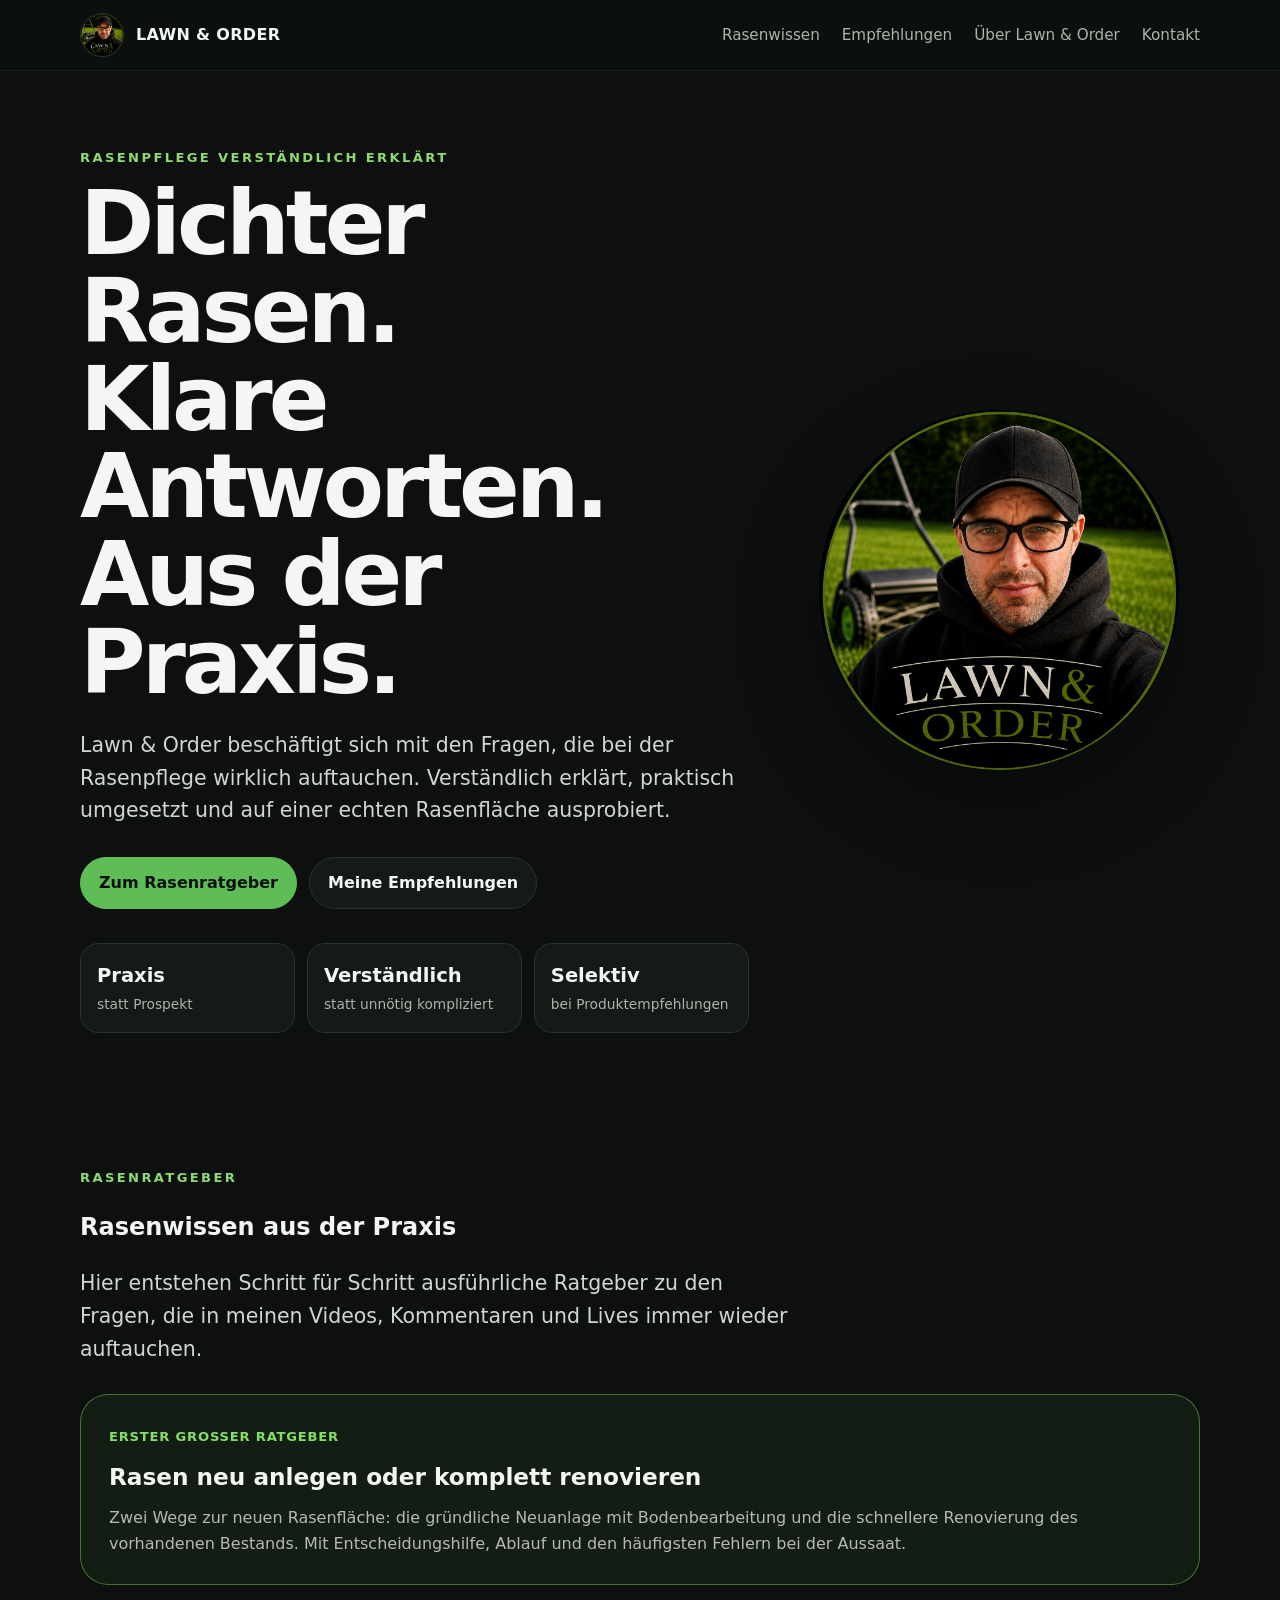
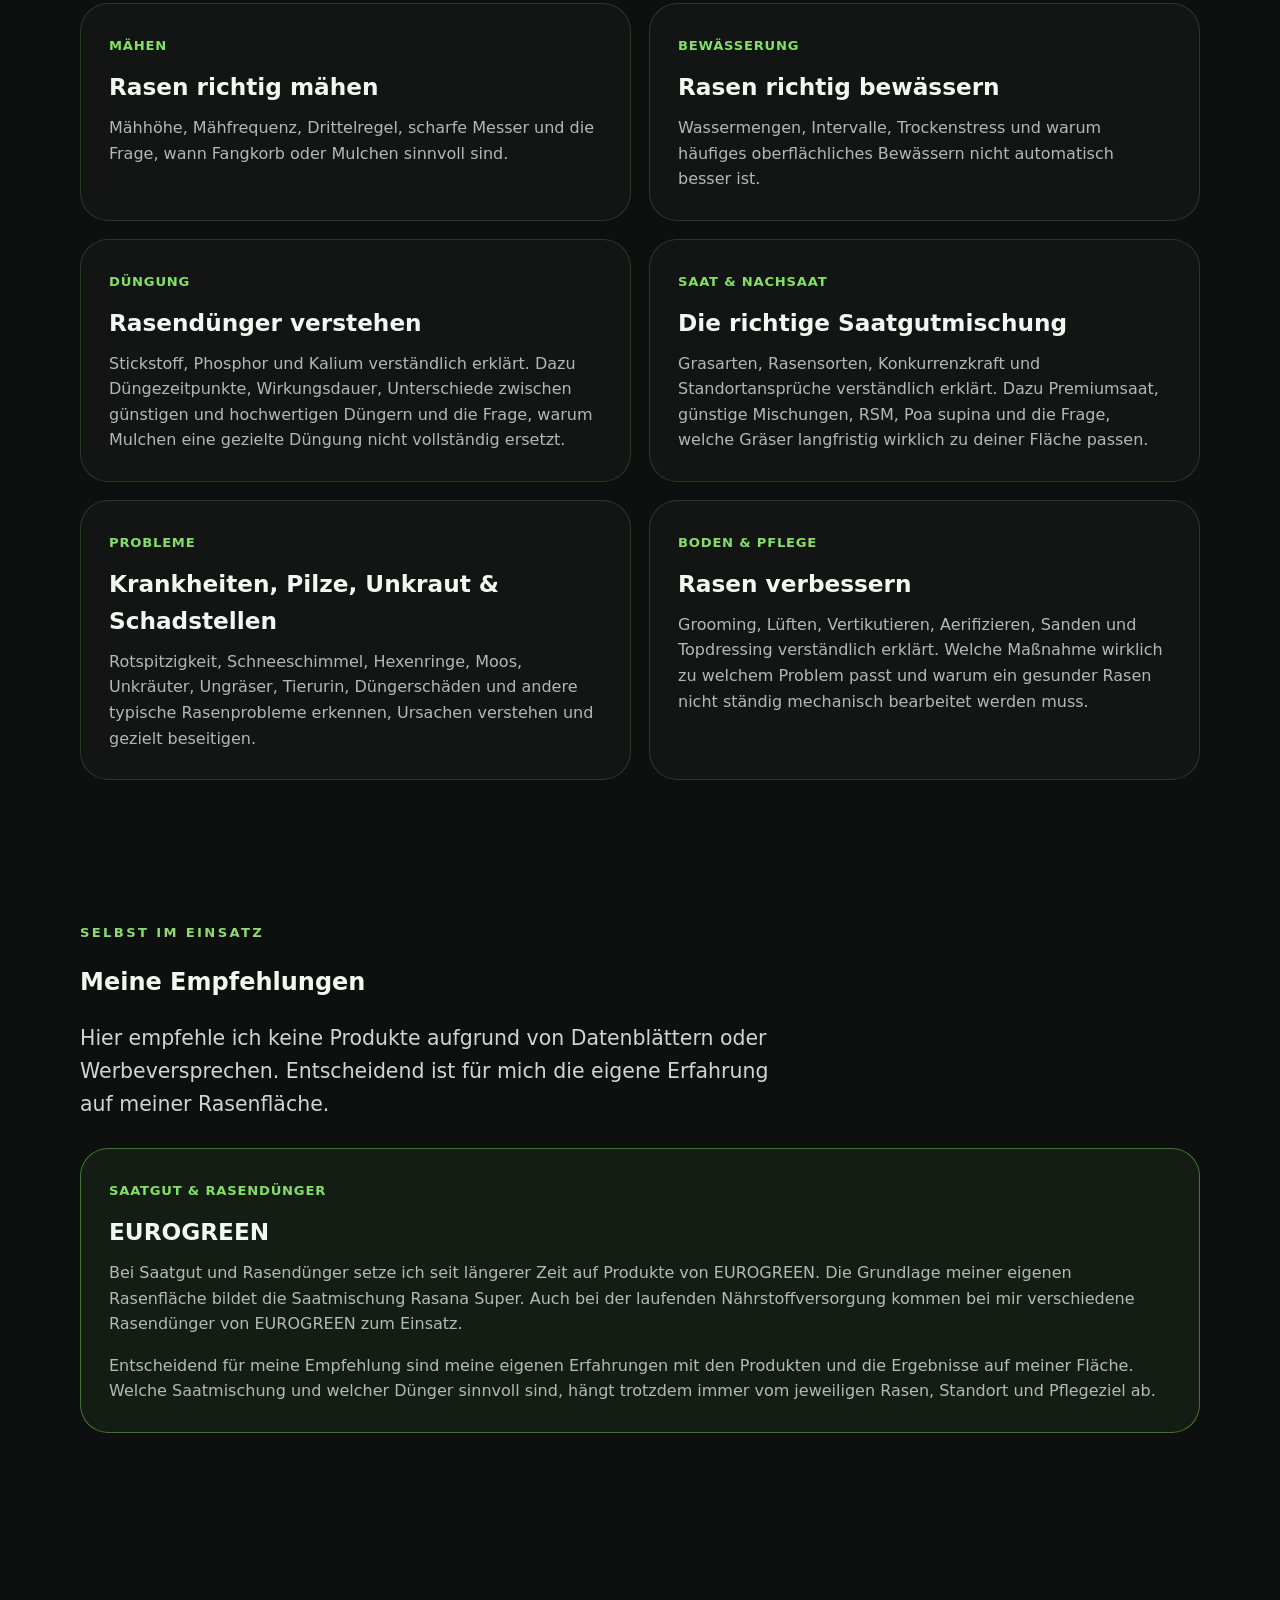
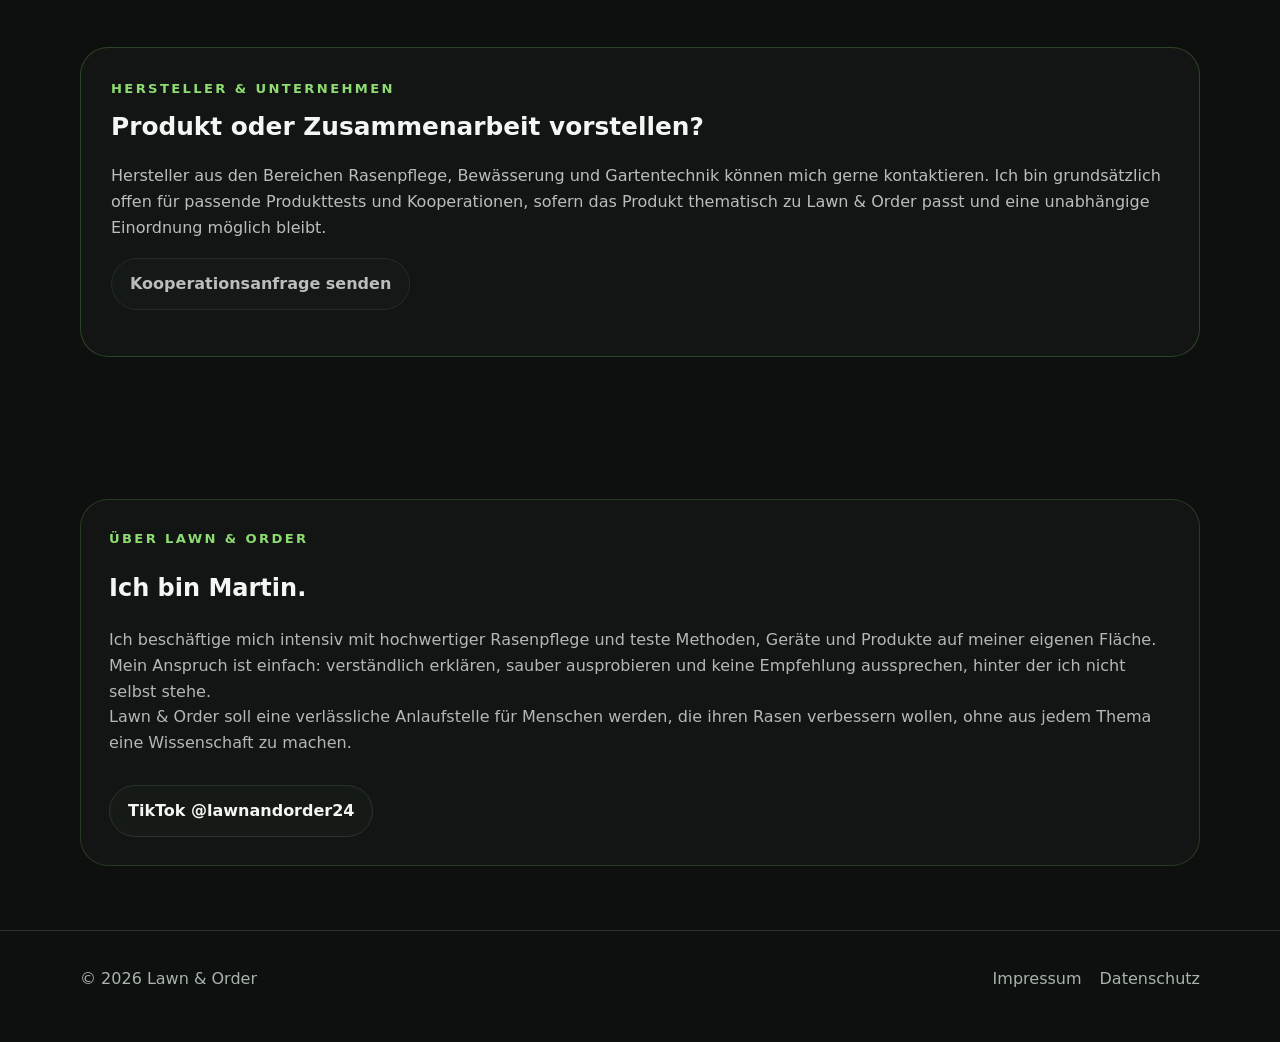
<file: index.html>
<!doctype html>
<html lang="de">
<head>
  <meta charset="utf-8">
  <meta name="viewport" content="width=device-width, initial-scale=1">

  <title>Lawn & Order | Rasenpflege verständlich erklärt</title>

  <meta name="description"
        content="Lawn & Order: verständliche Rasenpflege aus der Praxis. Wissen zu Neuanlage, Mähen, Bewässerung, Düngung, Saatgut und typischen Rasenproblemen.">

  <link rel="stylesheet" href="assets/style.css">

  <style>
    .guide-grid {
      display: grid;
      gap: 18px;
      margin-top: 28px;
    }

    .guide-card {
      display: block;
      padding: 28px;
      border: 1px solid rgba(140, 255, 110, .16);
      border-radius: 28px;
      background: rgba(255,255,255,.025);
      color: inherit;
      text-decoration: none;
    }

    .guide-card.primary-guide {
      border-color: rgba(140,255,110,.38);
      background: rgba(140,255,110,.055);
    }

    .guide-card h3 {
      margin: 10px 0 10px;
      font-size: 1.45rem;
    }

    .guide-card p {
      margin: 0;
      opacity: .72;
      line-height: 1.6;
    }

    .guide-label {
      display: inline-block;
      color: #84df67;
      font-weight: 800;
      letter-spacing: .06em;
      text-transform: uppercase;
      font-size: .82rem;
    }

    .contact-strip {
      margin-top: 72px;
      padding: 30px;
      border: 1px solid rgba(140,255,110,.2);
      border-radius: 28px;
      background: rgba(255,255,255,.025);
    }

    .contact-strip h3 {
      margin: 8px 0 12px;
      font-size: 1.55rem;
    }

    .contact-strip p {
      line-height: 1.65;
      opacity: .75;
    }

    .section-space {
      padding-top: 78px;
    }

    @media (min-width: 760px) {
      .guide-grid {
        grid-template-columns: repeat(2, 1fr);
      }

      .guide-card.primary-guide {
        grid-column: 1 / -1;
      }
    }
  </style>
</head>

<body>

<header>
  <div class="wrap nav">

    <a class="brand" href="#top">
      <img src="assets/lawn-order-profile.png" alt="Lawn & Order">
      <span>LAWN & ORDER</span>
    </a>

    <button class="menu-btn" aria-label="Menü öffnen">
      Menü
    </button>

    <nav>
      <a href="#wissen">Rasenwissen</a>
      <a href="#empfehlungen">Empfehlungen</a>
      <a href="#ueber">Über Lawn & Order</a>
      <a href="#kontakt">Kontakt</a>
    </nav>

  </div>
</header>


<main id="top">

  <!-- HERO -->
  <section class="hero">
    <div class="wrap hero-grid">

      <div>
        <div class="kicker">RASENPFLEGE VERSTÄNDLICH ERKLÄRT</div>

        <h1>
          Dichter Rasen.<br>
          Klare Antworten.<br>
          Aus der Praxis.
        </h1>

        <p class="lead">
          Lawn & Order beschäftigt sich mit den Fragen, die bei der
          Rasenpflege wirklich auftauchen. Verständlich erklärt,
          praktisch umgesetzt und auf einer echten Rasenfläche ausprobiert.
        </p>

        <div class="actions">
          <a class="btn primary" href="#wissen">Zum Rasenratgeber</a>
          <a class="btn" href="#empfehlungen">Meine Empfehlungen</a>
        </div>

        <div class="stats">

          <div class="stat">
            <strong>Praxis</strong>
            <span>statt Prospekt</span>
          </div>

          <div class="stat">
            <strong>Verständlich</strong>
            <span>statt unnötig kompliziert</span>
          </div>

          <div class="stat">
            <strong>Selektiv</strong>
            <span>bei Produktempfehlungen</span>
          </div>

        </div>
      </div>

      <div class="hero-logo">
        <img src="assets/lawn-order-profile.png"
             alt="Martin von Lawn & Order">
      </div>

    </div>
  </section>


  <!-- RATGEBER -->
  <section id="wissen" class="section-space">
    <div class="wrap">

      <div class="kicker">RASENRATGEBER</div>
      <h2>Rasenwissen aus der Praxis</h2>

      <p class="lead">
        Hier entstehen Schritt für Schritt ausführliche Ratgeber zu den
        Fragen, die in meinen Videos, Kommentaren und Lives immer wieder
        auftauchen.
      </p>


      <div class="guide-grid">

        <a class="guide-card primary-guide"
           href="rasen-neu-anlegen.html">

          <span class="guide-label">Erster großer Ratgeber</span>

          <h3>Rasen neu anlegen oder komplett renovieren</h3>

          <p>
            Zwei Wege zur neuen Rasenfläche: die gründliche Neuanlage
            mit Bodenbearbeitung und die schnellere Renovierung des
            vorhandenen Bestands. Mit Entscheidungshilfe, Ablauf und
            den häufigsten Fehlern bei der Aussaat.
          </p>

        </a>


        <a class="guide-card"
           href="rasen-richtig-maehen.html">

          <span class="guide-label">Mähen</span>

          <h3>Rasen richtig mähen</h3>

          <p>
            Mähhöhe, Mähfrequenz, Drittelregel, scharfe Messer und die
            Frage, wann Fangkorb oder Mulchen sinnvoll sind.
          </p>

        </a>


        <a class="guide-card"
           href="rasen-richtig-bewaessern.html">

          <span class="guide-label">Bewässerung</span>

          <h3>Rasen richtig bewässern</h3>

          <p>
            Wassermengen, Intervalle, Trockenstress und warum häufiges
            oberflächliches Bewässern nicht automatisch besser ist.
          </p>

        </a>


        <a class="guide-card"
           href="rasenduenger-verstehen.html">

          <span class="guide-label">Düngung</span>

          <h3>Rasendünger verstehen</h3>

          <p>
            Stickstoff, Phosphor und Kalium verständlich erklärt.
            Dazu Düngezeitpunkte, Wirkungsdauer, Unterschiede zwischen
            günstigen und hochwertigen Düngern und die Frage, warum
            Mulchen eine gezielte Düngung nicht vollständig ersetzt.
          </p>

        </a>


        <a class="guide-card"
           href="rasensaat-verstehen.html">

          <span class="guide-label">Saat & Nachsaat</span>

          <h3>Die richtige Saatgutmischung</h3>

          <p>
            Grasarten, Rasensorten, Konkurrenzkraft und Standortansprüche
            verständlich erklärt. Dazu Premiumsaat, günstige Mischungen,
            RSM, Poa supina und die Frage, welche Gräser langfristig
            wirklich zu deiner Fläche passen.
          </p>

        </a>


        <a class="guide-card"
           href="rasenprobleme.html">

          <span class="guide-label">Probleme</span>

          <h3>Krankheiten, Pilze, Unkraut & Schadstellen</h3>

          <p>
            Rotspitzigkeit, Schneeschimmel, Hexenringe, Moos, Unkräuter,
            Ungräser, Tierurin, Düngerschäden und andere typische
            Rasenprobleme erkennen, Ursachen verstehen und gezielt
            beseitigen.
          </p>

        </a>


        <a class="guide-card"
           href="rasen-verbessern.html">

          <span class="guide-label">Boden & Pflege</span>

          <h3>Rasen verbessern</h3>

          <p>
            Grooming, Lüften, Vertikutieren, Aerifizieren, Sanden und
            Topdressing verständlich erklärt. Welche Maßnahme wirklich
            zu welchem Problem passt und warum ein gesunder Rasen nicht
            ständig mechanisch bearbeitet werden muss.
          </p>

        </a>

      </div>
    </div>
  </section>


  <!-- EMPFEHLUNGEN -->
  <section id="empfehlungen" class="section-space">
    <div class="wrap">

      <div class="kicker">SELBST IM EINSATZ</div>
      <h2>Meine Empfehlungen</h2>

      <p class="lead">
        Hier empfehle ich keine Produkte aufgrund von Datenblättern
        oder Werbeversprechen. Entscheidend ist für mich die eigene
        Erfahrung auf meiner Rasenfläche.
      </p>


      <div class="guide-grid">

        <div class="guide-card primary-guide">

          <span class="guide-label">Saatgut & Rasendünger</span>

          <h3>EUROGREEN</h3>

          <p>
            Bei Saatgut und Rasendünger setze ich seit längerer Zeit
            auf Produkte von EUROGREEN. Die Grundlage meiner eigenen
            Rasenfläche bildet die Saatmischung Rasana Super.
            Auch bei der laufenden Nährstoffversorgung kommen bei mir
            verschiedene Rasendünger von EUROGREEN zum Einsatz.
          </p>

          <p style="margin-top: 16px;">
            Entscheidend für meine Empfehlung sind meine eigenen
            Erfahrungen mit den Produkten und die Ergebnisse auf meiner
            Fläche. Welche Saatmischung und welcher Dünger sinnvoll sind,
            hängt trotzdem immer vom jeweiligen Rasen, Standort und
            Pflegeziel ab.
          </p>

        </div>

      </div>

    </div>
  </section>


  <!-- HERSTELLERKONTAKT -->
  <section id="kontakt" class="section-space">
    <div class="wrap">

      <div class="contact-strip">

        <div class="kicker">HERSTELLER & UNTERNEHMEN</div>

        <h3>Produkt oder Zusammenarbeit vorstellen?</h3>

        <p>
          Hersteller aus den Bereichen Rasenpflege, Bewässerung und
          Gartentechnik können mich gerne kontaktieren. Ich bin
          grundsätzlich offen für passende Produkttests und Kooperationen,
          sofern das Produkt thematisch zu Lawn & Order passt und eine
          unabhängige Einordnung möglich bleibt.
        </p>

        <p>
          <a class="btn"
             href="mailto:passonmartin@gmx.de?subject=Kooperationsanfrage%20Lawn%20%26%20Order">
            Kooperationsanfrage senden
          </a>
        </p>

      </div>

    </div>
  </section>


  <!-- ÜBER MICH -->
  <section id="ueber" class="section-space">
    <div class="wrap">

      <div class="guide-card">

        <div class="kicker">ÜBER LAWN & ORDER</div>

        <h2>Ich bin Martin.</h2>

        <p>
          Ich beschäftige mich intensiv mit hochwertiger Rasenpflege
          und teste Methoden, Geräte und Produkte auf meiner eigenen
          Fläche.
        </p>

        <p>
          Mein Anspruch ist einfach: verständlich erklären,
          sauber ausprobieren und keine Empfehlung aussprechen,
          hinter der ich nicht selbst stehe.
        </p>

        <p>
          Lawn & Order soll eine verlässliche Anlaufstelle für Menschen
          werden, die ihren Rasen verbessern wollen, ohne aus jedem
          Thema eine Wissenschaft zu machen.
        </p>


        <div class="actions">

          <a class="btn"
             href="https://www.tiktok.com/@lawnandorder24"
             target="_blank"
             rel="noopener">
            TikTok @lawnandorder24
          </a>

        </div>

      </div>

    </div>
  </section>

</main>


<footer>
  <div class="wrap footer-grid">

    <div>
      © <span id="year"></span> Lawn & Order
    </div>

    <div class="footer-links">
      <a href="impressum.html">Impressum</a>
      <a href="datenschutz.html">Datenschutz</a>
    </div>

  </div>
</footer>


<script src="assets/site.js"></script>

<!-- Cloudflare Web Analytics -->
<script type="module"
        src="https://static.cloudflareinsights.com/beacon.min.js"
        data-cf-beacon='{"token":"a2f7cc6054b54eefbcc6976ba16e450b"}'>
</script>
<!-- End Cloudflare Web Analytics -->

</body>
</html>
</file>
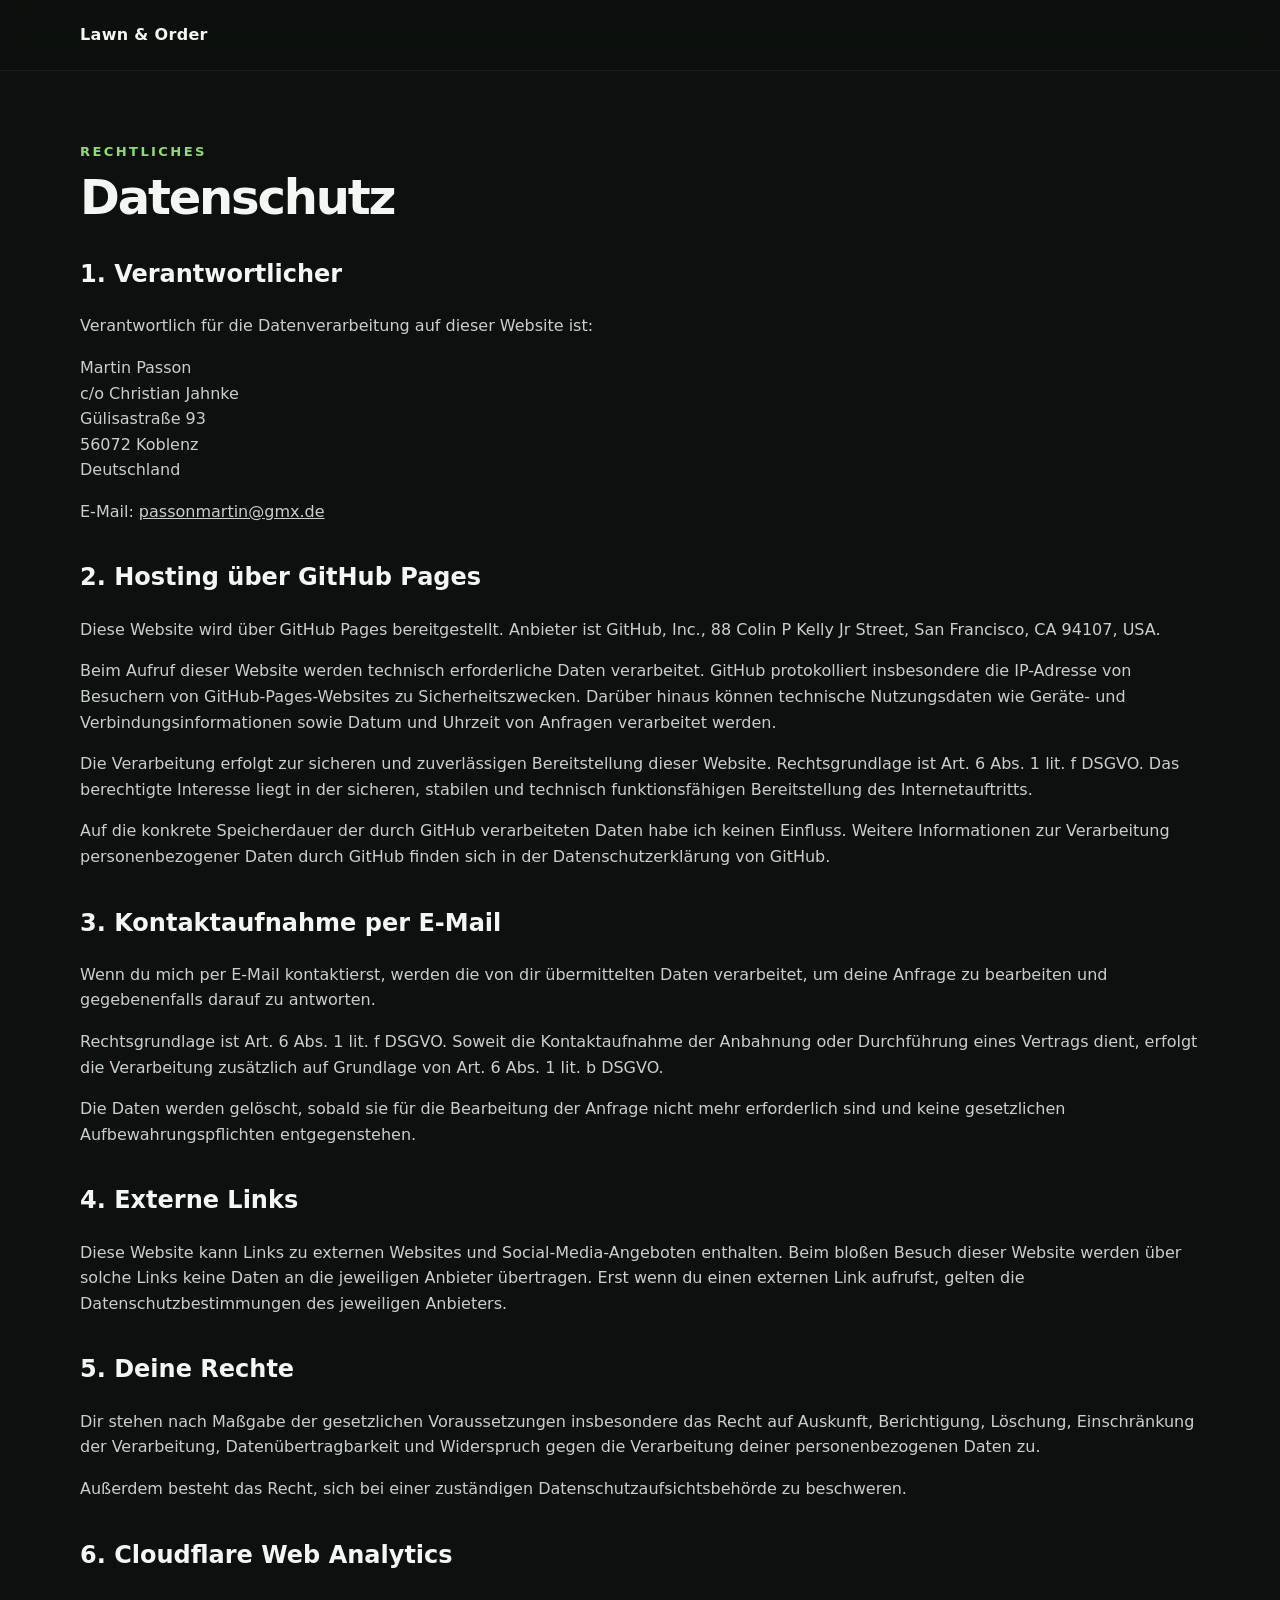
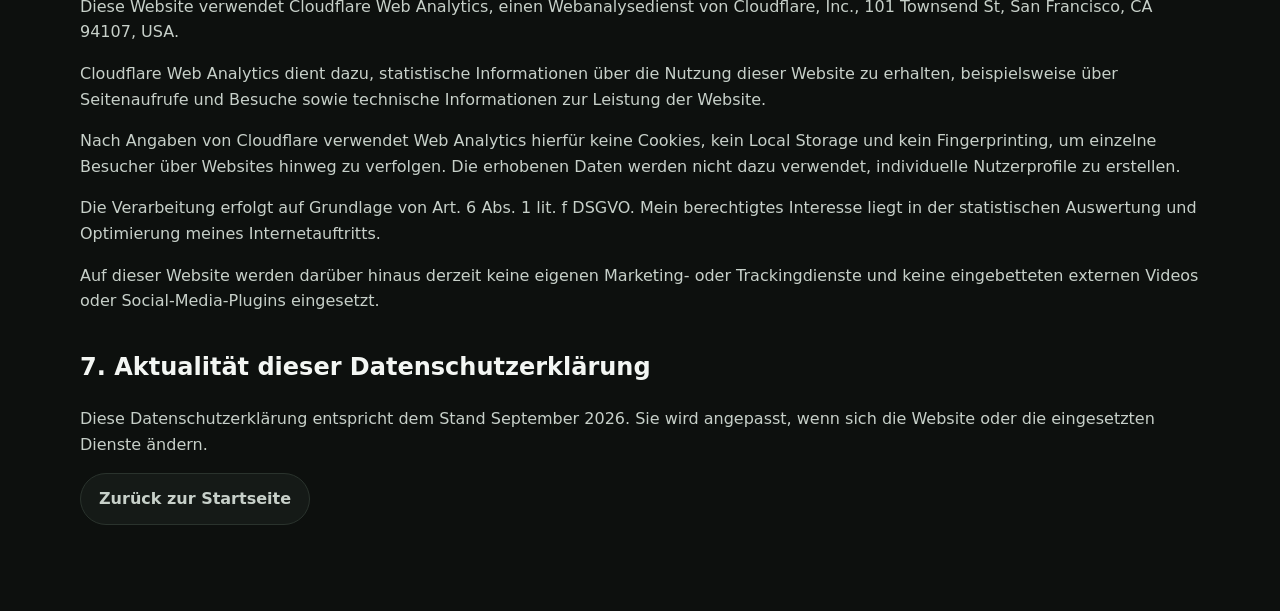
<file: datenschutz.html>
<!doctype html>
<html lang="de">
<head>
  <meta charset="utf-8">
  <meta name="viewport" content="width=device-width, initial-scale=1">
  <title>Datenschutz | Lawn & Order</title>
  <link rel="stylesheet" href="assets/style.css">
</head>

<body>
  <header>
    <div class="wrap nav">
      <a class="brand" href="index.html">Lawn & Order</a>
    </div>
  </header>

  <main class="legal">
    <div class="wrap">
      <div class="kicker">Rechtliches</div>
      <h1>Datenschutz</h1>

      <h2>1. Verantwortlicher</h2>
      <p>
        Verantwortlich für die Datenverarbeitung auf dieser Website ist:
      </p>

      <p>
        Martin Passon<br>
        c/o Christian Jahnke<br>
        Gülisastraße 93<br>
        56072 Koblenz<br>
        Deutschland
      </p>

      <p>
        E-Mail:
        <a href="mailto:passonmartin@gmx.de">passonmartin@gmx.de</a>
      </p>

      <h2>2. Hosting über GitHub Pages</h2>
      <p>
        Diese Website wird über GitHub Pages bereitgestellt.
        Anbieter ist GitHub, Inc., 88 Colin P Kelly Jr Street,
        San Francisco, CA 94107, USA.
      </p>

      <p>
        Beim Aufruf dieser Website werden technisch erforderliche Daten
        verarbeitet. GitHub protokolliert insbesondere die IP-Adresse
        von Besuchern von GitHub-Pages-Websites zu Sicherheitszwecken.
        Darüber hinaus können technische Nutzungsdaten wie Geräte- und
        Verbindungsinformationen sowie Datum und Uhrzeit von Anfragen
        verarbeitet werden.
      </p>

      <p>
        Die Verarbeitung erfolgt zur sicheren und zuverlässigen
        Bereitstellung dieser Website. Rechtsgrundlage ist Art. 6 Abs. 1
        lit. f DSGVO. Das berechtigte Interesse liegt in der sicheren,
        stabilen und technisch funktionsfähigen Bereitstellung des
        Internetauftritts.
      </p>

      <p>
        Auf die konkrete Speicherdauer der durch GitHub verarbeiteten
        Daten habe ich keinen Einfluss. Weitere Informationen zur
        Verarbeitung personenbezogener Daten durch GitHub finden sich
        in der Datenschutzerklärung von GitHub.
      </p>

      <h2>3. Kontaktaufnahme per E-Mail</h2>
      <p>
        Wenn du mich per E-Mail kontaktierst, werden die von dir
        übermittelten Daten verarbeitet, um deine Anfrage zu bearbeiten
        und gegebenenfalls darauf zu antworten.
      </p>

      <p>
        Rechtsgrundlage ist Art. 6 Abs. 1 lit. f DSGVO. Soweit die
        Kontaktaufnahme der Anbahnung oder Durchführung eines Vertrags
        dient, erfolgt die Verarbeitung zusätzlich auf Grundlage von
        Art. 6 Abs. 1 lit. b DSGVO.
      </p>

      <p>
        Die Daten werden gelöscht, sobald sie für die Bearbeitung der
        Anfrage nicht mehr erforderlich sind und keine gesetzlichen
        Aufbewahrungspflichten entgegenstehen.
      </p>

      <h2>4. Externe Links</h2>
      <p>
        Diese Website kann Links zu externen Websites und
        Social-Media-Angeboten enthalten. Beim bloßen Besuch dieser
        Website werden über solche Links keine Daten an die jeweiligen
        Anbieter übertragen. Erst wenn du einen externen Link aufrufst,
        gelten die Datenschutzbestimmungen des jeweiligen Anbieters.
      </p>

      <h2>5. Deine Rechte</h2>
      <p>
        Dir stehen nach Maßgabe der gesetzlichen Voraussetzungen
        insbesondere das Recht auf Auskunft, Berichtigung, Löschung,
        Einschränkung der Verarbeitung, Datenübertragbarkeit und
        Widerspruch gegen die Verarbeitung deiner personenbezogenen
        Daten zu.
      </p>

      <p>
        Außerdem besteht das Recht, sich bei einer zuständigen
        Datenschutzaufsichtsbehörde zu beschweren.
      </p>

      <h2>6. Cloudflare Web Analytics</h2>
<p>
  Diese Website verwendet Cloudflare Web Analytics, einen
  Webanalysedienst von Cloudflare, Inc., 101 Townsend St,
  San Francisco, CA 94107, USA.
</p>

<p>
  Cloudflare Web Analytics dient dazu, statistische Informationen
  über die Nutzung dieser Website zu erhalten, beispielsweise über
  Seitenaufrufe und Besuche sowie technische Informationen zur
  Leistung der Website.
</p>

<p>
  Nach Angaben von Cloudflare verwendet Web Analytics hierfür keine
  Cookies, kein Local Storage und kein Fingerprinting, um einzelne
  Besucher über Websites hinweg zu verfolgen. Die erhobenen Daten
  werden nicht dazu verwendet, individuelle Nutzerprofile zu erstellen.
</p>

<p>
  Die Verarbeitung erfolgt auf Grundlage von Art. 6 Abs. 1 lit. f
  DSGVO. Mein berechtigtes Interesse liegt in der statistischen
  Auswertung und Optimierung meines Internetauftritts.
</p>

<p>
  Auf dieser Website werden darüber hinaus derzeit keine eigenen
  Marketing- oder Trackingdienste und keine eingebetteten externen
  Videos oder Social-Media-Plugins eingesetzt.
</p>

      <h2>7. Aktualität dieser Datenschutzerklärung</h2>
      <p>
        Diese Datenschutzerklärung entspricht dem Stand September 2026.
        Sie wird angepasst, wenn sich die Website oder die eingesetzten
        Dienste ändern.
      </p>

      <p>
        <a class="btn" href="index.html">Zurück zur Startseite</a>
      </p>
    </div>
  </main>
</body>
</html>
</file>
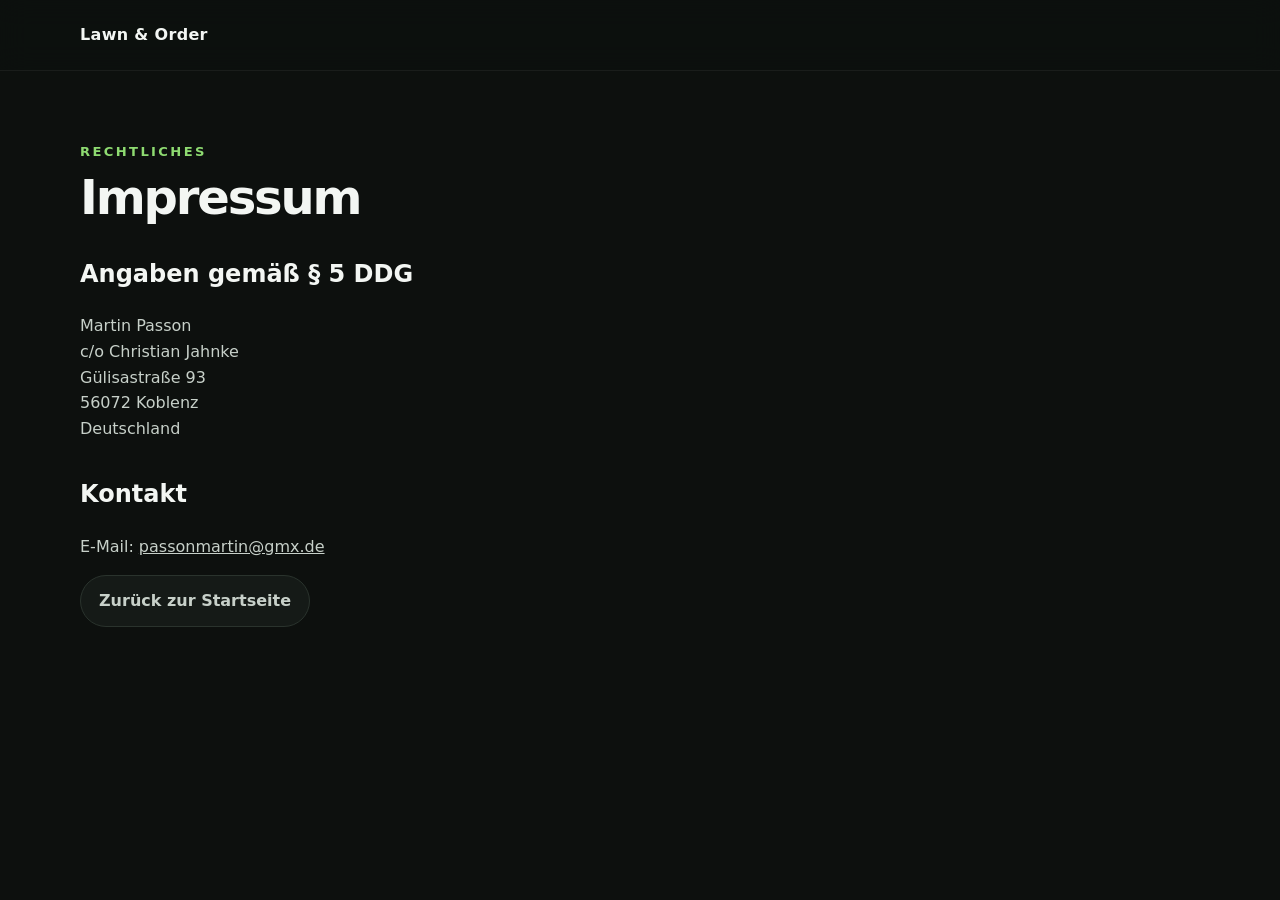
<file: impressum.html>
<!doctype html>
<html lang="de">
<head>
  <meta charset="utf-8">
  <meta name="viewport" content="width=device-width, initial-scale=1">
  <title>Impressum | Lawn & Order</title>
  <link rel="stylesheet" href="assets/style.css">
</head>

<body>
  <header>
    <div class="wrap nav">
      <a class="brand" href="index.html">Lawn & Order</a>
    </div>
  </header>

  <main class="legal">
    <div class="wrap">
      <div class="kicker">Rechtliches</div>
      <h1>Impressum</h1>

      <h2>Angaben gemäß § 5 DDG</h2>
      <p>
        Martin Passon<br>
        c/o Christian Jahnke<br>
        Gülisastraße 93<br>
        56072 Koblenz<br>
        Deutschland
      </p>

      <h2>Kontakt</h2>
      <p>
        E-Mail:
        <a href="mailto:passonmartin@gmx.de">passonmartin@gmx.de</a>
      </p>

      <p>
        <a class="btn" href="index.html">Zurück zur Startseite</a>
      </p>
    </div>
  </main>

<!-- Cloudflare Web Analytics -->
<script type="module" src="https://static.cloudflareinsights.com/beacon.min.js"
        data-cf-beacon='{"token":"DEIN-TOKEN"}'></script>
<!-- End Cloudflare Web Analytics -->

</body>
</html>
</file>
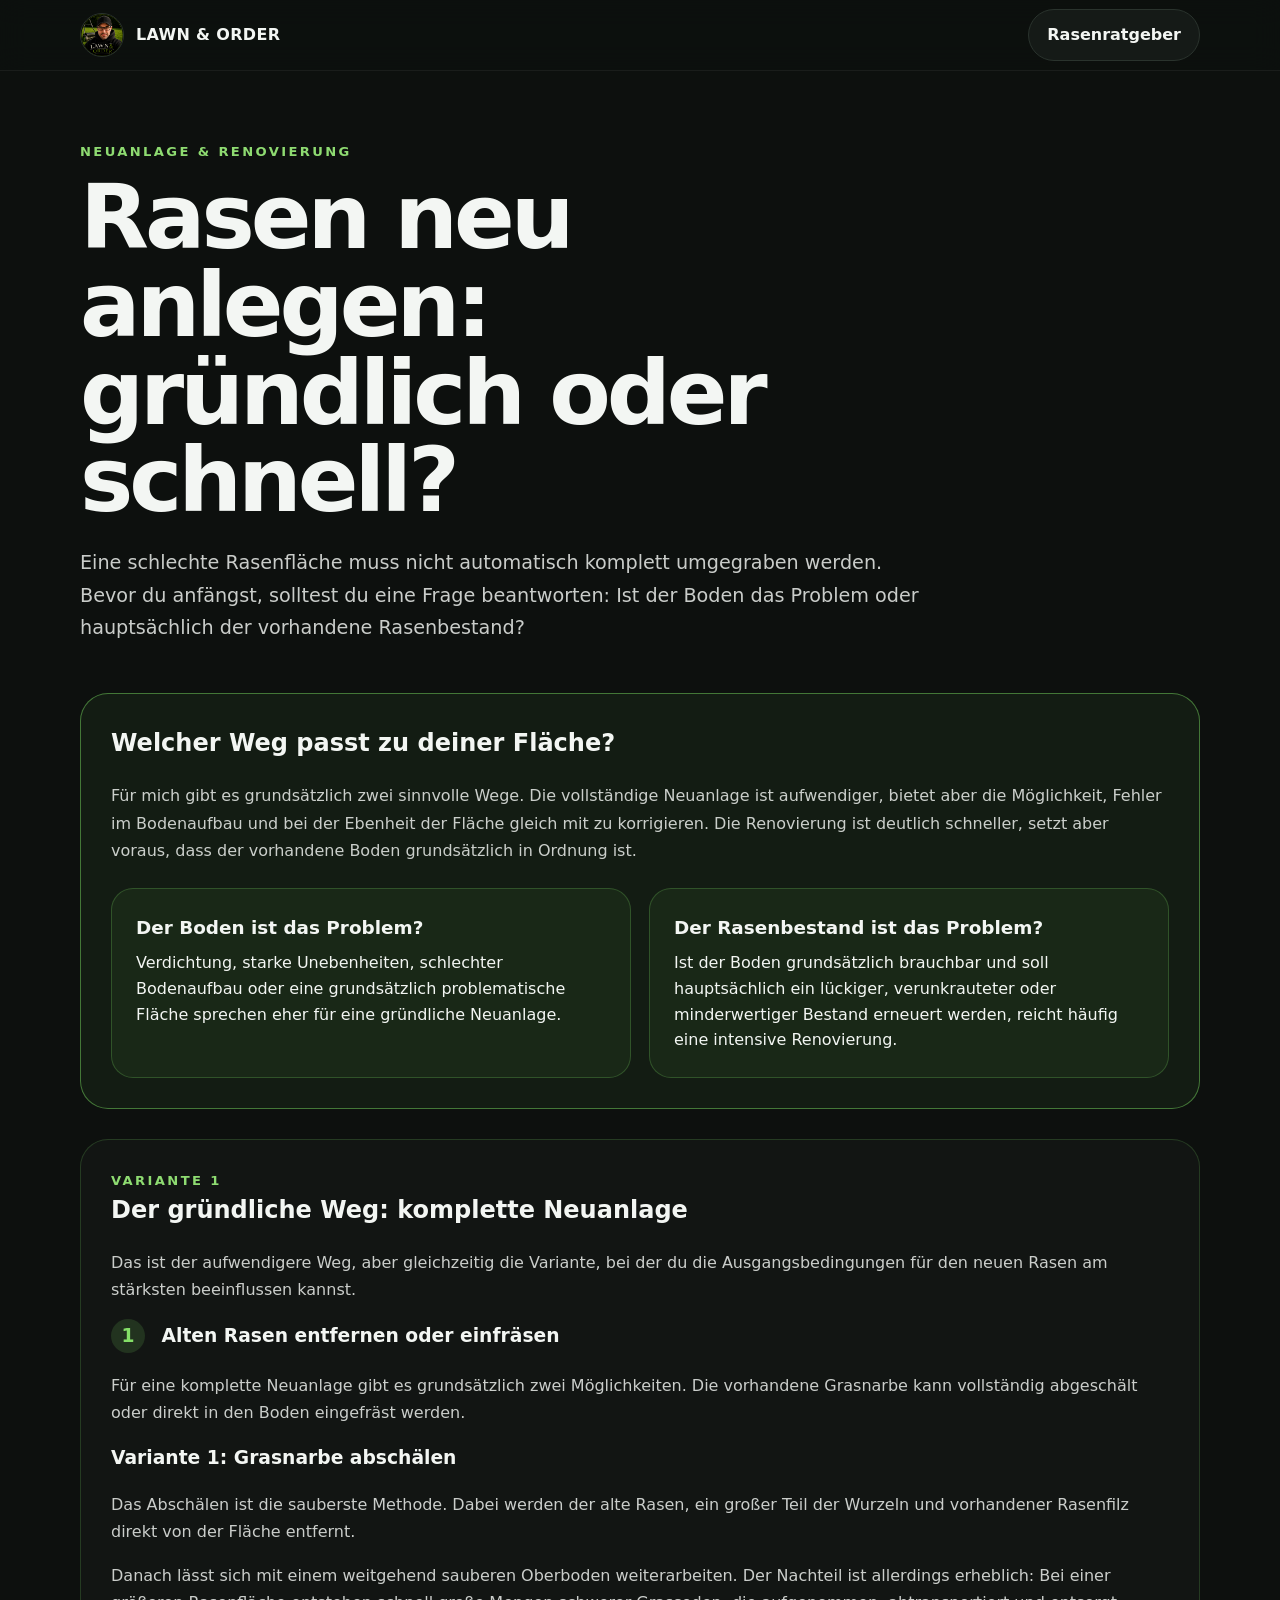
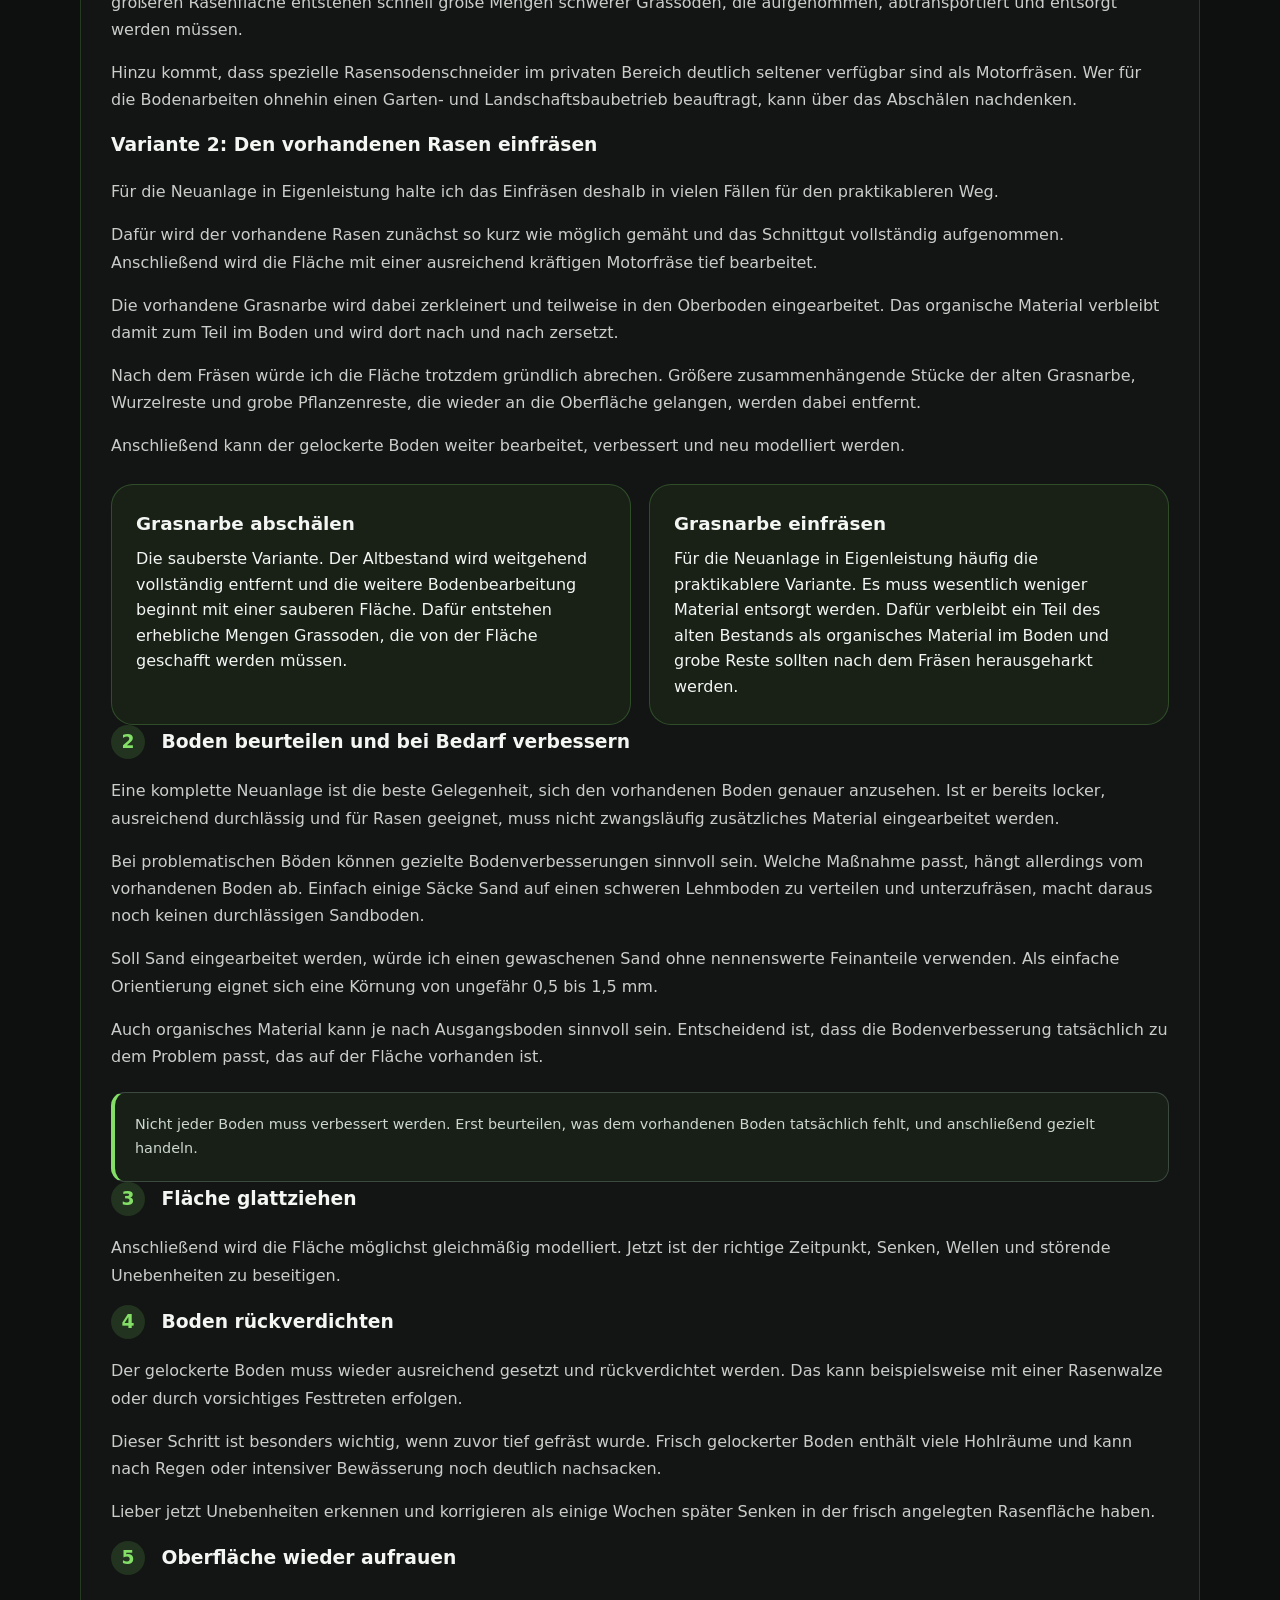
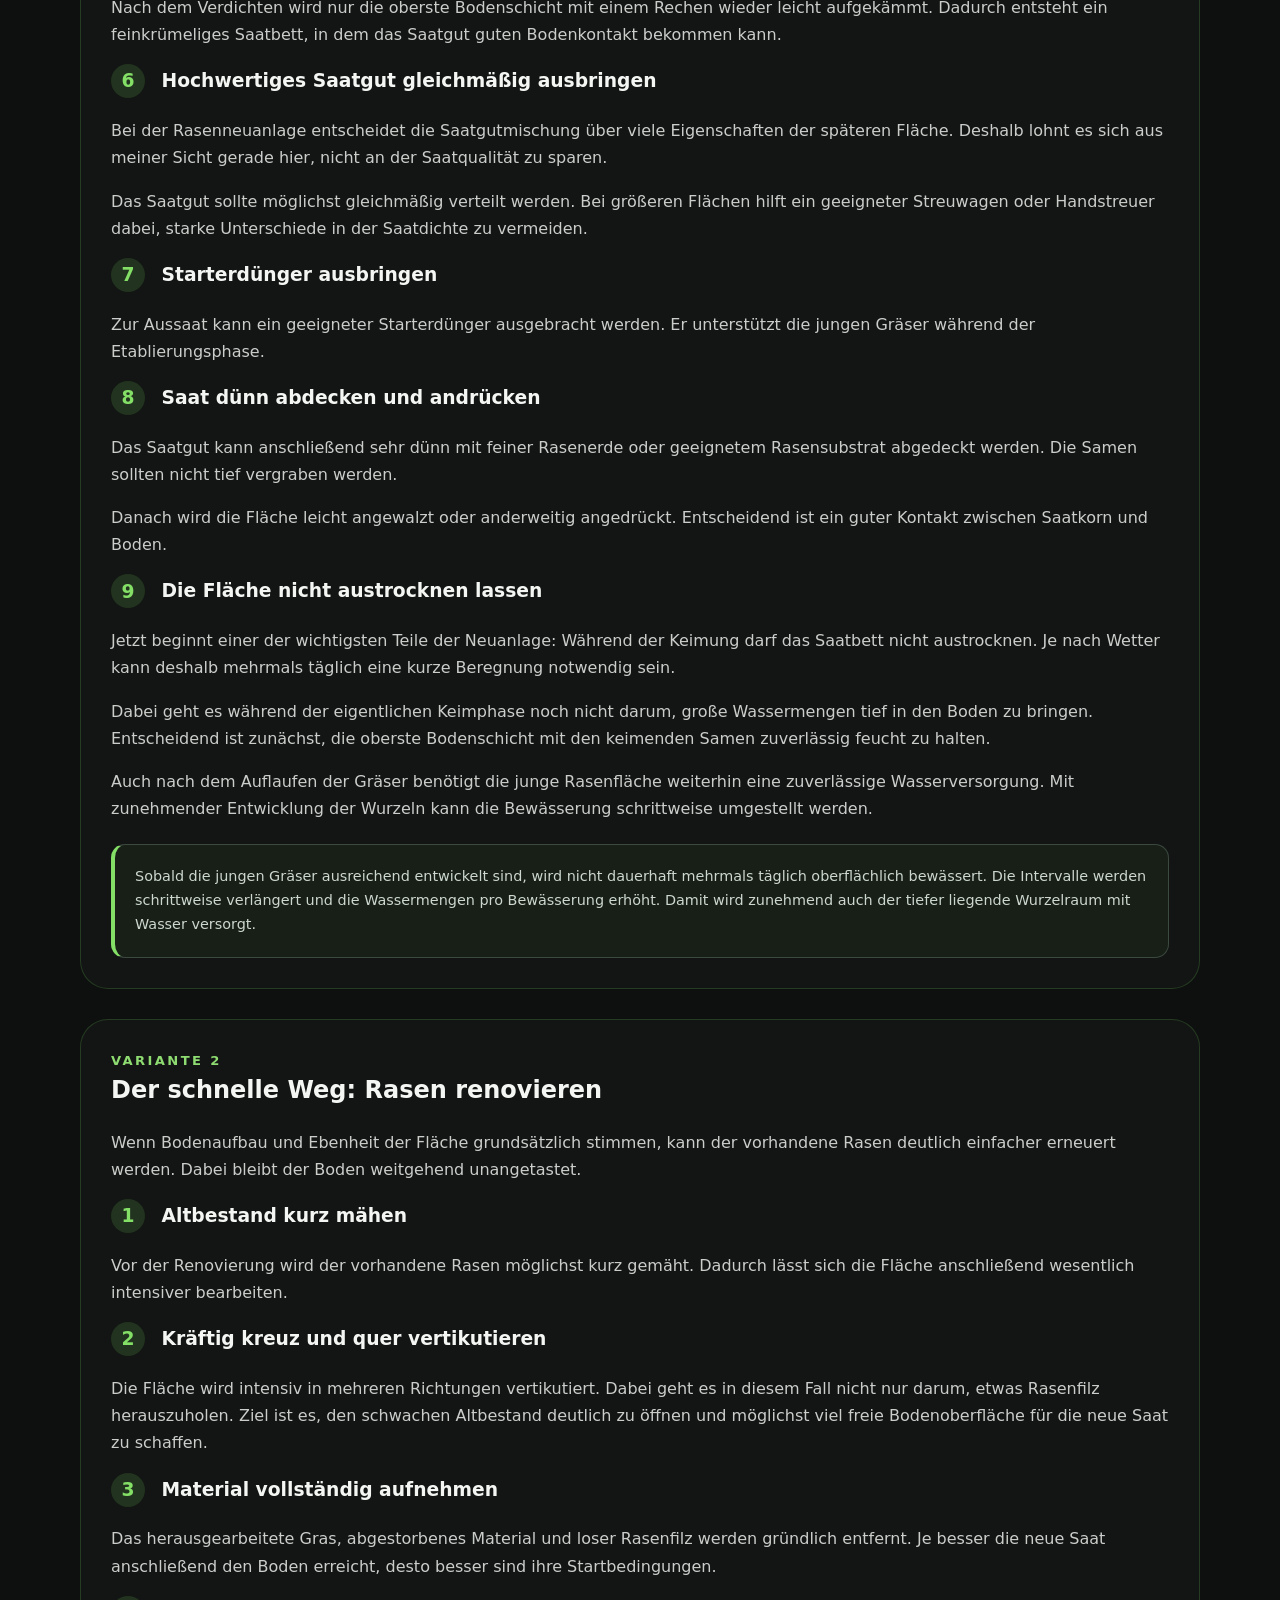
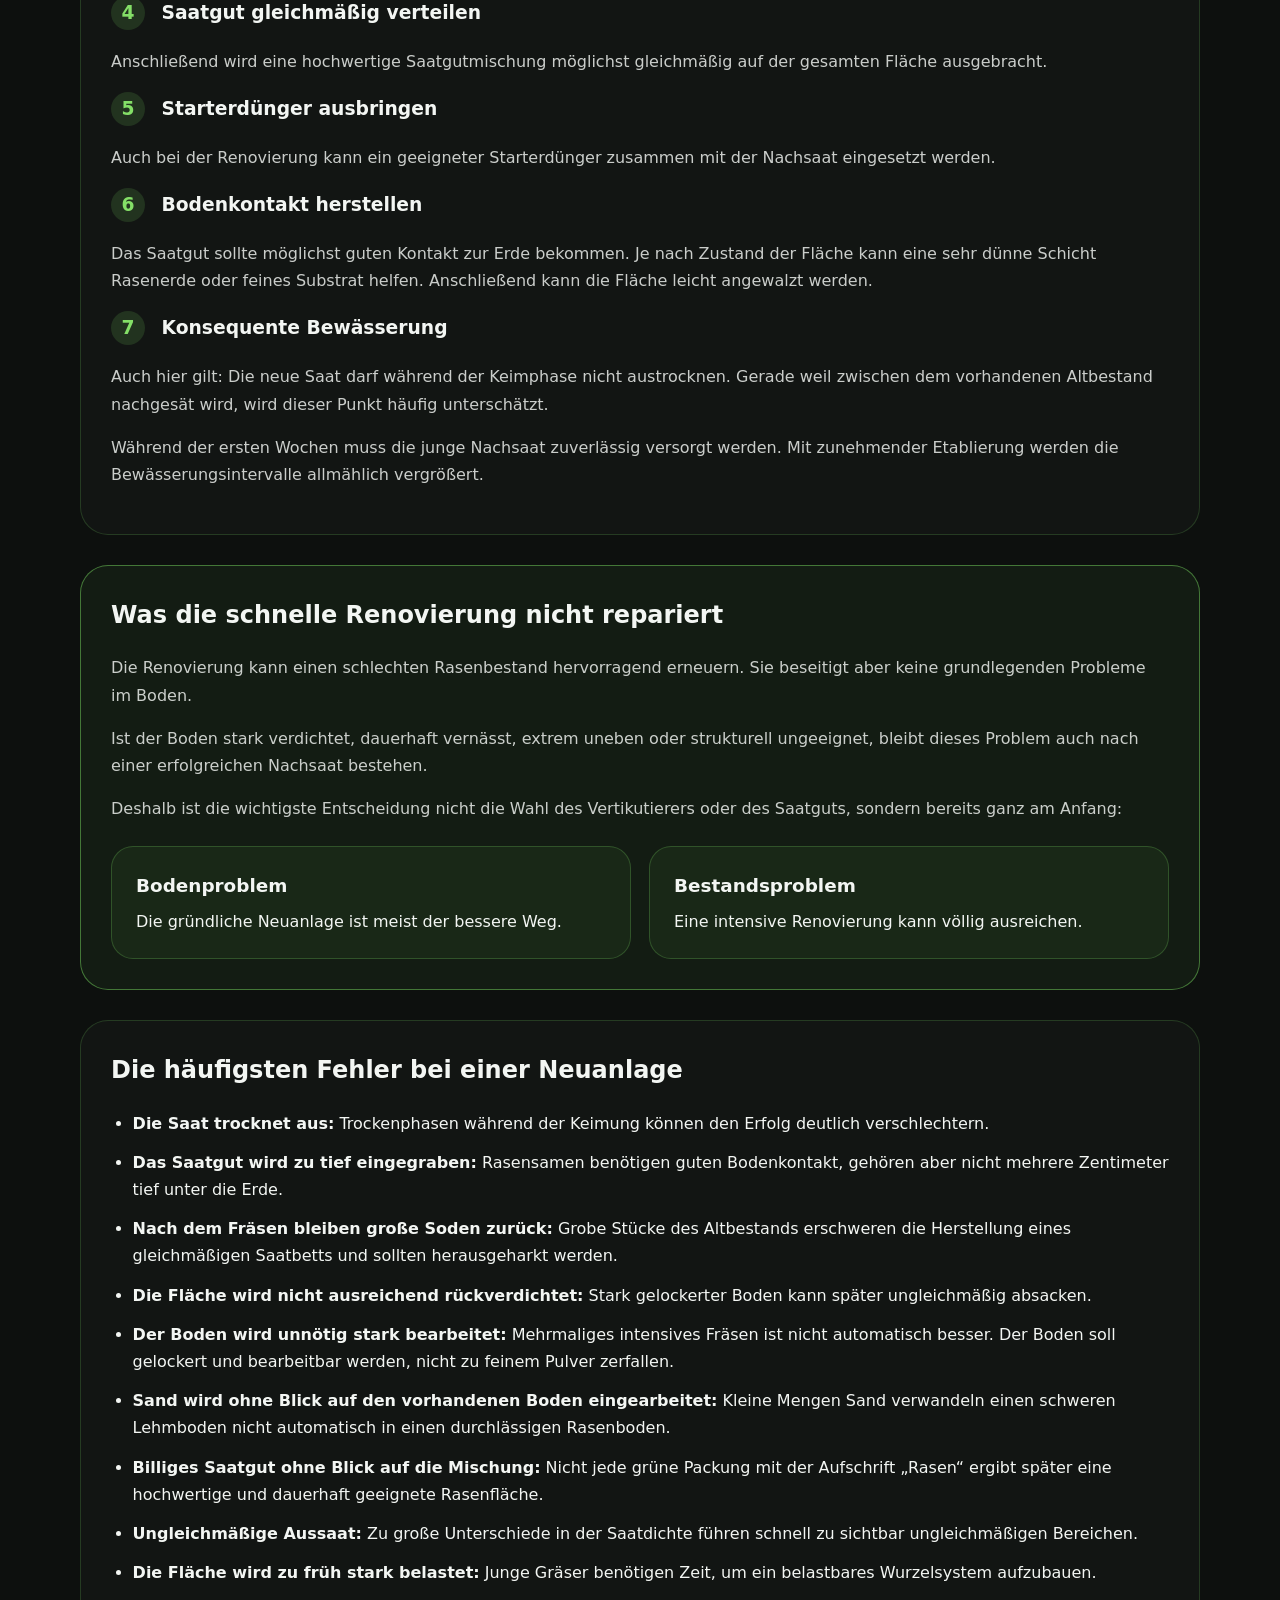
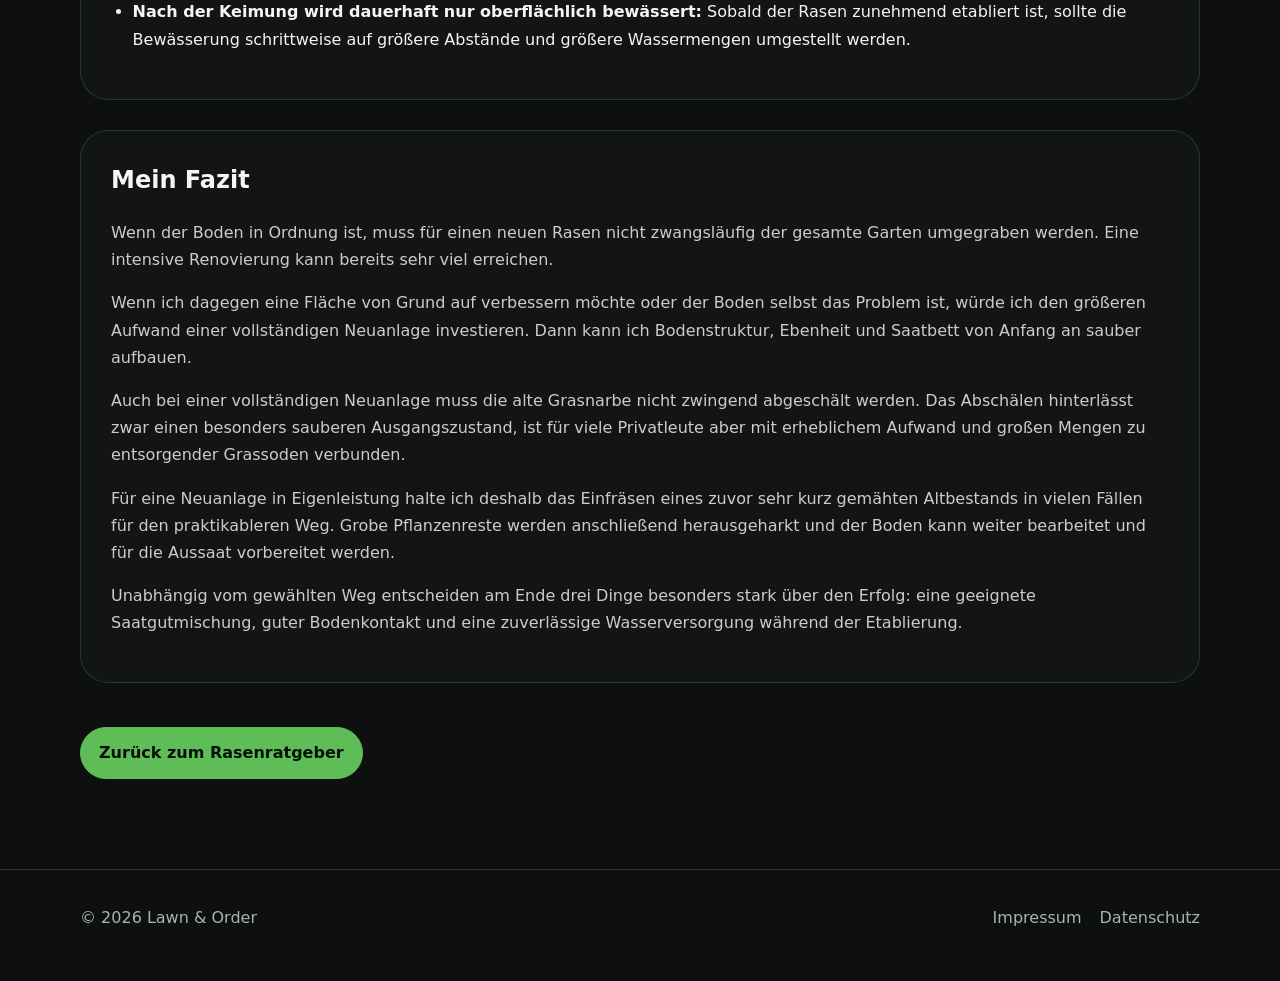
<file: rasen-neu-anlegen.html>
<!doctype html>
<html lang="de">
<head>
  <meta charset="utf-8">
  <meta name="viewport" content="width=device-width, initial-scale=1">

  <title>Rasen neu anlegen oder renovieren | Lawn & Order</title>

  <meta name="description"
        content="Rasen neu anlegen oder vorhandenen Rasen renovieren: zwei Wege zur neuen Rasenfläche mit Bodenbearbeitung, Saat, Starterdünger und richtiger Bewässerung.">

  <link rel="stylesheet" href="assets/style.css">

  <style>
    .article {
      padding: 70px 0 90px;
    }

    .article-head {
      max-width: 850px;
      margin-bottom: 48px;
    }

    .article-head h1 {
      margin-bottom: 22px;
    }

    .article-intro {
      font-size: 1.2rem;
      line-height: 1.7;
      opacity: .82;
    }

    .article-block {
      margin-top: 30px;
      padding: 30px;
      border: 1px solid rgba(140,255,110,.16);
      border-radius: 28px;
      background: rgba(255,255,255,.025);
    }

    .article-block.highlight {
      border-color: rgba(140,255,110,.4);
      background: rgba(140,255,110,.05);
    }

    .article-block h2,
    .article-block h3 {
      margin-top: 0;
    }

    .article-block p,
    .article-block li {
      line-height: 1.7;
    }

    .article-block p {
      opacity: .82;
    }

    .article-block ul,
    .article-block ol {
      padding-left: 1.35rem;
    }

    .article-block li {
      margin-bottom: 12px;
    }

    .decision {
      display: grid;
      gap: 18px;
      margin-top: 24px;
    }

    .decision-card {
      padding: 24px;
      border-radius: 22px;
      background: rgba(140,255,110,.055);
      border: 1px solid rgba(140,255,110,.2);
    }

    .decision-card strong {
      display: block;
      margin-bottom: 8px;
      font-size: 1.15rem;
    }

    .step-number {
      display: inline-flex;
      align-items: center;
      justify-content: center;
      width: 34px;
      height: 34px;
      margin-right: 10px;
      border-radius: 50%;
      background: rgba(140,255,110,.13);
      color: #84df67;
      font-weight: 800;
    }

    .note {
      margin-top: 22px;
      padding: 20px;
      border-left: 4px solid #84df67;
      background: rgba(140,255,110,.045);
      line-height: 1.65;
    }

    .back-area {
      margin-top: 44px;
    }

    @media (min-width: 760px) {
      .decision {
        grid-template-columns: 1fr 1fr;
      }
    }
  </style>
</head>

<body>

<header>
  <div class="wrap nav">

    <a class="brand" href="index.html">
      <img src="assets/lawn-order-profile.png" alt="Lawn & Order">
      <span>LAWN & ORDER</span>
    </a>

    <a class="btn" href="index.html#wissen">
      Rasenratgeber
    </a>

  </div>
</header>


<main class="article">
  <div class="wrap">

    <div class="article-head">

      <div class="kicker">NEUANLAGE & RENOVIERUNG</div>

      <h1>
        Rasen neu anlegen:
        gründlich oder schnell?
      </h1>

      <p class="article-intro">
        Eine schlechte Rasenfläche muss nicht automatisch komplett
        umgegraben werden. Bevor du anfängst, solltest du eine Frage
        beantworten: Ist der Boden das Problem oder hauptsächlich
        der vorhandene Rasenbestand?
      </p>

    </div>


    <section class="article-block highlight">

      <h2>Welcher Weg passt zu deiner Fläche?</h2>

      <p>
        Für mich gibt es grundsätzlich zwei sinnvolle Wege. Die
        vollständige Neuanlage ist aufwendiger, bietet aber die
        Möglichkeit, Fehler im Bodenaufbau und bei der Ebenheit der
        Fläche gleich mit zu korrigieren. Die Renovierung ist deutlich
        schneller, setzt aber voraus, dass der vorhandene Boden
        grundsätzlich in Ordnung ist.
      </p>

      <div class="decision">

        <div class="decision-card">
          <strong>Der Boden ist das Problem?</strong>
          Verdichtung, starke Unebenheiten, schlechter Bodenaufbau oder
          eine grundsätzlich problematische Fläche sprechen eher für
          eine gründliche Neuanlage.
        </div>

        <div class="decision-card">
          <strong>Der Rasenbestand ist das Problem?</strong>
          Ist der Boden grundsätzlich brauchbar und soll hauptsächlich
          ein lückiger, verunkrauteter oder minderwertiger Bestand
          erneuert werden, reicht häufig eine intensive Renovierung.
        </div>

      </div>

    </section>


    <section class="article-block">

      <div class="kicker">VARIANTE 1</div>

      <h2>Der gründliche Weg: komplette Neuanlage</h2>

      <p>
        Das ist der aufwendigere Weg, aber gleichzeitig die Variante,
        bei der du die Ausgangsbedingungen für den neuen Rasen am
        stärksten beeinflussen kannst.
      </p>


      <h3>
        <span class="step-number">1</span>
        Alten Rasen entfernen oder einfräsen
      </h3>

      <p>
        Für eine komplette Neuanlage gibt es grundsätzlich zwei
        Möglichkeiten. Die vorhandene Grasnarbe kann vollständig
        abgeschält oder direkt in den Boden eingefräst werden.
      </p>

      <h3>Variante 1: Grasnarbe abschälen</h3>

      <p>
        Das Abschälen ist die sauberste Methode. Dabei werden der alte
        Rasen, ein großer Teil der Wurzeln und vorhandener Rasenfilz
        direkt von der Fläche entfernt.
      </p>

      <p>
        Danach lässt sich mit einem weitgehend sauberen Oberboden
        weiterarbeiten. Der Nachteil ist allerdings erheblich:
        Bei einer größeren Rasenfläche entstehen schnell große Mengen
        schwerer Grassoden, die aufgenommen, abtransportiert und
        entsorgt werden müssen.
      </p>

      <p>
        Hinzu kommt, dass spezielle Rasensodenschneider im privaten
        Bereich deutlich seltener verfügbar sind als Motorfräsen.
        Wer für die Bodenarbeiten ohnehin einen Garten- und
        Landschaftsbaubetrieb beauftragt, kann über das Abschälen
        nachdenken.
      </p>

      <h3>Variante 2: Den vorhandenen Rasen einfräsen</h3>

      <p>
        Für die Neuanlage in Eigenleistung halte ich das Einfräsen
        deshalb in vielen Fällen für den praktikableren Weg.
      </p>

      <p>
        Dafür wird der vorhandene Rasen zunächst so kurz wie möglich
        gemäht und das Schnittgut vollständig aufgenommen. Anschließend
        wird die Fläche mit einer ausreichend kräftigen Motorfräse
        tief bearbeitet.
      </p>

      <p>
        Die vorhandene Grasnarbe wird dabei zerkleinert und teilweise
        in den Oberboden eingearbeitet. Das organische Material
        verbleibt damit zum Teil im Boden und wird dort nach und nach
        zersetzt.
      </p>

      <p>
        Nach dem Fräsen würde ich die Fläche trotzdem gründlich
        abrechen. Größere zusammenhängende Stücke der alten Grasnarbe,
        Wurzelreste und grobe Pflanzenreste, die wieder an die
        Oberfläche gelangen, werden dabei entfernt.
      </p>

      <p>
        Anschließend kann der gelockerte Boden weiter bearbeitet,
        verbessert und neu modelliert werden.
      </p>

      <div class="decision">

        <div class="decision-card">
          <strong>Grasnarbe abschälen</strong>
          Die sauberste Variante. Der Altbestand wird weitgehend
          vollständig entfernt und die weitere Bodenbearbeitung beginnt
          mit einer sauberen Fläche. Dafür entstehen erhebliche Mengen
          Grassoden, die von der Fläche geschafft werden müssen.
        </div>

        <div class="decision-card">
          <strong>Grasnarbe einfräsen</strong>
          Für die Neuanlage in Eigenleistung häufig die praktikablere
          Variante. Es muss wesentlich weniger Material entsorgt werden.
          Dafür verbleibt ein Teil des alten Bestands als organisches
          Material im Boden und grobe Reste sollten nach dem Fräsen
          herausgeharkt werden.
        </div>

      </div>


      <h3>
        <span class="step-number">2</span>
        Boden beurteilen und bei Bedarf verbessern
      </h3>

      <p>
        Eine komplette Neuanlage ist die beste Gelegenheit, sich den
        vorhandenen Boden genauer anzusehen. Ist er bereits locker,
        ausreichend durchlässig und für Rasen geeignet, muss nicht
        zwangsläufig zusätzliches Material eingearbeitet werden.
      </p>

      <p>
        Bei problematischen Böden können gezielte Bodenverbesserungen
        sinnvoll sein. Welche Maßnahme passt, hängt allerdings vom
        vorhandenen Boden ab. Einfach einige Säcke Sand auf einen
        schweren Lehmboden zu verteilen und unterzufräsen, macht daraus
        noch keinen durchlässigen Sandboden.
      </p>

      <p>
        Soll Sand eingearbeitet werden, würde ich einen gewaschenen
        Sand ohne nennenswerte Feinanteile verwenden. Als einfache
        Orientierung eignet sich eine Körnung von ungefähr
        0,5 bis 1,5 mm.
      </p>

      <p>
        Auch organisches Material kann je nach Ausgangsboden sinnvoll
        sein. Entscheidend ist, dass die Bodenverbesserung tatsächlich
        zu dem Problem passt, das auf der Fläche vorhanden ist.
      </p>

      <div class="note">
        Nicht jeder Boden muss verbessert werden. Erst beurteilen,
        was dem vorhandenen Boden tatsächlich fehlt, und anschließend
        gezielt handeln.
      </div>


      <h3>
        <span class="step-number">3</span>
        Fläche glattziehen
      </h3>

      <p>
        Anschließend wird die Fläche möglichst gleichmäßig modelliert.
        Jetzt ist der richtige Zeitpunkt, Senken, Wellen und störende
        Unebenheiten zu beseitigen.
      </p>


      <h3>
        <span class="step-number">4</span>
        Boden rückverdichten
      </h3>

      <p>
        Der gelockerte Boden muss wieder ausreichend gesetzt und
        rückverdichtet werden. Das kann beispielsweise mit einer
        Rasenwalze oder durch vorsichtiges Festtreten erfolgen.
      </p>

      <p>
        Dieser Schritt ist besonders wichtig, wenn zuvor tief gefräst
        wurde. Frisch gelockerter Boden enthält viele Hohlräume und
        kann nach Regen oder intensiver Bewässerung noch deutlich
        nachsacken.
      </p>

      <p>
        Lieber jetzt Unebenheiten erkennen und korrigieren als einige
        Wochen später Senken in der frisch angelegten Rasenfläche haben.
      </p>


      <h3>
        <span class="step-number">5</span>
        Oberfläche wieder aufrauen
      </h3>

      <p>
        Nach dem Verdichten wird nur die oberste Bodenschicht mit
        einem Rechen wieder leicht aufgekämmt. Dadurch entsteht ein
        feinkrümeliges Saatbett, in dem das Saatgut guten Bodenkontakt
        bekommen kann.
      </p>


      <h3>
        <span class="step-number">6</span>
        Hochwertiges Saatgut gleichmäßig ausbringen
      </h3>

      <p>
        Bei der Rasenneuanlage entscheidet die Saatgutmischung über
        viele Eigenschaften der späteren Fläche. Deshalb lohnt es
        sich aus meiner Sicht gerade hier, nicht an der Saatqualität
        zu sparen.
      </p>

      <p>
        Das Saatgut sollte möglichst gleichmäßig verteilt werden.
        Bei größeren Flächen hilft ein geeigneter Streuwagen oder
        Handstreuer dabei, starke Unterschiede in der Saatdichte zu
        vermeiden.
      </p>


      <h3>
        <span class="step-number">7</span>
        Starterdünger ausbringen
      </h3>

      <p>
        Zur Aussaat kann ein geeigneter Starterdünger ausgebracht
        werden. Er unterstützt die jungen Gräser während der
        Etablierungsphase.
      </p>


      <h3>
        <span class="step-number">8</span>
        Saat dünn abdecken und andrücken
      </h3>

      <p>
        Das Saatgut kann anschließend sehr dünn mit feiner Rasenerde
        oder geeignetem Rasensubstrat abgedeckt werden. Die Samen
        sollten nicht tief vergraben werden.
      </p>

      <p>
        Danach wird die Fläche leicht angewalzt oder anderweitig
        angedrückt. Entscheidend ist ein guter Kontakt zwischen
        Saatkorn und Boden.
      </p>


      <h3>
        <span class="step-number">9</span>
        Die Fläche nicht austrocknen lassen
      </h3>

      <p>
        Jetzt beginnt einer der wichtigsten Teile der Neuanlage:
        Während der Keimung darf das Saatbett nicht austrocknen.
        Je nach Wetter kann deshalb mehrmals täglich eine kurze
        Beregnung notwendig sein.
      </p>

      <p>
        Dabei geht es während der eigentlichen Keimphase noch nicht
        darum, große Wassermengen tief in den Boden zu bringen.
        Entscheidend ist zunächst, die oberste Bodenschicht mit den
        keimenden Samen zuverlässig feucht zu halten.
      </p>

      <p>
        Auch nach dem Auflaufen der Gräser benötigt die junge
        Rasenfläche weiterhin eine zuverlässige Wasserversorgung.
        Mit zunehmender Entwicklung der Wurzeln kann die Bewässerung
        schrittweise umgestellt werden.
      </p>

      <div class="note">
        Sobald die jungen Gräser ausreichend entwickelt sind, wird
        nicht dauerhaft mehrmals täglich oberflächlich bewässert.
        Die Intervalle werden schrittweise verlängert und die
        Wassermengen pro Bewässerung erhöht. Damit wird zunehmend
        auch der tiefer liegende Wurzelraum mit Wasser versorgt.
      </div>

    </section>


    <section class="article-block">

      <div class="kicker">VARIANTE 2</div>

      <h2>Der schnelle Weg: Rasen renovieren</h2>

      <p>
        Wenn Bodenaufbau und Ebenheit der Fläche grundsätzlich stimmen,
        kann der vorhandene Rasen deutlich einfacher erneuert werden.
        Dabei bleibt der Boden weitgehend unangetastet.
      </p>


      <h3>
        <span class="step-number">1</span>
        Altbestand kurz mähen
      </h3>

      <p>
        Vor der Renovierung wird der vorhandene Rasen möglichst kurz
        gemäht. Dadurch lässt sich die Fläche anschließend wesentlich
        intensiver bearbeiten.
      </p>


      <h3>
        <span class="step-number">2</span>
        Kräftig kreuz und quer vertikutieren
      </h3>

      <p>
        Die Fläche wird intensiv in mehreren Richtungen vertikutiert.
        Dabei geht es in diesem Fall nicht nur darum, etwas Rasenfilz
        herauszuholen. Ziel ist es, den schwachen Altbestand deutlich
        zu öffnen und möglichst viel freie Bodenoberfläche für die
        neue Saat zu schaffen.
      </p>


      <h3>
        <span class="step-number">3</span>
        Material vollständig aufnehmen
      </h3>

      <p>
        Das herausgearbeitete Gras, abgestorbenes Material und loser
        Rasenfilz werden gründlich entfernt. Je besser die neue Saat
        anschließend den Boden erreicht, desto besser sind ihre
        Startbedingungen.
      </p>


      <h3>
        <span class="step-number">4</span>
        Saatgut gleichmäßig verteilen
      </h3>

      <p>
        Anschließend wird eine hochwertige Saatgutmischung möglichst
        gleichmäßig auf der gesamten Fläche ausgebracht.
      </p>


      <h3>
        <span class="step-number">5</span>
        Starterdünger ausbringen
      </h3>

      <p>
        Auch bei der Renovierung kann ein geeigneter Starterdünger
        zusammen mit der Nachsaat eingesetzt werden.
      </p>


      <h3>
        <span class="step-number">6</span>
        Bodenkontakt herstellen
      </h3>

      <p>
        Das Saatgut sollte möglichst guten Kontakt zur Erde bekommen.
        Je nach Zustand der Fläche kann eine sehr dünne Schicht
        Rasenerde oder feines Substrat helfen. Anschließend kann die
        Fläche leicht angewalzt werden.
      </p>


      <h3>
        <span class="step-number">7</span>
        Konsequente Bewässerung
      </h3>

      <p>
        Auch hier gilt: Die neue Saat darf während der Keimphase nicht
        austrocknen. Gerade weil zwischen dem vorhandenen Altbestand
        nachgesät wird, wird dieser Punkt häufig unterschätzt.
      </p>

      <p>
        Während der ersten Wochen muss die junge Nachsaat zuverlässig
        versorgt werden. Mit zunehmender Etablierung werden die
        Bewässerungsintervalle allmählich vergrößert.
      </p>

    </section>


    <section class="article-block highlight">

      <h2>Was die schnelle Renovierung nicht repariert</h2>

      <p>
        Die Renovierung kann einen schlechten Rasenbestand hervorragend
        erneuern. Sie beseitigt aber keine grundlegenden Probleme im
        Boden.
      </p>

      <p>
        Ist der Boden stark verdichtet, dauerhaft vernässt, extrem
        uneben oder strukturell ungeeignet, bleibt dieses Problem auch
        nach einer erfolgreichen Nachsaat bestehen.
      </p>

      <p>
        Deshalb ist die wichtigste Entscheidung nicht die Wahl des
        Vertikutierers oder des Saatguts, sondern bereits ganz am Anfang:
      </p>

      <div class="decision">

        <div class="decision-card">
          <strong>Bodenproblem</strong>
          Die gründliche Neuanlage ist meist der bessere Weg.
        </div>

        <div class="decision-card">
          <strong>Bestandsproblem</strong>
          Eine intensive Renovierung kann völlig ausreichen.
        </div>

      </div>

    </section>


    <section class="article-block">

      <h2>Die häufigsten Fehler bei einer Neuanlage</h2>

      <ul>

        <li>
          <strong>Die Saat trocknet aus:</strong>
          Trockenphasen während der Keimung können den Erfolg deutlich
          verschlechtern.
        </li>

        <li>
          <strong>Das Saatgut wird zu tief eingegraben:</strong>
          Rasensamen benötigen guten Bodenkontakt, gehören aber nicht
          mehrere Zentimeter tief unter die Erde.
        </li>

        <li>
          <strong>Nach dem Fräsen bleiben große Soden zurück:</strong>
          Grobe Stücke des Altbestands erschweren die Herstellung eines
          gleichmäßigen Saatbetts und sollten herausgeharkt werden.
        </li>

        <li>
          <strong>Die Fläche wird nicht ausreichend rückverdichtet:</strong>
          Stark gelockerter Boden kann später ungleichmäßig absacken.
        </li>

        <li>
          <strong>Der Boden wird unnötig stark bearbeitet:</strong>
          Mehrmaliges intensives Fräsen ist nicht automatisch besser.
          Der Boden soll gelockert und bearbeitbar werden, nicht zu
          feinem Pulver zerfallen.
        </li>

        <li>
          <strong>Sand wird ohne Blick auf den vorhandenen Boden
          eingearbeitet:</strong>
          Kleine Mengen Sand verwandeln einen schweren Lehmboden nicht
          automatisch in einen durchlässigen Rasenboden.
        </li>

        <li>
          <strong>Billiges Saatgut ohne Blick auf die Mischung:</strong>
          Nicht jede grüne Packung mit der Aufschrift „Rasen“ ergibt
          später eine hochwertige und dauerhaft geeignete Rasenfläche.
        </li>

        <li>
          <strong>Ungleichmäßige Aussaat:</strong>
          Zu große Unterschiede in der Saatdichte führen schnell zu
          sichtbar ungleichmäßigen Bereichen.
        </li>

        <li>
          <strong>Die Fläche wird zu früh stark belastet:</strong>
          Junge Gräser benötigen Zeit, um ein belastbares Wurzelsystem
          aufzubauen.
        </li>

        <li>
          <strong>Nach der Keimung wird dauerhaft nur oberflächlich
          bewässert:</strong>
          Sobald der Rasen zunehmend etabliert ist, sollte die
          Bewässerung schrittweise auf größere Abstände und größere
          Wassermengen umgestellt werden.
        </li>

      </ul>

    </section>


    <section class="article-block">

      <h2>Mein Fazit</h2>

      <p>
        Wenn der Boden in Ordnung ist, muss für einen neuen Rasen nicht
        zwangsläufig der gesamte Garten umgegraben werden. Eine intensive
        Renovierung kann bereits sehr viel erreichen.
      </p>

      <p>
        Wenn ich dagegen eine Fläche von Grund auf verbessern möchte
        oder der Boden selbst das Problem ist, würde ich den größeren
        Aufwand einer vollständigen Neuanlage investieren. Dann kann
        ich Bodenstruktur, Ebenheit und Saatbett von Anfang an sauber
        aufbauen.
      </p>

      <p>
        Auch bei einer vollständigen Neuanlage muss die alte Grasnarbe
        nicht zwingend abgeschält werden. Das Abschälen hinterlässt
        zwar einen besonders sauberen Ausgangszustand, ist für viele
        Privatleute aber mit erheblichem Aufwand und großen Mengen
        zu entsorgender Grassoden verbunden.
      </p>

      <p>
        Für eine Neuanlage in Eigenleistung halte ich deshalb das
        Einfräsen eines zuvor sehr kurz gemähten Altbestands in vielen
        Fällen für den praktikableren Weg. Grobe Pflanzenreste werden
        anschließend herausgeharkt und der Boden kann weiter bearbeitet
        und für die Aussaat vorbereitet werden.
      </p>

      <p>
        Unabhängig vom gewählten Weg entscheiden am Ende drei Dinge
        besonders stark über den Erfolg: eine geeignete Saatgutmischung,
        guter Bodenkontakt und eine zuverlässige Wasserversorgung
        während der Etablierung.
      </p>

    </section>


    <div class="back-area">
      <a class="btn primary" href="index.html#wissen">
        Zurück zum Rasenratgeber
      </a>
    </div>

  </div>
</main>


<footer>
  <div class="wrap footer-grid">

    <div>
      © <span id="year"></span> Lawn & Order
    </div>

    <div class="footer-links">
      <a href="impressum.html">Impressum</a>
      <a href="datenschutz.html">Datenschutz</a>
    </div>

  </div>
</footer>


<script src="assets/site.js"></script>

<!-- Cloudflare Web Analytics -->
<script type="module"
        src="https://static.cloudflareinsights.com/beacon.min.js"
        data-cf-beacon='{"token":"a2f7cc6054b54eefbcc6976ba16e450b"}'>
</script>
<!-- End Cloudflare Web Analytics -->

</body>
</html>
</file>
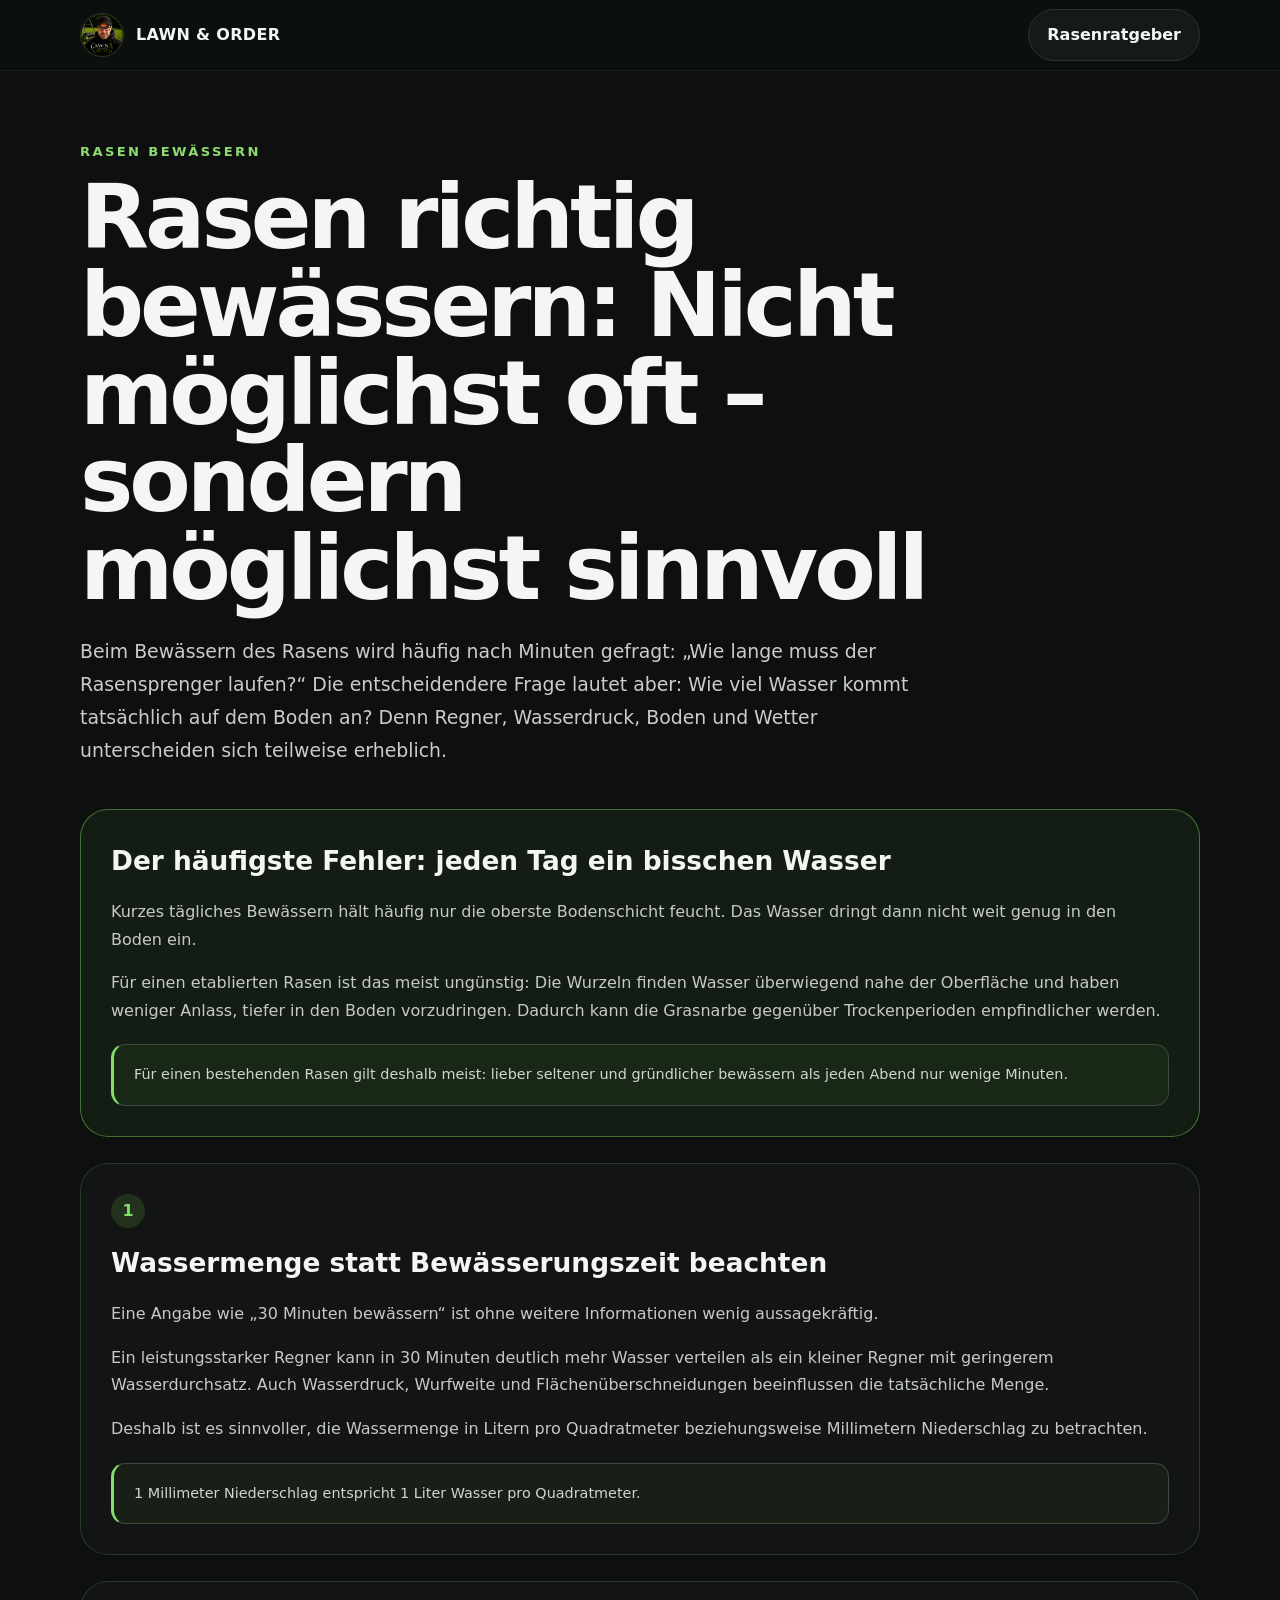
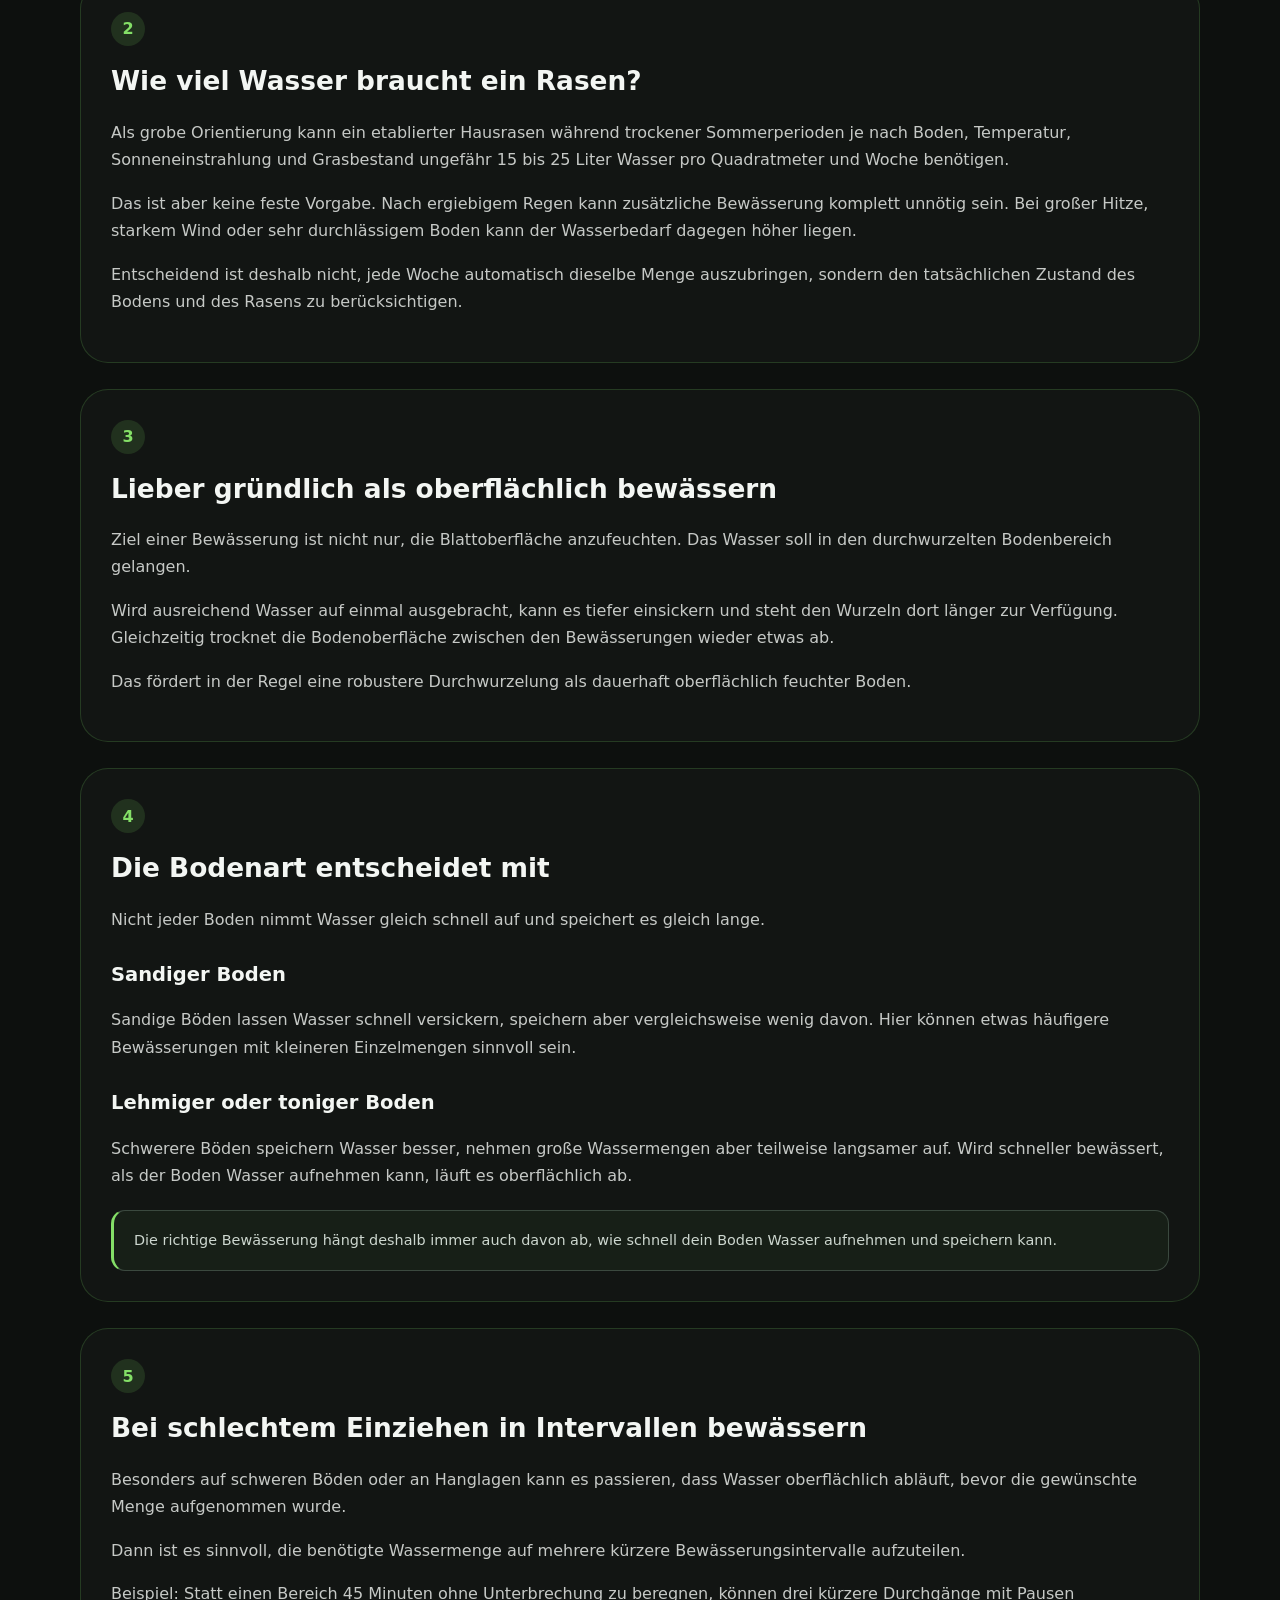
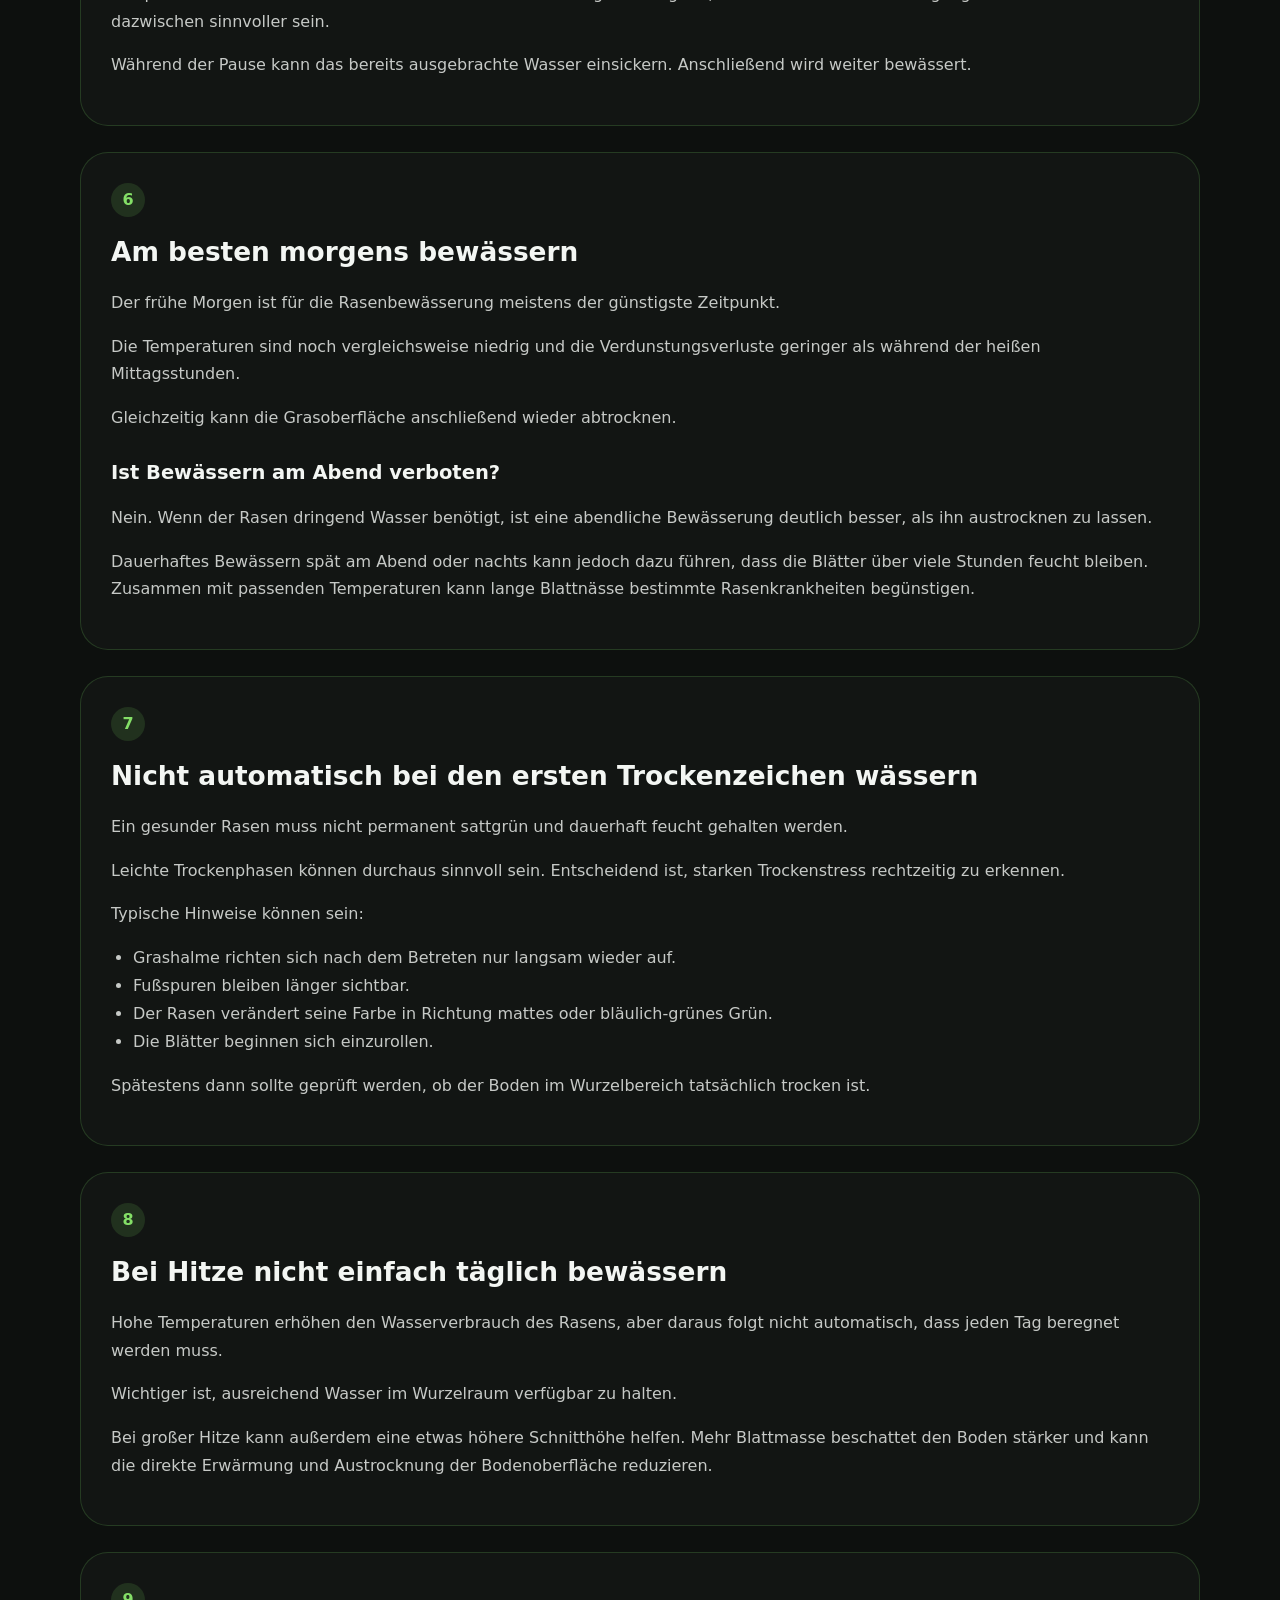
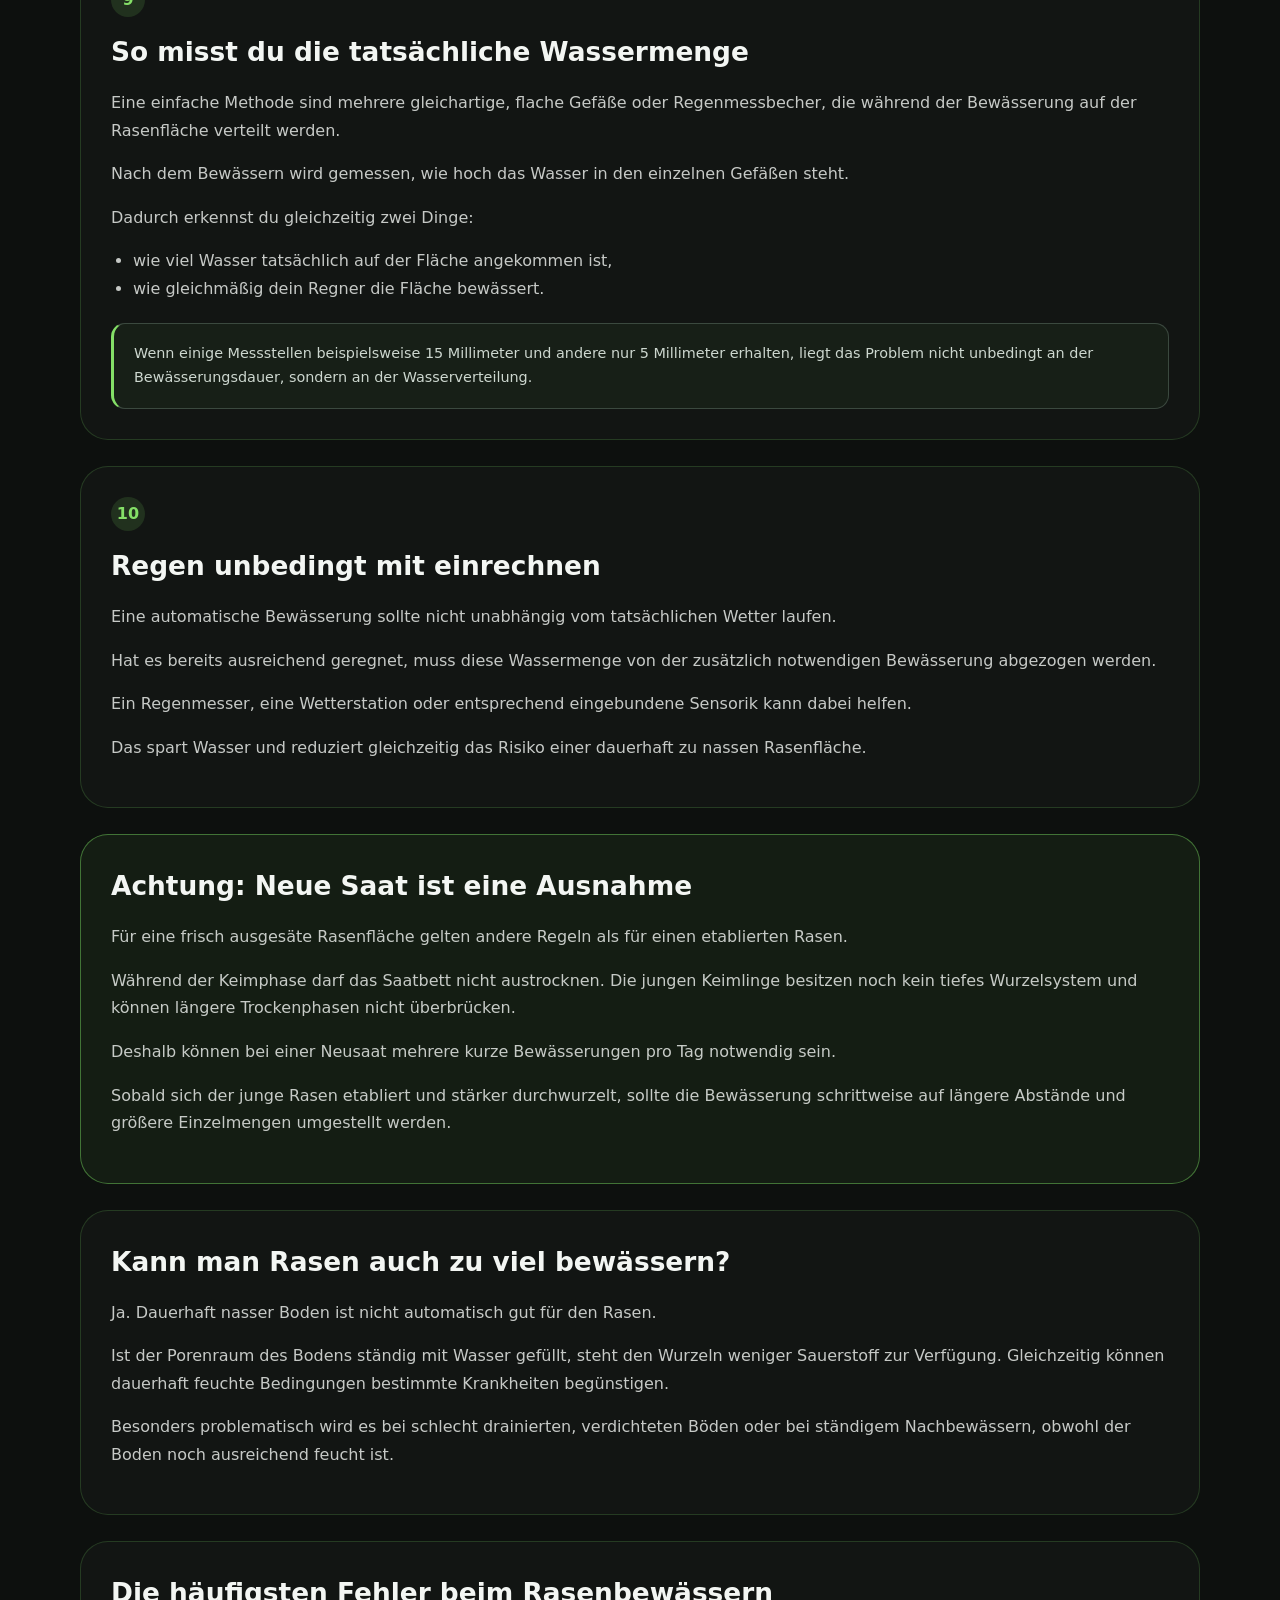
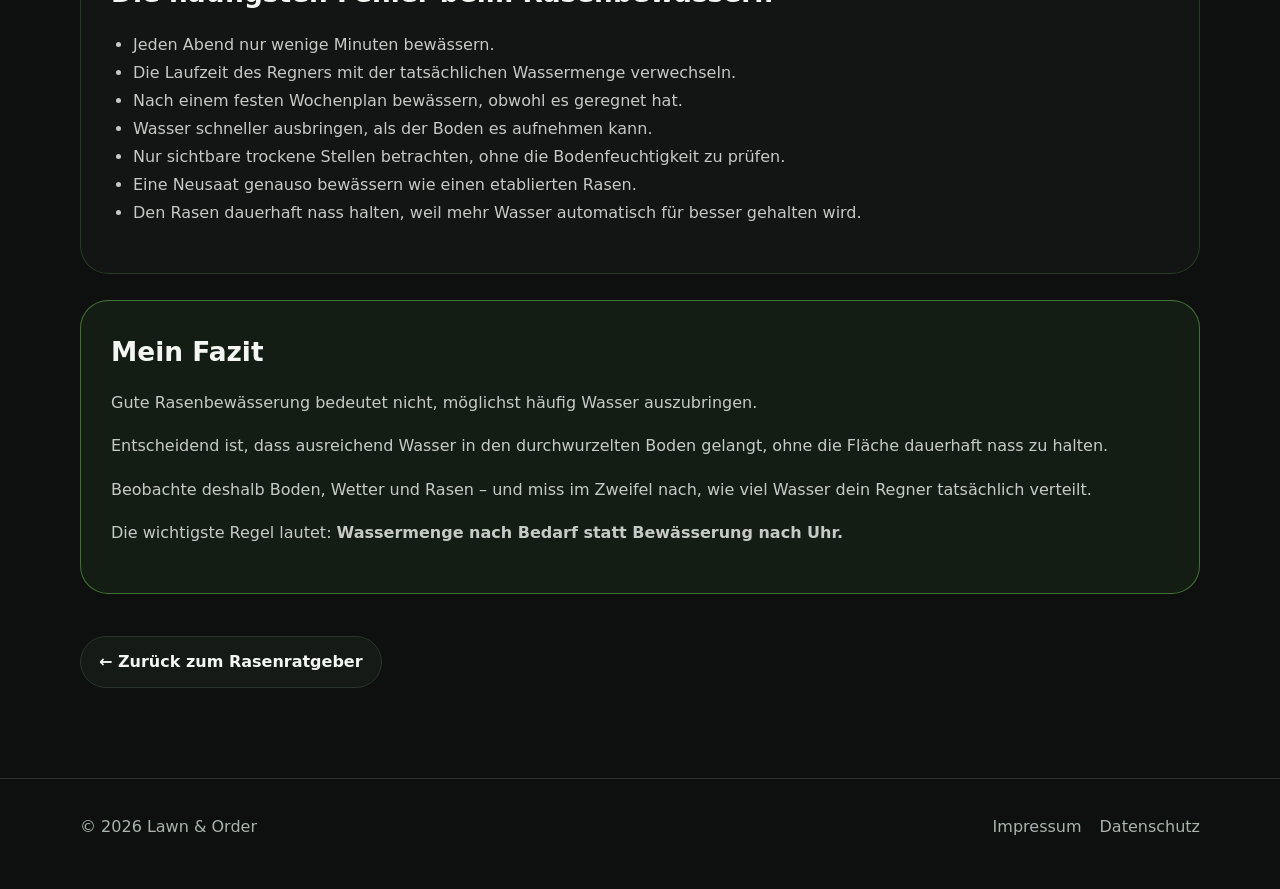
<file: rasen-richtig-bewaessern.html>
<!doctype html>
<html lang="de">
<head>
  <meta charset="utf-8">
  <meta name="viewport" content="width=device-width, initial-scale=1">

  <title>Rasen richtig bewässern: Menge, Zeitpunkt & Häufigkeit | Lawn & Order</title>

  <meta name="description"
        content="Rasen richtig bewässern: Wie viel Wasser braucht Rasen, wie oft sollte man beregnen und warum ist seltenes, gründliches Bewässern meist besser als tägliches Gießen?">

  <link rel="stylesheet" href="assets/style.css">

  <style>
    .article {
      padding: 70px 0 90px;
    }

    .article-head {
      max-width: 850px;
      margin-bottom: 42px;
    }

    .article-head h1 {
      margin-bottom: 22px;
    }

    .article-intro {
      font-size: 1.18rem;
      line-height: 1.75;
      opacity: .82;
    }

    .article-block {
      margin-top: 26px;
      padding: 30px;
      border: 1px solid rgba(140,255,110,.16);
      border-radius: 28px;
      background: rgba(255,255,255,.025);
    }

    .article-block.highlight {
      border-color: rgba(140,255,110,.38);
      background: rgba(140,255,110,.055);
    }

    .article-block h2 {
      margin-top: 0;
      margin-bottom: 14px;
      font-size: 1.65rem;
    }

    .article-block h3 {
      margin-top: 26px;
      margin-bottom: 10px;
      font-size: 1.22rem;
    }

    .article-block p {
      line-height: 1.72;
      opacity: .8;
    }

    .article-block ul {
      line-height: 1.75;
      opacity: .8;
      padding-left: 22px;
    }

    .step-number {
      display: inline-flex;
      align-items: center;
      justify-content: center;
      width: 34px;
      height: 34px;
      margin-bottom: 14px;
      border-radius: 50%;
      background: rgba(140,255,110,.12);
      color: #84df67;
      font-weight: 900;
    }

    .note {
      margin-top: 20px;
      padding: 18px 20px;
      border-left: 3px solid #84df67;
      background: rgba(140,255,110,.045);
      line-height: 1.65;
    }

    .back-area {
      margin-top: 42px;
    }

    @media (max-width: 760px) {
      .article {
        padding-top: 44px;
      }

      .article-block {
        padding: 22px;
      }
    }
  </style>
</head>

<body>

<header>
  <div class="wrap nav">

    <a class="brand" href="index.html">
      <img src="assets/lawn-order-profile.png" alt="Lawn & Order">
      <span>LAWN & ORDER</span>
    </a>

    <a class="btn" href="index.html#wissen">
      Rasenratgeber
    </a>

  </div>
</header>


<main class="article">

  <div class="wrap">

    <div class="article-head">

      <div class="kicker">RASEN BEWÄSSERN</div>

      <h1>
        Rasen richtig bewässern:
        Nicht möglichst oft – sondern möglichst sinnvoll
      </h1>

      <p class="article-intro">
        Beim Bewässern des Rasens wird häufig nach Minuten gefragt:
        „Wie lange muss der Rasensprenger laufen?“
        Die entscheidendere Frage lautet aber:
        Wie viel Wasser kommt tatsächlich auf dem Boden an?
        Denn Regner, Wasserdruck, Boden und Wetter unterscheiden sich
        teilweise erheblich.
      </p>

    </div>


    <section class="article-block highlight">

      <h2>Der häufigste Fehler: jeden Tag ein bisschen Wasser</h2>

      <p>
        Kurzes tägliches Bewässern hält häufig nur die oberste
        Bodenschicht feucht. Das Wasser dringt dann nicht weit genug
        in den Boden ein.
      </p>

      <p>
        Für einen etablierten Rasen ist das meist ungünstig:
        Die Wurzeln finden Wasser überwiegend nahe der Oberfläche
        und haben weniger Anlass, tiefer in den Boden vorzudringen.
        Dadurch kann die Grasnarbe gegenüber Trockenperioden
        empfindlicher werden.
      </p>

      <div class="note">
        Für einen bestehenden Rasen gilt deshalb meist:
        lieber seltener und gründlicher bewässern als jeden Abend
        nur wenige Minuten.
      </div>

    </section>


    <section class="article-block">

      <div class="step-number">1</div>

      <h2>Wassermenge statt Bewässerungszeit beachten</h2>

      <p>
        Eine Angabe wie „30 Minuten bewässern“ ist ohne weitere
        Informationen wenig aussagekräftig.
      </p>

      <p>
        Ein leistungsstarker Regner kann in 30 Minuten deutlich mehr
        Wasser verteilen als ein kleiner Regner mit geringerem
        Wasserdurchsatz. Auch Wasserdruck, Wurfweite und
        Flächenüberschneidungen beeinflussen die tatsächliche Menge.
      </p>

      <p>
        Deshalb ist es sinnvoller, die Wassermenge in Litern pro
        Quadratmeter beziehungsweise Millimetern Niederschlag zu betrachten.
      </p>

      <div class="note">
        1 Millimeter Niederschlag entspricht 1 Liter Wasser
        pro Quadratmeter.
      </div>

    </section>


    <section class="article-block">

      <div class="step-number">2</div>

      <h2>Wie viel Wasser braucht ein Rasen?</h2>

      <p>
        Als grobe Orientierung kann ein etablierter Hausrasen während
        trockener Sommerperioden je nach Boden, Temperatur,
        Sonneneinstrahlung und Grasbestand ungefähr
        15 bis 25 Liter Wasser pro Quadratmeter und Woche benötigen.
      </p>

      <p>
        Das ist aber keine feste Vorgabe. Nach ergiebigem Regen kann
        zusätzliche Bewässerung komplett unnötig sein. Bei großer Hitze,
        starkem Wind oder sehr durchlässigem Boden kann der Wasserbedarf
        dagegen höher liegen.
      </p>

      <p>
        Entscheidend ist deshalb nicht, jede Woche automatisch dieselbe
        Menge auszubringen, sondern den tatsächlichen Zustand des Bodens
        und des Rasens zu berücksichtigen.
      </p>

    </section>


    <section class="article-block">

      <div class="step-number">3</div>

      <h2>Lieber gründlich als oberflächlich bewässern</h2>

      <p>
        Ziel einer Bewässerung ist nicht nur, die Blattoberfläche
        anzufeuchten. Das Wasser soll in den durchwurzelten Bodenbereich
        gelangen.
      </p>

      <p>
        Wird ausreichend Wasser auf einmal ausgebracht, kann es tiefer
        einsickern und steht den Wurzeln dort länger zur Verfügung.
        Gleichzeitig trocknet die Bodenoberfläche zwischen den
        Bewässerungen wieder etwas ab.
      </p>

      <p>
        Das fördert in der Regel eine robustere Durchwurzelung als
        dauerhaft oberflächlich feuchter Boden.
      </p>

    </section>


    <section class="article-block">

      <div class="step-number">4</div>

      <h2>Die Bodenart entscheidet mit</h2>

      <p>
        Nicht jeder Boden nimmt Wasser gleich schnell auf und speichert
        es gleich lange.
      </p>

      <h3>Sandiger Boden</h3>

      <p>
        Sandige Böden lassen Wasser schnell versickern, speichern aber
        vergleichsweise wenig davon. Hier können etwas häufigere
        Bewässerungen mit kleineren Einzelmengen sinnvoll sein.
      </p>

      <h3>Lehmiger oder toniger Boden</h3>

      <p>
        Schwerere Böden speichern Wasser besser, nehmen große
        Wassermengen aber teilweise langsamer auf.
        Wird schneller bewässert, als der Boden Wasser aufnehmen kann,
        läuft es oberflächlich ab.
      </p>

      <div class="note">
        Die richtige Bewässerung hängt deshalb immer auch davon ab,
        wie schnell dein Boden Wasser aufnehmen und speichern kann.
      </div>

    </section>


    <section class="article-block">

      <div class="step-number">5</div>

      <h2>Bei schlechtem Einziehen in Intervallen bewässern</h2>

      <p>
        Besonders auf schweren Böden oder an Hanglagen kann es passieren,
        dass Wasser oberflächlich abläuft, bevor die gewünschte Menge
        aufgenommen wurde.
      </p>

      <p>
        Dann ist es sinnvoll, die benötigte Wassermenge auf mehrere
        kürzere Bewässerungsintervalle aufzuteilen.
      </p>

      <p>
        Beispiel: Statt einen Bereich 45 Minuten ohne Unterbrechung
        zu beregnen, können drei kürzere Durchgänge mit Pausen dazwischen
        sinnvoller sein.
      </p>

      <p>
        Während der Pause kann das bereits ausgebrachte Wasser
        einsickern. Anschließend wird weiter bewässert.
      </p>

    </section>


    <section class="article-block">

      <div class="step-number">6</div>

      <h2>Am besten morgens bewässern</h2>

      <p>
        Der frühe Morgen ist für die Rasenbewässerung meistens
        der günstigste Zeitpunkt.
      </p>

      <p>
        Die Temperaturen sind noch vergleichsweise niedrig und die
        Verdunstungsverluste geringer als während der heißen
        Mittagsstunden.
      </p>

      <p>
        Gleichzeitig kann die Grasoberfläche anschließend wieder
        abtrocknen.
      </p>

      <h3>Ist Bewässern am Abend verboten?</h3>

      <p>
        Nein. Wenn der Rasen dringend Wasser benötigt, ist eine
        abendliche Bewässerung deutlich besser, als ihn austrocknen
        zu lassen.
      </p>

      <p>
        Dauerhaftes Bewässern spät am Abend oder nachts kann jedoch
        dazu führen, dass die Blätter über viele Stunden feucht bleiben.
        Zusammen mit passenden Temperaturen kann lange Blattnässe
        bestimmte Rasenkrankheiten begünstigen.
      </p>

    </section>


    <section class="article-block">

      <div class="step-number">7</div>

      <h2>Nicht automatisch bei den ersten Trockenzeichen wässern</h2>

      <p>
        Ein gesunder Rasen muss nicht permanent sattgrün und dauerhaft
        feucht gehalten werden.
      </p>

      <p>
        Leichte Trockenphasen können durchaus sinnvoll sein.
        Entscheidend ist, starken Trockenstress rechtzeitig zu erkennen.
      </p>

      <p>
        Typische Hinweise können sein:
      </p>

      <ul>
        <li>Grashalme richten sich nach dem Betreten nur langsam wieder auf.</li>
        <li>Fußspuren bleiben länger sichtbar.</li>
        <li>Der Rasen verändert seine Farbe in Richtung mattes oder bläulich-grünes Grün.</li>
        <li>Die Blätter beginnen sich einzurollen.</li>
      </ul>

      <p>
        Spätestens dann sollte geprüft werden, ob der Boden im
        Wurzelbereich tatsächlich trocken ist.
      </p>

    </section>


    <section class="article-block">

      <div class="step-number">8</div>

      <h2>Bei Hitze nicht einfach täglich bewässern</h2>

      <p>
        Hohe Temperaturen erhöhen den Wasserverbrauch des Rasens,
        aber daraus folgt nicht automatisch, dass jeden Tag beregnet
        werden muss.
      </p>

      <p>
        Wichtiger ist, ausreichend Wasser im Wurzelraum verfügbar
        zu halten.
      </p>

      <p>
        Bei großer Hitze kann außerdem eine etwas höhere Schnitthöhe
        helfen. Mehr Blattmasse beschattet den Boden stärker und kann
        die direkte Erwärmung und Austrocknung der Bodenoberfläche
        reduzieren.
      </p>

    </section>


    <section class="article-block">

      <div class="step-number">9</div>

      <h2>So misst du die tatsächliche Wassermenge</h2>

      <p>
        Eine einfache Methode sind mehrere gleichartige, flache Gefäße
        oder Regenmessbecher, die während der Bewässerung auf der
        Rasenfläche verteilt werden.
      </p>

      <p>
        Nach dem Bewässern wird gemessen, wie hoch das Wasser in den
        einzelnen Gefäßen steht.
      </p>

      <p>
        Dadurch erkennst du gleichzeitig zwei Dinge:
      </p>

      <ul>
        <li>wie viel Wasser tatsächlich auf der Fläche angekommen ist,</li>
        <li>wie gleichmäßig dein Regner die Fläche bewässert.</li>
      </ul>

      <div class="note">
        Wenn einige Messstellen beispielsweise 15 Millimeter und andere
        nur 5 Millimeter erhalten, liegt das Problem nicht unbedingt
        an der Bewässerungsdauer, sondern an der Wasserverteilung.
      </div>

    </section>


    <section class="article-block">

      <div class="step-number">10</div>

      <h2>Regen unbedingt mit einrechnen</h2>

      <p>
        Eine automatische Bewässerung sollte nicht unabhängig vom
        tatsächlichen Wetter laufen.
      </p>

      <p>
        Hat es bereits ausreichend geregnet, muss diese Wassermenge
        von der zusätzlich notwendigen Bewässerung abgezogen werden.
      </p>

      <p>
        Ein Regenmesser, eine Wetterstation oder entsprechend
        eingebundene Sensorik kann dabei helfen.
      </p>

      <p>
        Das spart Wasser und reduziert gleichzeitig das Risiko einer
        dauerhaft zu nassen Rasenfläche.
      </p>

    </section>


    <section class="article-block highlight">

      <h2>Achtung: Neue Saat ist eine Ausnahme</h2>

      <p>
        Für eine frisch ausgesäte Rasenfläche gelten andere Regeln
        als für einen etablierten Rasen.
      </p>

      <p>
        Während der Keimphase darf das Saatbett nicht austrocknen.
        Die jungen Keimlinge besitzen noch kein tiefes Wurzelsystem
        und können längere Trockenphasen nicht überbrücken.
      </p>

      <p>
        Deshalb können bei einer Neusaat mehrere kurze
        Bewässerungen pro Tag notwendig sein.
      </p>

      <p>
        Sobald sich der junge Rasen etabliert und stärker durchwurzelt,
        sollte die Bewässerung schrittweise auf längere Abstände und
        größere Einzelmengen umgestellt werden.
      </p>

    </section>


    <section class="article-block">

      <h2>Kann man Rasen auch zu viel bewässern?</h2>

      <p>
        Ja. Dauerhaft nasser Boden ist nicht automatisch gut für den Rasen.
      </p>

      <p>
        Ist der Porenraum des Bodens ständig mit Wasser gefüllt,
        steht den Wurzeln weniger Sauerstoff zur Verfügung.
        Gleichzeitig können dauerhaft feuchte Bedingungen
        bestimmte Krankheiten begünstigen.
      </p>

      <p>
        Besonders problematisch wird es bei schlecht drainierten,
        verdichteten Böden oder bei ständigem Nachbewässern,
        obwohl der Boden noch ausreichend feucht ist.
      </p>

    </section>


    <section class="article-block">

      <h2>Die häufigsten Fehler beim Rasenbewässern</h2>

      <ul>
        <li>
          Jeden Abend nur wenige Minuten bewässern.
        </li>

        <li>
          Die Laufzeit des Regners mit der tatsächlichen Wassermenge
          verwechseln.
        </li>

        <li>
          Nach einem festen Wochenplan bewässern, obwohl es geregnet hat.
        </li>

        <li>
          Wasser schneller ausbringen, als der Boden es aufnehmen kann.
        </li>

        <li>
          Nur sichtbare trockene Stellen betrachten, ohne die
          Bodenfeuchtigkeit zu prüfen.
        </li>

        <li>
          Eine Neusaat genauso bewässern wie einen etablierten Rasen.
        </li>

        <li>
          Den Rasen dauerhaft nass halten, weil mehr Wasser
          automatisch für besser gehalten wird.
        </li>
      </ul>

    </section>


    <section class="article-block highlight">

      <h2>Mein Fazit</h2>

      <p>
        Gute Rasenbewässerung bedeutet nicht, möglichst häufig
        Wasser auszubringen.
      </p>

      <p>
        Entscheidend ist, dass ausreichend Wasser in den
        durchwurzelten Boden gelangt, ohne die Fläche dauerhaft
        nass zu halten.
      </p>

      <p>
        Beobachte deshalb Boden, Wetter und Rasen – und miss im
        Zweifel nach, wie viel Wasser dein Regner tatsächlich verteilt.
      </p>

      <p>
        Die wichtigste Regel lautet:
        <strong>Wassermenge nach Bedarf statt Bewässerung nach Uhr.</strong>
      </p>

    </section>


    <div class="back-area">
      <a class="btn" href="index.html#wissen">
        ← Zurück zum Rasenratgeber
      </a>
    </div>

  </div>

</main>


<footer>
  <div class="wrap footer-grid">

    <div>
      © <span id="year"></span> Lawn & Order
    </div>

    <div class="footer-links">
      <a href="impressum.html">Impressum</a>
      <a href="datenschutz.html">Datenschutz</a>
    </div>

  </div>
</footer>


<script src="assets/site.js"></script>

<!-- Cloudflare Web Analytics -->
<script type="module"
        src="https://static.cloudflareinsights.com/beacon.min.js"
        data-cf-beacon='{"token":"a2f7cc6054b54eefbcc6976ba16e450b"}'>
</script>
<!-- End Cloudflare Web Analytics -->

</body>
</html>
</file>
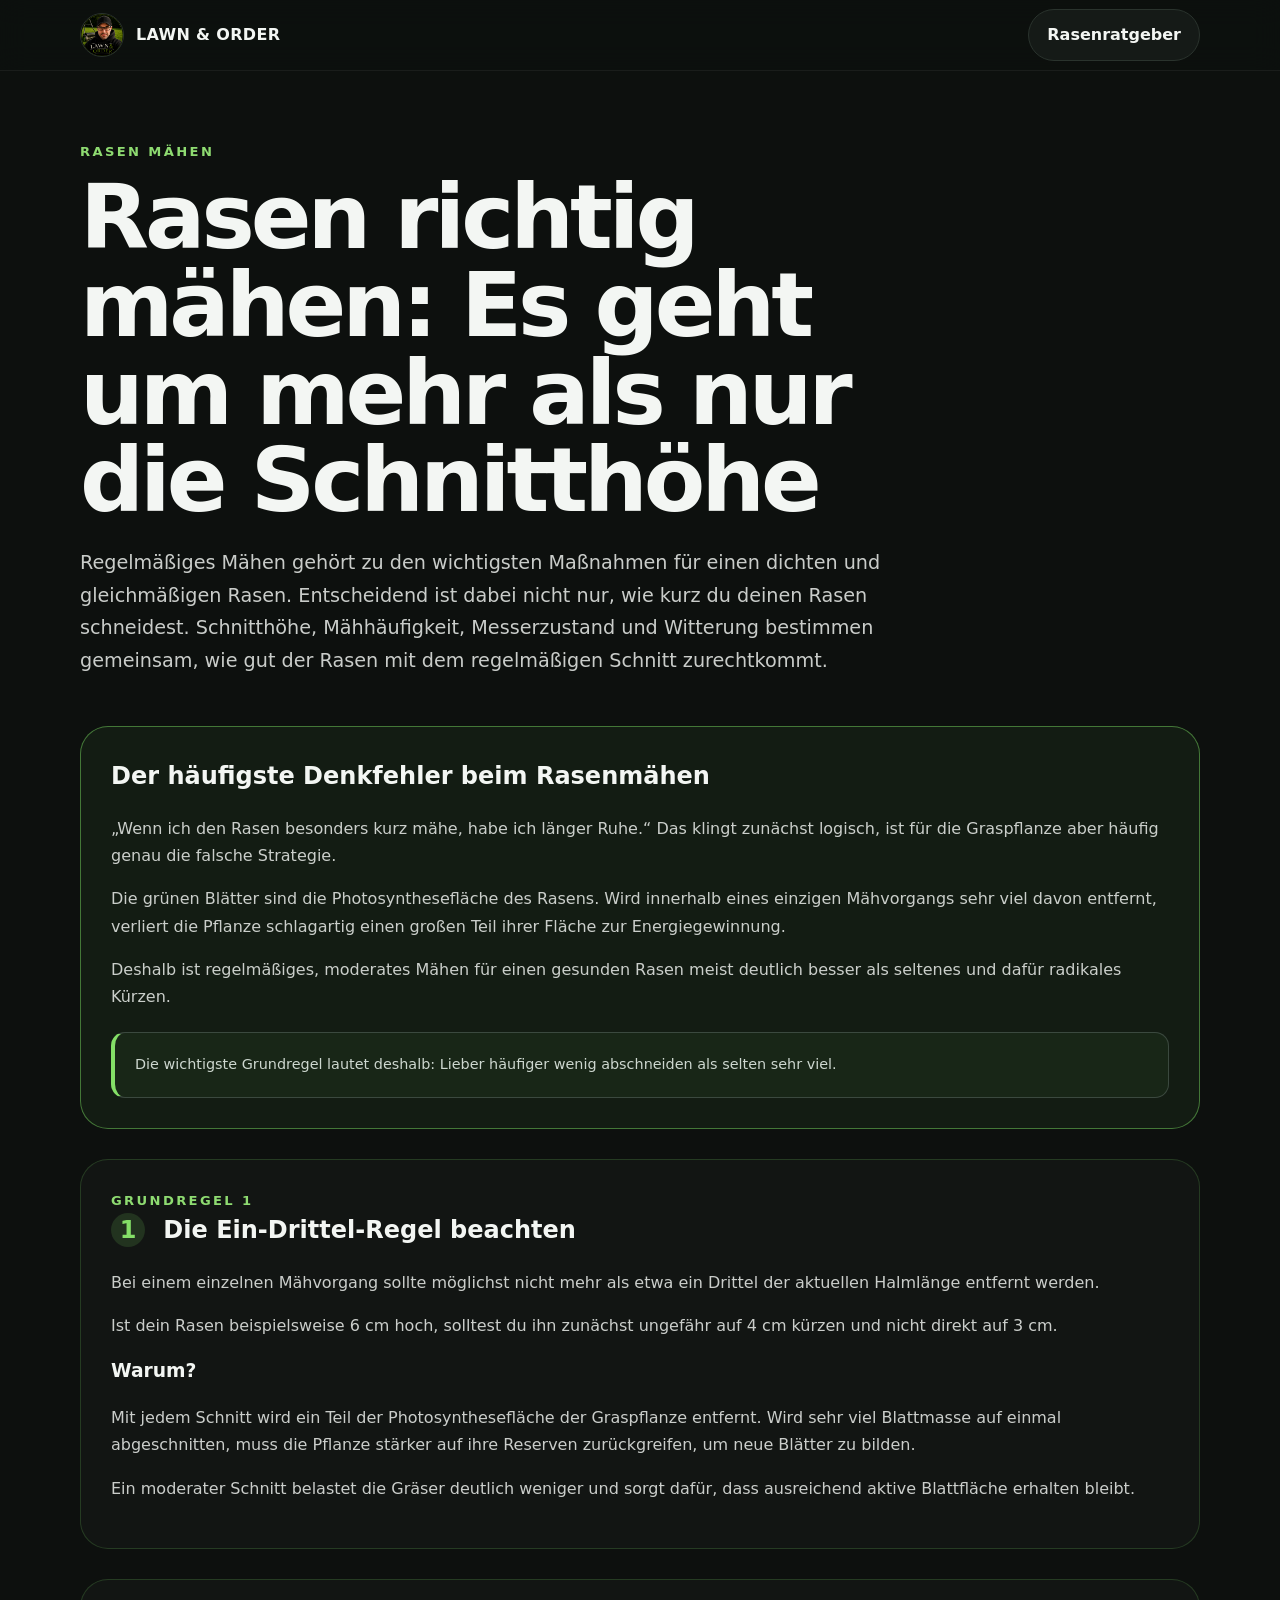
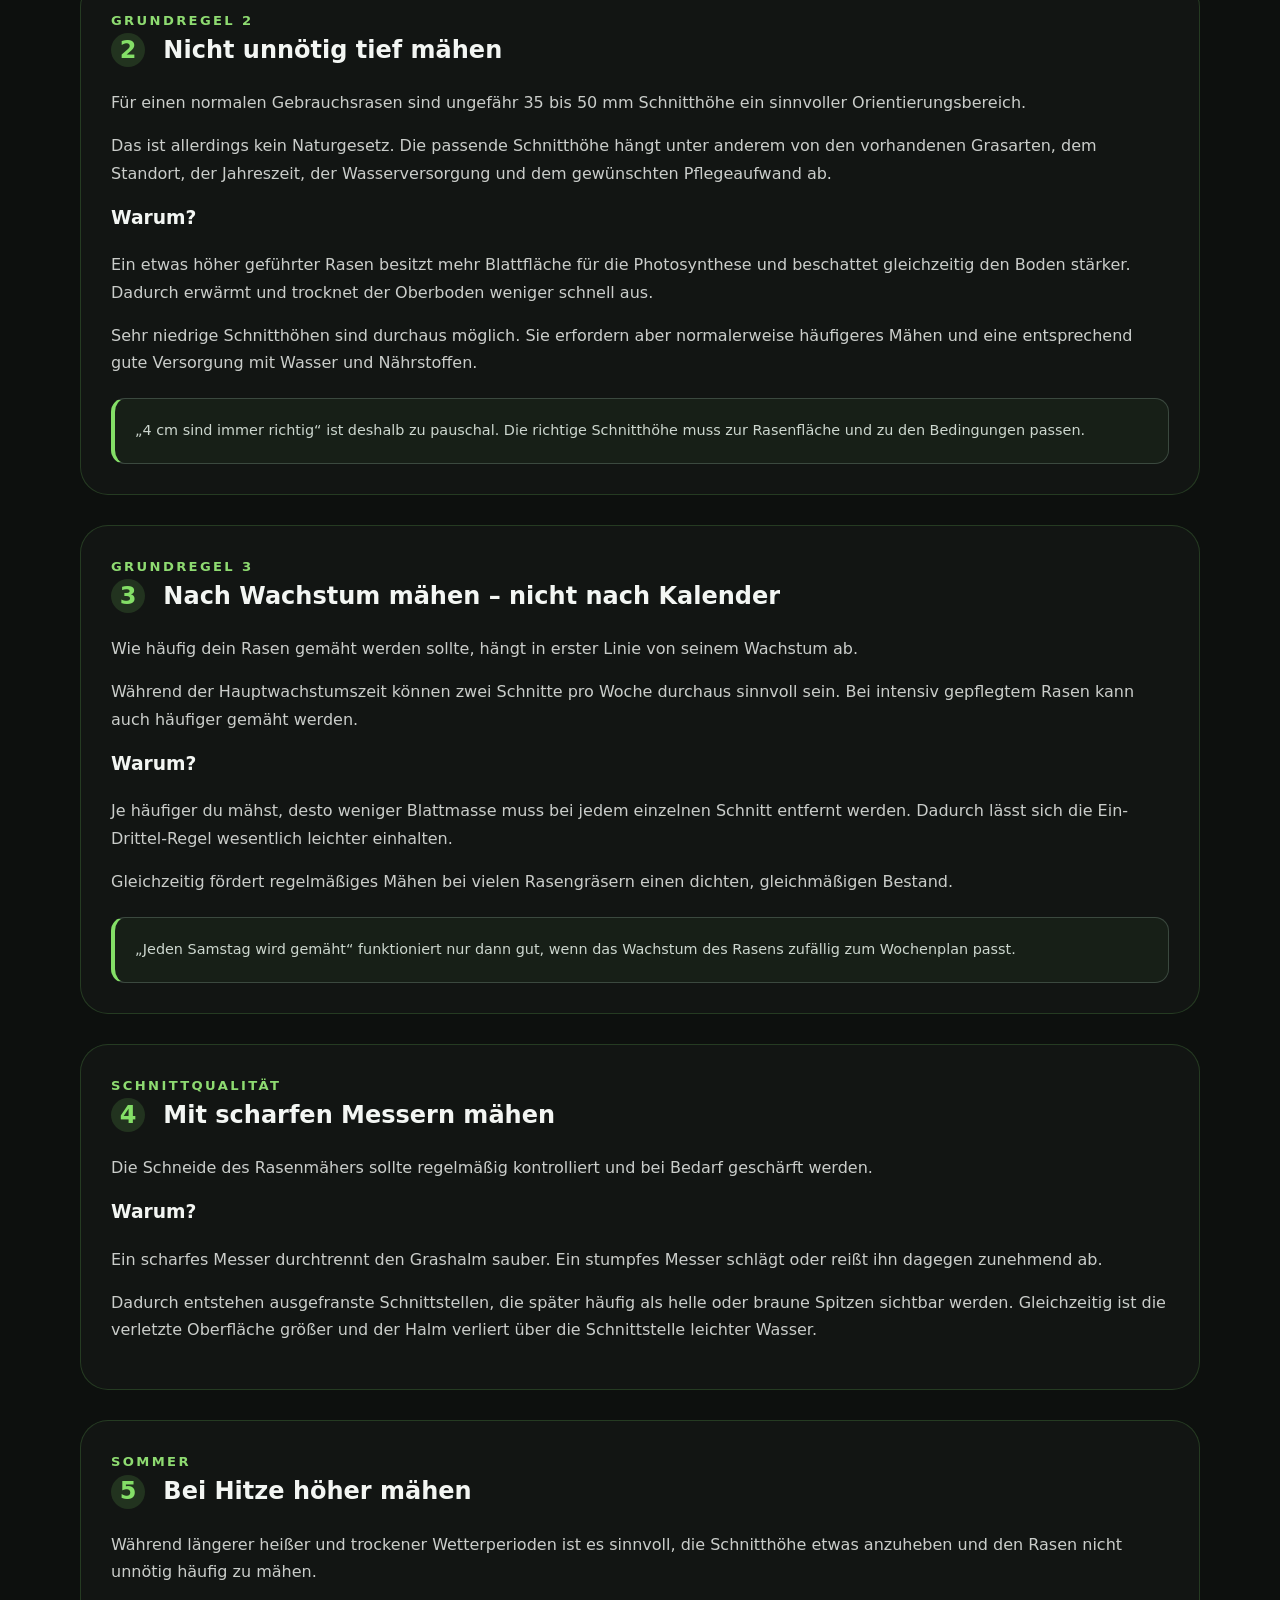
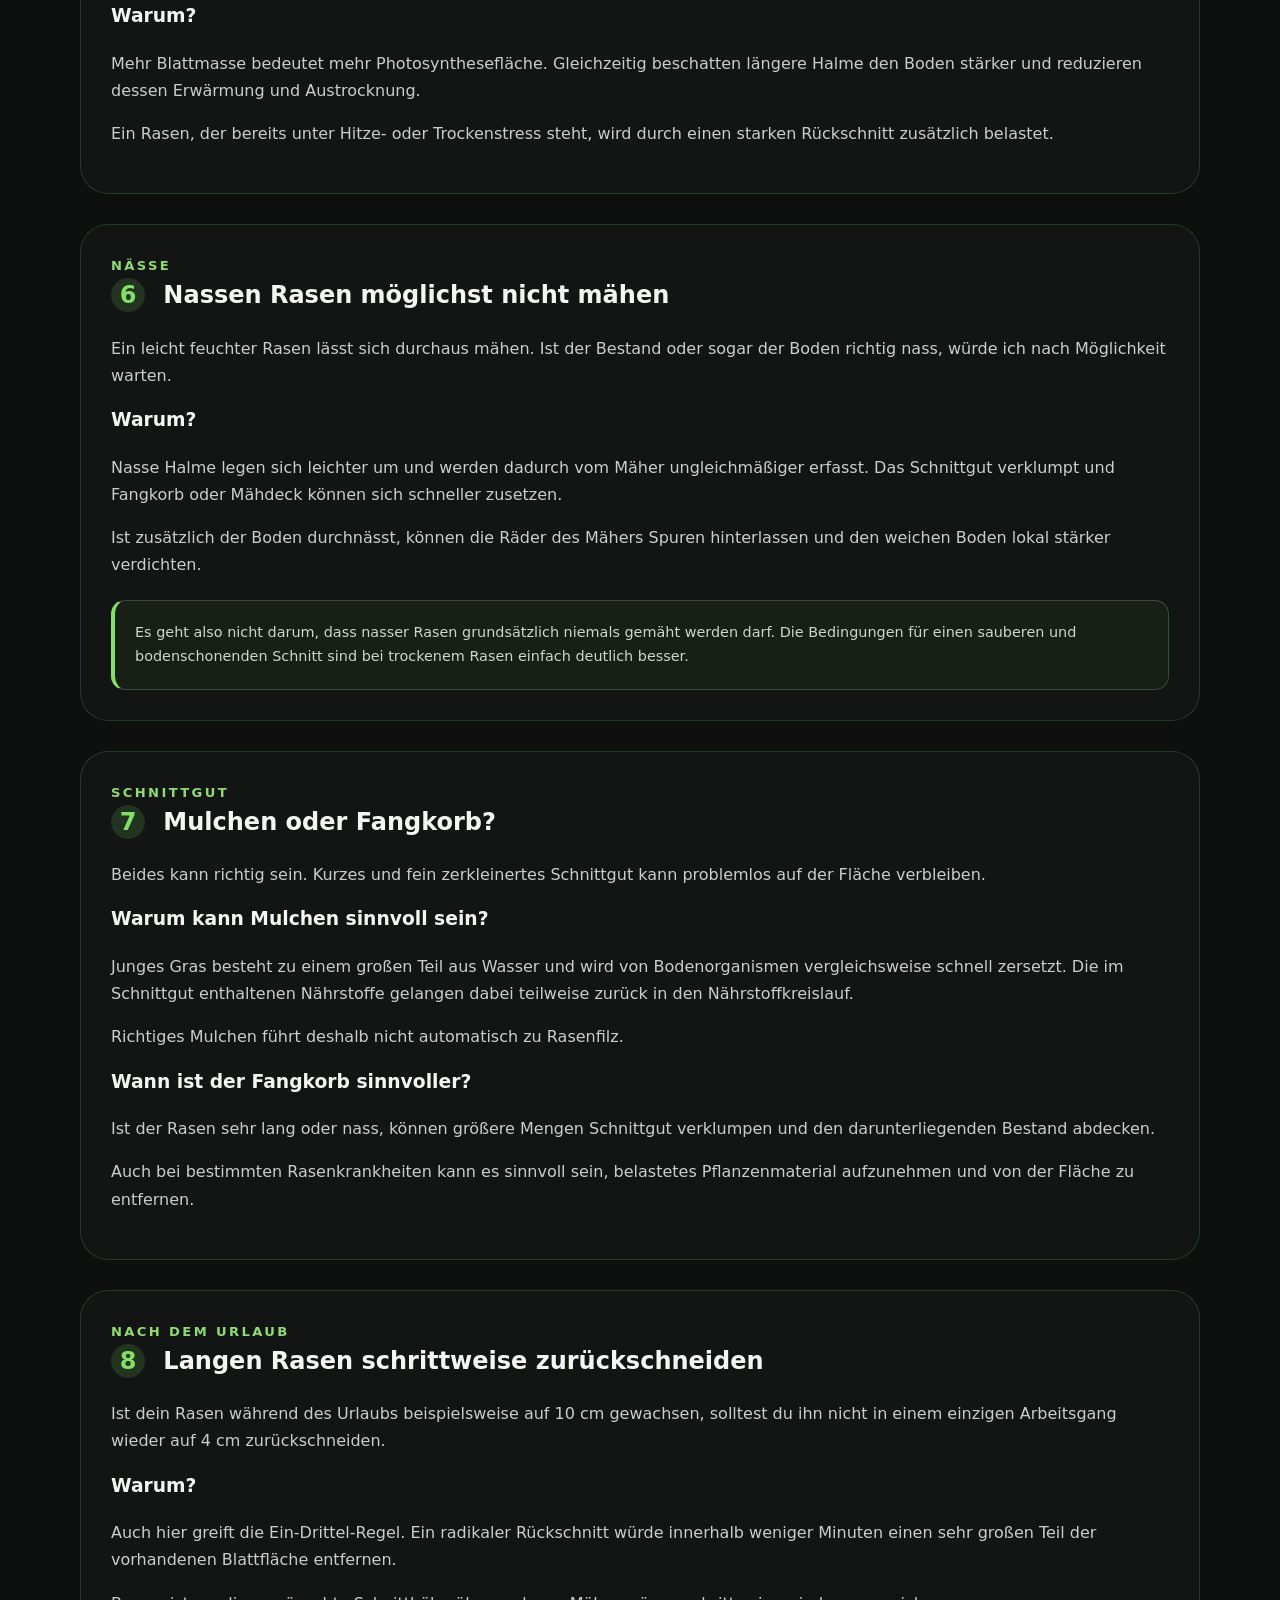
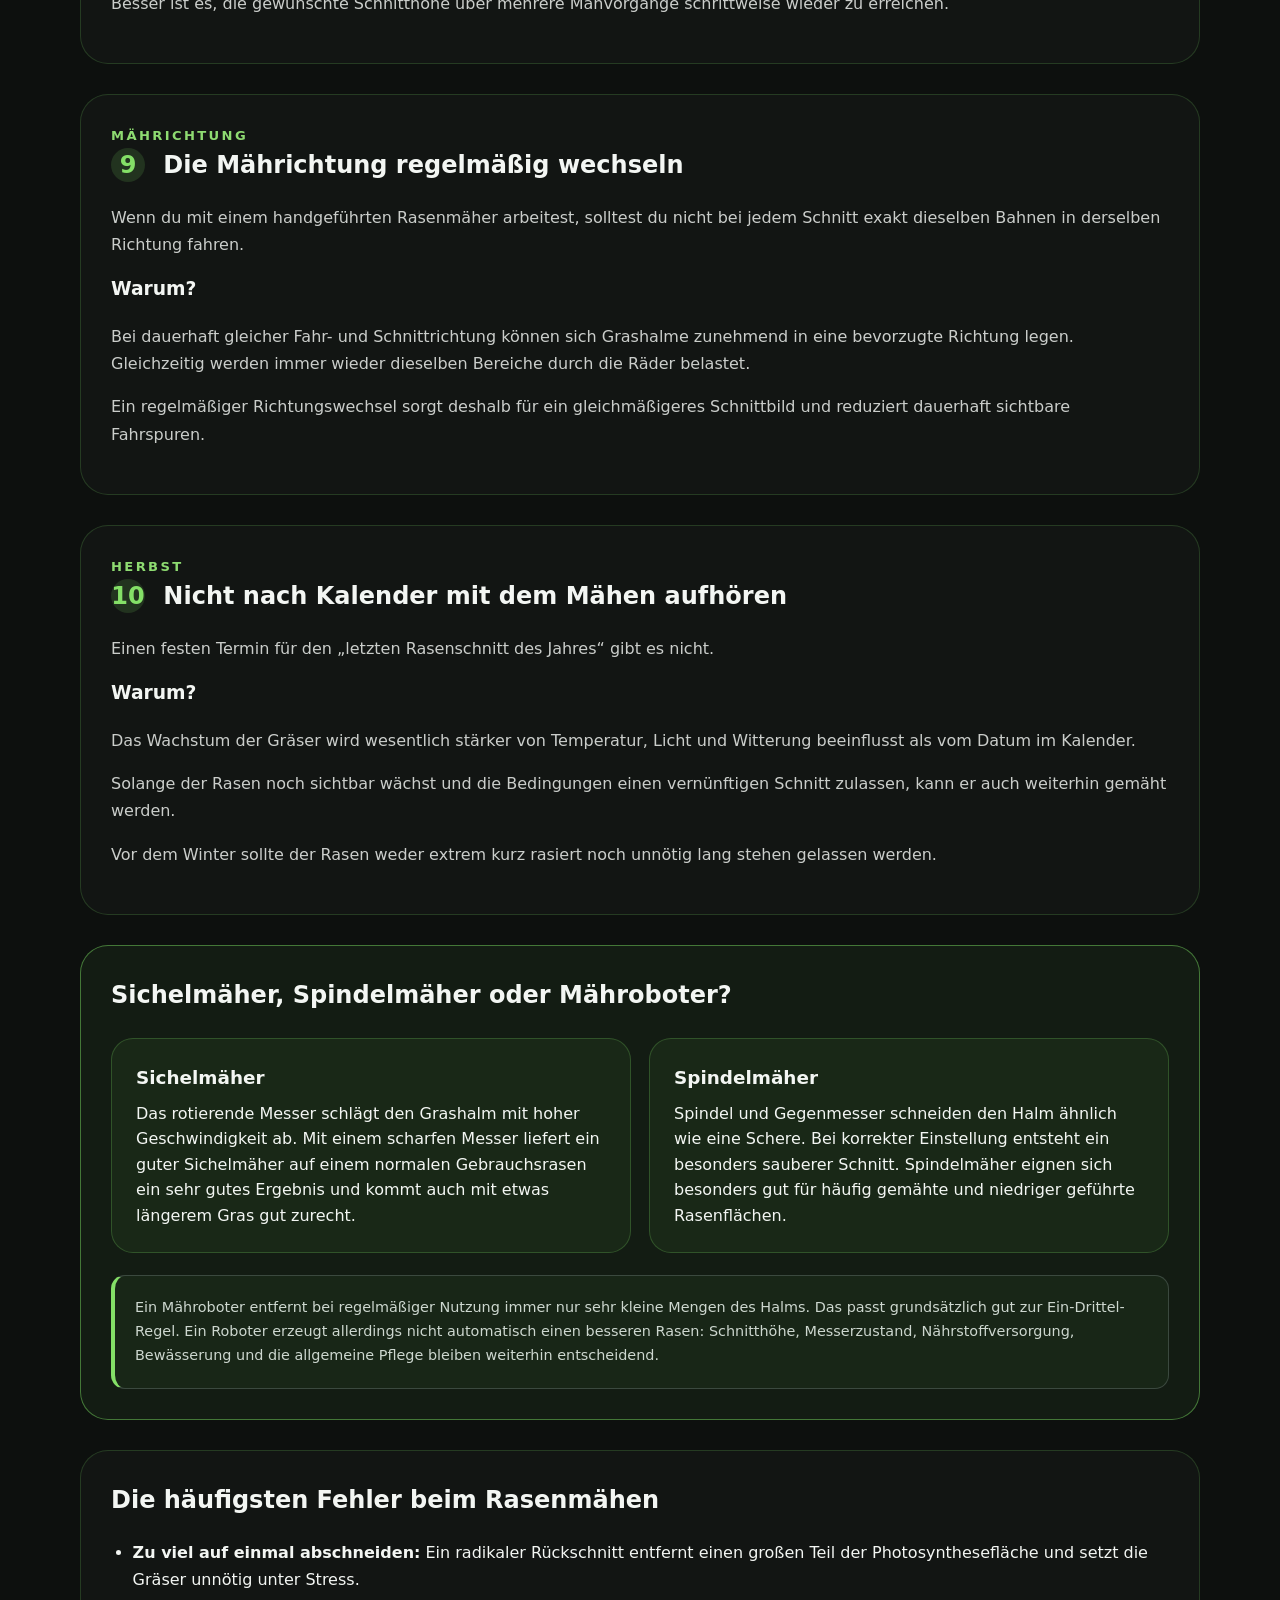
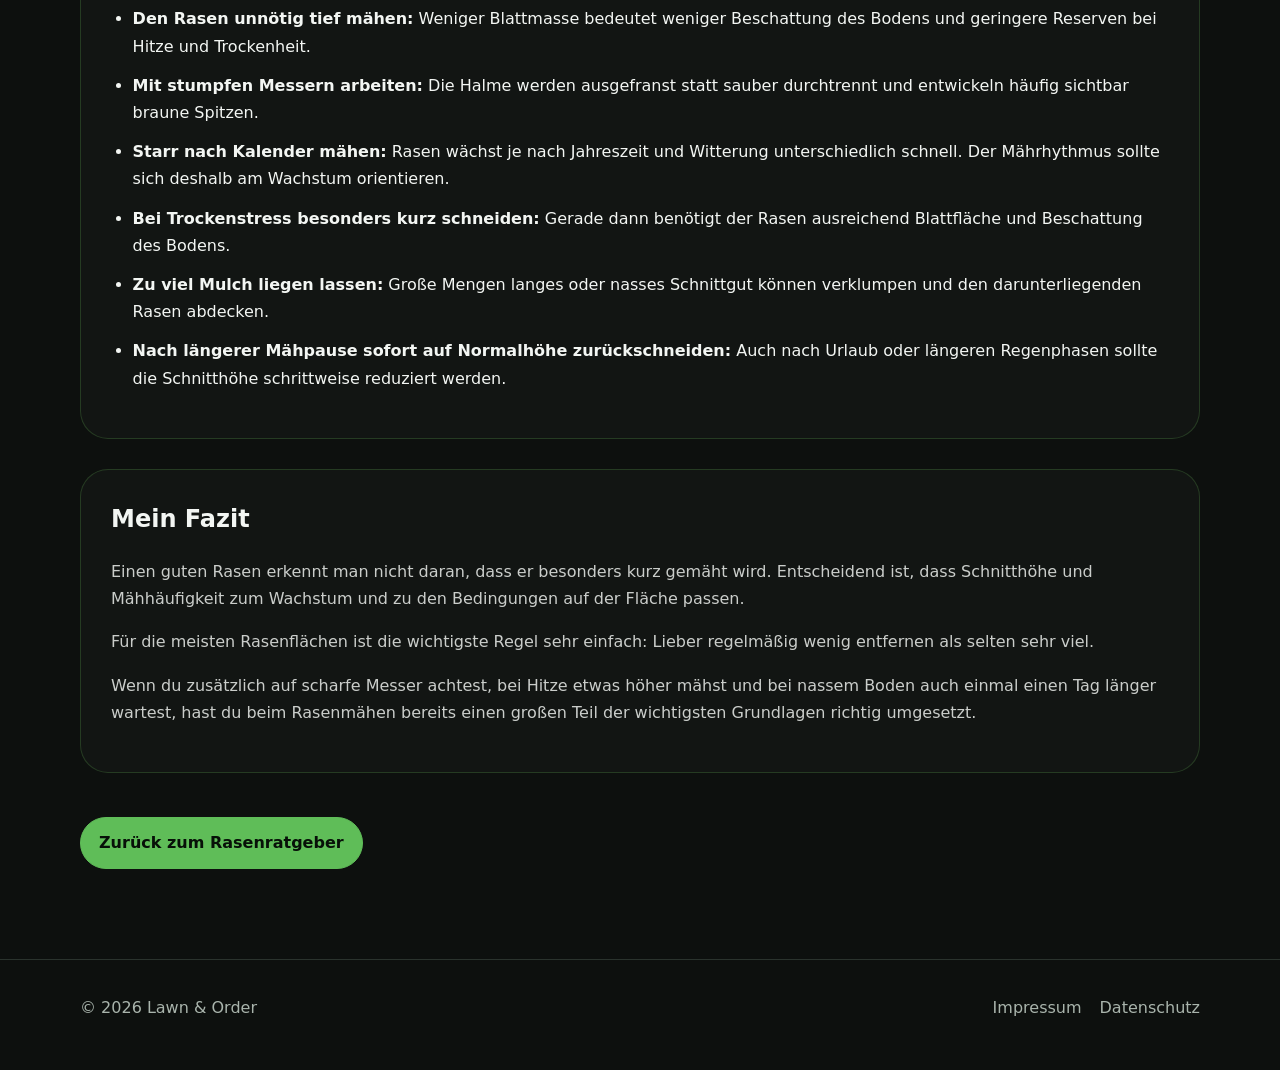
<file: rasen-richtig-maehen.html>
<!doctype html>
<html lang="de">
<head>
  <meta charset="utf-8">
  <meta name="viewport" content="width=device-width, initial-scale=1">

  <title>Rasen richtig mähen: Schnitthöhe, Häufigkeit & 1/3-Regel | Lawn & Order</title>

  <meta name="description"
        content="Rasen richtig mähen: Welche Schnitthöhe ist sinnvoll, warum gilt die 1/3-Regel, wie oft sollte man mähen und wann sind Mulchen, Fangkorb oder Mähroboter sinnvoll?">

  <link rel="stylesheet" href="assets/style.css">

  <style>
    .article {
      padding: 70px 0 90px;
    }

    .article-head {
      max-width: 850px;
      margin-bottom: 48px;
    }

    .article-head h1 {
      margin-bottom: 22px;
    }

    .article-intro {
      font-size: 1.2rem;
      line-height: 1.7;
      opacity: .82;
    }

    .article-block {
      margin-top: 30px;
      padding: 30px;
      border: 1px solid rgba(140,255,110,.16);
      border-radius: 28px;
      background: rgba(255,255,255,.025);
    }

    .article-block.highlight {
      border-color: rgba(140,255,110,.4);
      background: rgba(140,255,110,.05);
    }

    .article-block h2,
    .article-block h3 {
      margin-top: 0;
    }

    .article-block p,
    .article-block li {
      line-height: 1.7;
    }

    .article-block p {
      opacity: .82;
    }

    .article-block ul,
    .article-block ol {
      padding-left: 1.35rem;
    }

    .article-block li {
      margin-bottom: 12px;
    }

    .decision {
      display: grid;
      gap: 18px;
      margin-top: 24px;
    }

    .decision-card {
      padding: 24px;
      border-radius: 22px;
      background: rgba(140,255,110,.055);
      border: 1px solid rgba(140,255,110,.2);
    }

    .decision-card strong {
      display: block;
      margin-bottom: 8px;
      font-size: 1.15rem;
    }

    .step-number {
      display: inline-flex;
      align-items: center;
      justify-content: center;
      width: 34px;
      height: 34px;
      margin-right: 10px;
      border-radius: 50%;
      background: rgba(140,255,110,.13);
      color: #84df67;
      font-weight: 800;
    }

    .note {
      margin-top: 22px;
      padding: 20px;
      border-left: 4px solid #84df67;
      background: rgba(140,255,110,.045);
      line-height: 1.65;
    }

    .back-area {
      margin-top: 44px;
    }

    @media (min-width: 760px) {
      .decision {
        grid-template-columns: 1fr 1fr;
      }
    }
  </style>
</head>

<body>

<header>
  <div class="wrap nav">

    <a class="brand" href="index.html">
      <img src="assets/lawn-order-profile.png" alt="Lawn & Order">
      <span>LAWN & ORDER</span>
    </a>

    <a class="btn" href="index.html#wissen">
      Rasenratgeber
    </a>

  </div>
</header>


<main class="article">
  <div class="wrap">

    <div class="article-head">

      <div class="kicker">RASEN MÄHEN</div>

      <h1>
        Rasen richtig mähen:
        Es geht um mehr als nur die Schnitthöhe
      </h1>

      <p class="article-intro">
        Regelmäßiges Mähen gehört zu den wichtigsten Maßnahmen für
        einen dichten und gleichmäßigen Rasen. Entscheidend ist dabei
        nicht nur, wie kurz du deinen Rasen schneidest. Schnitthöhe,
        Mähhäufigkeit, Messerzustand und Witterung bestimmen gemeinsam,
        wie gut der Rasen mit dem regelmäßigen Schnitt zurechtkommt.
      </p>

    </div>


    <section class="article-block highlight">

      <h2>Der häufigste Denkfehler beim Rasenmähen</h2>

      <p>
        „Wenn ich den Rasen besonders kurz mähe, habe ich länger Ruhe.“
        Das klingt zunächst logisch, ist für die Graspflanze aber häufig
        genau die falsche Strategie.
      </p>

      <p>
        Die grünen Blätter sind die Photosynthesefläche des Rasens.
        Wird innerhalb eines einzigen Mähvorgangs sehr viel davon
        entfernt, verliert die Pflanze schlagartig einen großen Teil
        ihrer Fläche zur Energiegewinnung.
      </p>

      <p>
        Deshalb ist regelmäßiges, moderates Mähen für einen gesunden
        Rasen meist deutlich besser als seltenes und dafür radikales
        Kürzen.
      </p>

      <div class="note">
        Die wichtigste Grundregel lautet deshalb:
        Lieber häufiger wenig abschneiden als selten sehr viel.
      </div>

    </section>


    <section class="article-block">

      <div class="kicker">GRUNDREGEL 1</div>

      <h2>
        <span class="step-number">1</span>
        Die Ein-Drittel-Regel beachten
      </h2>

      <p>
        Bei einem einzelnen Mähvorgang sollte möglichst nicht mehr als
        etwa ein Drittel der aktuellen Halmlänge entfernt werden.
      </p>

      <p>
        Ist dein Rasen beispielsweise 6 cm hoch, solltest du ihn
        zunächst ungefähr auf 4 cm kürzen und nicht direkt auf 3 cm.
      </p>

      <h3>Warum?</h3>

      <p>
        Mit jedem Schnitt wird ein Teil der Photosynthesefläche der
        Graspflanze entfernt. Wird sehr viel Blattmasse auf einmal
        abgeschnitten, muss die Pflanze stärker auf ihre Reserven
        zurückgreifen, um neue Blätter zu bilden.
      </p>

      <p>
        Ein moderater Schnitt belastet die Gräser deutlich weniger und
        sorgt dafür, dass ausreichend aktive Blattfläche erhalten bleibt.
      </p>

    </section>


    <section class="article-block">

      <div class="kicker">GRUNDREGEL 2</div>

      <h2>
        <span class="step-number">2</span>
        Nicht unnötig tief mähen
      </h2>

      <p>
        Für einen normalen Gebrauchsrasen sind ungefähr 35 bis 50 mm
        Schnitthöhe ein sinnvoller Orientierungsbereich.
      </p>

      <p>
        Das ist allerdings kein Naturgesetz. Die passende Schnitthöhe
        hängt unter anderem von den vorhandenen Grasarten, dem Standort,
        der Jahreszeit, der Wasserversorgung und dem gewünschten
        Pflegeaufwand ab.
      </p>

      <h3>Warum?</h3>

      <p>
        Ein etwas höher geführter Rasen besitzt mehr Blattfläche für
        die Photosynthese und beschattet gleichzeitig den Boden stärker.
        Dadurch erwärmt und trocknet der Oberboden weniger schnell aus.
      </p>

      <p>
        Sehr niedrige Schnitthöhen sind durchaus möglich. Sie erfordern
        aber normalerweise häufigeres Mähen und eine entsprechend gute
        Versorgung mit Wasser und Nährstoffen.
      </p>

      <div class="note">
        „4 cm sind immer richtig“ ist deshalb zu pauschal. Die richtige
        Schnitthöhe muss zur Rasenfläche und zu den Bedingungen passen.
      </div>

    </section>


    <section class="article-block">

      <div class="kicker">GRUNDREGEL 3</div>

      <h2>
        <span class="step-number">3</span>
        Nach Wachstum mähen – nicht nach Kalender
      </h2>

      <p>
        Wie häufig dein Rasen gemäht werden sollte, hängt in erster
        Linie von seinem Wachstum ab.
      </p>

      <p>
        Während der Hauptwachstumszeit können zwei Schnitte pro Woche
        durchaus sinnvoll sein. Bei intensiv gepflegtem Rasen kann auch
        häufiger gemäht werden.
      </p>

      <h3>Warum?</h3>

      <p>
        Je häufiger du mähst, desto weniger Blattmasse muss bei jedem
        einzelnen Schnitt entfernt werden. Dadurch lässt sich die
        Ein-Drittel-Regel wesentlich leichter einhalten.
      </p>

      <p>
        Gleichzeitig fördert regelmäßiges Mähen bei vielen Rasengräsern
        einen dichten, gleichmäßigen Bestand.
      </p>

      <div class="note">
        „Jeden Samstag wird gemäht“ funktioniert nur dann gut, wenn das
        Wachstum des Rasens zufällig zum Wochenplan passt.
      </div>

    </section>


    <section class="article-block">

      <div class="kicker">SCHNITTQUALITÄT</div>

      <h2>
        <span class="step-number">4</span>
        Mit scharfen Messern mähen
      </h2>

      <p>
        Die Schneide des Rasenmähers sollte regelmäßig kontrolliert
        und bei Bedarf geschärft werden.
      </p>

      <h3>Warum?</h3>

      <p>
        Ein scharfes Messer durchtrennt den Grashalm sauber. Ein stumpfes
        Messer schlägt oder reißt ihn dagegen zunehmend ab.
      </p>

      <p>
        Dadurch entstehen ausgefranste Schnittstellen, die später häufig
        als helle oder braune Spitzen sichtbar werden. Gleichzeitig ist
        die verletzte Oberfläche größer und der Halm verliert über die
        Schnittstelle leichter Wasser.
      </p>

    </section>


    <section class="article-block">

      <div class="kicker">SOMMER</div>

      <h2>
        <span class="step-number">5</span>
        Bei Hitze höher mähen
      </h2>

      <p>
        Während längerer heißer und trockener Wetterperioden ist es
        sinnvoll, die Schnitthöhe etwas anzuheben und den Rasen nicht
        unnötig häufig zu mähen.
      </p>

      <h3>Warum?</h3>

      <p>
        Mehr Blattmasse bedeutet mehr Photosynthesefläche. Gleichzeitig
        beschatten längere Halme den Boden stärker und reduzieren dessen
        Erwärmung und Austrocknung.
      </p>

      <p>
        Ein Rasen, der bereits unter Hitze- oder Trockenstress steht,
        wird durch einen starken Rückschnitt zusätzlich belastet.
      </p>

    </section>


    <section class="article-block">

      <div class="kicker">NÄSSE</div>

      <h2>
        <span class="step-number">6</span>
        Nassen Rasen möglichst nicht mähen
      </h2>

      <p>
        Ein leicht feuchter Rasen lässt sich durchaus mähen. Ist der
        Bestand oder sogar der Boden richtig nass, würde ich nach
        Möglichkeit warten.
      </p>

      <h3>Warum?</h3>

      <p>
        Nasse Halme legen sich leichter um und werden dadurch vom Mäher
        ungleichmäßiger erfasst. Das Schnittgut verklumpt und Fangkorb
        oder Mähdeck können sich schneller zusetzen.
      </p>

      <p>
        Ist zusätzlich der Boden durchnässt, können die Räder des Mähers
        Spuren hinterlassen und den weichen Boden lokal stärker
        verdichten.
      </p>

      <div class="note">
        Es geht also nicht darum, dass nasser Rasen grundsätzlich
        niemals gemäht werden darf. Die Bedingungen für einen sauberen
        und bodenschonenden Schnitt sind bei trockenem Rasen einfach
        deutlich besser.
      </div>

    </section>


    <section class="article-block">

      <div class="kicker">SCHNITTGUT</div>

      <h2>
        <span class="step-number">7</span>
        Mulchen oder Fangkorb?
      </h2>

      <p>
        Beides kann richtig sein. Kurzes und fein zerkleinertes
        Schnittgut kann problemlos auf der Fläche verbleiben.
      </p>

      <h3>Warum kann Mulchen sinnvoll sein?</h3>

      <p>
        Junges Gras besteht zu einem großen Teil aus Wasser und wird
        von Bodenorganismen vergleichsweise schnell zersetzt. Die im
        Schnittgut enthaltenen Nährstoffe gelangen dabei teilweise
        zurück in den Nährstoffkreislauf.
      </p>

      <p>
        Richtiges Mulchen führt deshalb nicht automatisch zu
        Rasenfilz.
      </p>

      <h3>Wann ist der Fangkorb sinnvoller?</h3>

      <p>
        Ist der Rasen sehr lang oder nass, können größere Mengen
        Schnittgut verklumpen und den darunterliegenden Bestand
        abdecken.
      </p>

      <p>
        Auch bei bestimmten Rasenkrankheiten kann es sinnvoll sein,
        belastetes Pflanzenmaterial aufzunehmen und von der Fläche zu
        entfernen.
      </p>

    </section>


    <section class="article-block">

      <div class="kicker">NACH DEM URLAUB</div>

      <h2>
        <span class="step-number">8</span>
        Langen Rasen schrittweise zurückschneiden
      </h2>

      <p>
        Ist dein Rasen während des Urlaubs beispielsweise auf 10 cm
        gewachsen, solltest du ihn nicht in einem einzigen Arbeitsgang
        wieder auf 4 cm zurückschneiden.
      </p>

      <h3>Warum?</h3>

      <p>
        Auch hier greift die Ein-Drittel-Regel. Ein radikaler Rückschnitt
        würde innerhalb weniger Minuten einen sehr großen Teil der
        vorhandenen Blattfläche entfernen.
      </p>

      <p>
        Besser ist es, die gewünschte Schnitthöhe über mehrere
        Mähvorgänge schrittweise wieder zu erreichen.
      </p>

    </section>


    <section class="article-block">

      <div class="kicker">MÄHRICHTUNG</div>

      <h2>
        <span class="step-number">9</span>
        Die Mährichtung regelmäßig wechseln
      </h2>

      <p>
        Wenn du mit einem handgeführten Rasenmäher arbeitest, solltest
        du nicht bei jedem Schnitt exakt dieselben Bahnen in derselben
        Richtung fahren.
      </p>

      <h3>Warum?</h3>

      <p>
        Bei dauerhaft gleicher Fahr- und Schnittrichtung können sich
        Grashalme zunehmend in eine bevorzugte Richtung legen.
        Gleichzeitig werden immer wieder dieselben Bereiche durch die
        Räder belastet.
      </p>

      <p>
        Ein regelmäßiger Richtungswechsel sorgt deshalb für ein
        gleichmäßigeres Schnittbild und reduziert dauerhaft sichtbare
        Fahrspuren.
      </p>

    </section>


    <section class="article-block">

      <div class="kicker">HERBST</div>

      <h2>
        <span class="step-number">10</span>
        Nicht nach Kalender mit dem Mähen aufhören
      </h2>

      <p>
        Einen festen Termin für den „letzten Rasenschnitt des Jahres“
        gibt es nicht.
      </p>

      <h3>Warum?</h3>

      <p>
        Das Wachstum der Gräser wird wesentlich stärker von Temperatur,
        Licht und Witterung beeinflusst als vom Datum im Kalender.
      </p>

      <p>
        Solange der Rasen noch sichtbar wächst und die Bedingungen
        einen vernünftigen Schnitt zulassen, kann er auch weiterhin
        gemäht werden.
      </p>

      <p>
        Vor dem Winter sollte der Rasen weder extrem kurz rasiert noch
        unnötig lang stehen gelassen werden.
      </p>

    </section>


    <section class="article-block highlight">

      <h2>Sichelmäher, Spindelmäher oder Mähroboter?</h2>

      <div class="decision">

        <div class="decision-card">
          <strong>Sichelmäher</strong>
          Das rotierende Messer schlägt den Grashalm mit hoher
          Geschwindigkeit ab. Mit einem scharfen Messer liefert ein
          guter Sichelmäher auf einem normalen Gebrauchsrasen ein sehr
          gutes Ergebnis und kommt auch mit etwas längerem Gras gut
          zurecht.
        </div>

        <div class="decision-card">
          <strong>Spindelmäher</strong>
          Spindel und Gegenmesser schneiden den Halm ähnlich wie eine
          Schere. Bei korrekter Einstellung entsteht ein besonders
          sauberer Schnitt. Spindelmäher eignen sich besonders gut für
          häufig gemähte und niedriger geführte Rasenflächen.
        </div>

      </div>

      <div class="note">
        Ein Mähroboter entfernt bei regelmäßiger Nutzung immer nur sehr
        kleine Mengen des Halms. Das passt grundsätzlich gut zur
        Ein-Drittel-Regel. Ein Roboter erzeugt allerdings nicht
        automatisch einen besseren Rasen: Schnitthöhe, Messerzustand,
        Nährstoffversorgung, Bewässerung und die allgemeine Pflege
        bleiben weiterhin entscheidend.
      </div>

    </section>


    <section class="article-block">

      <h2>Die häufigsten Fehler beim Rasenmähen</h2>

      <ul>

        <li>
          <strong>Zu viel auf einmal abschneiden:</strong>
          Ein radikaler Rückschnitt entfernt einen großen Teil der
          Photosynthesefläche und setzt die Gräser unnötig unter Stress.
        </li>

        <li>
          <strong>Den Rasen unnötig tief mähen:</strong>
          Weniger Blattmasse bedeutet weniger Beschattung des Bodens
          und geringere Reserven bei Hitze und Trockenheit.
        </li>

        <li>
          <strong>Mit stumpfen Messern arbeiten:</strong>
          Die Halme werden ausgefranst statt sauber durchtrennt und
          entwickeln häufig sichtbar braune Spitzen.
        </li>

        <li>
          <strong>Starr nach Kalender mähen:</strong>
          Rasen wächst je nach Jahreszeit und Witterung unterschiedlich
          schnell. Der Mährhythmus sollte sich deshalb am Wachstum
          orientieren.
        </li>

        <li>
          <strong>Bei Trockenstress besonders kurz schneiden:</strong>
          Gerade dann benötigt der Rasen ausreichend Blattfläche und
          Beschattung des Bodens.
        </li>

        <li>
          <strong>Zu viel Mulch liegen lassen:</strong>
          Große Mengen langes oder nasses Schnittgut können verklumpen
          und den darunterliegenden Rasen abdecken.
        </li>

        <li>
          <strong>Nach längerer Mähpause sofort auf Normalhöhe
          zurückschneiden:</strong>
          Auch nach Urlaub oder längeren Regenphasen sollte die
          Schnitthöhe schrittweise reduziert werden.
        </li>

      </ul>

    </section>


    <section class="article-block">

      <h2>Mein Fazit</h2>

      <p>
        Einen guten Rasen erkennt man nicht daran, dass er besonders
        kurz gemäht wird. Entscheidend ist, dass Schnitthöhe und
        Mähhäufigkeit zum Wachstum und zu den Bedingungen auf der
        Fläche passen.
      </p>

      <p>
        Für die meisten Rasenflächen ist die wichtigste Regel sehr
        einfach: Lieber regelmäßig wenig entfernen als selten sehr viel.
      </p>

      <p>
        Wenn du zusätzlich auf scharfe Messer achtest, bei Hitze etwas
        höher mähst und bei nassem Boden auch einmal einen Tag länger
        wartest, hast du beim Rasenmähen bereits einen großen Teil der
        wichtigsten Grundlagen richtig umgesetzt.
      </p>

    </section>


    <div class="back-area">
      <a class="btn primary" href="index.html#wissen">
        Zurück zum Rasenratgeber
      </a>
    </div>

  </div>
</main>


<footer>
  <div class="wrap footer-grid">

    <div>
      © <span id="year"></span> Lawn & Order
    </div>

    <div class="footer-links">
      <a href="impressum.html">Impressum</a>
      <a href="datenschutz.html">Datenschutz</a>
    </div>

  </div>
</footer>


<script src="assets/site.js"></script>

<!-- Cloudflare Web Analytics -->
<script type="module"
        src="https://static.cloudflareinsights.com/beacon.min.js"
        data-cf-beacon='{"token":"a2f7cc6054b54eefbcc6976ba16e450b"}'>
</script>
<!-- End Cloudflare Web Analytics -->

</body>
</html>
</file>
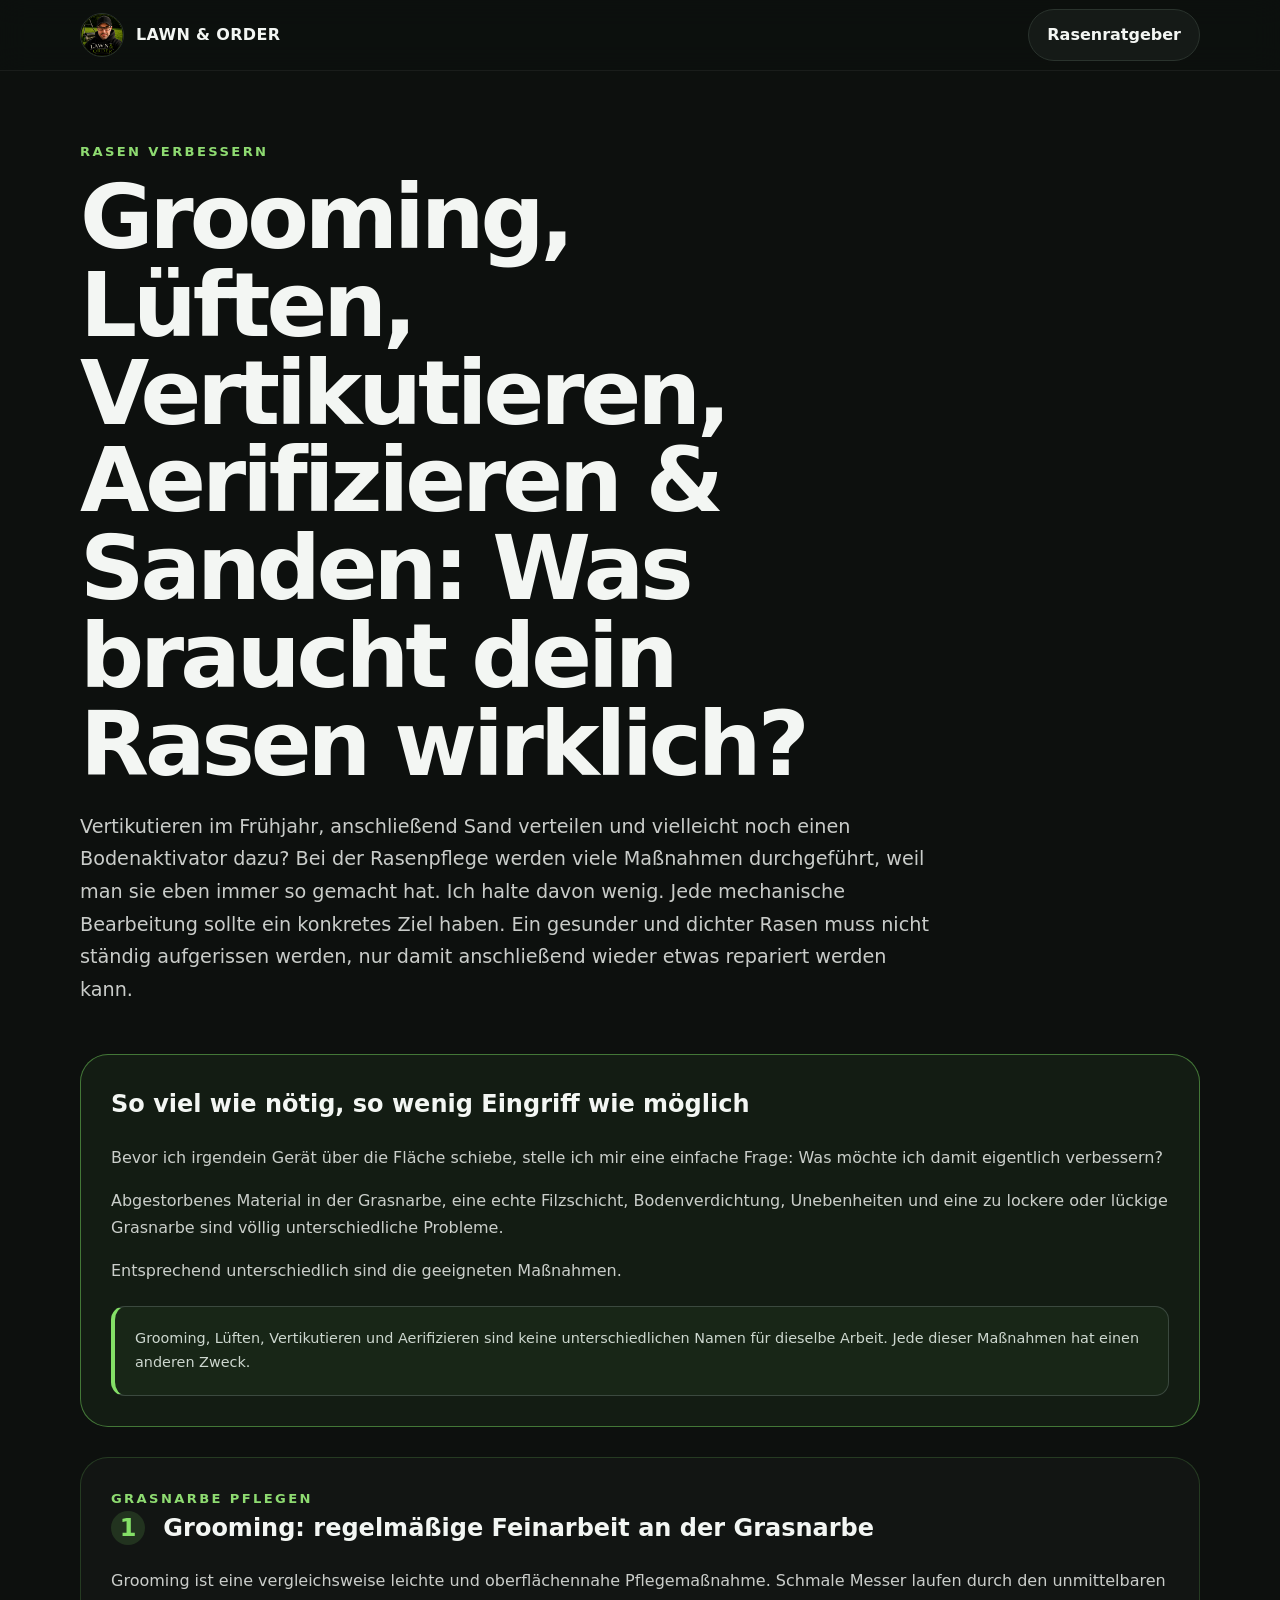
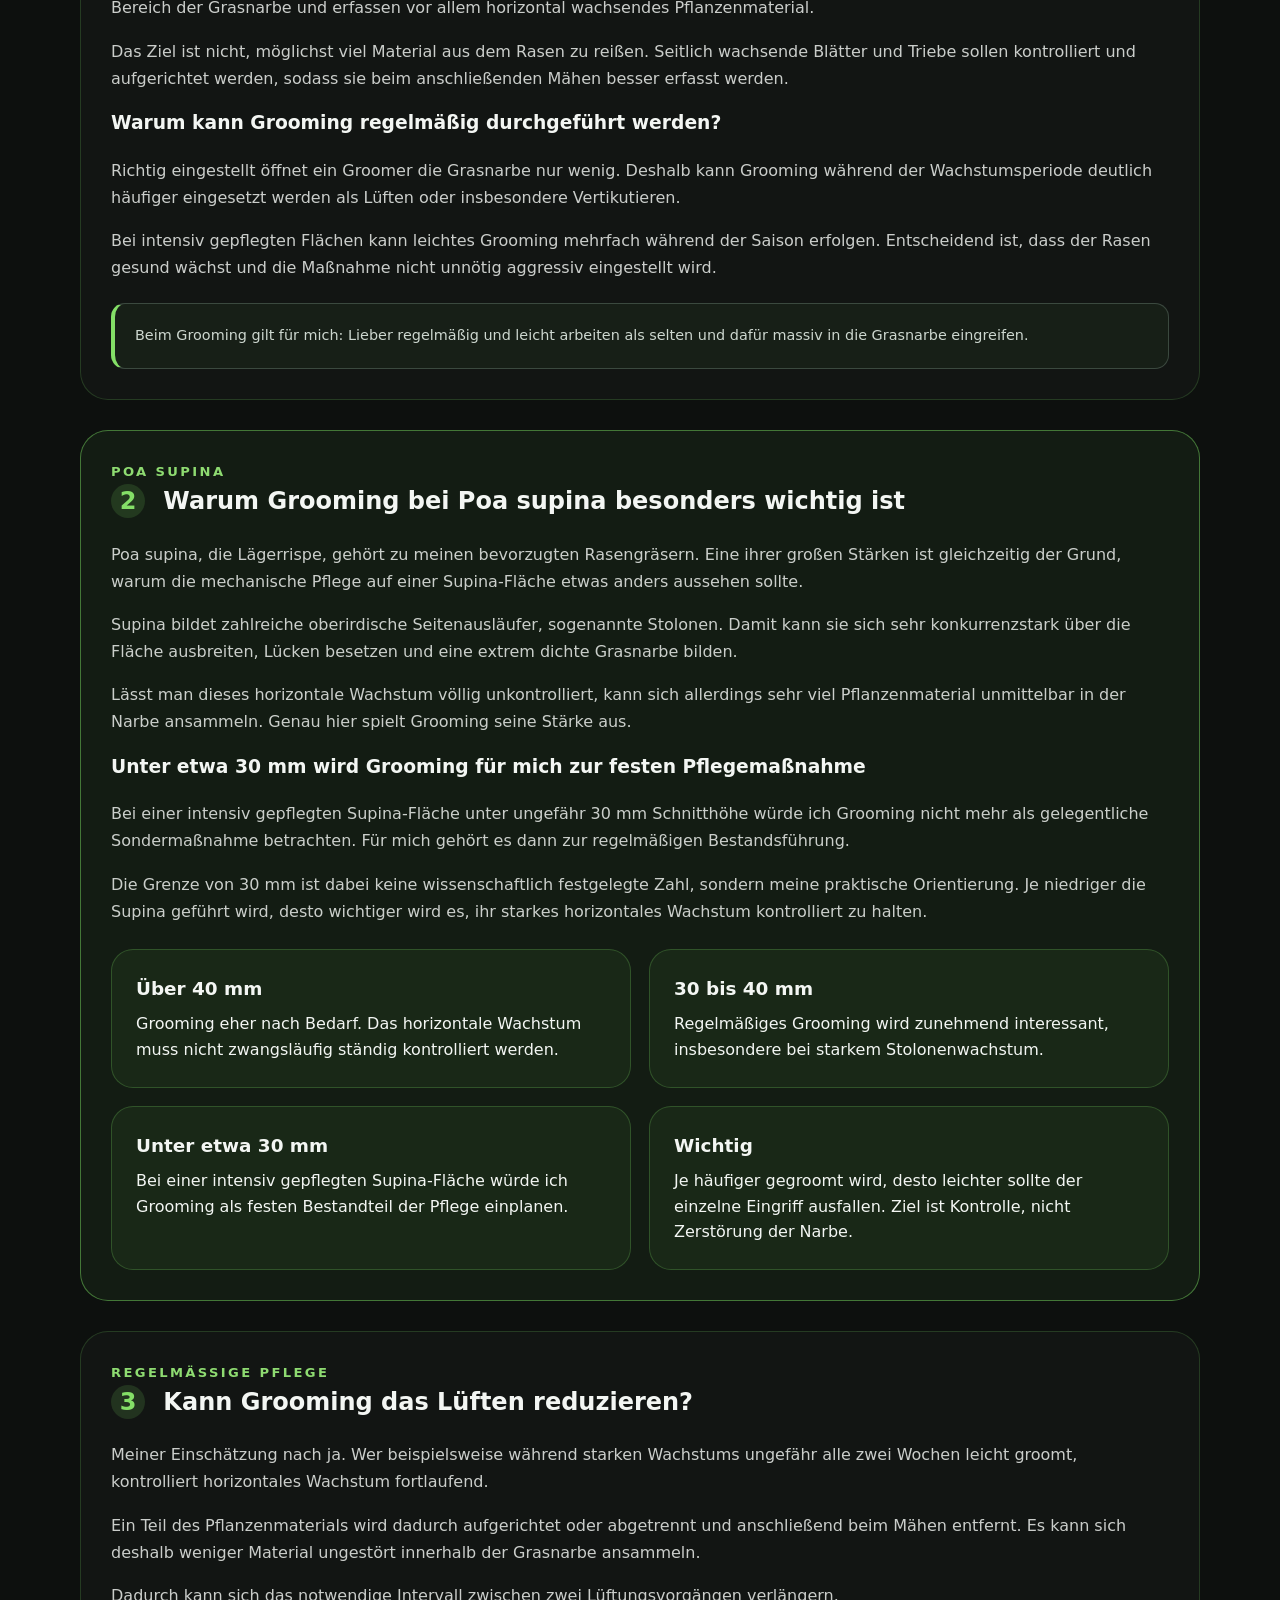
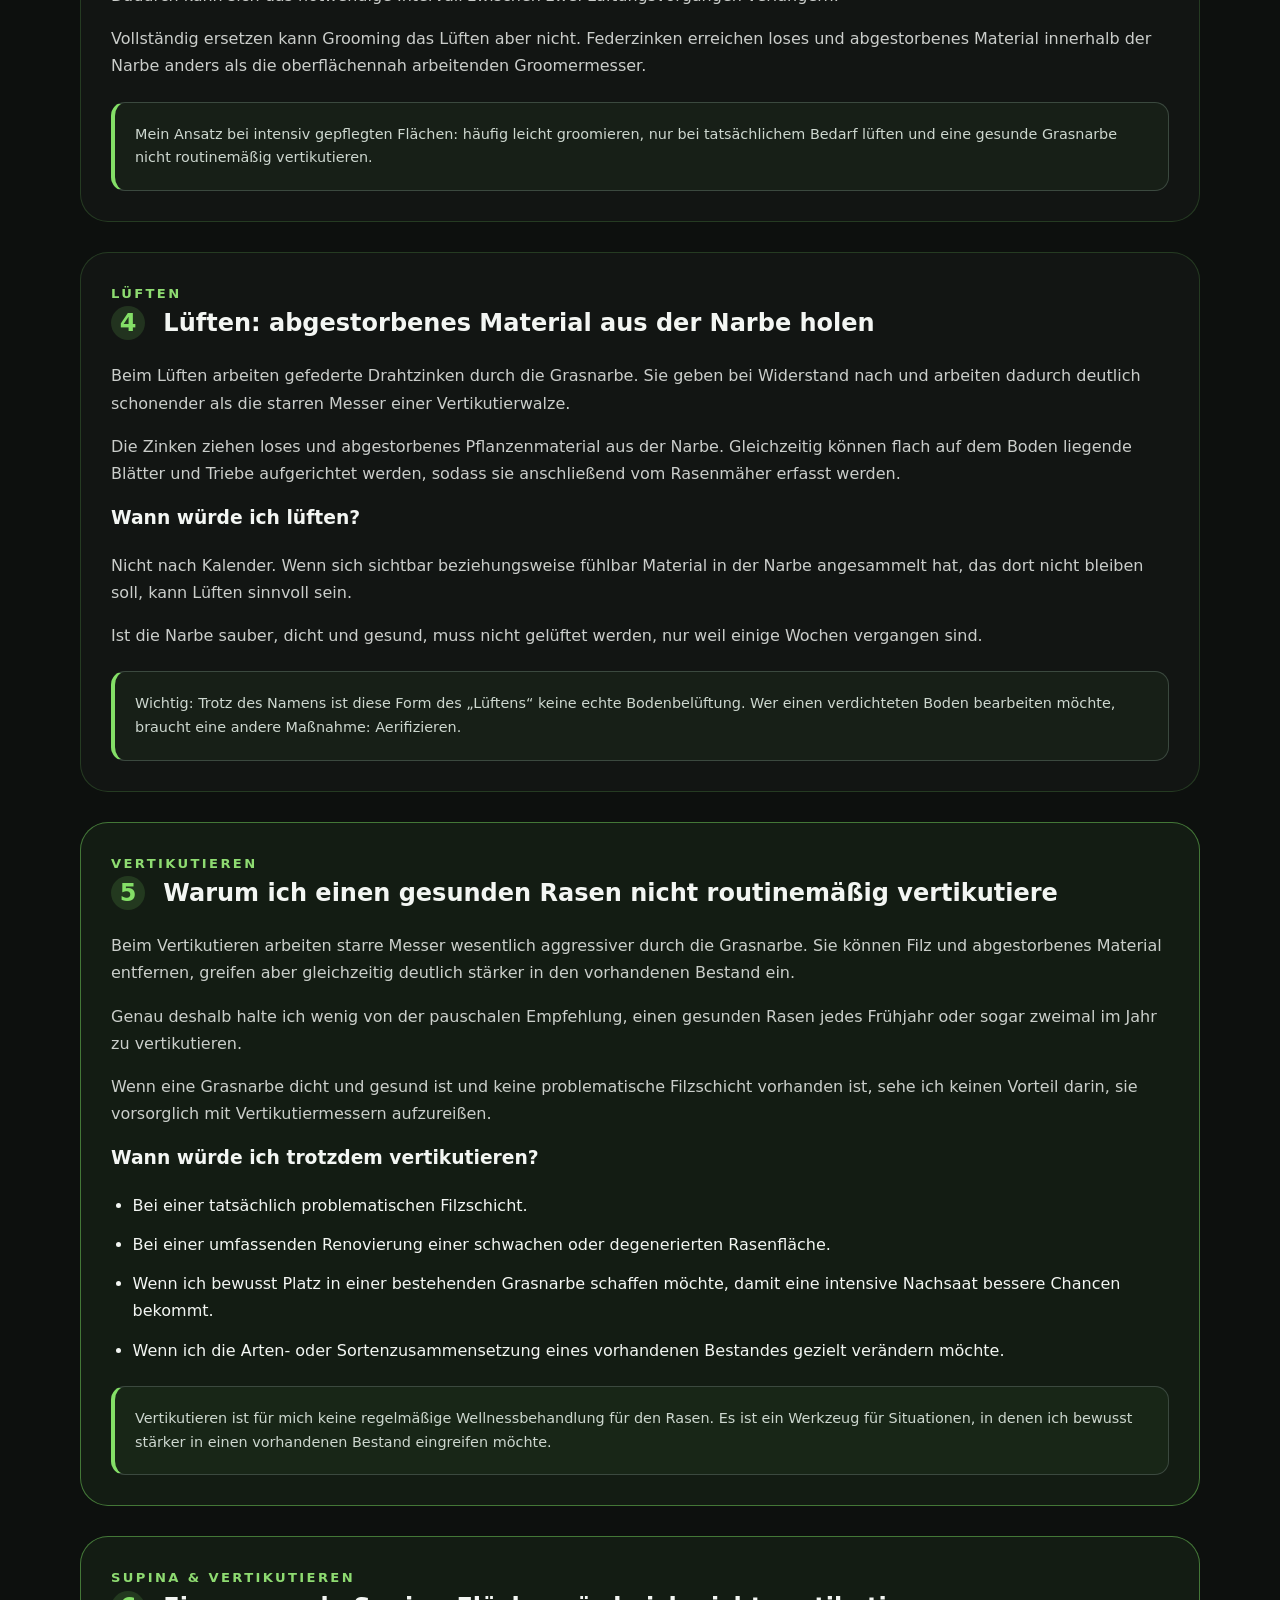
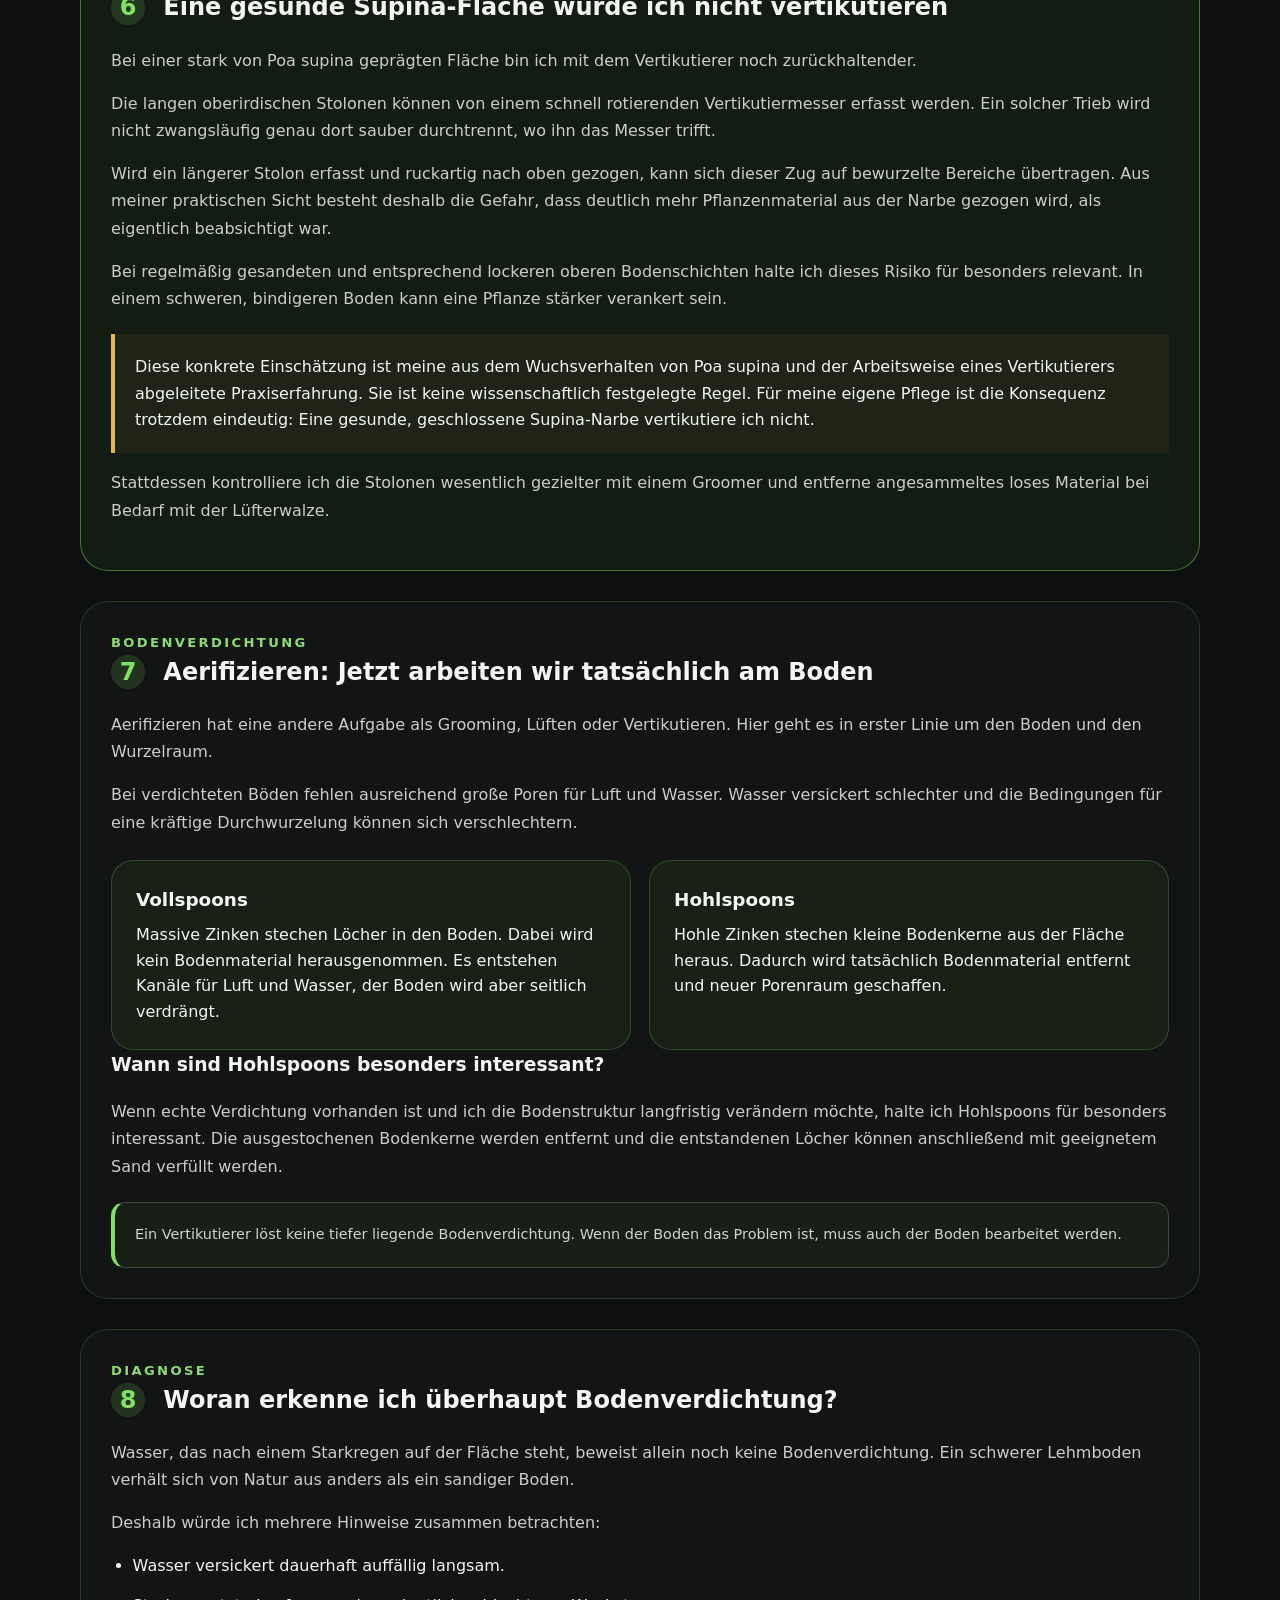
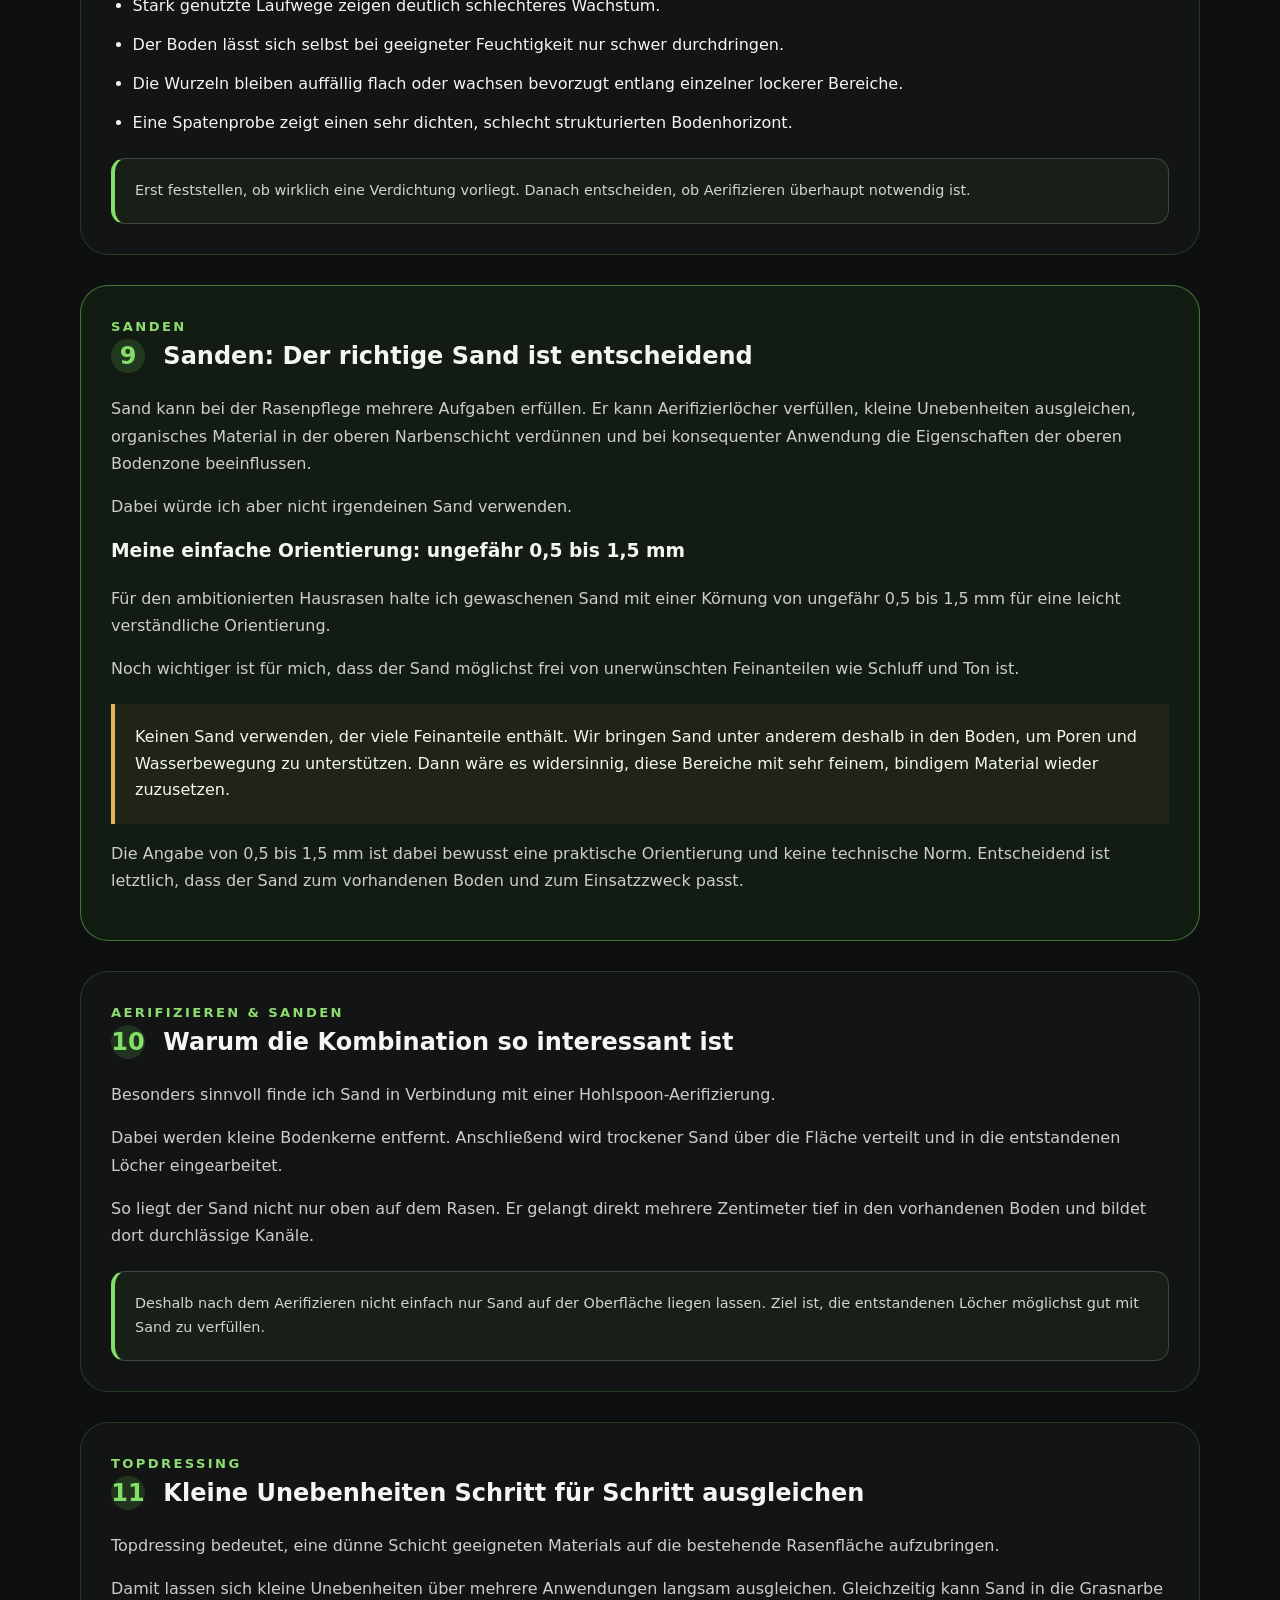
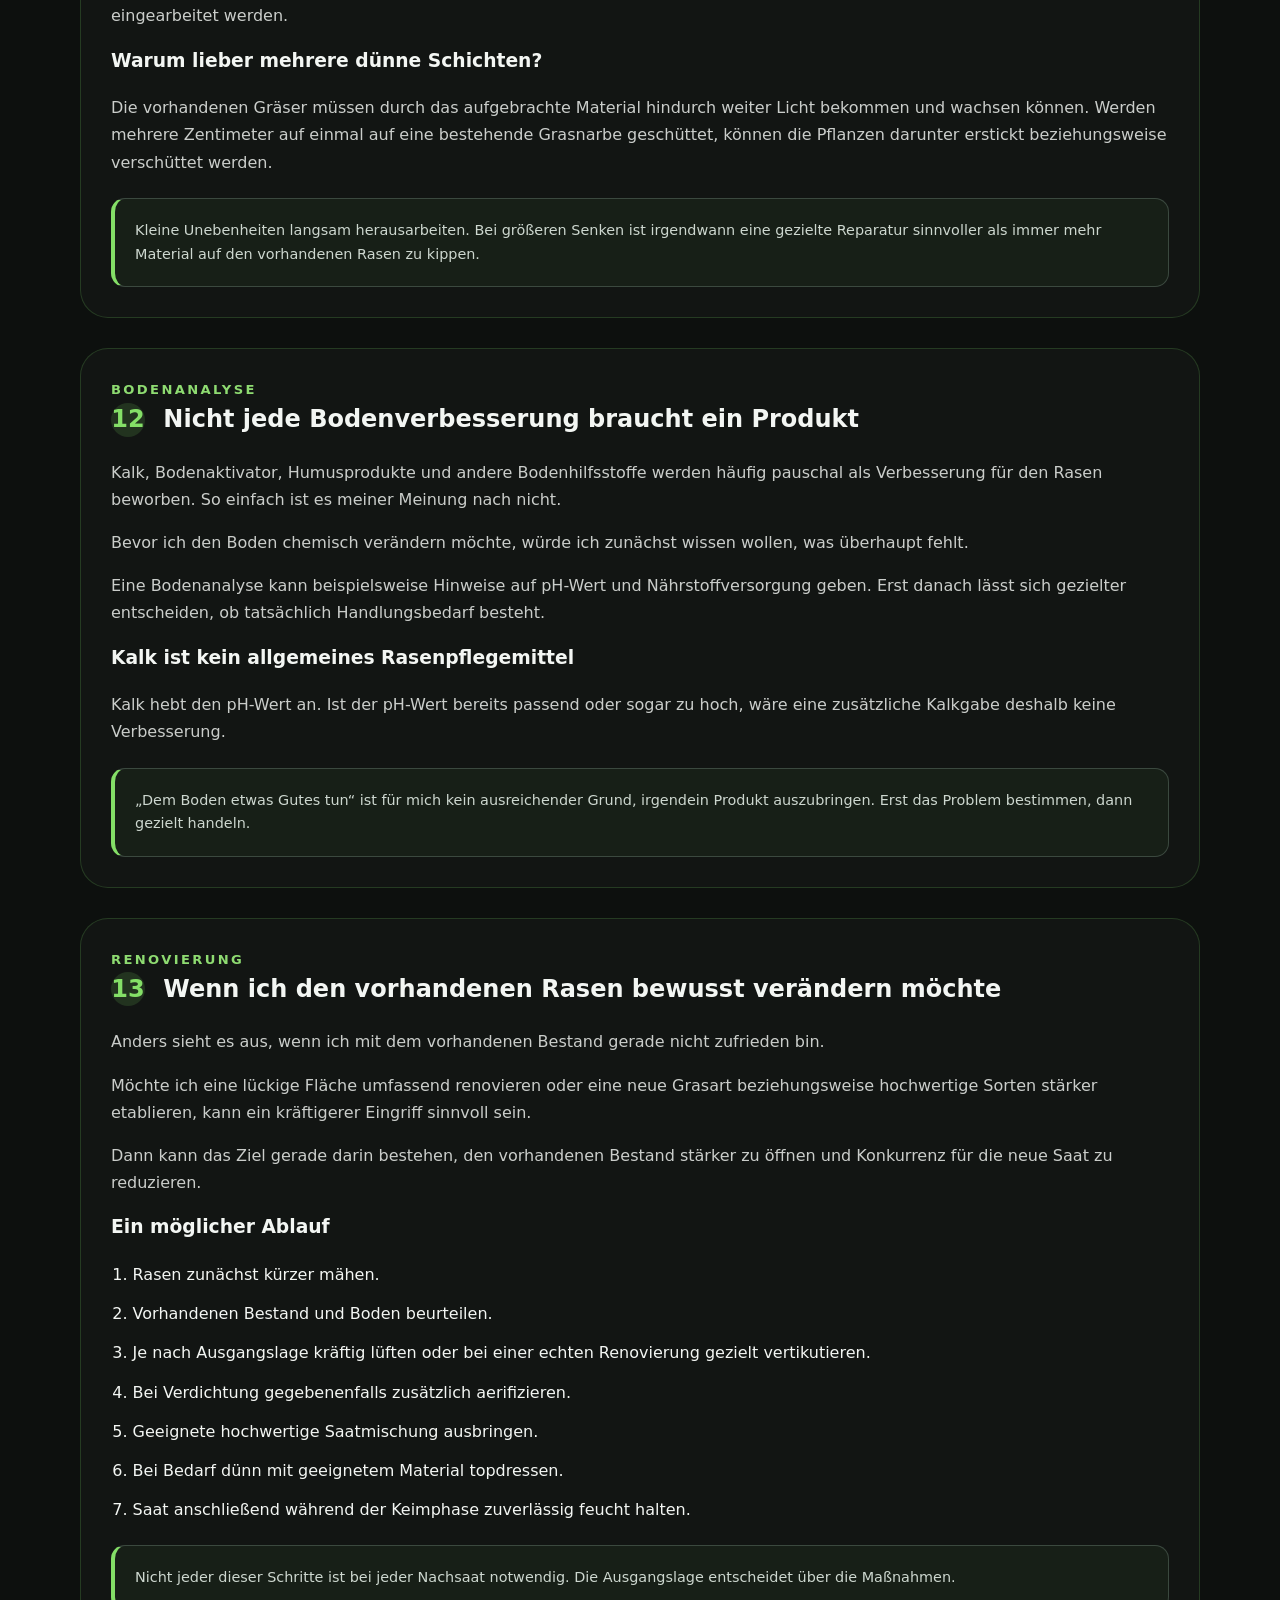
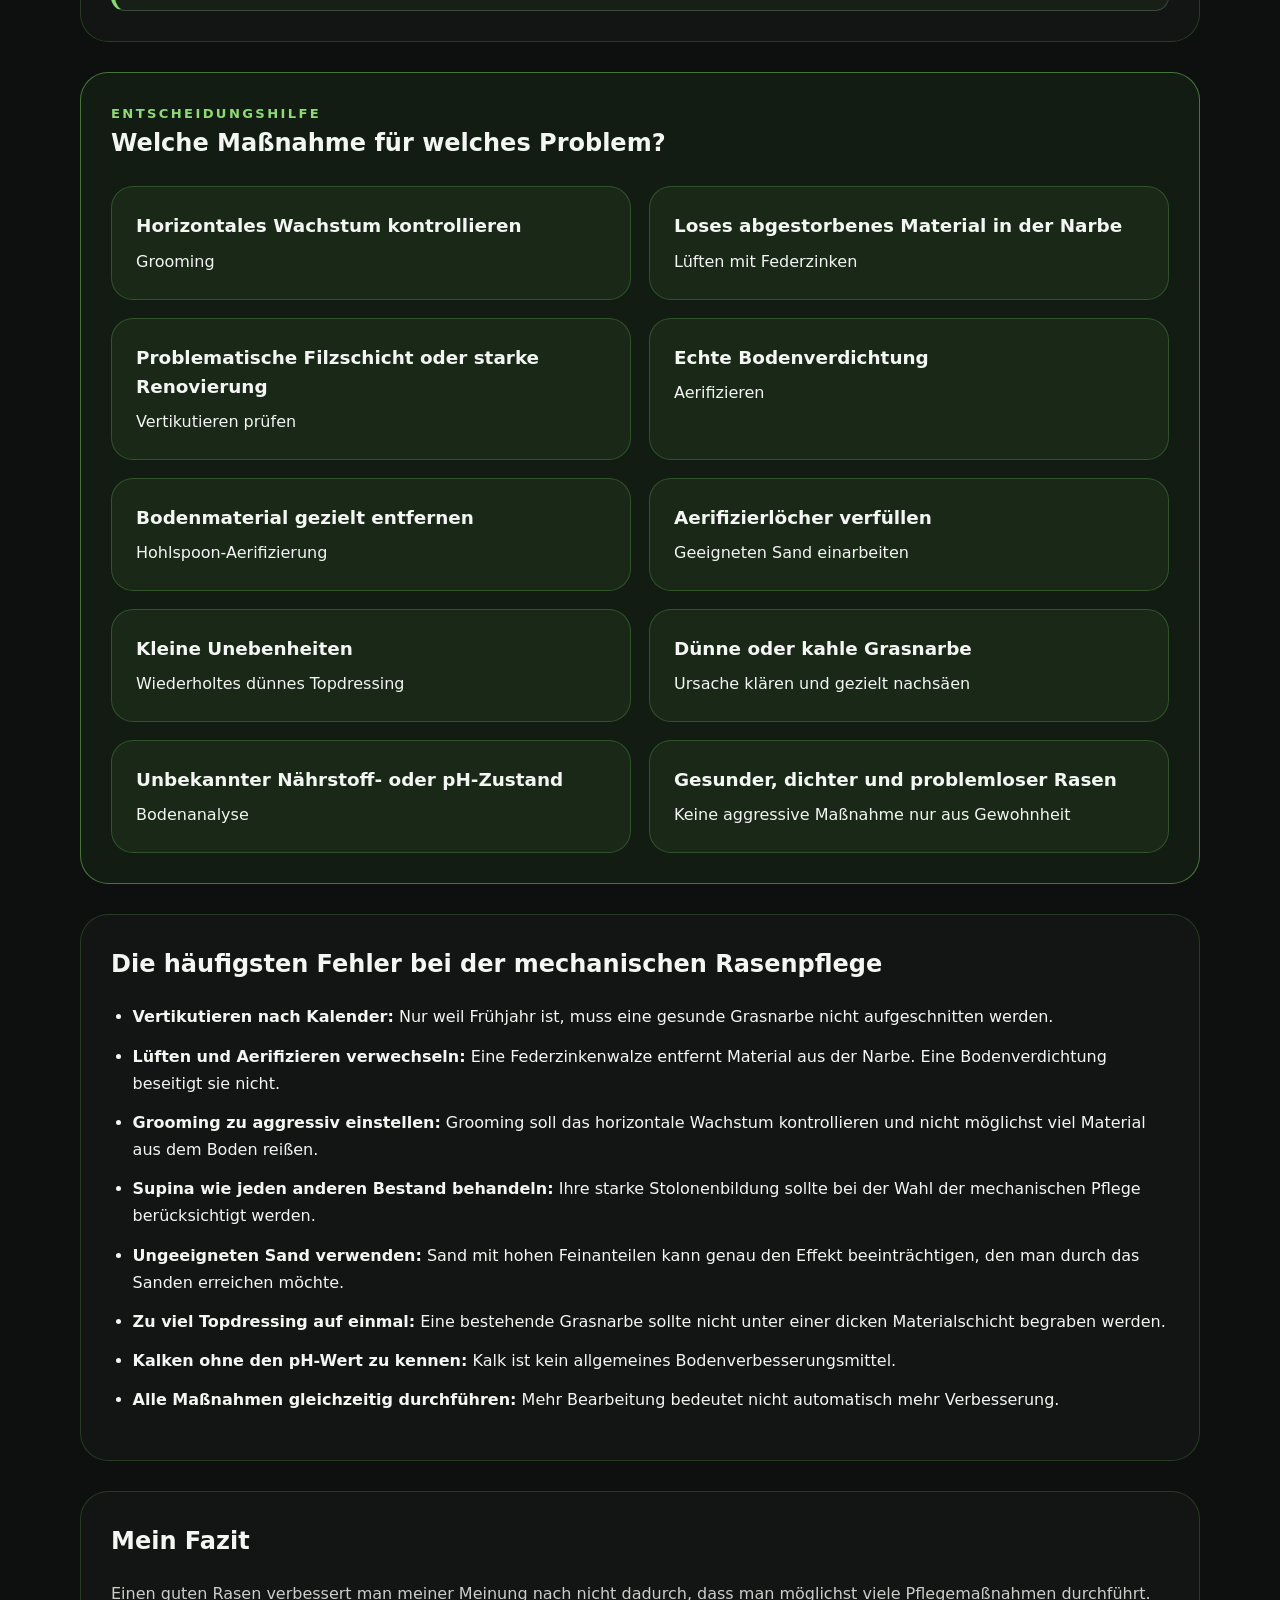
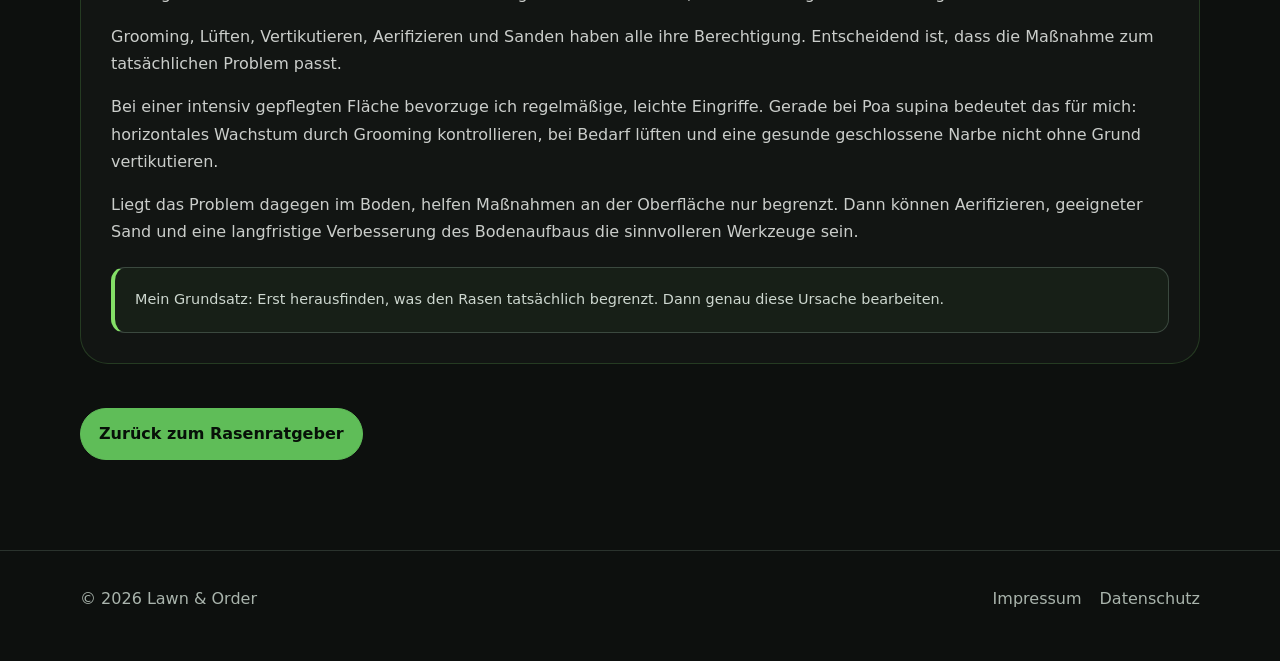
<file: rasen-verbessern.html>
<!doctype html>
<html lang="de">
<head>
  <meta charset="utf-8">
  <meta name="viewport" content="width=device-width, initial-scale=1">

  <title>Rasen verbessern: Grooming, Lüften, Vertikutieren, Aerifizieren & Sanden | Lawn & Order</title>

  <meta name="description"
        content="Rasen richtig verbessern: Grooming, Lüften, Vertikutieren, Aerifizieren, Sanden und Topdressing verständlich erklärt. Welche Maßnahme wann wirklich sinnvoll ist.">

  <link rel="stylesheet" href="assets/style.css">

  <style>
    .article{
      padding:70px 0 90px;
    }

    .article-header{
      max-width:850px;
      margin-bottom:48px;
    }

    .article-header h1{
      margin-bottom:22px;
    }

    .article-intro{
      font-size:1.2rem;
      line-height:1.7;
      opacity:.82;
    }

    .article-block{
      margin-top:30px;
      padding:30px;
      border:1px solid rgba(140,255,110,.16);
      border-radius:28px;
      background:rgba(255,255,255,.025);
    }

    .article-block.highlight{
      border-color:rgba(140,255,110,.4);
      background:rgba(140,255,110,.05);
    }

    .article-block h2,
    .article-block h3{
      margin-top:0;
    }

    .article-block p,
    .article-block li{
      line-height:1.7;
    }

    .article-block p{
      opacity:.82;
    }

    .article-block ul,
    .article-block ol{
      padding-left:1.35rem;
    }

    .article-block li{
      margin-bottom:12px;
    }

    .decision{
      display:grid;
      gap:18px;
      margin-top:24px;
    }

    .decision-card{
      padding:24px;
      border-radius:22px;
      background:rgba(140,255,110,.055);
      border:1px solid rgba(140,255,110,.2);
    }

    .decision-card strong{
      display:block;
      margin-bottom:8px;
      font-size:1.15rem;
    }

    .step-number{
      display:inline-flex;
      align-items:center;
      justify-content:center;
      width:34px;
      height:34px;
      margin-right:10px;
      border-radius:50%;
      background:rgba(140,255,110,.13);
      color:#84df67;
      font-weight:800;
    }

    .note{
      margin-top:22px;
      padding:20px;
      border-left:4px solid #84df67;
      background:rgba(140,255,110,.045);
      line-height:1.65;
    }

    .warning{
      margin-top:22px;
      padding:20px;
      border-left:4px solid #e2b45a;
      background:rgba(226,180,90,.055);
      line-height:1.65;
    }

    .comparison{
      width:100%;
      border-collapse:collapse;
      margin-top:24px;
    }

    .comparison th,
    .comparison td{
      padding:15px;
      text-align:left;
      vertical-align:top;
      border-bottom:1px solid rgba(140,255,110,.14);
      line-height:1.55;
    }

    .comparison th{
      color:#84df67;
    }

    .back-row{
      margin-top:44px;
    }

    @media (min-width:760px){
      .decision{
        grid-template-columns:1fr 1fr;
      }
    }

    @media (max-width:700px){
      .comparison{
        font-size:.9rem;
      }

      .comparison th,
      .comparison td{
        padding:10px 7px;
      }
    }
  </style>
</head>

<body>

<header>
  <div class="wrap nav">

    <a class="brand" href="index.html">
      <img src="assets/lawn-order-profile.png" alt="Lawn & Order">
      <span>LAWN & ORDER</span>
    </a>

    <a class="btn" href="index.html#wissen">
      Rasenratgeber
    </a>

  </div>
</header>


<main class="article">
<div class="wrap">


<div class="article-header">

  <div class="kicker">RASEN VERBESSERN</div>

  <h1>
    Grooming, Lüften, Vertikutieren, Aerifizieren & Sanden:
    Was braucht dein Rasen wirklich?
  </h1>

  <p class="article-intro">
    Vertikutieren im Frühjahr, anschließend Sand verteilen und vielleicht
    noch einen Bodenaktivator dazu? Bei der Rasenpflege werden viele
    Maßnahmen durchgeführt, weil man sie eben immer so gemacht hat.
    Ich halte davon wenig. Jede mechanische Bearbeitung sollte ein
    konkretes Ziel haben. Ein gesunder und dichter Rasen muss nicht
    ständig aufgerissen werden, nur damit anschließend wieder etwas
    repariert werden kann.
  </p>

</div>


<section class="article-block highlight">

  <h2>So viel wie nötig, so wenig Eingriff wie möglich</h2>

  <p>
    Bevor ich irgendein Gerät über die Fläche schiebe, stelle ich mir
    eine einfache Frage: Was möchte ich damit eigentlich verbessern?
  </p>

  <p>
    Abgestorbenes Material in der Grasnarbe, eine echte Filzschicht,
    Bodenverdichtung, Unebenheiten und eine zu lockere oder lückige
    Grasnarbe sind völlig unterschiedliche Probleme.
  </p>

  <p>
    Entsprechend unterschiedlich sind die geeigneten Maßnahmen.
  </p>

  <div class="note">
    Grooming, Lüften, Vertikutieren und Aerifizieren sind keine
    unterschiedlichen Namen für dieselbe Arbeit. Jede dieser Maßnahmen
    hat einen anderen Zweck.
  </div>

</section>


<section class="article-block">

  <div class="kicker">GRASNARBE PFLEGEN</div>

  <h2>
    <span class="step-number">1</span>
    Grooming: regelmäßige Feinarbeit an der Grasnarbe
  </h2>

  <p>
    Grooming ist eine vergleichsweise leichte und oberflächennahe
    Pflegemaßnahme. Schmale Messer laufen durch den unmittelbaren Bereich
    der Grasnarbe und erfassen vor allem horizontal wachsendes
    Pflanzenmaterial.
  </p>

  <p>
    Das Ziel ist nicht, möglichst viel Material aus dem Rasen zu reißen.
    Seitlich wachsende Blätter und Triebe sollen kontrolliert und
    aufgerichtet werden, sodass sie beim anschließenden Mähen besser
    erfasst werden.
  </p>

  <h3>Warum kann Grooming regelmäßig durchgeführt werden?</h3>

  <p>
    Richtig eingestellt öffnet ein Groomer die Grasnarbe nur wenig.
    Deshalb kann Grooming während der Wachstumsperiode deutlich häufiger
    eingesetzt werden als Lüften oder insbesondere Vertikutieren.
  </p>

  <p>
    Bei intensiv gepflegten Flächen kann leichtes Grooming mehrfach
    während der Saison erfolgen. Entscheidend ist, dass der Rasen gesund
    wächst und die Maßnahme nicht unnötig aggressiv eingestellt wird.
  </p>

  <div class="note">
    Beim Grooming gilt für mich:
    Lieber regelmäßig und leicht arbeiten als selten und dafür massiv
    in die Grasnarbe eingreifen.
  </div>

</section>


<section class="article-block highlight">

  <div class="kicker">POA SUPINA</div>

  <h2>
    <span class="step-number">2</span>
    Warum Grooming bei Poa supina besonders wichtig ist
  </h2>

  <p>
    Poa supina, die Lägerrispe, gehört zu meinen bevorzugten Rasengräsern.
    Eine ihrer großen Stärken ist gleichzeitig der Grund, warum die
    mechanische Pflege auf einer Supina-Fläche etwas anders aussehen
    sollte.
  </p>

  <p>
    Supina bildet zahlreiche oberirdische Seitenausläufer, sogenannte
    Stolonen. Damit kann sie sich sehr konkurrenzstark über die Fläche
    ausbreiten, Lücken besetzen und eine extrem dichte Grasnarbe bilden.
  </p>

  <p>
    Lässt man dieses horizontale Wachstum völlig unkontrolliert, kann
    sich allerdings sehr viel Pflanzenmaterial unmittelbar in der Narbe
    ansammeln. Genau hier spielt Grooming seine Stärke aus.
  </p>

  <h3>Unter etwa 30 mm wird Grooming für mich zur festen Pflegemaßnahme</h3>

  <p>
    Bei einer intensiv gepflegten Supina-Fläche unter ungefähr 30 mm
    Schnitthöhe würde ich Grooming nicht mehr als gelegentliche
    Sondermaßnahme betrachten. Für mich gehört es dann zur regelmäßigen
    Bestandsführung.
  </p>

  <p>
    Die Grenze von 30 mm ist dabei keine wissenschaftlich festgelegte
    Zahl, sondern meine praktische Orientierung. Je niedriger die
    Supina geführt wird, desto wichtiger wird es, ihr starkes
    horizontales Wachstum kontrolliert zu halten.
  </p>

  <div class="decision">

    <div class="decision-card">
      <strong>Über 40 mm</strong>
      Grooming eher nach Bedarf. Das horizontale Wachstum muss nicht
      zwangsläufig ständig kontrolliert werden.
    </div>

    <div class="decision-card">
      <strong>30 bis 40 mm</strong>
      Regelmäßiges Grooming wird zunehmend interessant, insbesondere
      bei starkem Stolonenwachstum.
    </div>

    <div class="decision-card">
      <strong>Unter etwa 30 mm</strong>
      Bei einer intensiv gepflegten Supina-Fläche würde ich Grooming
      als festen Bestandteil der Pflege einplanen.
    </div>

    <div class="decision-card">
      <strong>Wichtig</strong>
      Je häufiger gegroomt wird, desto leichter sollte der einzelne
      Eingriff ausfallen. Ziel ist Kontrolle, nicht Zerstörung der Narbe.
    </div>

  </div>

</section>


<section class="article-block">

  <div class="kicker">REGELMÄSSIGE PFLEGE</div>

  <h2>
    <span class="step-number">3</span>
    Kann Grooming das Lüften reduzieren?
  </h2>

  <p>
    Meiner Einschätzung nach ja. Wer beispielsweise während starken
    Wachstums ungefähr alle zwei Wochen leicht groomt, kontrolliert
    horizontales Wachstum fortlaufend.
  </p>

  <p>
    Ein Teil des Pflanzenmaterials wird dadurch aufgerichtet oder
    abgetrennt und anschließend beim Mähen entfernt. Es kann sich
    deshalb weniger Material ungestört innerhalb der Grasnarbe
    ansammeln.
  </p>

  <p>
    Dadurch kann sich das notwendige Intervall zwischen zwei
    Lüftungsvorgängen verlängern.
  </p>

  <p>
    Vollständig ersetzen kann Grooming das Lüften aber nicht.
    Federzinken erreichen loses und abgestorbenes Material innerhalb
    der Narbe anders als die oberflächennah arbeitenden Groomermesser.
  </p>

  <div class="note">
    Mein Ansatz bei intensiv gepflegten Flächen:
    häufig leicht groomieren, nur bei tatsächlichem Bedarf lüften und
    eine gesunde Grasnarbe nicht routinemäßig vertikutieren.
  </div>

</section>


<section class="article-block">

  <div class="kicker">LÜFTEN</div>

  <h2>
    <span class="step-number">4</span>
    Lüften: abgestorbenes Material aus der Narbe holen
  </h2>

  <p>
    Beim Lüften arbeiten gefederte Drahtzinken durch die Grasnarbe.
    Sie geben bei Widerstand nach und arbeiten dadurch deutlich
    schonender als die starren Messer einer Vertikutierwalze.
  </p>

  <p>
    Die Zinken ziehen loses und abgestorbenes Pflanzenmaterial aus der
    Narbe. Gleichzeitig können flach auf dem Boden liegende Blätter und
    Triebe aufgerichtet werden, sodass sie anschließend vom Rasenmäher
    erfasst werden.
  </p>

  <h3>Wann würde ich lüften?</h3>

  <p>
    Nicht nach Kalender. Wenn sich sichtbar beziehungsweise fühlbar
    Material in der Narbe angesammelt hat, das dort nicht bleiben soll,
    kann Lüften sinnvoll sein.
  </p>

  <p>
    Ist die Narbe sauber, dicht und gesund, muss nicht gelüftet werden,
    nur weil einige Wochen vergangen sind.
  </p>

  <div class="note">
    Wichtig: Trotz des Namens ist diese Form des „Lüftens“ keine echte
    Bodenbelüftung. Wer einen verdichteten Boden bearbeiten möchte,
    braucht eine andere Maßnahme: Aerifizieren.
  </div>

</section>


<section class="article-block highlight">

  <div class="kicker">VERTIKUTIEREN</div>

  <h2>
    <span class="step-number">5</span>
    Warum ich einen gesunden Rasen nicht routinemäßig vertikutiere
  </h2>

  <p>
    Beim Vertikutieren arbeiten starre Messer wesentlich aggressiver
    durch die Grasnarbe. Sie können Filz und abgestorbenes Material
    entfernen, greifen aber gleichzeitig deutlich stärker in den
    vorhandenen Bestand ein.
  </p>

  <p>
    Genau deshalb halte ich wenig von der pauschalen Empfehlung, einen
    gesunden Rasen jedes Frühjahr oder sogar zweimal im Jahr zu
    vertikutieren.
  </p>

  <p>
    Wenn eine Grasnarbe dicht und gesund ist und keine problematische
    Filzschicht vorhanden ist, sehe ich keinen Vorteil darin, sie
    vorsorglich mit Vertikutiermessern aufzureißen.
  </p>

  <h3>Wann würde ich trotzdem vertikutieren?</h3>

  <ul>
    <li>
      Bei einer tatsächlich problematischen Filzschicht.
    </li>

    <li>
      Bei einer umfassenden Renovierung einer schwachen oder
      degenerierten Rasenfläche.
    </li>

    <li>
      Wenn ich bewusst Platz in einer bestehenden Grasnarbe schaffen
      möchte, damit eine intensive Nachsaat bessere Chancen bekommt.
    </li>

    <li>
      Wenn ich die Arten- oder Sortenzusammensetzung eines vorhandenen
      Bestandes gezielt verändern möchte.
    </li>
  </ul>

  <div class="note">
    Vertikutieren ist für mich keine regelmäßige Wellnessbehandlung für
    den Rasen. Es ist ein Werkzeug für Situationen, in denen ich bewusst
    stärker in einen vorhandenen Bestand eingreifen möchte.
  </div>

</section>


<section class="article-block highlight">

  <div class="kicker">SUPINA & VERTIKUTIEREN</div>

  <h2>
    <span class="step-number">6</span>
    Eine gesunde Supina-Fläche würde ich nicht vertikutieren
  </h2>

  <p>
    Bei einer stark von Poa supina geprägten Fläche bin ich mit dem
    Vertikutierer noch zurückhaltender.
  </p>

  <p>
    Die langen oberirdischen Stolonen können von einem schnell
    rotierenden Vertikutiermesser erfasst werden. Ein solcher Trieb wird
    nicht zwangsläufig genau dort sauber durchtrennt, wo ihn das Messer
    trifft.
  </p>

  <p>
    Wird ein längerer Stolon erfasst und ruckartig nach oben gezogen,
    kann sich dieser Zug auf bewurzelte Bereiche übertragen. Aus meiner
    praktischen Sicht besteht deshalb die Gefahr, dass deutlich mehr
    Pflanzenmaterial aus der Narbe gezogen wird, als eigentlich
    beabsichtigt war.
  </p>

  <p>
    Bei regelmäßig gesandeten und entsprechend lockeren oberen
    Bodenschichten halte ich dieses Risiko für besonders relevant.
    In einem schweren, bindigeren Boden kann eine Pflanze stärker
    verankert sein.
  </p>

  <div class="warning">
    Diese konkrete Einschätzung ist meine aus dem Wuchsverhalten von
    Poa supina und der Arbeitsweise eines Vertikutierers abgeleitete
    Praxiserfahrung. Sie ist keine wissenschaftlich festgelegte Regel.
    Für meine eigene Pflege ist die Konsequenz trotzdem eindeutig:
    Eine gesunde, geschlossene Supina-Narbe vertikutiere ich nicht.
  </div>

  <p>
    Stattdessen kontrolliere ich die Stolonen wesentlich gezielter mit
    einem Groomer und entferne angesammeltes loses Material bei Bedarf
    mit der Lüfterwalze.
  </p>

</section>


<section class="article-block">

  <div class="kicker">BODENVERDICHTUNG</div>

  <h2>
    <span class="step-number">7</span>
    Aerifizieren: Jetzt arbeiten wir tatsächlich am Boden
  </h2>

  <p>
    Aerifizieren hat eine andere Aufgabe als Grooming, Lüften oder
    Vertikutieren. Hier geht es in erster Linie um den Boden und den
    Wurzelraum.
  </p>

  <p>
    Bei verdichteten Böden fehlen ausreichend große Poren für Luft und
    Wasser. Wasser versickert schlechter und die Bedingungen für eine
    kräftige Durchwurzelung können sich verschlechtern.
  </p>

  <div class="decision">

    <div class="decision-card">
      <strong>Vollspoons</strong>
      Massive Zinken stechen Löcher in den Boden. Dabei wird kein
      Bodenmaterial herausgenommen. Es entstehen Kanäle für Luft und
      Wasser, der Boden wird aber seitlich verdrängt.
    </div>

    <div class="decision-card">
      <strong>Hohlspoons</strong>
      Hohle Zinken stechen kleine Bodenkerne aus der Fläche heraus.
      Dadurch wird tatsächlich Bodenmaterial entfernt und neuer
      Porenraum geschaffen.
    </div>

  </div>

  <h3>Wann sind Hohlspoons besonders interessant?</h3>

  <p>
    Wenn echte Verdichtung vorhanden ist und ich die Bodenstruktur
    langfristig verändern möchte, halte ich Hohlspoons für besonders
    interessant. Die ausgestochenen Bodenkerne werden entfernt und die
    entstandenen Löcher können anschließend mit geeignetem Sand verfüllt
    werden.
  </p>

  <div class="note">
    Ein Vertikutierer löst keine tiefer liegende Bodenverdichtung.
    Wenn der Boden das Problem ist, muss auch der Boden bearbeitet werden.
  </div>

</section>


<section class="article-block">

  <div class="kicker">DIAGNOSE</div>

  <h2>
    <span class="step-number">8</span>
    Woran erkenne ich überhaupt Bodenverdichtung?
  </h2>

  <p>
    Wasser, das nach einem Starkregen auf der Fläche steht, beweist
    allein noch keine Bodenverdichtung. Ein schwerer Lehmboden verhält
    sich von Natur aus anders als ein sandiger Boden.
  </p>

  <p>
    Deshalb würde ich mehrere Hinweise zusammen betrachten:
  </p>

  <ul>
    <li>
      Wasser versickert dauerhaft auffällig langsam.
    </li>

    <li>
      Stark genutzte Laufwege zeigen deutlich schlechteres Wachstum.
    </li>

    <li>
      Der Boden lässt sich selbst bei geeigneter Feuchtigkeit nur
      schwer durchdringen.
    </li>

    <li>
      Die Wurzeln bleiben auffällig flach oder wachsen bevorzugt entlang
      einzelner lockerer Bereiche.
    </li>

    <li>
      Eine Spatenprobe zeigt einen sehr dichten, schlecht strukturierten
      Bodenhorizont.
    </li>
  </ul>

  <div class="note">
    Erst feststellen, ob wirklich eine Verdichtung vorliegt.
    Danach entscheiden, ob Aerifizieren überhaupt notwendig ist.
  </div>

</section>


<section class="article-block highlight">

  <div class="kicker">SANDEN</div>

  <h2>
    <span class="step-number">9</span>
    Sanden: Der richtige Sand ist entscheidend
  </h2>

  <p>
    Sand kann bei der Rasenpflege mehrere Aufgaben erfüllen. Er kann
    Aerifizierlöcher verfüllen, kleine Unebenheiten ausgleichen,
    organisches Material in der oberen Narbenschicht verdünnen und bei
    konsequenter Anwendung die Eigenschaften der oberen Bodenzone
    beeinflussen.
  </p>

  <p>
    Dabei würde ich aber nicht irgendeinen Sand verwenden.
  </p>

  <h3>Meine einfache Orientierung: ungefähr 0,5 bis 1,5 mm</h3>

  <p>
    Für den ambitionierten Hausrasen halte ich gewaschenen Sand mit
    einer Körnung von ungefähr 0,5 bis 1,5 mm für eine leicht
    verständliche Orientierung.
  </p>

  <p>
    Noch wichtiger ist für mich, dass der Sand möglichst frei von
    unerwünschten Feinanteilen wie Schluff und Ton ist.
  </p>

  <div class="warning">
    Keinen Sand verwenden, der viele Feinanteile enthält.
    Wir bringen Sand unter anderem deshalb in den Boden, um Poren und
    Wasserbewegung zu unterstützen. Dann wäre es widersinnig, diese
    Bereiche mit sehr feinem, bindigem Material wieder zuzusetzen.
  </div>

  <p>
    Die Angabe von 0,5 bis 1,5 mm ist dabei bewusst eine praktische
    Orientierung und keine technische Norm. Entscheidend ist letztlich,
    dass der Sand zum vorhandenen Boden und zum Einsatzzweck passt.
  </p>

</section>


<section class="article-block">

  <div class="kicker">AERIFIZIEREN & SANDEN</div>

  <h2>
    <span class="step-number">10</span>
    Warum die Kombination so interessant ist
  </h2>

  <p>
    Besonders sinnvoll finde ich Sand in Verbindung mit einer
    Hohlspoon-Aerifizierung.
  </p>

  <p>
    Dabei werden kleine Bodenkerne entfernt. Anschließend wird trockener
    Sand über die Fläche verteilt und in die entstandenen Löcher
    eingearbeitet.
  </p>

  <p>
    So liegt der Sand nicht nur oben auf dem Rasen. Er gelangt direkt
    mehrere Zentimeter tief in den vorhandenen Boden und bildet dort
    durchlässige Kanäle.
  </p>

  <div class="note">
    Deshalb nach dem Aerifizieren nicht einfach nur Sand auf der
    Oberfläche liegen lassen. Ziel ist, die entstandenen Löcher möglichst
    gut mit Sand zu verfüllen.
  </div>

</section>


<section class="article-block">

  <div class="kicker">TOPDRESSING</div>

  <h2>
    <span class="step-number">11</span>
    Kleine Unebenheiten Schritt für Schritt ausgleichen
  </h2>

  <p>
    Topdressing bedeutet, eine dünne Schicht geeigneten Materials auf
    die bestehende Rasenfläche aufzubringen.
  </p>

  <p>
    Damit lassen sich kleine Unebenheiten über mehrere Anwendungen
    langsam ausgleichen. Gleichzeitig kann Sand in die Grasnarbe
    eingearbeitet werden.
  </p>

  <h3>Warum lieber mehrere dünne Schichten?</h3>

  <p>
    Die vorhandenen Gräser müssen durch das aufgebrachte Material
    hindurch weiter Licht bekommen und wachsen können. Werden mehrere
    Zentimeter auf einmal auf eine bestehende Grasnarbe geschüttet,
    können die Pflanzen darunter erstickt beziehungsweise verschüttet
    werden.
  </p>

  <div class="note">
    Kleine Unebenheiten langsam herausarbeiten. Bei größeren Senken ist
    irgendwann eine gezielte Reparatur sinnvoller als immer mehr
    Material auf den vorhandenen Rasen zu kippen.
  </div>

</section>


<section class="article-block">

  <div class="kicker">BODENANALYSE</div>

  <h2>
    <span class="step-number">12</span>
    Nicht jede Bodenverbesserung braucht ein Produkt
  </h2>

  <p>
    Kalk, Bodenaktivator, Humusprodukte und andere Bodenhilfsstoffe
    werden häufig pauschal als Verbesserung für den Rasen beworben.
    So einfach ist es meiner Meinung nach nicht.
  </p>

  <p>
    Bevor ich den Boden chemisch verändern möchte, würde ich zunächst
    wissen wollen, was überhaupt fehlt.
  </p>

  <p>
    Eine Bodenanalyse kann beispielsweise Hinweise auf pH-Wert und
    Nährstoffversorgung geben. Erst danach lässt sich gezielter
    entscheiden, ob tatsächlich Handlungsbedarf besteht.
  </p>

  <h3>Kalk ist kein allgemeines Rasenpflegemittel</h3>

  <p>
    Kalk hebt den pH-Wert an. Ist der pH-Wert bereits passend oder sogar
    zu hoch, wäre eine zusätzliche Kalkgabe deshalb keine Verbesserung.
  </p>

  <div class="note">
    „Dem Boden etwas Gutes tun“ ist für mich kein ausreichender Grund,
    irgendein Produkt auszubringen. Erst das Problem bestimmen, dann
    gezielt handeln.
  </div>

</section>


<section class="article-block">

  <div class="kicker">RENOVIERUNG</div>

  <h2>
    <span class="step-number">13</span>
    Wenn ich den vorhandenen Rasen bewusst verändern möchte
  </h2>

  <p>
    Anders sieht es aus, wenn ich mit dem vorhandenen Bestand gerade
    nicht zufrieden bin.
  </p>

  <p>
    Möchte ich eine lückige Fläche umfassend renovieren oder eine neue
    Grasart beziehungsweise hochwertige Sorten stärker etablieren, kann
    ein kräftigerer Eingriff sinnvoll sein.
  </p>

  <p>
    Dann kann das Ziel gerade darin bestehen, den vorhandenen Bestand
    stärker zu öffnen und Konkurrenz für die neue Saat zu reduzieren.
  </p>

  <h3>Ein möglicher Ablauf</h3>

  <ol>
    <li>Rasen zunächst kürzer mähen.</li>
    <li>Vorhandenen Bestand und Boden beurteilen.</li>
    <li>
      Je nach Ausgangslage kräftig lüften oder bei einer echten
      Renovierung gezielt vertikutieren.
    </li>
    <li>
      Bei Verdichtung gegebenenfalls zusätzlich aerifizieren.
    </li>
    <li>Geeignete hochwertige Saatmischung ausbringen.</li>
    <li>Bei Bedarf dünn mit geeignetem Material topdressen.</li>
    <li>
      Saat anschließend während der Keimphase zuverlässig feucht halten.
    </li>
  </ol>

  <div class="note">
    Nicht jeder dieser Schritte ist bei jeder Nachsaat notwendig.
    Die Ausgangslage entscheidet über die Maßnahmen.
  </div>

</section>


<section class="article-block highlight">

  <div class="kicker">ENTSCHEIDUNGSHILFE</div>

  <h2>Welche Maßnahme für welches Problem?</h2>

  <div class="decision">

    <div class="decision-card">
      <strong>Horizontales Wachstum kontrollieren</strong>
      Grooming
    </div>

    <div class="decision-card">
      <strong>Loses abgestorbenes Material in der Narbe</strong>
      Lüften mit Federzinken
    </div>

    <div class="decision-card">
      <strong>Problematische Filzschicht oder starke Renovierung</strong>
      Vertikutieren prüfen
    </div>

    <div class="decision-card">
      <strong>Echte Bodenverdichtung</strong>
      Aerifizieren
    </div>

    <div class="decision-card">
      <strong>Bodenmaterial gezielt entfernen</strong>
      Hohlspoon-Aerifizierung
    </div>

    <div class="decision-card">
      <strong>Aerifizierlöcher verfüllen</strong>
      Geeigneten Sand einarbeiten
    </div>

    <div class="decision-card">
      <strong>Kleine Unebenheiten</strong>
      Wiederholtes dünnes Topdressing
    </div>

    <div class="decision-card">
      <strong>Dünne oder kahle Grasnarbe</strong>
      Ursache klären und gezielt nachsäen
    </div>

    <div class="decision-card">
      <strong>Unbekannter Nährstoff- oder pH-Zustand</strong>
      Bodenanalyse
    </div>

    <div class="decision-card">
      <strong>Gesunder, dichter und problemloser Rasen</strong>
      Keine aggressive Maßnahme nur aus Gewohnheit
    </div>

  </div>

</section>


<section class="article-block">

  <h2>Die häufigsten Fehler bei der mechanischen Rasenpflege</h2>

  <ul>

    <li>
      <strong>Vertikutieren nach Kalender:</strong>
      Nur weil Frühjahr ist, muss eine gesunde Grasnarbe nicht
      aufgeschnitten werden.
    </li>

    <li>
      <strong>Lüften und Aerifizieren verwechseln:</strong>
      Eine Federzinkenwalze entfernt Material aus der Narbe.
      Eine Bodenverdichtung beseitigt sie nicht.
    </li>

    <li>
      <strong>Grooming zu aggressiv einstellen:</strong>
      Grooming soll das horizontale Wachstum kontrollieren und nicht
      möglichst viel Material aus dem Boden reißen.
    </li>

    <li>
      <strong>Supina wie jeden anderen Bestand behandeln:</strong>
      Ihre starke Stolonenbildung sollte bei der Wahl der mechanischen
      Pflege berücksichtigt werden.
    </li>

    <li>
      <strong>Ungeeigneten Sand verwenden:</strong>
      Sand mit hohen Feinanteilen kann genau den Effekt beeinträchtigen,
      den man durch das Sanden erreichen möchte.
    </li>

    <li>
      <strong>Zu viel Topdressing auf einmal:</strong>
      Eine bestehende Grasnarbe sollte nicht unter einer dicken
      Materialschicht begraben werden.
    </li>

    <li>
      <strong>Kalken ohne den pH-Wert zu kennen:</strong>
      Kalk ist kein allgemeines Bodenverbesserungsmittel.
    </li>

    <li>
      <strong>Alle Maßnahmen gleichzeitig durchführen:</strong>
      Mehr Bearbeitung bedeutet nicht automatisch mehr Verbesserung.
    </li>

  </ul>

</section>


<section class="article-block">

  <h2>Mein Fazit</h2>

  <p>
    Einen guten Rasen verbessert man meiner Meinung nach nicht dadurch,
    dass man möglichst viele Pflegemaßnahmen durchführt.
  </p>

  <p>
    Grooming, Lüften, Vertikutieren, Aerifizieren und Sanden haben alle
    ihre Berechtigung. Entscheidend ist, dass die Maßnahme zum
    tatsächlichen Problem passt.
  </p>

  <p>
    Bei einer intensiv gepflegten Fläche bevorzuge ich regelmäßige,
    leichte Eingriffe. Gerade bei Poa supina bedeutet das für mich:
    horizontales Wachstum durch Grooming kontrollieren, bei Bedarf
    lüften und eine gesunde geschlossene Narbe nicht ohne Grund
    vertikutieren.
  </p>

  <p>
    Liegt das Problem dagegen im Boden, helfen Maßnahmen an der
    Oberfläche nur begrenzt. Dann können Aerifizieren, geeigneter Sand
    und eine langfristige Verbesserung des Bodenaufbaus die sinnvolleren
    Werkzeuge sein.
  </p>

  <div class="note">
    Mein Grundsatz:
    Erst herausfinden, was den Rasen tatsächlich begrenzt.
    Dann genau diese Ursache bearbeiten.
  </div>

</section>


<div class="back-row">
  <a class="btn primary" href="index.html#wissen">
    Zurück zum Rasenratgeber
  </a>
</div>


</div>
</main>


<footer>
  <div class="footer-grid wrap">

    <div>
      © <span id="year"></span> Lawn & Order
    </div>

    <div class="footer-links">
      <a href="impressum.html">Impressum</a>
      <a href="datenschutz.html">Datenschutz</a>
    </div>

  </div>
</footer>


<script src="assets/site.js"></script>

<!-- Cloudflare Web Analytics -->
<script type="module"
        src="https://static.cloudflareinsights.com/beacon.min.js"
        data-cf-beacon='{"token":"a2f7cc6054b54eefbcc6976ba16e450b"}'>
</script>
<!-- End Cloudflare Web Analytics -->

</body>
</html>
</file>
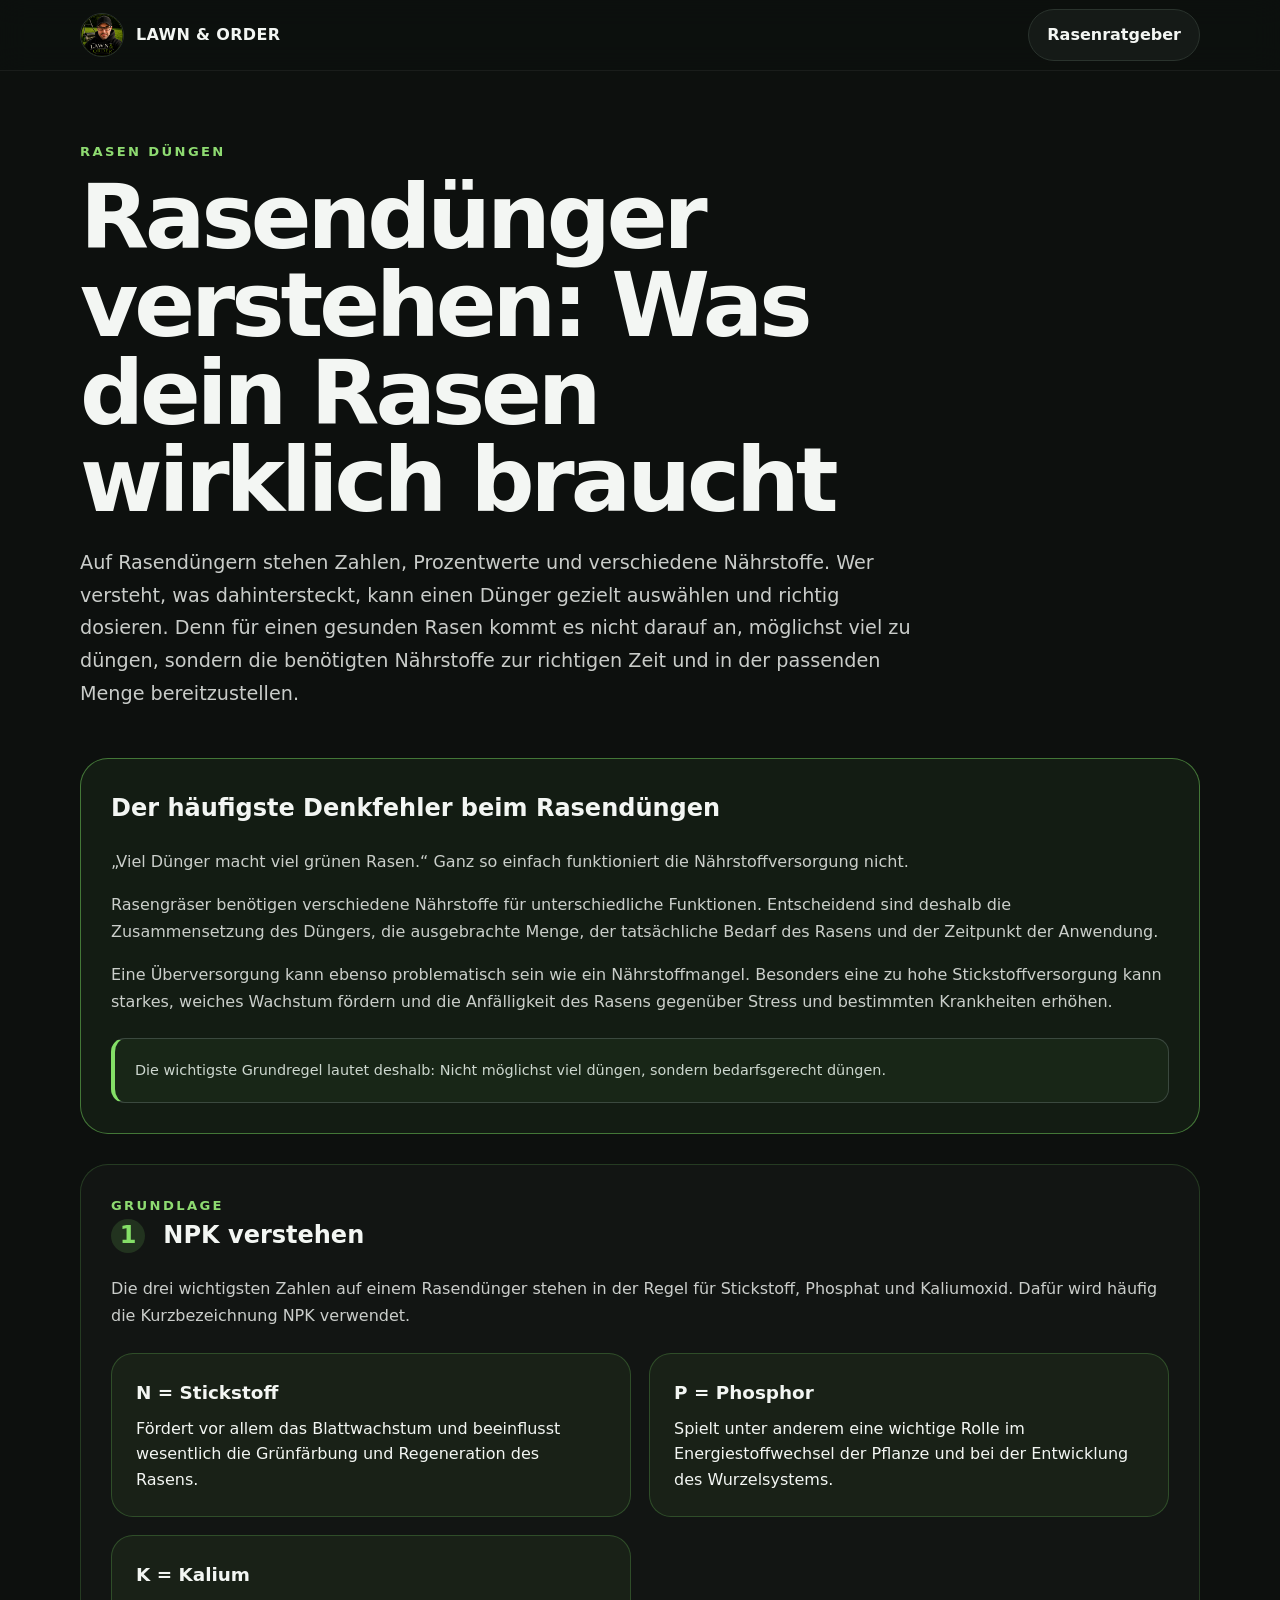
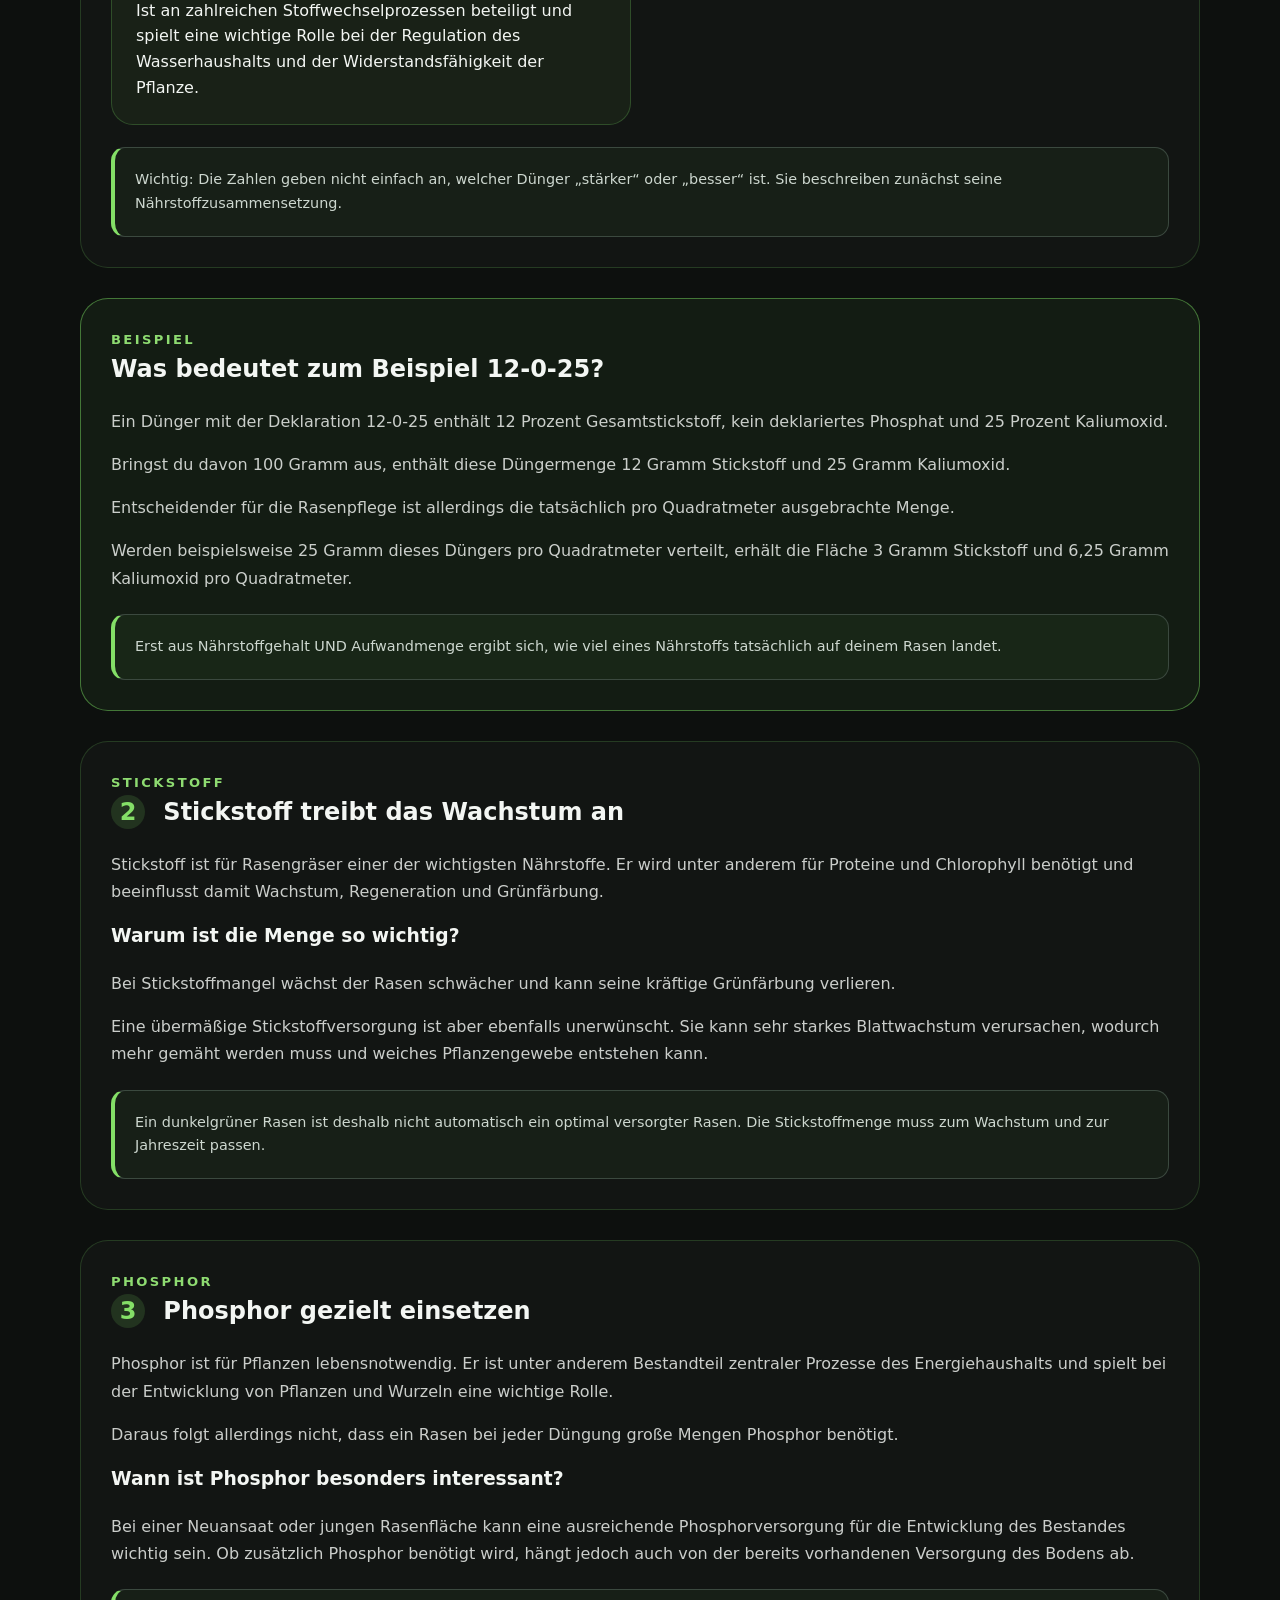
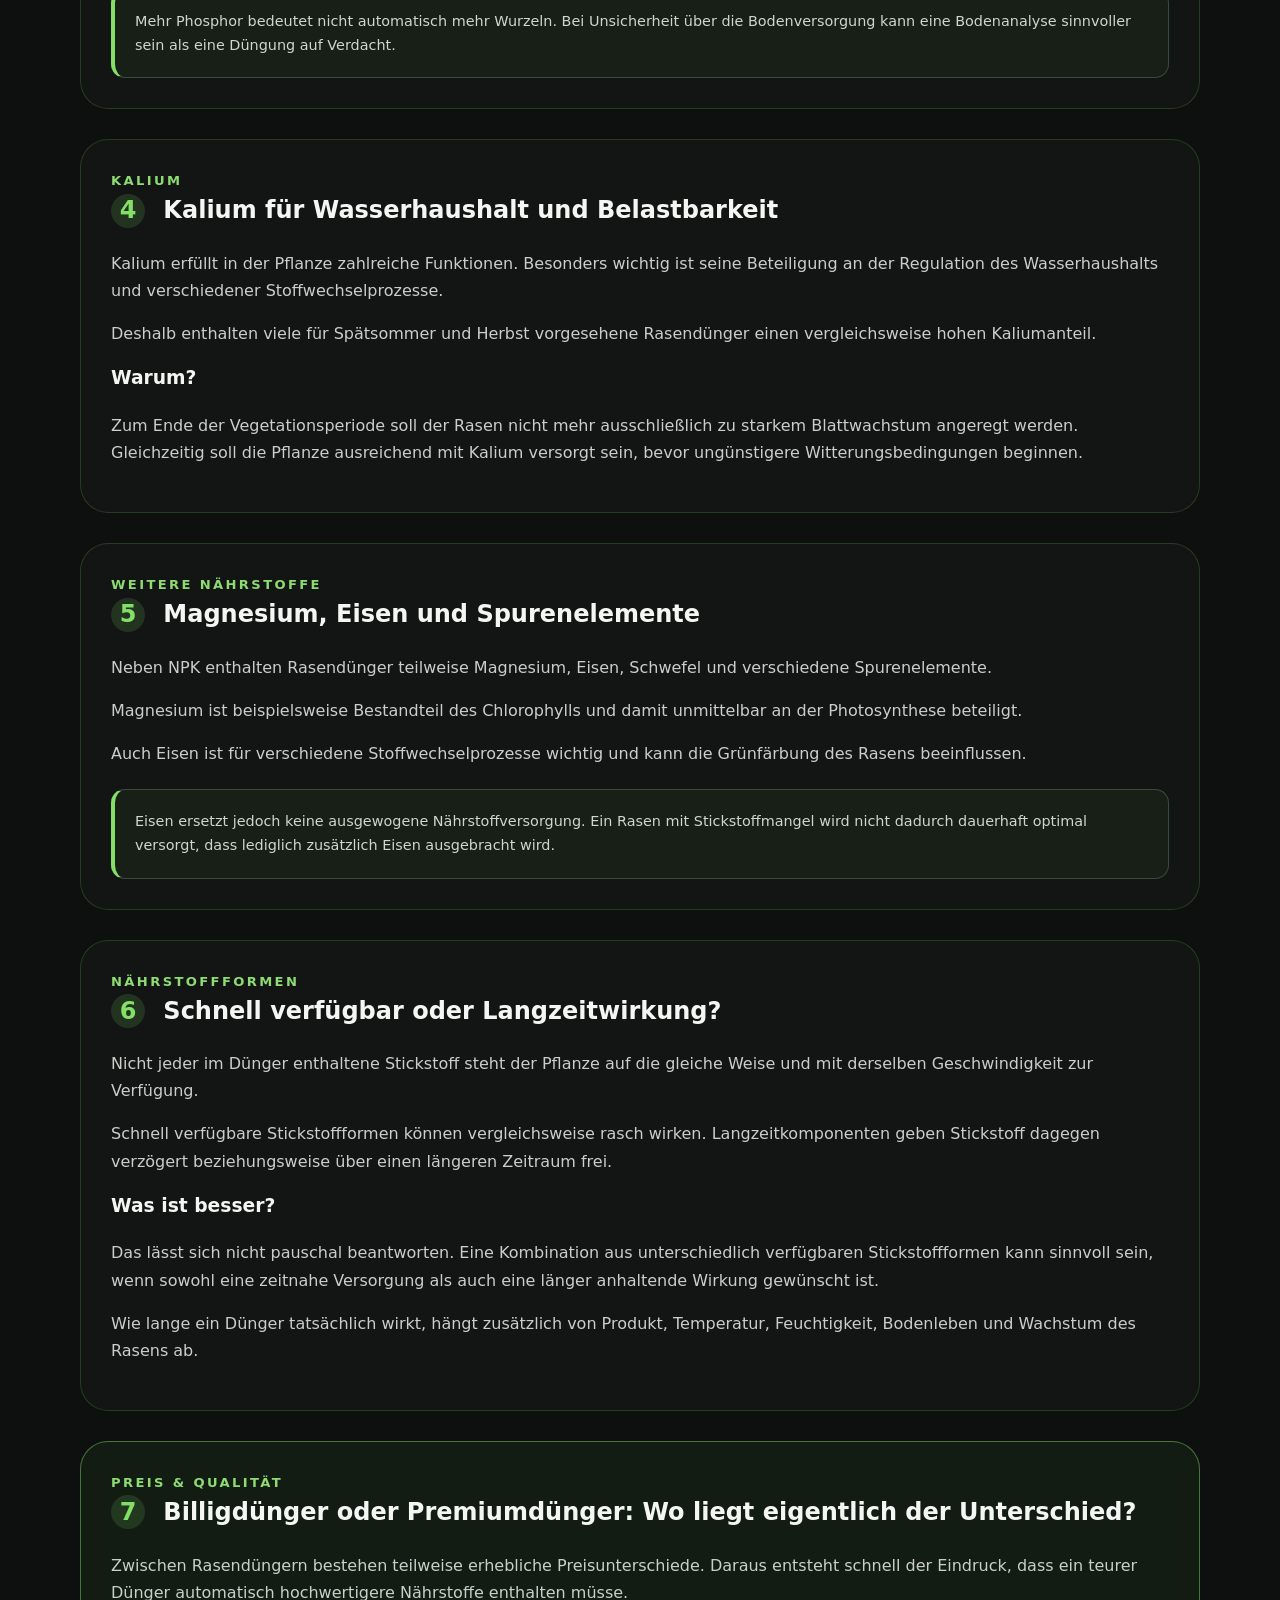
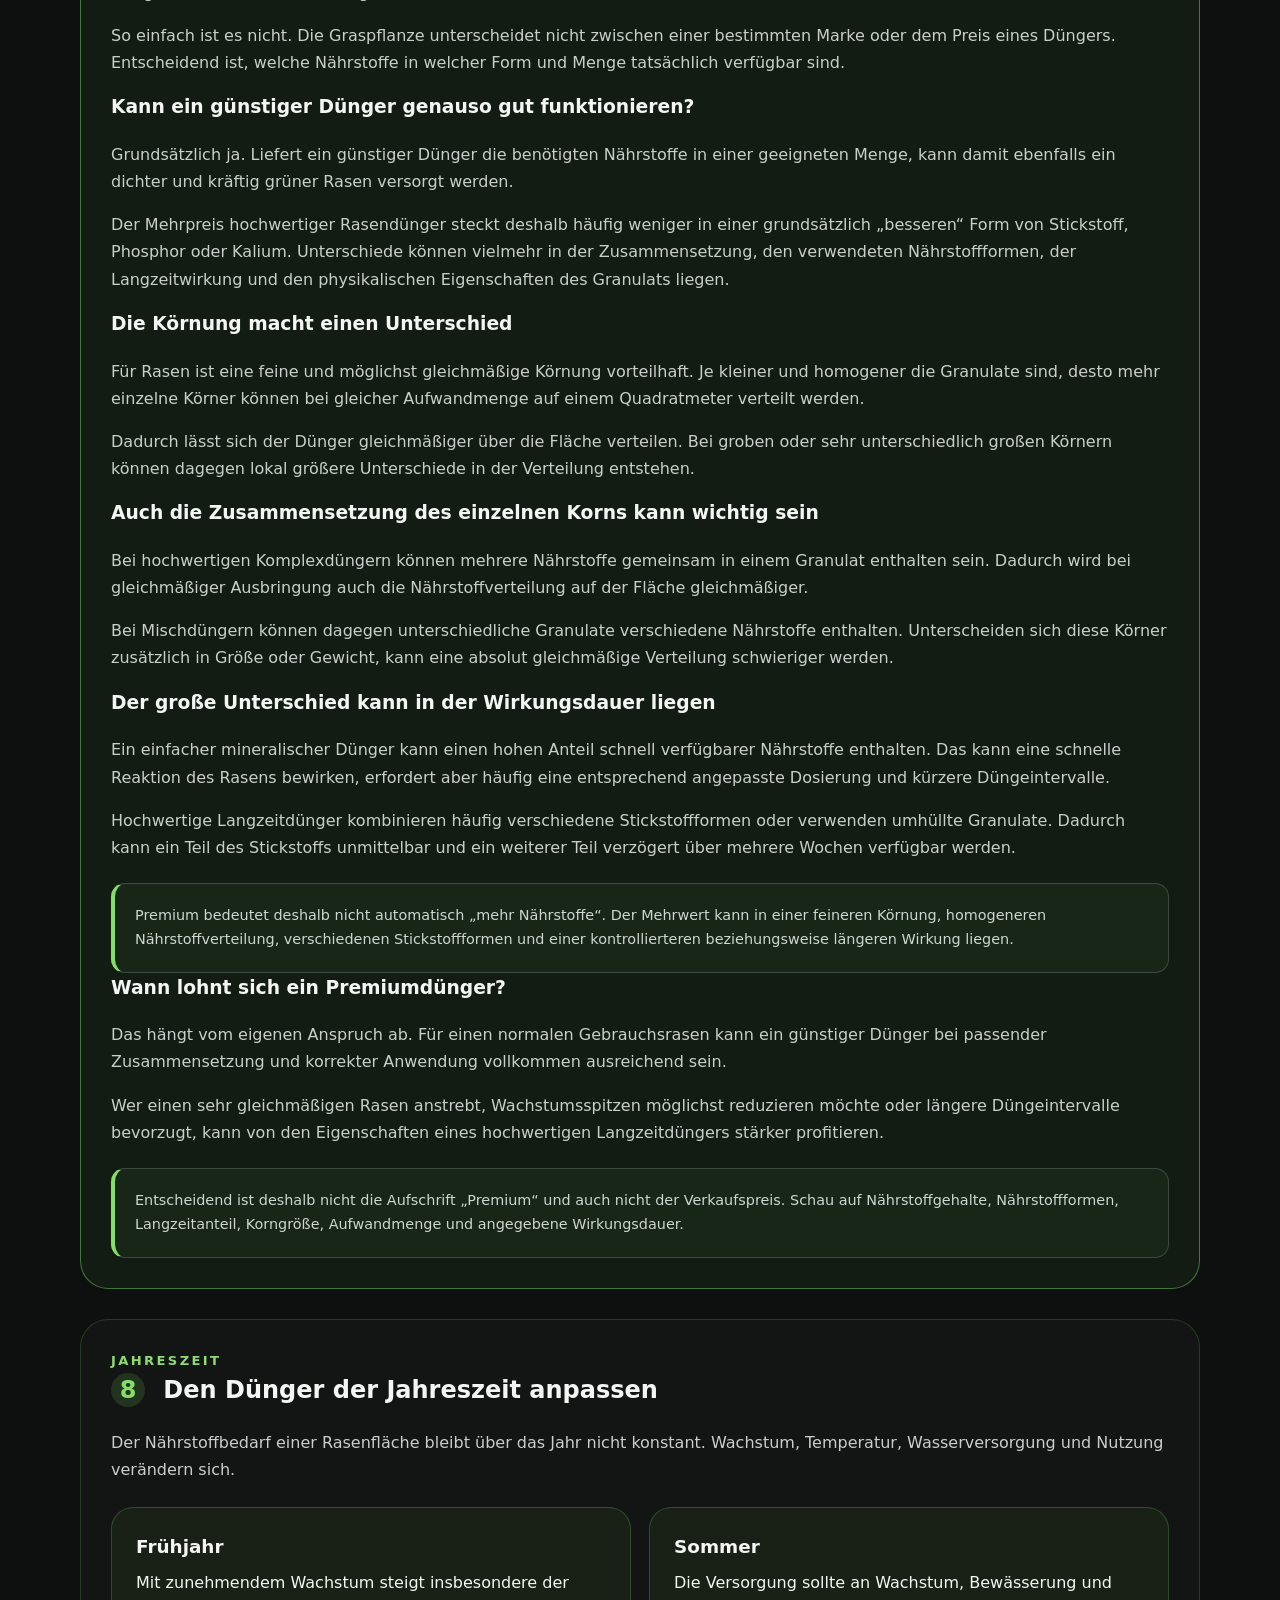
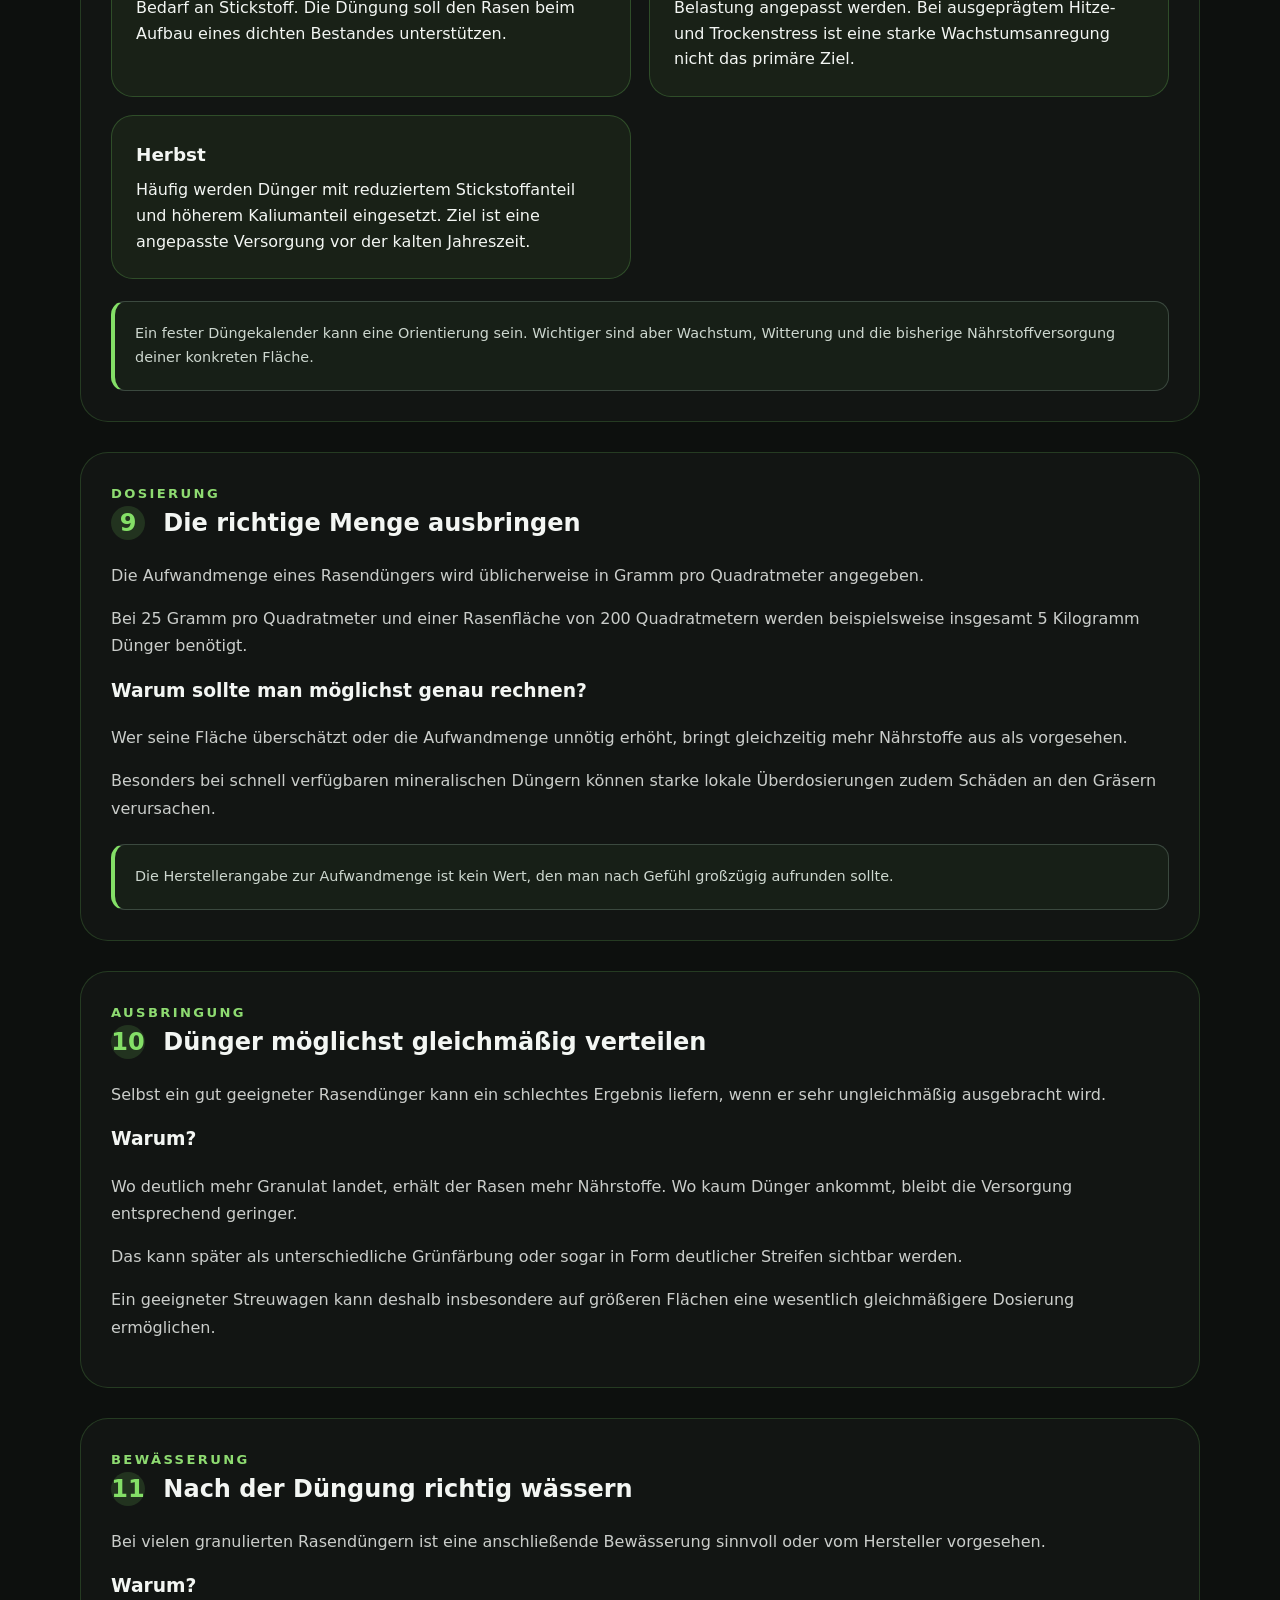
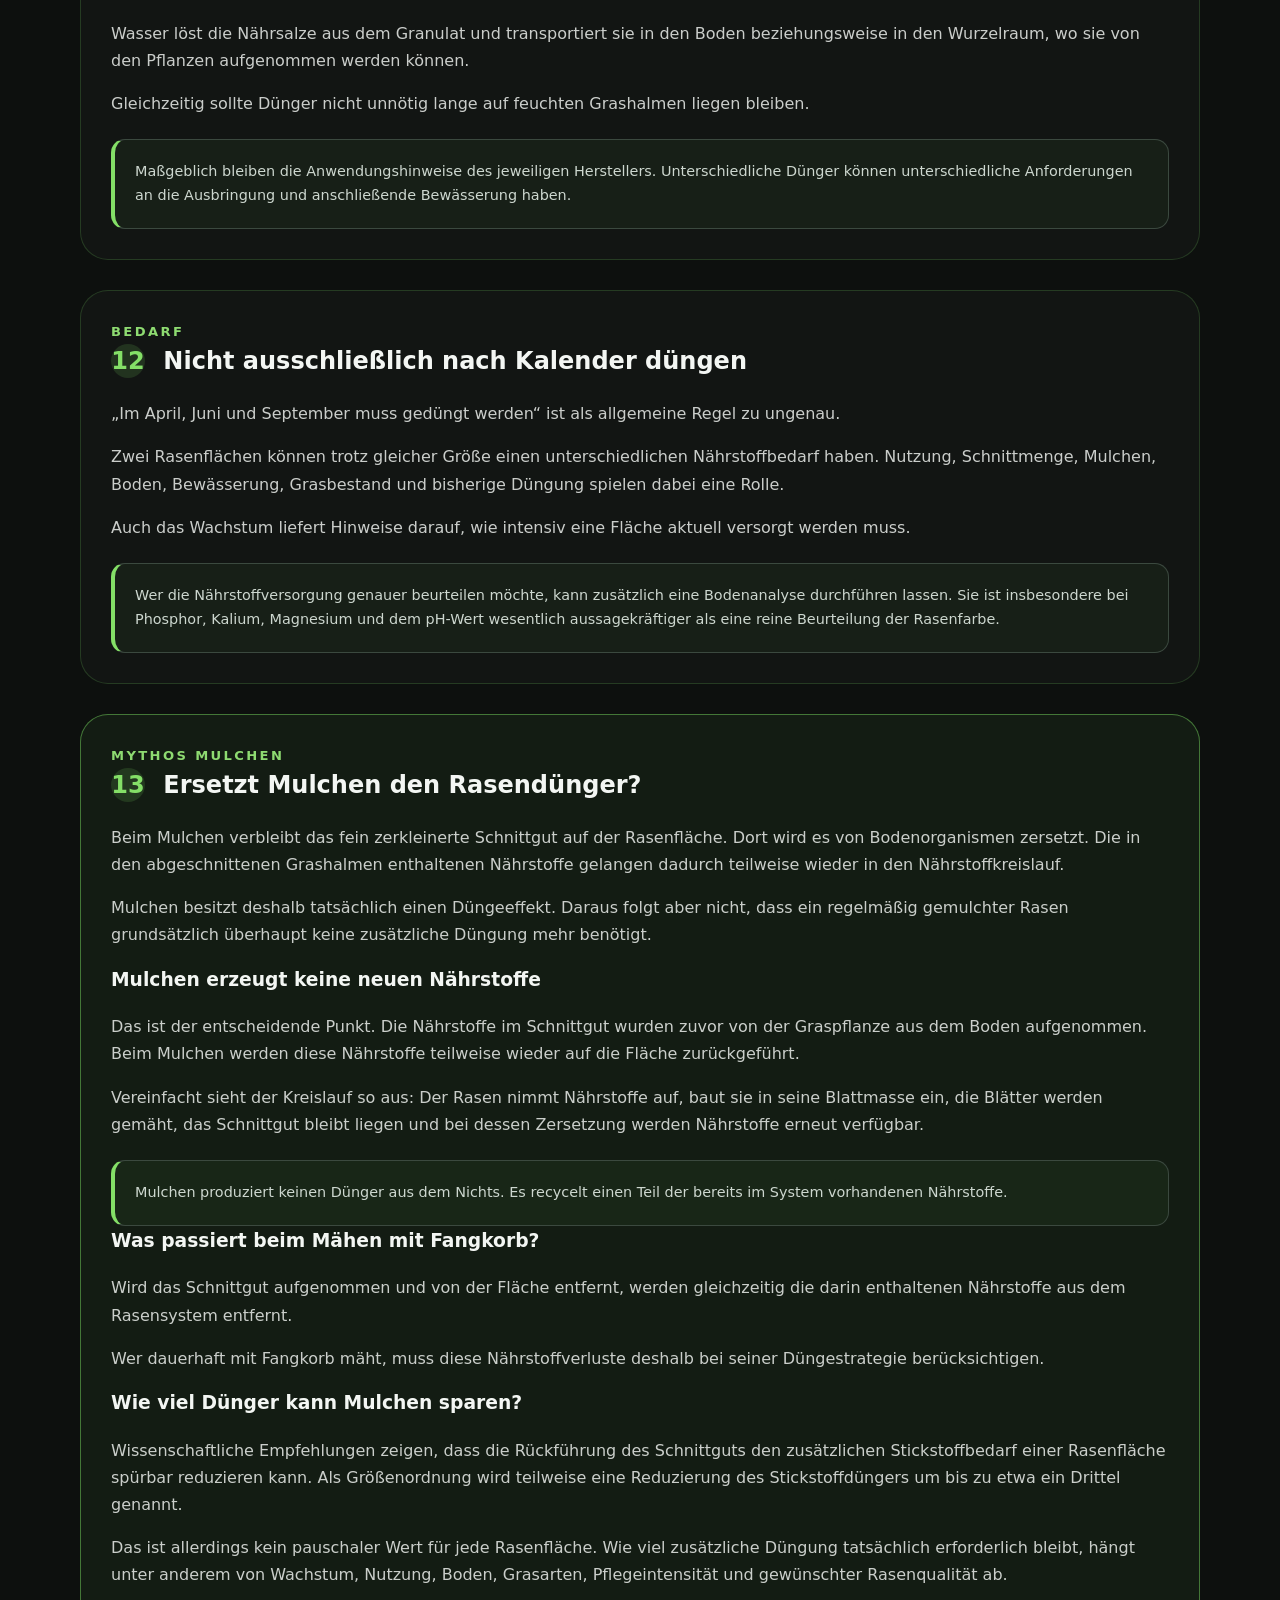
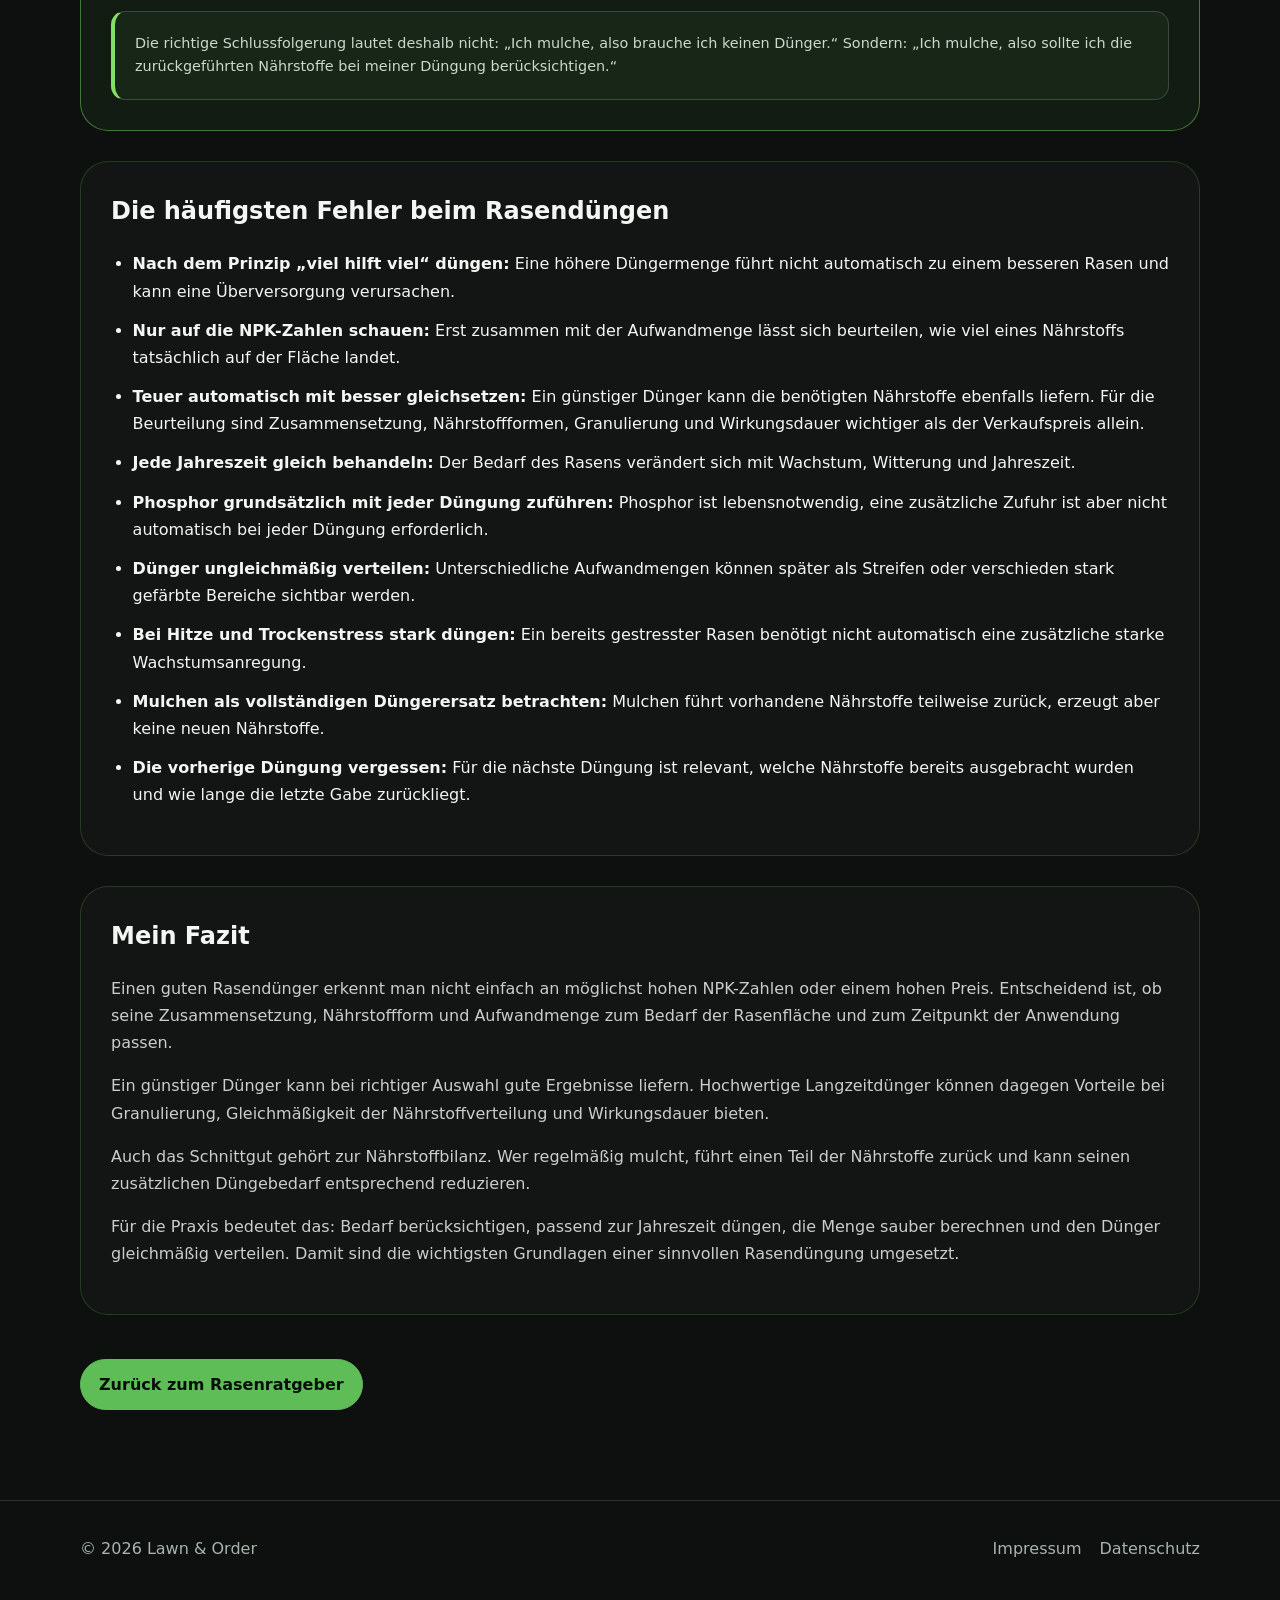
<file: rasenduenger-verstehen.html>
<!doctype html>
<html lang="de">
<head>
  <meta charset="utf-8">
  <meta name="viewport" content="width=device-width, initial-scale=1">

  <title>Rasendünger verstehen: NPK, Nährstoffe & richtige Anwendung | Lawn & Order</title>

  <meta name="description"
        content="Rasendünger verstehen: Was bedeuten NPK, Stickstoff, Phosphor und Kalium? Was unterscheidet günstige und hochwertige Dünger und wie viel Dünger spart Mulchen?">

  <link rel="stylesheet" href="assets/style.css">

  <style>
    .article{
      padding: 70px 0 90px;
    }

    .article-header{
      max-width: 850px;
      margin-bottom: 48px;
    }

    .article-header h1{
      margin-bottom: 22px;
    }

    .article-intro{
      font-size: 1.2rem;
      line-height: 1.7;
      opacity: .82;
    }

    .article-block{
      margin-top: 30px;
      padding: 30px;
      border: 1px solid rgba(140,255,110,.16);
      border-radius: 28px;
      background: rgba(255,255,255,.025);
    }

    .article-block.highlight{
      border-color: rgba(140,255,110,.4);
      background: rgba(140,255,110,.05);
    }

    .article-block h2,
    .article-block h3{
      margin-top: 0;
    }

    .article-block p,
    .article-block li{
      line-height: 1.7;
    }

    .article-block p{
      opacity: .82;
    }

    .article-block ul,
    .article-block ol{
      padding-left: 1.35rem;
    }

    .article-block li{
      margin-bottom: 12px;
    }

    .decision{
      display: grid;
      gap: 18px;
      margin-top: 24px;
    }

    .decision-card{
      padding: 24px;
      border-radius: 22px;
      background: rgba(140,255,110,.055);
      border: 1px solid rgba(140,255,110,.2);
    }

    .decision-card strong{
      display: block;
      margin-bottom: 8px;
      font-size: 1.15rem;
    }

    .step-number{
      display: inline-flex;
      align-items: center;
      justify-content: center;
      width: 34px;
      height: 34px;
      margin-right: 10px;
      border-radius: 50%;
      background: rgba(140,255,110,.13);
      color: #84df67;
      font-weight: 800;
    }

    .note{
      margin-top: 22px;
      padding: 20px;
      border-left: 4px solid #84df67;
      background: rgba(140,255,110,.045);
      line-height: 1.65;
    }

    .back-row{
      margin-top: 44px;
    }

    @media (min-width: 760px) {
      .decision{
        grid-template-columns: 1fr 1fr;
      }
    }
  </style>
</head>

<body>

<header>
  <div class="wrap nav">

    <a class="brand" href="index.html">
      <img src="assets/lawn-order-profile.png" alt="Lawn & Order">
      <span>LAWN & ORDER</span>
    </a>

    <a class="btn" href="index.html#wissen">
      Rasenratgeber
    </a>

  </div>
</header>


<main class="article">
  <div class="wrap">

    <div class="article-header">

      <div class="kicker">RASEN DÜNGEN</div>

      <h1>
        Rasendünger verstehen:
        Was dein Rasen wirklich braucht
      </h1>

      <p class="article-intro">
        Auf Rasendüngern stehen Zahlen, Prozentwerte und verschiedene
        Nährstoffe. Wer versteht, was dahintersteckt, kann einen Dünger
        gezielt auswählen und richtig dosieren. Denn für einen gesunden
        Rasen kommt es nicht darauf an, möglichst viel zu düngen, sondern
        die benötigten Nährstoffe zur richtigen Zeit und in der passenden
        Menge bereitzustellen.
      </p>

    </div>


    <section class="article-block highlight">

      <h2>Der häufigste Denkfehler beim Rasendüngen</h2>

      <p>
        „Viel Dünger macht viel grünen Rasen.“
        Ganz so einfach funktioniert die Nährstoffversorgung nicht.
      </p>

      <p>
        Rasengräser benötigen verschiedene Nährstoffe für unterschiedliche
        Funktionen. Entscheidend sind deshalb die Zusammensetzung des
        Düngers, die ausgebrachte Menge, der tatsächliche Bedarf des Rasens
        und der Zeitpunkt der Anwendung.
      </p>

      <p>
        Eine Überversorgung kann ebenso problematisch sein wie ein
        Nährstoffmangel. Besonders eine zu hohe Stickstoffversorgung kann
        starkes, weiches Wachstum fördern und die Anfälligkeit des Rasens
        gegenüber Stress und bestimmten Krankheiten erhöhen.
      </p>

      <div class="note">
        Die wichtigste Grundregel lautet deshalb:
        Nicht möglichst viel düngen, sondern bedarfsgerecht düngen.
      </div>

    </section>


    <section class="article-block">

      <div class="kicker">GRUNDLAGE</div>

      <h2>
        <span class="step-number">1</span>
        NPK verstehen
      </h2>

      <p>
        Die drei wichtigsten Zahlen auf einem Rasendünger stehen in der
        Regel für Stickstoff, Phosphat und Kaliumoxid. Dafür wird häufig
        die Kurzbezeichnung NPK verwendet.
      </p>

      <div class="decision">

        <div class="decision-card">
          <strong>N = Stickstoff</strong>
          Fördert vor allem das Blattwachstum und beeinflusst wesentlich
          die Grünfärbung und Regeneration des Rasens.
        </div>

        <div class="decision-card">
          <strong>P = Phosphor</strong>
          Spielt unter anderem eine wichtige Rolle im Energiestoffwechsel
          der Pflanze und bei der Entwicklung des Wurzelsystems.
        </div>

        <div class="decision-card">
          <strong>K = Kalium</strong>
          Ist an zahlreichen Stoffwechselprozessen beteiligt und spielt
          eine wichtige Rolle bei der Regulation des Wasserhaushalts und
          der Widerstandsfähigkeit der Pflanze.
        </div>

      </div>

      <div class="note">
        Wichtig: Die Zahlen geben nicht einfach an, welcher Dünger
        „stärker“ oder „besser“ ist. Sie beschreiben zunächst seine
        Nährstoffzusammensetzung.
      </div>

    </section>


    <section class="article-block highlight">

      <div class="kicker">BEISPIEL</div>

      <h2>Was bedeutet zum Beispiel 12-0-25?</h2>

      <p>
        Ein Dünger mit der Deklaration 12-0-25 enthält 12 Prozent
        Gesamtstickstoff, kein deklariertes Phosphat und 25 Prozent
        Kaliumoxid.
      </p>

      <p>
        Bringst du davon 100 Gramm aus, enthält diese Düngermenge
        12 Gramm Stickstoff und 25 Gramm Kaliumoxid.
      </p>

      <p>
        Entscheidender für die Rasenpflege ist allerdings die tatsächlich
        pro Quadratmeter ausgebrachte Menge.
      </p>

      <p>
        Werden beispielsweise 25 Gramm dieses Düngers pro Quadratmeter
        verteilt, erhält die Fläche 3 Gramm Stickstoff und 6,25 Gramm
        Kaliumoxid pro Quadratmeter.
      </p>

      <div class="note">
        Erst aus Nährstoffgehalt UND Aufwandmenge ergibt sich, wie viel
        eines Nährstoffs tatsächlich auf deinem Rasen landet.
      </div>

    </section>


    <section class="article-block">

      <div class="kicker">STICKSTOFF</div>

      <h2>
        <span class="step-number">2</span>
        Stickstoff treibt das Wachstum an
      </h2>

      <p>
        Stickstoff ist für Rasengräser einer der wichtigsten Nährstoffe.
        Er wird unter anderem für Proteine und Chlorophyll benötigt und
        beeinflusst damit Wachstum, Regeneration und Grünfärbung.
      </p>

      <h3>Warum ist die Menge so wichtig?</h3>

      <p>
        Bei Stickstoffmangel wächst der Rasen schwächer und kann seine
        kräftige Grünfärbung verlieren.
      </p>

      <p>
        Eine übermäßige Stickstoffversorgung ist aber ebenfalls
        unerwünscht. Sie kann sehr starkes Blattwachstum verursachen,
        wodurch mehr gemäht werden muss und weiches Pflanzengewebe
        entstehen kann.
      </p>

      <div class="note">
        Ein dunkelgrüner Rasen ist deshalb nicht automatisch ein optimal
        versorgter Rasen. Die Stickstoffmenge muss zum Wachstum und zur
        Jahreszeit passen.
      </div>

    </section>


    <section class="article-block">

      <div class="kicker">PHOSPHOR</div>

      <h2>
        <span class="step-number">3</span>
        Phosphor gezielt einsetzen
      </h2>

      <p>
        Phosphor ist für Pflanzen lebensnotwendig. Er ist unter anderem
        Bestandteil zentraler Prozesse des Energiehaushalts und spielt
        bei der Entwicklung von Pflanzen und Wurzeln eine wichtige Rolle.
      </p>

      <p>
        Daraus folgt allerdings nicht, dass ein Rasen bei jeder Düngung
        große Mengen Phosphor benötigt.
      </p>

      <h3>Wann ist Phosphor besonders interessant?</h3>

      <p>
        Bei einer Neuansaat oder jungen Rasenfläche kann eine ausreichende
        Phosphorversorgung für die Entwicklung des Bestandes wichtig sein.
        Ob zusätzlich Phosphor benötigt wird, hängt jedoch auch von der
        bereits vorhandenen Versorgung des Bodens ab.
      </p>

      <div class="note">
        Mehr Phosphor bedeutet nicht automatisch mehr Wurzeln.
        Bei Unsicherheit über die Bodenversorgung kann eine Bodenanalyse
        sinnvoller sein als eine Düngung auf Verdacht.
      </div>

    </section>


    <section class="article-block">

      <div class="kicker">KALIUM</div>

      <h2>
        <span class="step-number">4</span>
        Kalium für Wasserhaushalt und Belastbarkeit
      </h2>

      <p>
        Kalium erfüllt in der Pflanze zahlreiche Funktionen. Besonders
        wichtig ist seine Beteiligung an der Regulation des Wasserhaushalts
        und verschiedener Stoffwechselprozesse.
      </p>

      <p>
        Deshalb enthalten viele für Spätsommer und Herbst vorgesehene
        Rasendünger einen vergleichsweise hohen Kaliumanteil.
      </p>

      <h3>Warum?</h3>

      <p>
        Zum Ende der Vegetationsperiode soll der Rasen nicht mehr
        ausschließlich zu starkem Blattwachstum angeregt werden.
        Gleichzeitig soll die Pflanze ausreichend mit Kalium versorgt
        sein, bevor ungünstigere Witterungsbedingungen beginnen.
      </p>

    </section>


    <section class="article-block">

      <div class="kicker">WEITERE NÄHRSTOFFE</div>

      <h2>
        <span class="step-number">5</span>
        Magnesium, Eisen und Spurenelemente
      </h2>

      <p>
        Neben NPK enthalten Rasendünger teilweise Magnesium, Eisen,
        Schwefel und verschiedene Spurenelemente.
      </p>

      <p>
        Magnesium ist beispielsweise Bestandteil des Chlorophylls und
        damit unmittelbar an der Photosynthese beteiligt.
      </p>

      <p>
        Auch Eisen ist für verschiedene Stoffwechselprozesse wichtig und
        kann die Grünfärbung des Rasens beeinflussen.
      </p>

      <div class="note">
        Eisen ersetzt jedoch keine ausgewogene Nährstoffversorgung.
        Ein Rasen mit Stickstoffmangel wird nicht dadurch dauerhaft
        optimal versorgt, dass lediglich zusätzlich Eisen ausgebracht wird.
      </div>

    </section>


    <section class="article-block">

      <div class="kicker">NÄHRSTOFFFORMEN</div>

      <h2>
        <span class="step-number">6</span>
        Schnell verfügbar oder Langzeitwirkung?
      </h2>

      <p>
        Nicht jeder im Dünger enthaltene Stickstoff steht der Pflanze
        auf die gleiche Weise und mit derselben Geschwindigkeit zur
        Verfügung.
      </p>

      <p>
        Schnell verfügbare Stickstoffformen können vergleichsweise rasch
        wirken. Langzeitkomponenten geben Stickstoff dagegen verzögert
        beziehungsweise über einen längeren Zeitraum frei.
      </p>

      <h3>Was ist besser?</h3>

      <p>
        Das lässt sich nicht pauschal beantworten. Eine Kombination aus
        unterschiedlich verfügbaren Stickstoffformen kann sinnvoll sein,
        wenn sowohl eine zeitnahe Versorgung als auch eine länger
        anhaltende Wirkung gewünscht ist.
      </p>

      <p>
        Wie lange ein Dünger tatsächlich wirkt, hängt zusätzlich von
        Produkt, Temperatur, Feuchtigkeit, Bodenleben und Wachstum des
        Rasens ab.
      </p>

    </section>


    <section class="article-block highlight">

      <div class="kicker">PREIS & QUALITÄT</div>

      <h2>
        <span class="step-number">7</span>
        Billigdünger oder Premiumdünger:
        Wo liegt eigentlich der Unterschied?
      </h2>

      <p>
        Zwischen Rasendüngern bestehen teilweise erhebliche
        Preisunterschiede. Daraus entsteht schnell der Eindruck,
        dass ein teurer Dünger automatisch hochwertigere Nährstoffe
        enthalten müsse.
      </p>

      <p>
        So einfach ist es nicht. Die Graspflanze unterscheidet nicht
        zwischen einer bestimmten Marke oder dem Preis eines Düngers.
        Entscheidend ist, welche Nährstoffe in welcher Form und Menge
        tatsächlich verfügbar sind.
      </p>

      <h3>Kann ein günstiger Dünger genauso gut funktionieren?</h3>

      <p>
        Grundsätzlich ja. Liefert ein günstiger Dünger die benötigten
        Nährstoffe in einer geeigneten Menge, kann damit ebenfalls ein
        dichter und kräftig grüner Rasen versorgt werden.
      </p>

      <p>
        Der Mehrpreis hochwertiger Rasendünger steckt deshalb häufig
        weniger in einer grundsätzlich „besseren“ Form von Stickstoff,
        Phosphor oder Kalium. Unterschiede können vielmehr in der
        Zusammensetzung, den verwendeten Nährstoffformen, der
        Langzeitwirkung und den physikalischen Eigenschaften des
        Granulats liegen.
      </p>

      <h3>Die Körnung macht einen Unterschied</h3>

      <p>
        Für Rasen ist eine feine und möglichst gleichmäßige Körnung
        vorteilhaft. Je kleiner und homogener die Granulate sind, desto
        mehr einzelne Körner können bei gleicher Aufwandmenge auf einem
        Quadratmeter verteilt werden.
      </p>

      <p>
        Dadurch lässt sich der Dünger gleichmäßiger über die Fläche
        verteilen. Bei groben oder sehr unterschiedlich großen Körnern
        können dagegen lokal größere Unterschiede in der Verteilung
        entstehen.
      </p>

      <h3>Auch die Zusammensetzung des einzelnen Korns kann wichtig sein</h3>

      <p>
        Bei hochwertigen Komplexdüngern können mehrere Nährstoffe
        gemeinsam in einem Granulat enthalten sein. Dadurch wird bei
        gleichmäßiger Ausbringung auch die Nährstoffverteilung auf der
        Fläche gleichmäßiger.
      </p>

      <p>
        Bei Mischdüngern können dagegen unterschiedliche Granulate
        verschiedene Nährstoffe enthalten. Unterscheiden sich diese
        Körner zusätzlich in Größe oder Gewicht, kann eine absolut
        gleichmäßige Verteilung schwieriger werden.
      </p>

      <h3>Der große Unterschied kann in der Wirkungsdauer liegen</h3>

      <p>
        Ein einfacher mineralischer Dünger kann einen hohen Anteil
        schnell verfügbarer Nährstoffe enthalten. Das kann eine schnelle
        Reaktion des Rasens bewirken, erfordert aber häufig eine
        entsprechend angepasste Dosierung und kürzere Düngeintervalle.
      </p>

      <p>
        Hochwertige Langzeitdünger kombinieren häufig verschiedene
        Stickstoffformen oder verwenden umhüllte Granulate. Dadurch kann
        ein Teil des Stickstoffs unmittelbar und ein weiterer Teil
        verzögert über mehrere Wochen verfügbar werden.
      </p>

      <div class="note">
        Premium bedeutet deshalb nicht automatisch „mehr Nährstoffe“.
        Der Mehrwert kann in einer feineren Körnung, homogeneren
        Nährstoffverteilung, verschiedenen Stickstoffformen und einer
        kontrollierteren beziehungsweise längeren Wirkung liegen.
      </div>

      <h3>Wann lohnt sich ein Premiumdünger?</h3>

      <p>
        Das hängt vom eigenen Anspruch ab. Für einen normalen
        Gebrauchsrasen kann ein günstiger Dünger bei passender
        Zusammensetzung und korrekter Anwendung vollkommen ausreichend
        sein.
      </p>

      <p>
        Wer einen sehr gleichmäßigen Rasen anstrebt, Wachstumsspitzen
        möglichst reduzieren möchte oder längere Düngeintervalle
        bevorzugt, kann von den Eigenschaften eines hochwertigen
        Langzeitdüngers stärker profitieren.
      </p>

      <div class="note">
        Entscheidend ist deshalb nicht die Aufschrift „Premium“ und auch
        nicht der Verkaufspreis. Schau auf Nährstoffgehalte,
        Nährstoffformen, Langzeitanteil, Korngröße, Aufwandmenge und
        angegebene Wirkungsdauer.
      </div>

    </section>


    <section class="article-block">

      <div class="kicker">JAHRESZEIT</div>

      <h2>
        <span class="step-number">8</span>
        Den Dünger der Jahreszeit anpassen
      </h2>

      <p>
        Der Nährstoffbedarf einer Rasenfläche bleibt über das Jahr nicht
        konstant. Wachstum, Temperatur, Wasserversorgung und Nutzung
        verändern sich.
      </p>

      <div class="decision">

        <div class="decision-card">
          <strong>Frühjahr</strong>
          Mit zunehmendem Wachstum steigt insbesondere der Bedarf an
          Stickstoff. Die Düngung soll den Rasen beim Aufbau eines
          dichten Bestandes unterstützen.
        </div>

        <div class="decision-card">
          <strong>Sommer</strong>
          Die Versorgung sollte an Wachstum, Bewässerung und Belastung
          angepasst werden. Bei ausgeprägtem Hitze- und Trockenstress
          ist eine starke Wachstumsanregung nicht das primäre Ziel.
        </div>

        <div class="decision-card">
          <strong>Herbst</strong>
          Häufig werden Dünger mit reduziertem Stickstoffanteil und
          höherem Kaliumanteil eingesetzt. Ziel ist eine angepasste
          Versorgung vor der kalten Jahreszeit.
        </div>

      </div>

      <div class="note">
        Ein fester Düngekalender kann eine Orientierung sein.
        Wichtiger sind aber Wachstum, Witterung und die bisherige
        Nährstoffversorgung deiner konkreten Fläche.
      </div>

    </section>


    <section class="article-block">

      <div class="kicker">DOSIERUNG</div>

      <h2>
        <span class="step-number">9</span>
        Die richtige Menge ausbringen
      </h2>

      <p>
        Die Aufwandmenge eines Rasendüngers wird üblicherweise in Gramm
        pro Quadratmeter angegeben.
      </p>

      <p>
        Bei 25 Gramm pro Quadratmeter und einer Rasenfläche von
        200 Quadratmetern werden beispielsweise insgesamt 5 Kilogramm
        Dünger benötigt.
      </p>

      <h3>Warum sollte man möglichst genau rechnen?</h3>

      <p>
        Wer seine Fläche überschätzt oder die Aufwandmenge unnötig erhöht,
        bringt gleichzeitig mehr Nährstoffe aus als vorgesehen.
      </p>

      <p>
        Besonders bei schnell verfügbaren mineralischen Düngern können
        starke lokale Überdosierungen zudem Schäden an den Gräsern
        verursachen.
      </p>

      <div class="note">
        Die Herstellerangabe zur Aufwandmenge ist kein Wert, den man
        nach Gefühl großzügig aufrunden sollte.
      </div>

    </section>


    <section class="article-block">

      <div class="kicker">AUSBRINGUNG</div>

      <h2>
        <span class="step-number">10</span>
        Dünger möglichst gleichmäßig verteilen
      </h2>

      <p>
        Selbst ein gut geeigneter Rasendünger kann ein schlechtes
        Ergebnis liefern, wenn er sehr ungleichmäßig ausgebracht wird.
      </p>

      <h3>Warum?</h3>

      <p>
        Wo deutlich mehr Granulat landet, erhält der Rasen mehr
        Nährstoffe. Wo kaum Dünger ankommt, bleibt die Versorgung
        entsprechend geringer.
      </p>

      <p>
        Das kann später als unterschiedliche Grünfärbung oder sogar in
        Form deutlicher Streifen sichtbar werden.
      </p>

      <p>
        Ein geeigneter Streuwagen kann deshalb insbesondere auf größeren
        Flächen eine wesentlich gleichmäßigere Dosierung ermöglichen.
      </p>

    </section>


    <section class="article-block">

      <div class="kicker">BEWÄSSERUNG</div>

      <h2>
        <span class="step-number">11</span>
        Nach der Düngung richtig wässern
      </h2>

      <p>
        Bei vielen granulierten Rasendüngern ist eine anschließende
        Bewässerung sinnvoll oder vom Hersteller vorgesehen.
      </p>

      <h3>Warum?</h3>

      <p>
        Wasser löst die Nährsalze aus dem Granulat und transportiert sie
        in den Boden beziehungsweise in den Wurzelraum, wo sie von den
        Pflanzen aufgenommen werden können.
      </p>

      <p>
        Gleichzeitig sollte Dünger nicht unnötig lange auf feuchten
        Grashalmen liegen bleiben.
      </p>

      <div class="note">
        Maßgeblich bleiben die Anwendungshinweise des jeweiligen
        Herstellers. Unterschiedliche Dünger können unterschiedliche
        Anforderungen an die Ausbringung und anschließende Bewässerung
        haben.
      </div>

    </section>


    <section class="article-block">

      <div class="kicker">BEDARF</div>

      <h2>
        <span class="step-number">12</span>
        Nicht ausschließlich nach Kalender düngen
      </h2>

      <p>
        „Im April, Juni und September muss gedüngt werden“ ist als
        allgemeine Regel zu ungenau.
      </p>

      <p>
        Zwei Rasenflächen können trotz gleicher Größe einen
        unterschiedlichen Nährstoffbedarf haben. Nutzung, Schnittmenge,
        Mulchen, Boden, Bewässerung, Grasbestand und bisherige Düngung
        spielen dabei eine Rolle.
      </p>

      <p>
        Auch das Wachstum liefert Hinweise darauf, wie intensiv eine
        Fläche aktuell versorgt werden muss.
      </p>

      <div class="note">
        Wer die Nährstoffversorgung genauer beurteilen möchte, kann
        zusätzlich eine Bodenanalyse durchführen lassen. Sie ist
        insbesondere bei Phosphor, Kalium, Magnesium und dem pH-Wert
        wesentlich aussagekräftiger als eine reine Beurteilung der
        Rasenfarbe.
      </div>

    </section>


    <section class="article-block highlight">

      <div class="kicker">MYTHOS MULCHEN</div>

      <h2>
        <span class="step-number">13</span>
        Ersetzt Mulchen den Rasendünger?
      </h2>

      <p>
        Beim Mulchen verbleibt das fein zerkleinerte Schnittgut auf der
        Rasenfläche. Dort wird es von Bodenorganismen zersetzt. Die in
        den abgeschnittenen Grashalmen enthaltenen Nährstoffe gelangen
        dadurch teilweise wieder in den Nährstoffkreislauf.
      </p>

      <p>
        Mulchen besitzt deshalb tatsächlich einen Düngeeffekt.
        Daraus folgt aber nicht, dass ein regelmäßig gemulchter Rasen
        grundsätzlich überhaupt keine zusätzliche Düngung mehr benötigt.
      </p>

      <h3>Mulchen erzeugt keine neuen Nährstoffe</h3>

      <p>
        Das ist der entscheidende Punkt. Die Nährstoffe im Schnittgut
        wurden zuvor von der Graspflanze aus dem Boden aufgenommen.
        Beim Mulchen werden diese Nährstoffe teilweise wieder auf die
        Fläche zurückgeführt.
      </p>

      <p>
        Vereinfacht sieht der Kreislauf so aus:
        Der Rasen nimmt Nährstoffe auf, baut sie in seine Blattmasse ein,
        die Blätter werden gemäht, das Schnittgut bleibt liegen und bei
        dessen Zersetzung werden Nährstoffe erneut verfügbar.
      </p>

      <div class="note">
        Mulchen produziert keinen Dünger aus dem Nichts.
        Es recycelt einen Teil der bereits im System vorhandenen
        Nährstoffe.
      </div>

      <h3>Was passiert beim Mähen mit Fangkorb?</h3>

      <p>
        Wird das Schnittgut aufgenommen und von der Fläche entfernt,
        werden gleichzeitig die darin enthaltenen Nährstoffe aus dem
        Rasensystem entfernt.
      </p>

      <p>
        Wer dauerhaft mit Fangkorb mäht, muss diese Nährstoffverluste
        deshalb bei seiner Düngestrategie berücksichtigen.
      </p>

      <h3>Wie viel Dünger kann Mulchen sparen?</h3>

      <p>
        Wissenschaftliche Empfehlungen zeigen, dass die Rückführung des
        Schnittguts den zusätzlichen Stickstoffbedarf einer Rasenfläche
        spürbar reduzieren kann. Als Größenordnung wird teilweise eine
        Reduzierung des Stickstoffdüngers um bis zu etwa ein Drittel
        genannt.
      </p>

      <p>
        Das ist allerdings kein pauschaler Wert für jede Rasenfläche.
        Wie viel zusätzliche Düngung tatsächlich erforderlich bleibt,
        hängt unter anderem von Wachstum, Nutzung, Boden, Grasarten,
        Pflegeintensität und gewünschter Rasenqualität ab.
      </p>

      <div class="note">
        Die richtige Schlussfolgerung lautet deshalb nicht:
        „Ich mulche, also brauche ich keinen Dünger.“
        Sondern: „Ich mulche, also sollte ich die zurückgeführten
        Nährstoffe bei meiner Düngung berücksichtigen.“
      </div>

    </section>


    <section class="article-block">

      <h2>Die häufigsten Fehler beim Rasendüngen</h2>

      <ul>

        <li>
          <strong>Nach dem Prinzip „viel hilft viel“ düngen:</strong>
          Eine höhere Düngermenge führt nicht automatisch zu einem
          besseren Rasen und kann eine Überversorgung verursachen.
        </li>

        <li>
          <strong>Nur auf die NPK-Zahlen schauen:</strong>
          Erst zusammen mit der Aufwandmenge lässt sich beurteilen,
          wie viel eines Nährstoffs tatsächlich auf der Fläche landet.
        </li>

        <li>
          <strong>Teuer automatisch mit besser gleichsetzen:</strong>
          Ein günstiger Dünger kann die benötigten Nährstoffe ebenfalls
          liefern. Für die Beurteilung sind Zusammensetzung,
          Nährstoffformen, Granulierung und Wirkungsdauer wichtiger
          als der Verkaufspreis allein.
        </li>

        <li>
          <strong>Jede Jahreszeit gleich behandeln:</strong>
          Der Bedarf des Rasens verändert sich mit Wachstum,
          Witterung und Jahreszeit.
        </li>

        <li>
          <strong>Phosphor grundsätzlich mit jeder Düngung zuführen:</strong>
          Phosphor ist lebensnotwendig, eine zusätzliche Zufuhr ist aber
          nicht automatisch bei jeder Düngung erforderlich.
        </li>

        <li>
          <strong>Dünger ungleichmäßig verteilen:</strong>
          Unterschiedliche Aufwandmengen können später als Streifen oder
          verschieden stark gefärbte Bereiche sichtbar werden.
        </li>

        <li>
          <strong>Bei Hitze und Trockenstress stark düngen:</strong>
          Ein bereits gestresster Rasen benötigt nicht automatisch eine
          zusätzliche starke Wachstumsanregung.
        </li>

        <li>
          <strong>Mulchen als vollständigen Düngerersatz betrachten:</strong>
          Mulchen führt vorhandene Nährstoffe teilweise zurück, erzeugt
          aber keine neuen Nährstoffe.
        </li>

        <li>
          <strong>Die vorherige Düngung vergessen:</strong>
          Für die nächste Düngung ist relevant, welche Nährstoffe bereits
          ausgebracht wurden und wie lange die letzte Gabe zurückliegt.
        </li>

      </ul>

    </section>


    <section class="article-block">

      <h2>Mein Fazit</h2>

      <p>
        Einen guten Rasendünger erkennt man nicht einfach an möglichst
        hohen NPK-Zahlen oder einem hohen Preis. Entscheidend ist, ob
        seine Zusammensetzung, Nährstoffform und Aufwandmenge zum Bedarf
        der Rasenfläche und zum Zeitpunkt der Anwendung passen.
      </p>

      <p>
        Ein günstiger Dünger kann bei richtiger Auswahl gute Ergebnisse
        liefern. Hochwertige Langzeitdünger können dagegen Vorteile bei
        Granulierung, Gleichmäßigkeit der Nährstoffverteilung und
        Wirkungsdauer bieten.
      </p>

      <p>
        Auch das Schnittgut gehört zur Nährstoffbilanz. Wer regelmäßig
        mulcht, führt einen Teil der Nährstoffe zurück und kann seinen
        zusätzlichen Düngebedarf entsprechend reduzieren.
      </p>

      <p>
        Für die Praxis bedeutet das: Bedarf berücksichtigen, passend zur
        Jahreszeit düngen, die Menge sauber berechnen und den Dünger
        gleichmäßig verteilen. Damit sind die wichtigsten Grundlagen
        einer sinnvollen Rasendüngung umgesetzt.
      </p>

    </section>


    <div class="back-row">
      <a class="btn primary" href="index.html#wissen">
        Zurück zum Rasenratgeber
      </a>
    </div>

  </div>
</main>


<footer>
  <div class="footer-grid wrap">

    <div>
      © <span id="year"></span> Lawn & Order
    </div>

    <div class="footer-links">
      <a href="impressum.html">Impressum</a>
      <a href="datenschutz.html">Datenschutz</a>
    </div>

  </div>
</footer>


<script src="assets/site.js"></script>

<!-- Cloudflare Web Analytics -->
<script type="module"
        src="https://static.cloudflareinsights.com/beacon.min.js"
        data-cf-beacon='{"token":"a2f7cc6054b54eefbcc6976ba16e450b"}'>
</script>
<!-- End Cloudflare Web Analytics -->

</body>
</html>
</file>
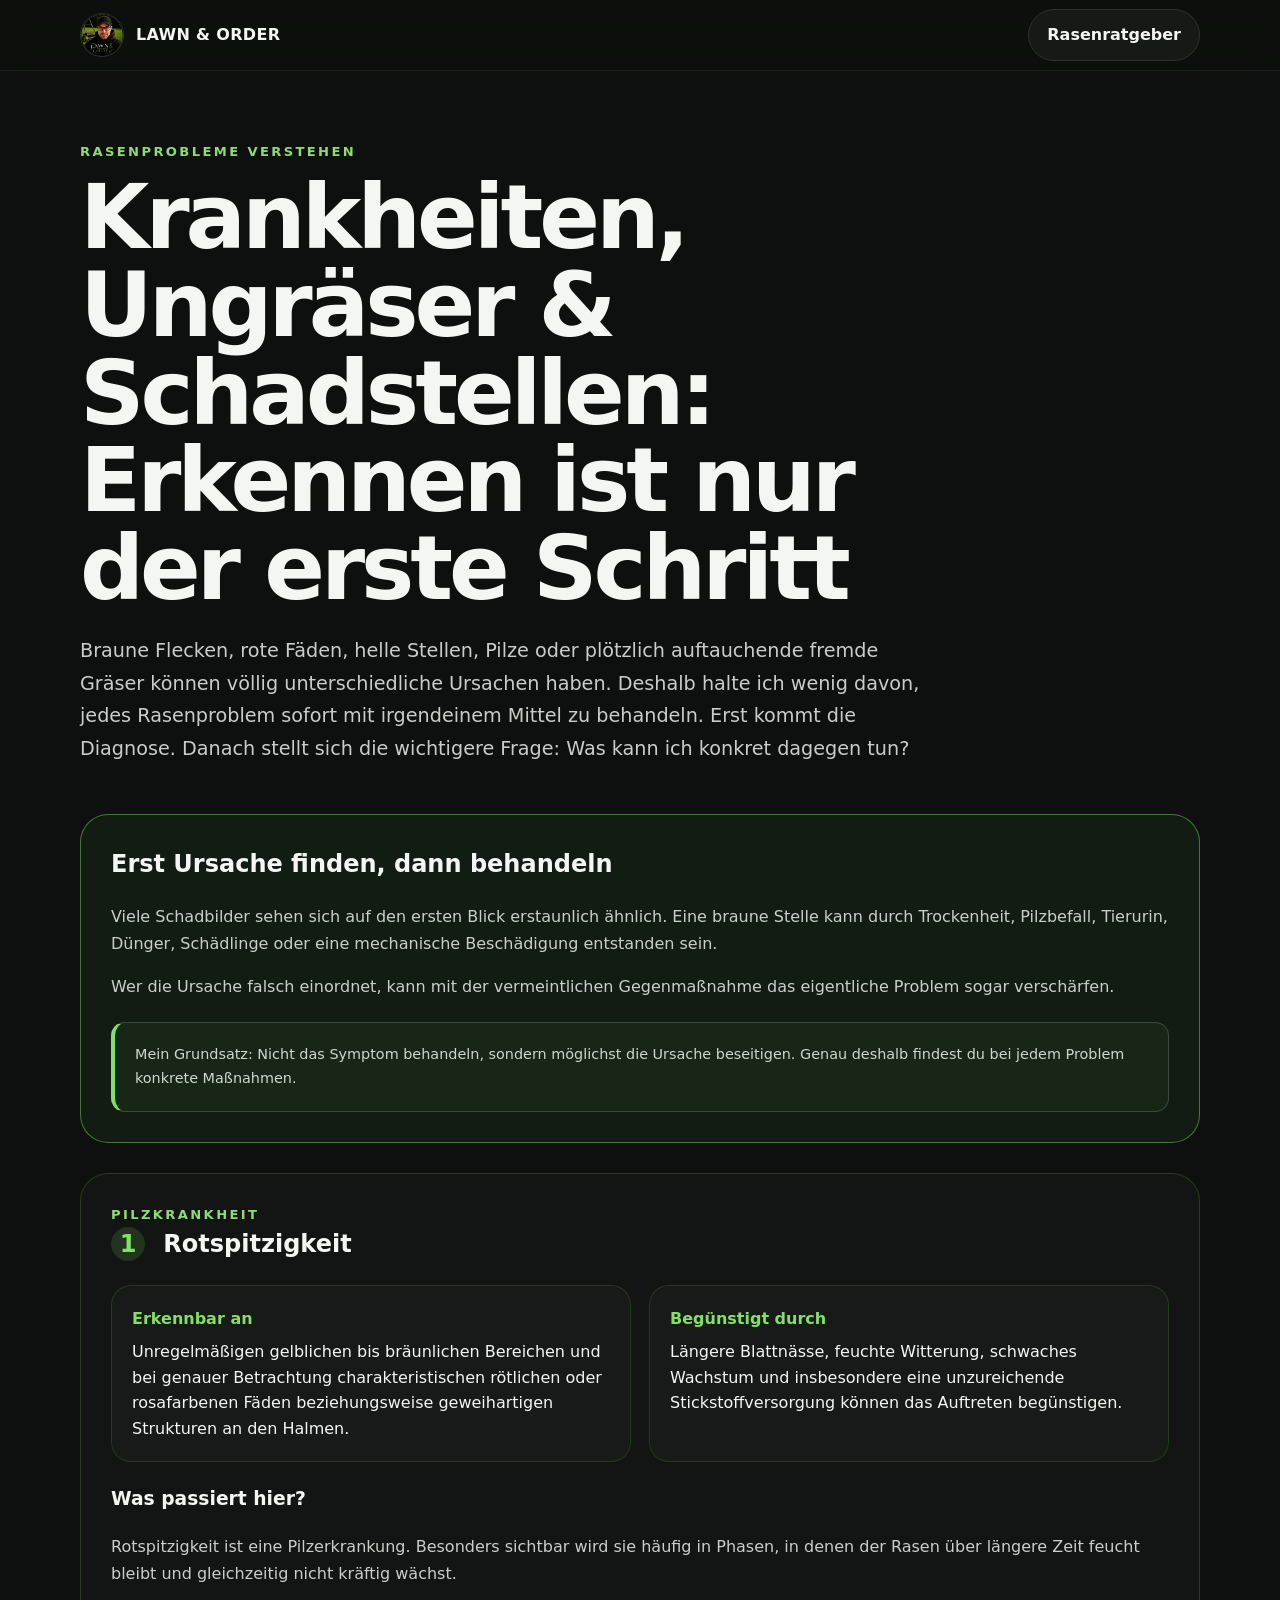
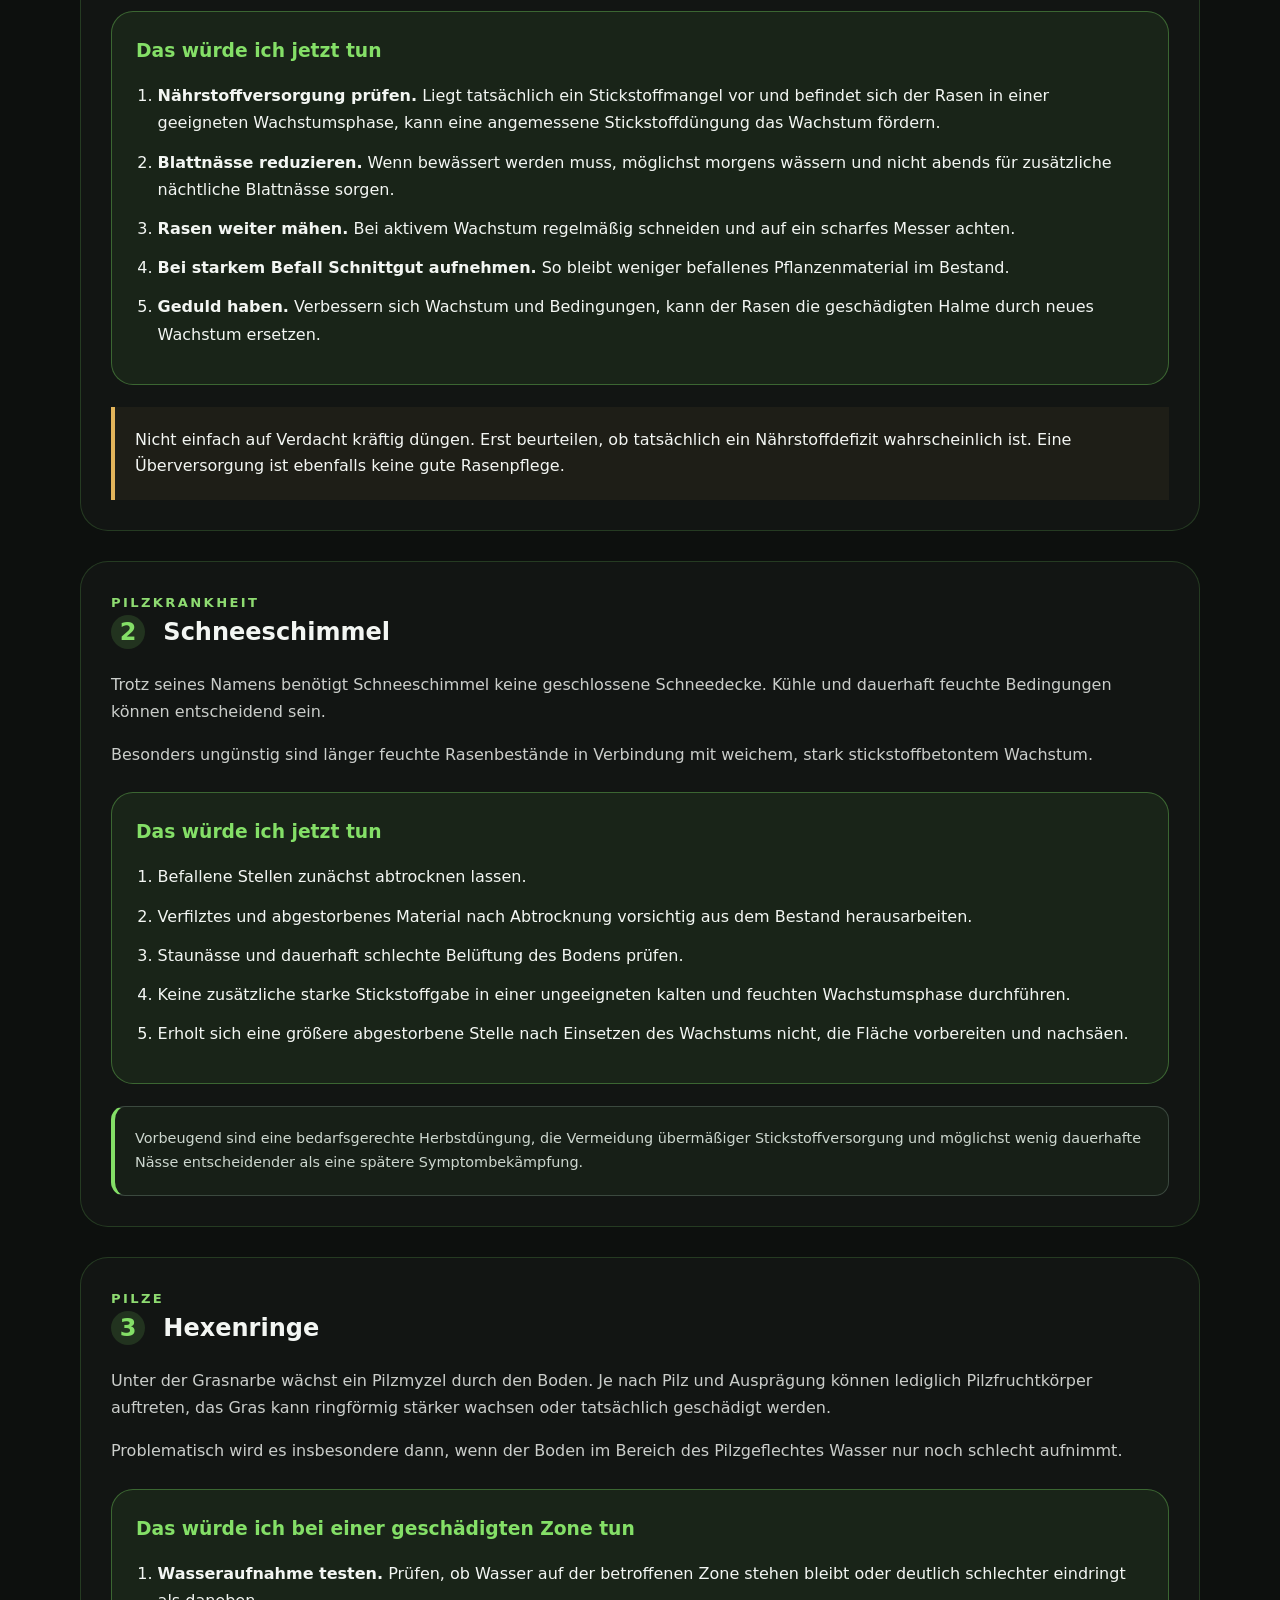
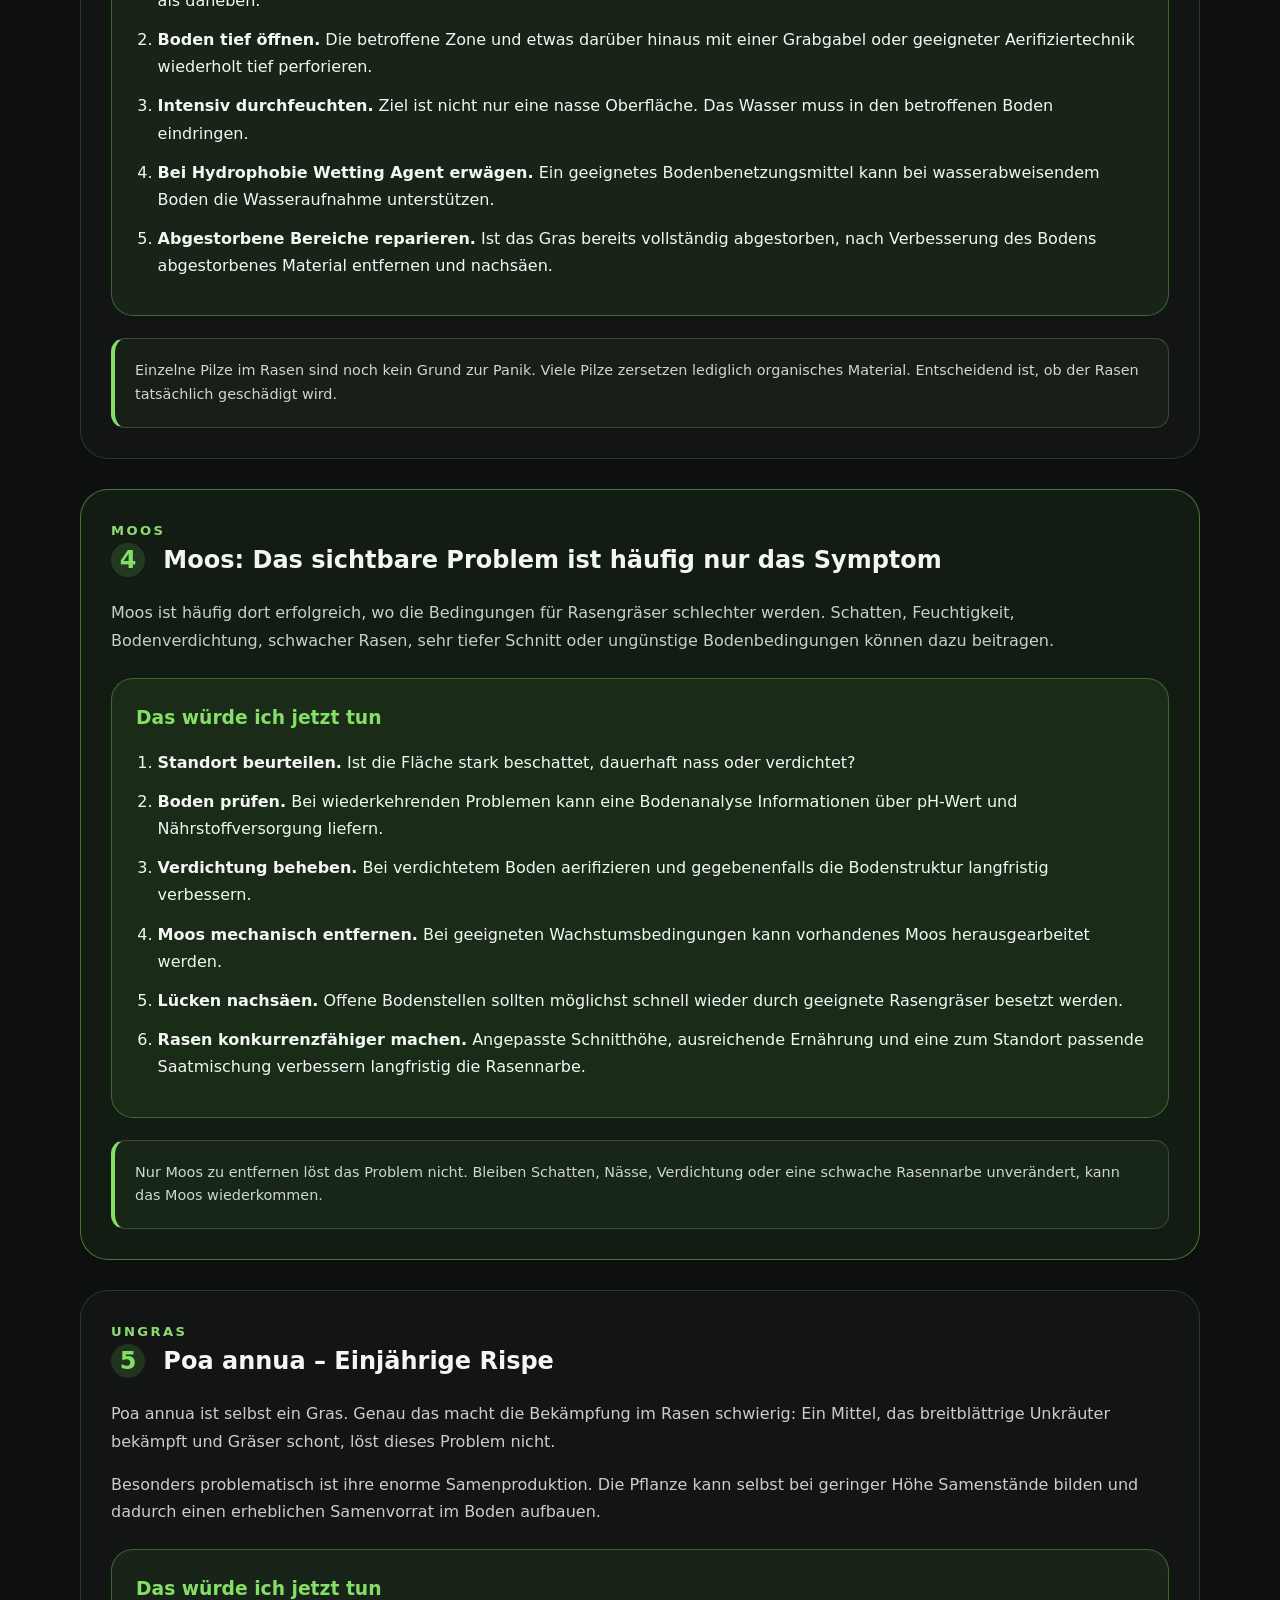
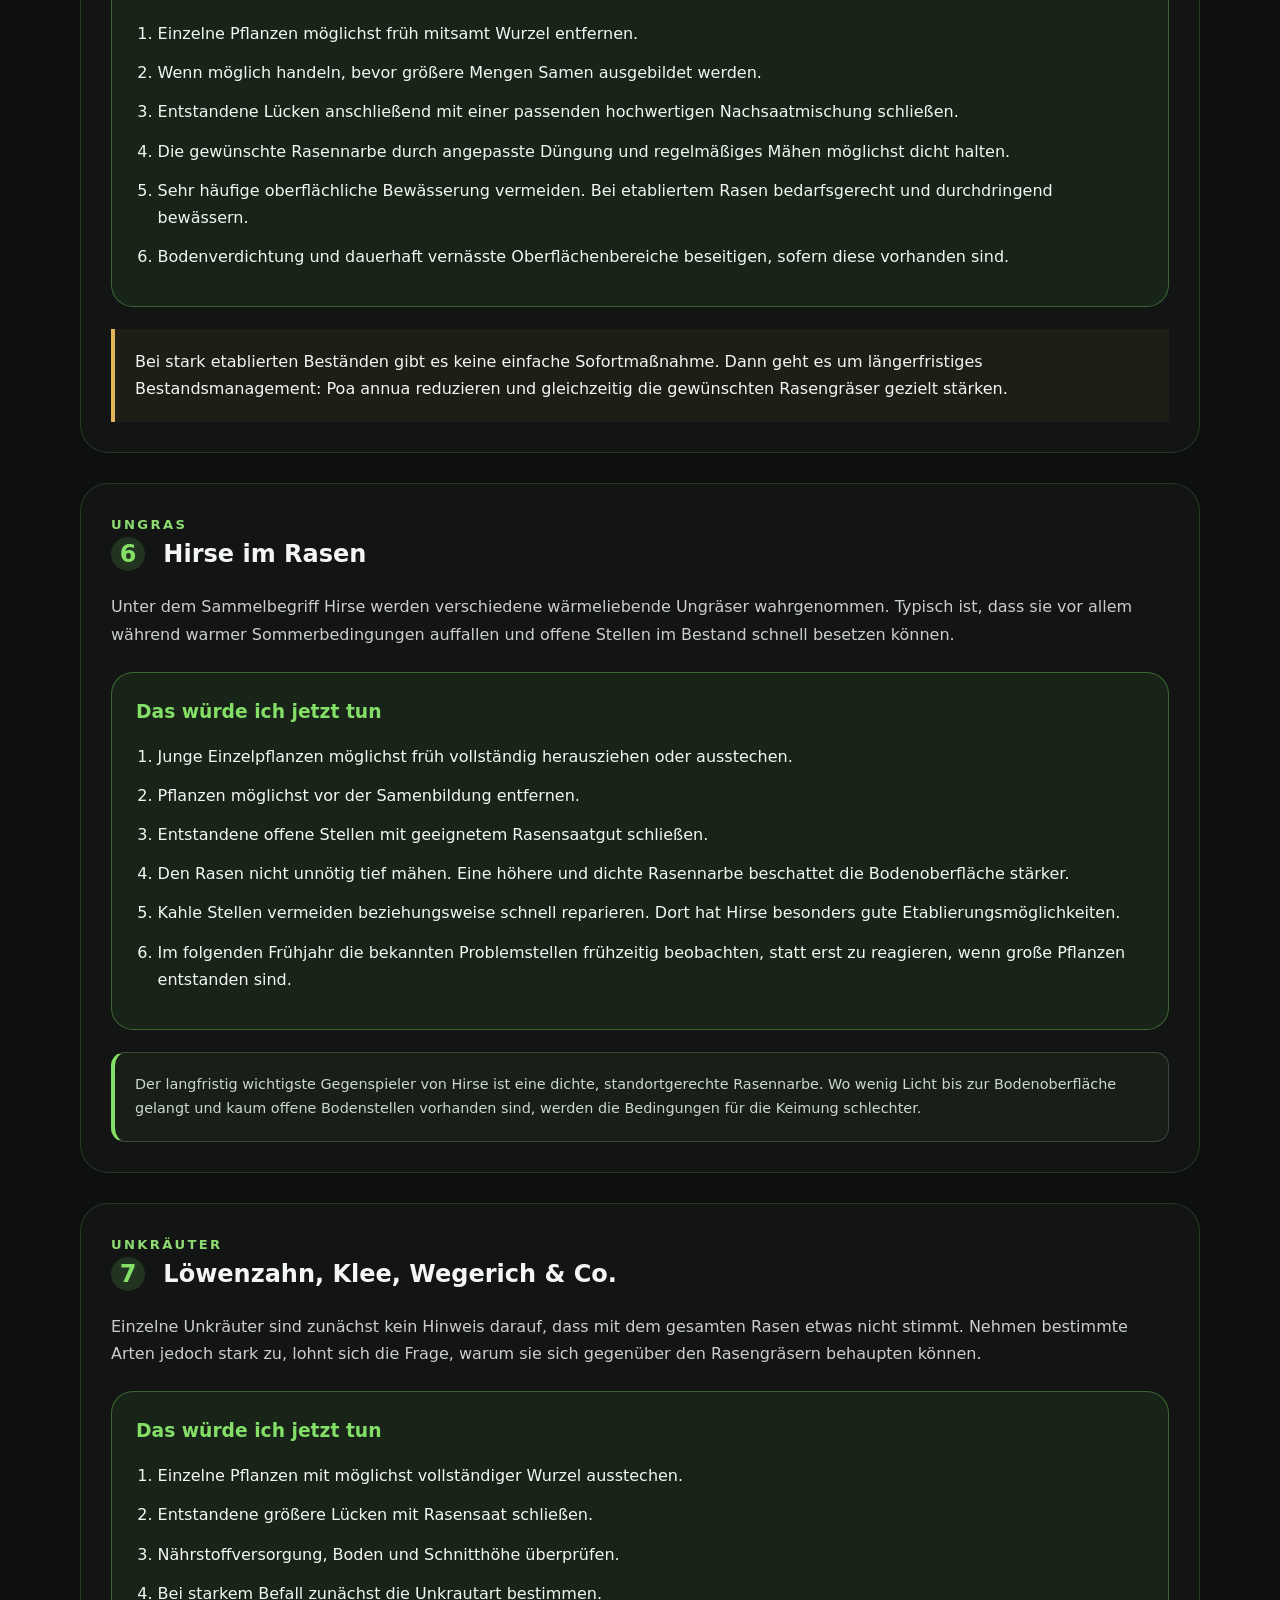
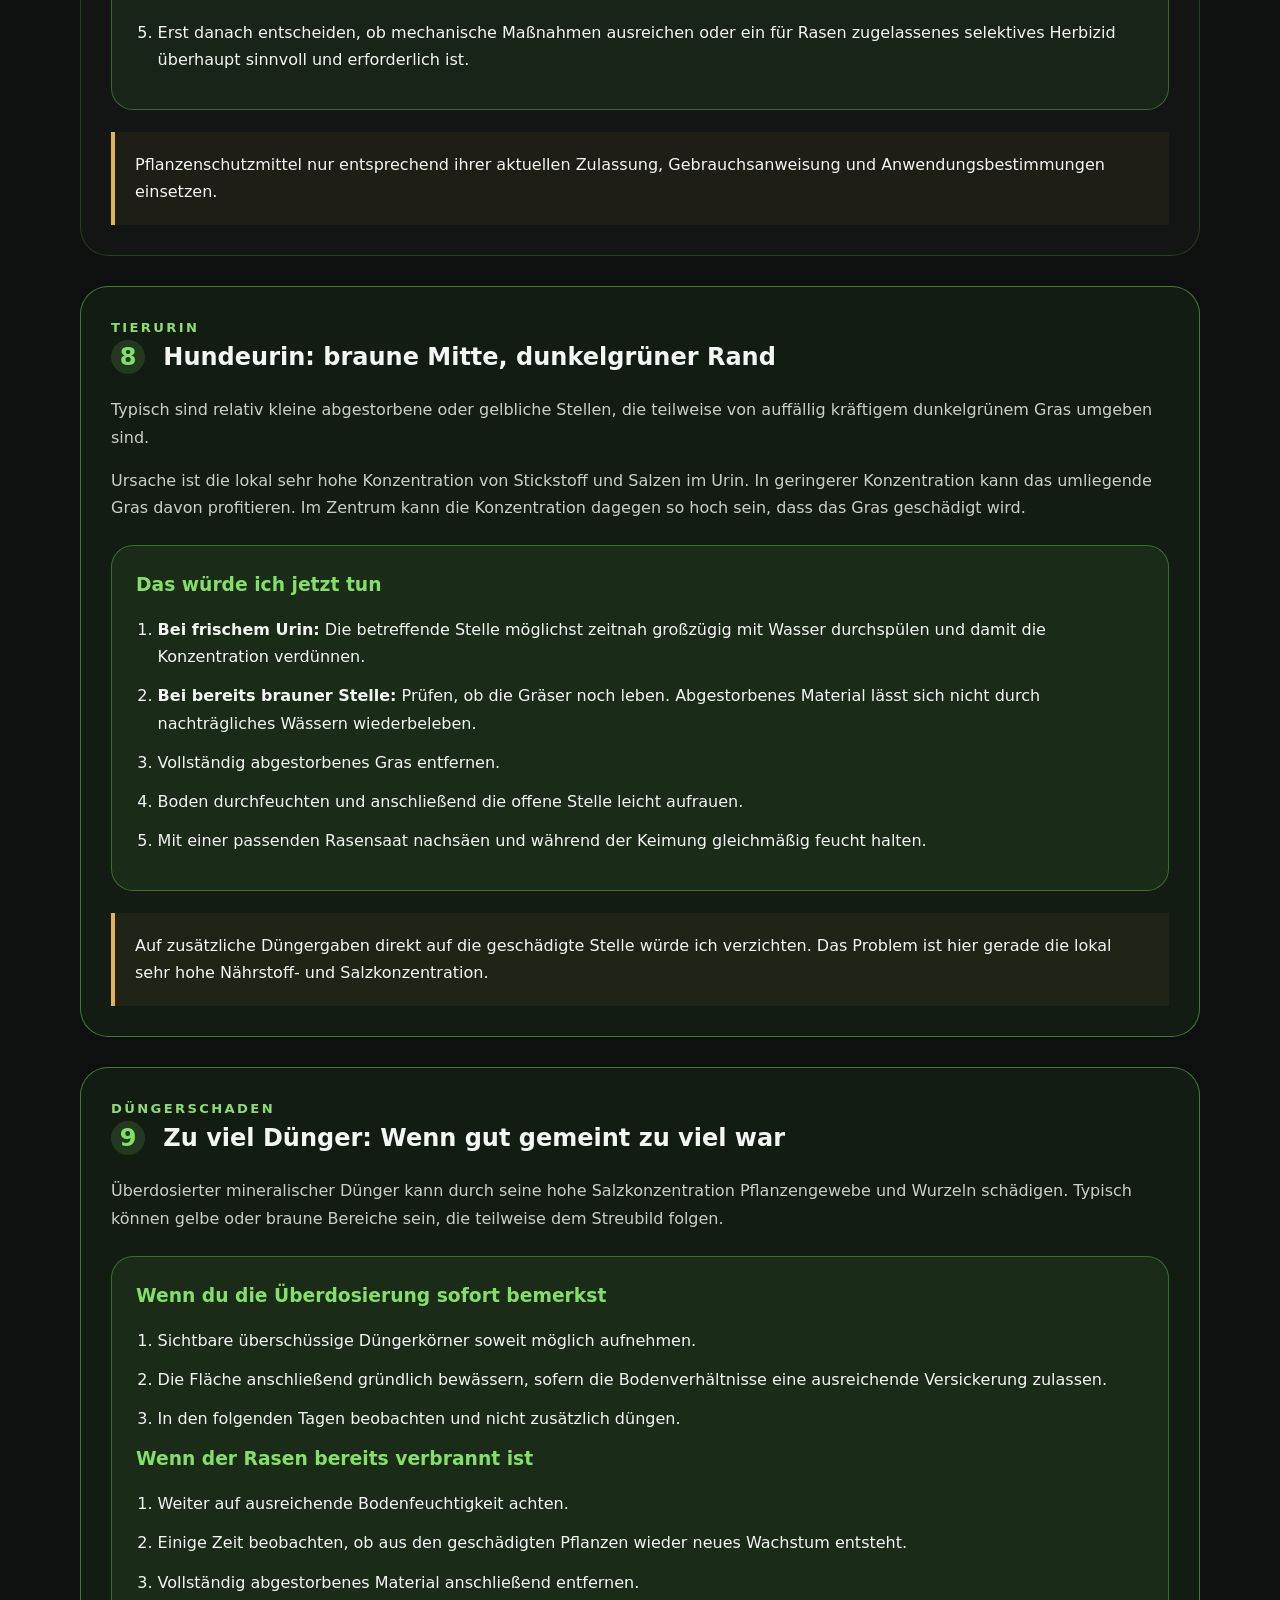
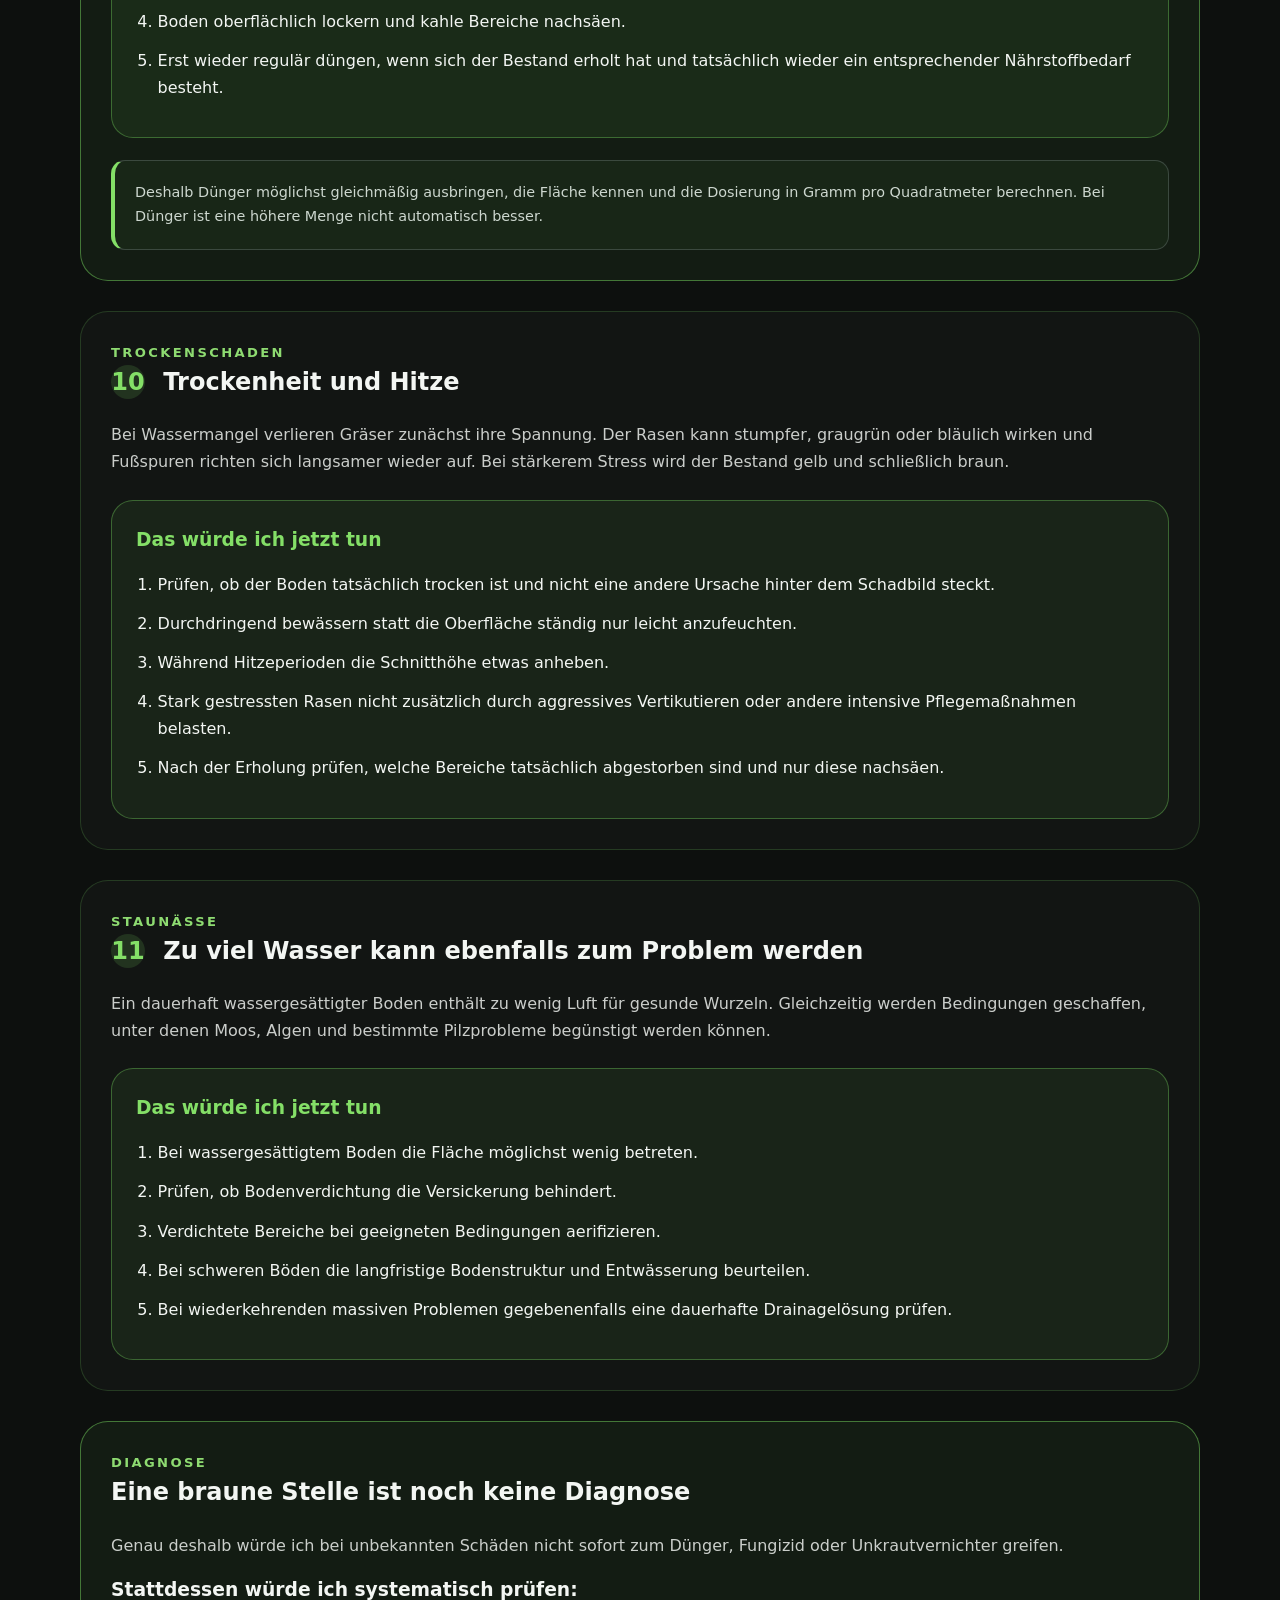
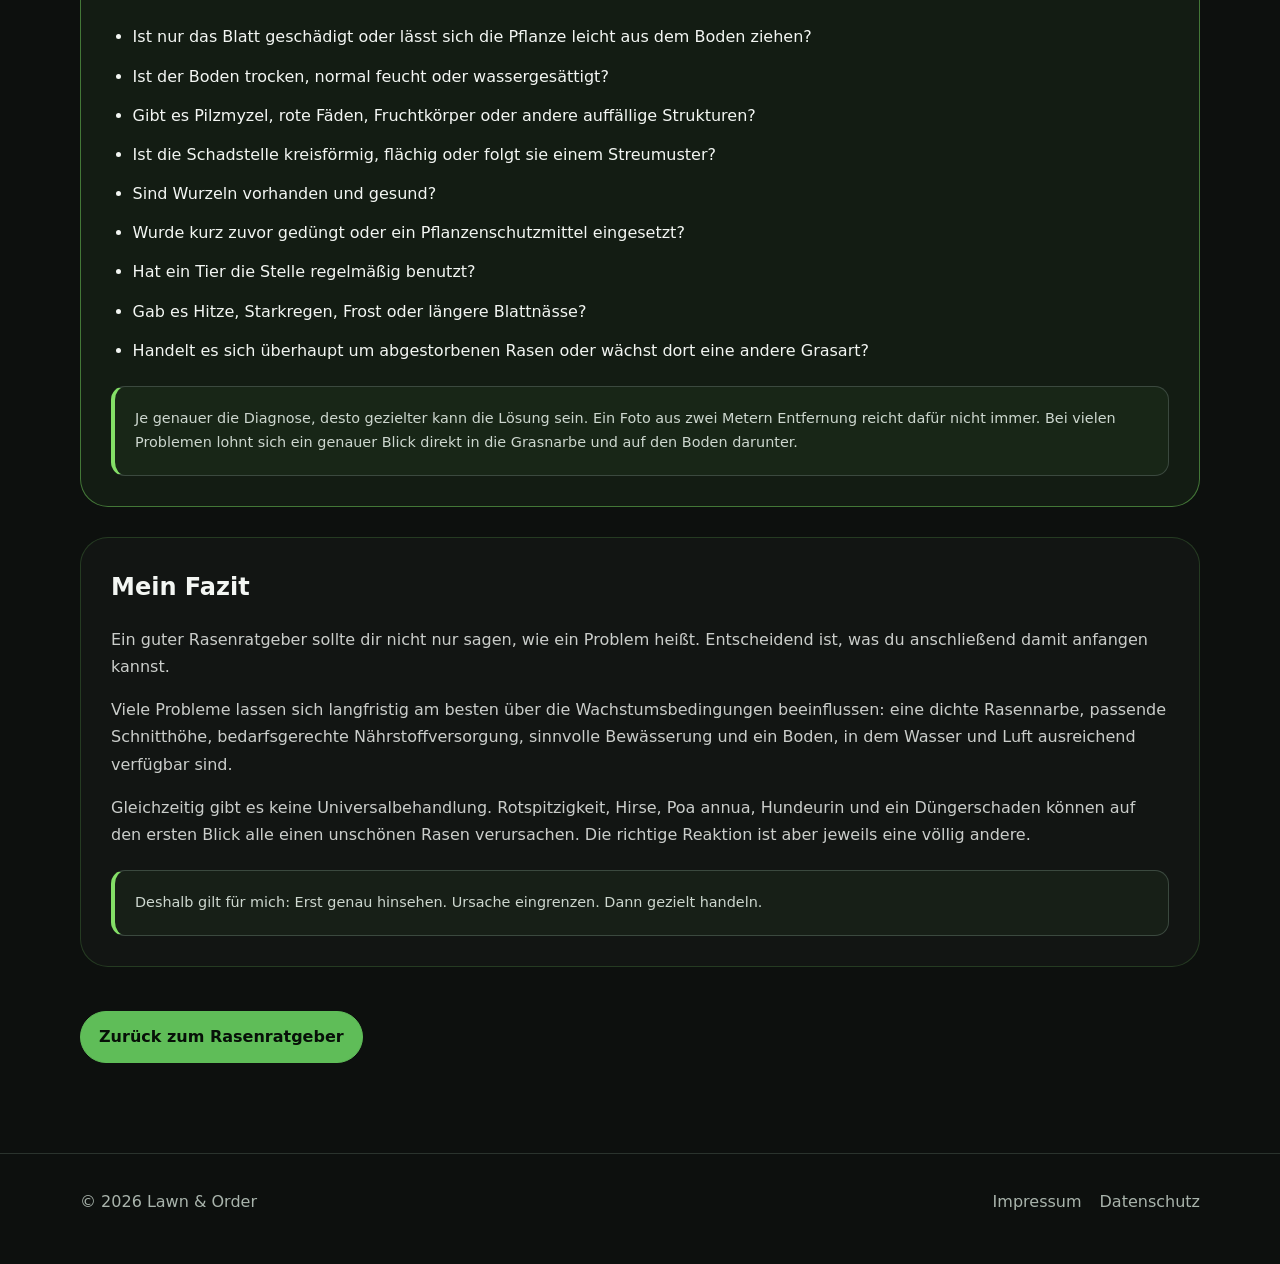
<file: rasenprobleme-erkennen.html>
<!doctype html>
<html lang="de">
<head>
  <meta charset="utf-8">
  <meta name="viewport" content="width=device-width, initial-scale=1">

  <title>Rasenprobleme erkennen & richtig behandeln | Lawn & Order</title>

  <meta name="description"
        content="Rasenprobleme erkennen und richtig behandeln: Rotspitzigkeit, Schneeschimmel, Hexenringe, Moos, Poa annua, Hirse, Unkraut, Hundeurin, Düngerschäden und weitere Schadbilder verständlich erklärt.">

  <link rel="stylesheet" href="assets/style.css">

  <style>
    .article{
      padding:70px 0 90px;
    }

    .article-header{
      max-width:850px;
      margin-bottom:48px;
    }

    .article-header h1{
      margin-bottom:22px;
    }

    .article-intro{
      font-size:1.2rem;
      line-height:1.7;
      opacity:.82;
    }

    .article-block{
      margin-top:30px;
      padding:30px;
      border:1px solid rgba(140,255,110,.16);
      border-radius:28px;
      background:rgba(255,255,255,.025);
    }

    .article-block.highlight{
      border-color:rgba(140,255,110,.4);
      background:rgba(140,255,110,.05);
    }

    .article-block h2,
    .article-block h3{
      margin-top:0;
    }

    .article-block p,
    .article-block li{
      line-height:1.7;
    }

    .article-block p{
      opacity:.82;
    }

    .article-block ul,
    .article-block ol{
      padding-left:1.35rem;
    }

    .article-block li{
      margin-bottom:12px;
    }

    /*
      Die Bildbereiche bleiben im HTML vorbereitet,
      werden aber vorerst vollständig ausgeblendet.
    */
    .problem-image{
      display:none;
    }

    .solution{
      margin-top:24px;
      padding:24px;
      border:1px solid rgba(140,255,110,.3);
      border-radius:22px;
      background:rgba(140,255,110,.065);
    }

    .solution h3{
      margin:0 0 14px;
      color:#84df67;
    }

    .solution ol{
      margin-bottom:0;
    }

    .diagnosis{
      display:grid;
      gap:18px;
      margin:22px 0;
    }

    .diagnosis-card{
      padding:20px;
      border-radius:20px;
      background:rgba(255,255,255,.025);
      border:1px solid rgba(140,255,110,.12);
    }

    .diagnosis-card strong{
      display:block;
      margin-bottom:7px;
      color:#84df67;
    }

    .note{
      margin-top:22px;
      padding:20px;
      border-left:4px solid #84df67;
      background:rgba(140,255,110,.045);
      line-height:1.65;
    }

    .warning{
      margin-top:22px;
      padding:20px;
      border-left:4px solid #e2b45a;
      background:rgba(226,180,90,.055);
      line-height:1.65;
    }

    .step-number{
      display:inline-flex;
      align-items:center;
      justify-content:center;
      width:34px;
      height:34px;
      margin-right:10px;
      border-radius:50%;
      background:rgba(140,255,110,.13);
      color:#84df67;
      font-weight:800;
    }

    .back-row{
      margin-top:44px;
    }

    @media (min-width:760px){
      .diagnosis{
        grid-template-columns:1fr 1fr;
      }
    }
  </style>
</head>

<body>

<header>
  <div class="wrap nav">

    <a class="brand" href="index.html">
      <img src="assets/lawn-order-profile.png" alt="Lawn & Order">
      <span>LAWN & ORDER</span>
    </a>

    <a class="btn" href="index.html#wissen">
      Rasenratgeber
    </a>

  </div>
</header>


<main class="article">
<div class="wrap">


<div class="article-header">

  <div class="kicker">RASENPROBLEME VERSTEHEN</div>

  <h1>
    Krankheiten, Ungräser & Schadstellen:
    Erkennen ist nur der erste Schritt
  </h1>

  <p class="article-intro">
    Braune Flecken, rote Fäden, helle Stellen, Pilze oder plötzlich
    auftauchende fremde Gräser können völlig unterschiedliche Ursachen
    haben. Deshalb halte ich wenig davon, jedes Rasenproblem sofort mit
    irgendeinem Mittel zu behandeln. Erst kommt die Diagnose. Danach
    stellt sich die wichtigere Frage: Was kann ich konkret dagegen tun?
  </p>

</div>


<section class="article-block highlight">

  <h2>Erst Ursache finden, dann behandeln</h2>

  <p>
    Viele Schadbilder sehen sich auf den ersten Blick erstaunlich ähnlich.
    Eine braune Stelle kann durch Trockenheit, Pilzbefall, Tierurin,
    Dünger, Schädlinge oder eine mechanische Beschädigung entstanden sein.
  </p>

  <p>
    Wer die Ursache falsch einordnet, kann mit der vermeintlichen
    Gegenmaßnahme das eigentliche Problem sogar verschärfen.
  </p>

  <div class="note">
    Mein Grundsatz: Nicht das Symptom behandeln, sondern möglichst die
    Ursache beseitigen. Genau deshalb findest du bei jedem Problem
    konkrete Maßnahmen.
  </div>

</section>


<section class="article-block">

  <div class="kicker">PILZKRANKHEIT</div>

  <h2>
    <span class="step-number">1</span>
    Rotspitzigkeit
  </h2>

  <div class="problem-image">
    <img src="assets/rotspitzigkeit.jpg"
         alt="Rotspitzigkeit im Rasen"
         loading="lazy">
    <div class="problem-caption">
      Rotspitzigkeit: Typisch sind rötliche bis rosafarbene Strukturen
      an den betroffenen Grashalmen.
    </div>
  </div>

  <div class="diagnosis">

    <div class="diagnosis-card">
      <strong>Erkennbar an</strong>
      Unregelmäßigen gelblichen bis bräunlichen Bereichen und bei genauer
      Betrachtung charakteristischen rötlichen oder rosafarbenen Fäden
      beziehungsweise geweihartigen Strukturen an den Halmen.
    </div>

    <div class="diagnosis-card">
      <strong>Begünstigt durch</strong>
      Längere Blattnässe, feuchte Witterung, schwaches Wachstum und
      insbesondere eine unzureichende Stickstoffversorgung können das
      Auftreten begünstigen.
    </div>

  </div>

  <h3>Was passiert hier?</h3>

  <p>
    Rotspitzigkeit ist eine Pilzerkrankung. Besonders sichtbar wird sie
    häufig in Phasen, in denen der Rasen über längere Zeit feucht bleibt
    und gleichzeitig nicht kräftig wächst.
  </p>

  <div class="solution">

    <h3>Das würde ich jetzt tun</h3>

    <ol>
      <li>
        <strong>Nährstoffversorgung prüfen.</strong>
        Liegt tatsächlich ein Stickstoffmangel vor und befindet sich der
        Rasen in einer geeigneten Wachstumsphase, kann eine angemessene
        Stickstoffdüngung das Wachstum fördern.
      </li>

      <li>
        <strong>Blattnässe reduzieren.</strong>
        Wenn bewässert werden muss, möglichst morgens wässern und nicht
        abends für zusätzliche nächtliche Blattnässe sorgen.
      </li>

      <li>
        <strong>Rasen weiter mähen.</strong>
        Bei aktivem Wachstum regelmäßig schneiden und auf ein scharfes
        Messer achten.
      </li>

      <li>
        <strong>Bei starkem Befall Schnittgut aufnehmen.</strong>
        So bleibt weniger befallenes Pflanzenmaterial im Bestand.
      </li>

      <li>
        <strong>Geduld haben.</strong>
        Verbessern sich Wachstum und Bedingungen, kann der Rasen die
        geschädigten Halme durch neues Wachstum ersetzen.
      </li>
    </ol>

  </div>

  <div class="warning">
    Nicht einfach auf Verdacht kräftig düngen. Erst beurteilen, ob
    tatsächlich ein Nährstoffdefizit wahrscheinlich ist. Eine
    Überversorgung ist ebenfalls keine gute Rasenpflege.
  </div>

</section>


<section class="article-block">

  <div class="kicker">PILZKRANKHEIT</div>

  <h2>
    <span class="step-number">2</span>
    Schneeschimmel
  </h2>

  <div class="problem-image">
    <img src="assets/schneeschimmel.jpg"
         alt="Schneeschimmel im Rasen"
         loading="lazy">
  </div>

  <p>
    Trotz seines Namens benötigt Schneeschimmel keine geschlossene
    Schneedecke. Kühle und dauerhaft feuchte Bedingungen können
    entscheidend sein.
  </p>

  <p>
    Besonders ungünstig sind länger feuchte Rasenbestände in Verbindung
    mit weichem, stark stickstoffbetontem Wachstum.
  </p>

  <div class="solution">

    <h3>Das würde ich jetzt tun</h3>

    <ol>
      <li>
        Befallene Stellen zunächst abtrocknen lassen.
      </li>

      <li>
        Verfilztes und abgestorbenes Material nach Abtrocknung vorsichtig
        aus dem Bestand herausarbeiten.
      </li>

      <li>
        Staunässe und dauerhaft schlechte Belüftung des Bodens prüfen.
      </li>

      <li>
        Keine zusätzliche starke Stickstoffgabe in einer ungeeigneten
        kalten und feuchten Wachstumsphase durchführen.
      </li>

      <li>
        Erholt sich eine größere abgestorbene Stelle nach Einsetzen des
        Wachstums nicht, die Fläche vorbereiten und nachsäen.
      </li>
    </ol>

  </div>

  <div class="note">
    Vorbeugend sind eine bedarfsgerechte Herbstdüngung, die Vermeidung
    übermäßiger Stickstoffversorgung und möglichst wenig dauerhafte
    Nässe entscheidender als eine spätere Symptombekämpfung.
  </div>

</section>


<section class="article-block">

  <div class="kicker">PILZE</div>

  <h2>
    <span class="step-number">3</span>
    Hexenringe
  </h2>

  <div class="problem-image">
    <img src="assets/hexenring.jpg"
         alt="Hexenring im Rasen"
         loading="lazy">
  </div>

  <p>
    Unter der Grasnarbe wächst ein Pilzmyzel durch den Boden. Je nach
    Pilz und Ausprägung können lediglich Pilzfruchtkörper auftreten,
    das Gras kann ringförmig stärker wachsen oder tatsächlich geschädigt
    werden.
  </p>

  <p>
    Problematisch wird es insbesondere dann, wenn der Boden im Bereich
    des Pilzgeflechtes Wasser nur noch schlecht aufnimmt.
  </p>

  <div class="solution">

    <h3>Das würde ich bei einer geschädigten Zone tun</h3>

    <ol>
      <li>
        <strong>Wasseraufnahme testen.</strong>
        Prüfen, ob Wasser auf der betroffenen Zone stehen bleibt oder
        deutlich schlechter eindringt als daneben.
      </li>

      <li>
        <strong>Boden tief öffnen.</strong>
        Die betroffene Zone und etwas darüber hinaus mit einer Grabgabel
        oder geeigneter Aerifiziertechnik wiederholt tief perforieren.
      </li>

      <li>
        <strong>Intensiv durchfeuchten.</strong>
        Ziel ist nicht nur eine nasse Oberfläche. Das Wasser muss in den
        betroffenen Boden eindringen.
      </li>

      <li>
        <strong>Bei Hydrophobie Wetting Agent erwägen.</strong>
        Ein geeignetes Bodenbenetzungsmittel kann bei wasserabweisendem
        Boden die Wasseraufnahme unterstützen.
      </li>

      <li>
        <strong>Abgestorbene Bereiche reparieren.</strong>
        Ist das Gras bereits vollständig abgestorben, nach Verbesserung
        des Bodens abgestorbenes Material entfernen und nachsäen.
      </li>
    </ol>

  </div>

  <div class="note">
    Einzelne Pilze im Rasen sind noch kein Grund zur Panik. Viele Pilze
    zersetzen lediglich organisches Material. Entscheidend ist, ob der
    Rasen tatsächlich geschädigt wird.
  </div>

</section>


<section class="article-block highlight">

  <div class="kicker">MOOS</div>

  <h2>
    <span class="step-number">4</span>
    Moos: Das sichtbare Problem ist häufig nur das Symptom
  </h2>

  <div class="problem-image">
    <img src="assets/moos-im-rasen.jpg"
         alt="Moos im Rasen"
         loading="lazy">
  </div>

  <p>
    Moos ist häufig dort erfolgreich, wo die Bedingungen für
    Rasengräser schlechter werden. Schatten, Feuchtigkeit,
    Bodenverdichtung, schwacher Rasen, sehr tiefer Schnitt oder
    ungünstige Bodenbedingungen können dazu beitragen.
  </p>

  <div class="solution">

    <h3>Das würde ich jetzt tun</h3>

    <ol>
      <li>
        <strong>Standort beurteilen.</strong>
        Ist die Fläche stark beschattet, dauerhaft nass oder verdichtet?
      </li>

      <li>
        <strong>Boden prüfen.</strong>
        Bei wiederkehrenden Problemen kann eine Bodenanalyse Informationen
        über pH-Wert und Nährstoffversorgung liefern.
      </li>

      <li>
        <strong>Verdichtung beheben.</strong>
        Bei verdichtetem Boden aerifizieren und gegebenenfalls die
        Bodenstruktur langfristig verbessern.
      </li>

      <li>
        <strong>Moos mechanisch entfernen.</strong>
        Bei geeigneten Wachstumsbedingungen kann vorhandenes Moos
        herausgearbeitet werden.
      </li>

      <li>
        <strong>Lücken nachsäen.</strong>
        Offene Bodenstellen sollten möglichst schnell wieder durch
        geeignete Rasengräser besetzt werden.
      </li>

      <li>
        <strong>Rasen konkurrenzfähiger machen.</strong>
        Angepasste Schnitthöhe, ausreichende Ernährung und eine zum
        Standort passende Saatmischung verbessern langfristig die
        Rasennarbe.
      </li>
    </ol>

  </div>

  <div class="note">
    Nur Moos zu entfernen löst das Problem nicht. Bleiben Schatten,
    Nässe, Verdichtung oder eine schwache Rasennarbe unverändert,
    kann das Moos wiederkommen.
  </div>

</section>


<section class="article-block">

  <div class="kicker">UNGRAS</div>

  <h2>
    <span class="step-number">5</span>
    Poa annua – Einjährige Rispe
  </h2>

  <div class="problem-image">
    <img src="assets/poa-annua.jpg"
         alt="Poa annua im Rasen"
         loading="lazy">
  </div>

  <p>
    Poa annua ist selbst ein Gras. Genau das macht die Bekämpfung im
    Rasen schwierig: Ein Mittel, das breitblättrige Unkräuter bekämpft
    und Gräser schont, löst dieses Problem nicht.
  </p>

  <p>
    Besonders problematisch ist ihre enorme Samenproduktion. Die Pflanze
    kann selbst bei geringer Höhe Samenstände bilden und dadurch einen
    erheblichen Samenvorrat im Boden aufbauen.
  </p>

  <div class="solution">

    <h3>Das würde ich jetzt tun</h3>

    <ol>
      <li>
        Einzelne Pflanzen möglichst früh mitsamt Wurzel entfernen.
      </li>

      <li>
        Wenn möglich handeln, bevor größere Mengen Samen ausgebildet
        werden.
      </li>

      <li>
        Entstandene Lücken anschließend mit einer passenden hochwertigen
        Nachsaatmischung schließen.
      </li>

      <li>
        Die gewünschte Rasennarbe durch angepasste Düngung und
        regelmäßiges Mähen möglichst dicht halten.
      </li>

      <li>
        Sehr häufige oberflächliche Bewässerung vermeiden. Bei
        etabliertem Rasen bedarfsgerecht und durchdringend bewässern.
      </li>

      <li>
        Bodenverdichtung und dauerhaft vernässte Oberflächenbereiche
        beseitigen, sofern diese vorhanden sind.
      </li>
    </ol>

  </div>

  <div class="warning">
    Bei stark etablierten Beständen gibt es keine einfache
    Sofortmaßnahme. Dann geht es um längerfristiges Bestandsmanagement:
    Poa annua reduzieren und gleichzeitig die gewünschten Rasengräser
    gezielt stärken.
  </div>

</section>


<section class="article-block">

  <div class="kicker">UNGRAS</div>

  <h2>
    <span class="step-number">6</span>
    Hirse im Rasen
  </h2>

  <div class="problem-image">
    <img src="assets/hirse-im-rasen.jpg"
         alt="Hirse im Rasen"
         loading="lazy">
  </div>

  <p>
    Unter dem Sammelbegriff Hirse werden verschiedene wärmeliebende
    Ungräser wahrgenommen. Typisch ist, dass sie vor allem während
    warmer Sommerbedingungen auffallen und offene Stellen im Bestand
    schnell besetzen können.
  </p>

  <div class="solution">

    <h3>Das würde ich jetzt tun</h3>

    <ol>
      <li>
        Junge Einzelpflanzen möglichst früh vollständig herausziehen
        oder ausstechen.
      </li>

      <li>
        Pflanzen möglichst vor der Samenbildung entfernen.
      </li>

      <li>
        Entstandene offene Stellen mit geeignetem Rasensaatgut schließen.
      </li>

      <li>
        Den Rasen nicht unnötig tief mähen. Eine höhere und dichte
        Rasennarbe beschattet die Bodenoberfläche stärker.
      </li>

      <li>
        Kahle Stellen vermeiden beziehungsweise schnell reparieren.
        Dort hat Hirse besonders gute Etablierungsmöglichkeiten.
      </li>

      <li>
        Im folgenden Frühjahr die bekannten Problemstellen frühzeitig
        beobachten, statt erst zu reagieren, wenn große Pflanzen
        entstanden sind.
      </li>
    </ol>

  </div>

  <div class="note">
    Der langfristig wichtigste Gegenspieler von Hirse ist eine dichte,
    standortgerechte Rasennarbe. Wo wenig Licht bis zur Bodenoberfläche
    gelangt und kaum offene Bodenstellen vorhanden sind, werden die
    Bedingungen für die Keimung schlechter.
  </div>

</section>


<section class="article-block">

  <div class="kicker">UNKRÄUTER</div>

  <h2>
    <span class="step-number">7</span>
    Löwenzahn, Klee, Wegerich & Co.
  </h2>

  <div class="problem-image">
    <img src="assets/unkraut-im-rasen.jpg"
         alt="Unkraut im Rasen"
         loading="lazy">
  </div>

  <p>
    Einzelne Unkräuter sind zunächst kein Hinweis darauf, dass mit dem
    gesamten Rasen etwas nicht stimmt. Nehmen bestimmte Arten jedoch
    stark zu, lohnt sich die Frage, warum sie sich gegenüber den
    Rasengräsern behaupten können.
  </p>

  <div class="solution">

    <h3>Das würde ich jetzt tun</h3>

    <ol>
      <li>
        Einzelne Pflanzen mit möglichst vollständiger Wurzel ausstechen.
      </li>

      <li>
        Entstandene größere Lücken mit Rasensaat schließen.
      </li>

      <li>
        Nährstoffversorgung, Boden und Schnitthöhe überprüfen.
      </li>

      <li>
        Bei starkem Befall zunächst die Unkrautart bestimmen.
      </li>

      <li>
        Erst danach entscheiden, ob mechanische Maßnahmen ausreichen
        oder ein für Rasen zugelassenes selektives Herbizid überhaupt
        sinnvoll und erforderlich ist.
      </li>
    </ol>

  </div>

  <div class="warning">
    Pflanzenschutzmittel nur entsprechend ihrer aktuellen Zulassung,
    Gebrauchsanweisung und Anwendungsbestimmungen einsetzen.
  </div>

</section>


<section class="article-block highlight">

  <div class="kicker">TIERURIN</div>

  <h2>
    <span class="step-number">8</span>
    Hundeurin: braune Mitte, dunkelgrüner Rand
  </h2>

  <div class="problem-image">
    <img src="assets/hundeurin-rasen.jpg"
         alt="Rasenschaden durch Hundeurin"
         loading="lazy">
  </div>

  <p>
    Typisch sind relativ kleine abgestorbene oder gelbliche Stellen,
    die teilweise von auffällig kräftigem dunkelgrünem Gras umgeben sind.
  </p>

  <p>
    Ursache ist die lokal sehr hohe Konzentration von Stickstoff und
    Salzen im Urin. In geringerer Konzentration kann das umliegende Gras
    davon profitieren. Im Zentrum kann die Konzentration dagegen so hoch
    sein, dass das Gras geschädigt wird.
  </p>

  <div class="solution">

    <h3>Das würde ich jetzt tun</h3>

    <ol>
      <li>
        <strong>Bei frischem Urin:</strong>
        Die betreffende Stelle möglichst zeitnah großzügig mit Wasser
        durchspülen und damit die Konzentration verdünnen.
      </li>

      <li>
        <strong>Bei bereits brauner Stelle:</strong>
        Prüfen, ob die Gräser noch leben. Abgestorbenes Material lässt
        sich nicht durch nachträgliches Wässern wiederbeleben.
      </li>

      <li>
        Vollständig abgestorbenes Gras entfernen.
      </li>

      <li>
        Boden durchfeuchten und anschließend die offene Stelle leicht
        aufrauen.
      </li>

      <li>
        Mit einer passenden Rasensaat nachsäen und während der Keimung
        gleichmäßig feucht halten.
      </li>
    </ol>

  </div>

  <div class="warning">
    Auf zusätzliche Düngergaben direkt auf die geschädigte Stelle würde
    ich verzichten. Das Problem ist hier gerade die lokal sehr hohe
    Nährstoff- und Salzkonzentration.
  </div>

</section>


<section class="article-block highlight">

  <div class="kicker">DÜNGERSCHADEN</div>

  <h2>
    <span class="step-number">9</span>
    Zu viel Dünger: Wenn gut gemeint zu viel war
  </h2>

  <div class="problem-image">
    <img src="assets/duengerschaden.jpg"
         alt="Düngerschaden im Rasen"
         loading="lazy">
  </div>

  <p>
    Überdosierter mineralischer Dünger kann durch seine hohe
    Salzkonzentration Pflanzengewebe und Wurzeln schädigen. Typisch
    können gelbe oder braune Bereiche sein, die teilweise dem
    Streubild folgen.
  </p>

  <div class="solution">

    <h3>Wenn du die Überdosierung sofort bemerkst</h3>

    <ol>
      <li>
        Sichtbare überschüssige Düngerkörner soweit möglich aufnehmen.
      </li>

      <li>
        Die Fläche anschließend gründlich bewässern, sofern die
        Bodenverhältnisse eine ausreichende Versickerung zulassen.
      </li>

      <li>
        In den folgenden Tagen beobachten und nicht zusätzlich düngen.
      </li>
    </ol>

    <h3>Wenn der Rasen bereits verbrannt ist</h3>

    <ol>
      <li>
        Weiter auf ausreichende Bodenfeuchtigkeit achten.
      </li>

      <li>
        Einige Zeit beobachten, ob aus den geschädigten Pflanzen wieder
        neues Wachstum entsteht.
      </li>

      <li>
        Vollständig abgestorbenes Material anschließend entfernen.
      </li>

      <li>
        Boden oberflächlich lockern und kahle Bereiche nachsäen.
      </li>

      <li>
        Erst wieder regulär düngen, wenn sich der Bestand erholt hat und
        tatsächlich wieder ein entsprechender Nährstoffbedarf besteht.
      </li>
    </ol>

  </div>

  <div class="note">
    Deshalb Dünger möglichst gleichmäßig ausbringen, die Fläche kennen
    und die Dosierung in Gramm pro Quadratmeter berechnen. Bei Dünger
    ist eine höhere Menge nicht automatisch besser.
  </div>

</section>


<section class="article-block">

  <div class="kicker">TROCKENSCHADEN</div>

  <h2>
    <span class="step-number">10</span>
    Trockenheit und Hitze
  </h2>

  <div class="problem-image">
    <img src="assets/trockenschaden.jpg"
         alt="Trockenschaden im Rasen"
         loading="lazy">
  </div>

  <p>
    Bei Wassermangel verlieren Gräser zunächst ihre Spannung. Der Rasen
    kann stumpfer, graugrün oder bläulich wirken und Fußspuren richten
    sich langsamer wieder auf. Bei stärkerem Stress wird der Bestand
    gelb und schließlich braun.
  </p>

  <div class="solution">

    <h3>Das würde ich jetzt tun</h3>

    <ol>
      <li>
        Prüfen, ob der Boden tatsächlich trocken ist und nicht eine
        andere Ursache hinter dem Schadbild steckt.
      </li>

      <li>
        Durchdringend bewässern statt die Oberfläche ständig nur leicht
        anzufeuchten.
      </li>

      <li>
        Während Hitzeperioden die Schnitthöhe etwas anheben.
      </li>

      <li>
        Stark gestressten Rasen nicht zusätzlich durch aggressives
        Vertikutieren oder andere intensive Pflegemaßnahmen belasten.
      </li>

      <li>
        Nach der Erholung prüfen, welche Bereiche tatsächlich abgestorben
        sind und nur diese nachsäen.
      </li>
    </ol>

  </div>

</section>


<section class="article-block">

  <div class="kicker">STAUNÄSSE</div>

  <h2>
    <span class="step-number">11</span>
    Zu viel Wasser kann ebenfalls zum Problem werden
  </h2>

  <div class="problem-image">
    <img src="assets/staunaesse-rasen.jpg"
         alt="Staunässe im Rasen"
         loading="lazy">
  </div>

  <p>
    Ein dauerhaft wassergesättigter Boden enthält zu wenig Luft für
    gesunde Wurzeln. Gleichzeitig werden Bedingungen geschaffen, unter
    denen Moos, Algen und bestimmte Pilzprobleme begünstigt werden können.
  </p>

  <div class="solution">

    <h3>Das würde ich jetzt tun</h3>

    <ol>
      <li>
        Bei wassergesättigtem Boden die Fläche möglichst wenig betreten.
      </li>

      <li>
        Prüfen, ob Bodenverdichtung die Versickerung behindert.
      </li>

      <li>
        Verdichtete Bereiche bei geeigneten Bedingungen aerifizieren.
      </li>

      <li>
        Bei schweren Böden die langfristige Bodenstruktur und
        Entwässerung beurteilen.
      </li>

      <li>
        Bei wiederkehrenden massiven Problemen gegebenenfalls eine
        dauerhafte Drainagelösung prüfen.
      </li>
    </ol>

  </div>

</section>


<section class="article-block highlight">

  <div class="kicker">DIAGNOSE</div>

  <h2>
    Eine braune Stelle ist noch keine Diagnose
  </h2>

  <p>
    Genau deshalb würde ich bei unbekannten Schäden nicht sofort zum
    Dünger, Fungizid oder Unkrautvernichter greifen.
  </p>

  <h3>Stattdessen würde ich systematisch prüfen:</h3>

  <ul>
    <li>
      Ist nur das Blatt geschädigt oder lässt sich die Pflanze leicht
      aus dem Boden ziehen?
    </li>
    <li>
      Ist der Boden trocken, normal feucht oder wassergesättigt?
    </li>
    <li>
      Gibt es Pilzmyzel, rote Fäden, Fruchtkörper oder andere auffällige
      Strukturen?
    </li>
    <li>
      Ist die Schadstelle kreisförmig, flächig oder folgt sie einem
      Streumuster?
    </li>
    <li>
      Sind Wurzeln vorhanden und gesund?
    </li>
    <li>
      Wurde kurz zuvor gedüngt oder ein Pflanzenschutzmittel eingesetzt?
    </li>
    <li>
      Hat ein Tier die Stelle regelmäßig benutzt?
    </li>
    <li>
      Gab es Hitze, Starkregen, Frost oder längere Blattnässe?
    </li>
    <li>
      Handelt es sich überhaupt um abgestorbenen Rasen oder wächst dort
      eine andere Grasart?
    </li>
  </ul>

  <div class="note">
    Je genauer die Diagnose, desto gezielter kann die Lösung sein.
    Ein Foto aus zwei Metern Entfernung reicht dafür nicht immer.
    Bei vielen Problemen lohnt sich ein genauer Blick direkt in die
    Grasnarbe und auf den Boden darunter.
  </div>

</section>


<section class="article-block">

  <h2>Mein Fazit</h2>

  <p>
    Ein guter Rasenratgeber sollte dir nicht nur sagen, wie ein Problem
    heißt. Entscheidend ist, was du anschließend damit anfangen kannst.
  </p>

  <p>
    Viele Probleme lassen sich langfristig am besten über die
    Wachstumsbedingungen beeinflussen: eine dichte Rasennarbe, passende
    Schnitthöhe, bedarfsgerechte Nährstoffversorgung, sinnvolle
    Bewässerung und ein Boden, in dem Wasser und Luft ausreichend
    verfügbar sind.
  </p>

  <p>
    Gleichzeitig gibt es keine Universalbehandlung. Rotspitzigkeit,
    Hirse, Poa annua, Hundeurin und ein Düngerschaden können auf den
    ersten Blick alle einen unschönen Rasen verursachen. Die richtige
    Reaktion ist aber jeweils eine völlig andere.
  </p>

  <div class="note">
    Deshalb gilt für mich:
    Erst genau hinsehen. Ursache eingrenzen. Dann gezielt handeln.
  </div>

</section>


<div class="back-row">
  <a class="btn primary" href="index.html#wissen">
    Zurück zum Rasenratgeber
  </a>
</div>


</div>
</main>


<footer>
  <div class="footer-grid wrap">

    <div>
      © <span id="year"></span> Lawn & Order
    </div>

    <div class="footer-links">
      <a href="impressum.html">Impressum</a>
      <a href="datenschutz.html">Datenschutz</a>
    </div>

  </div>
</footer>


<script src="assets/site.js"></script>

<!-- Cloudflare Web Analytics -->
<script type="module"
        src="https://static.cloudflareinsights.com/beacon.min.js"
        data-cf-beacon='{"token":"a2f7cc6054b54eefbcc6976ba16e450b"}'>
</script>
<!-- End Cloudflare Web Analytics -->

</body>
</html>
</file>
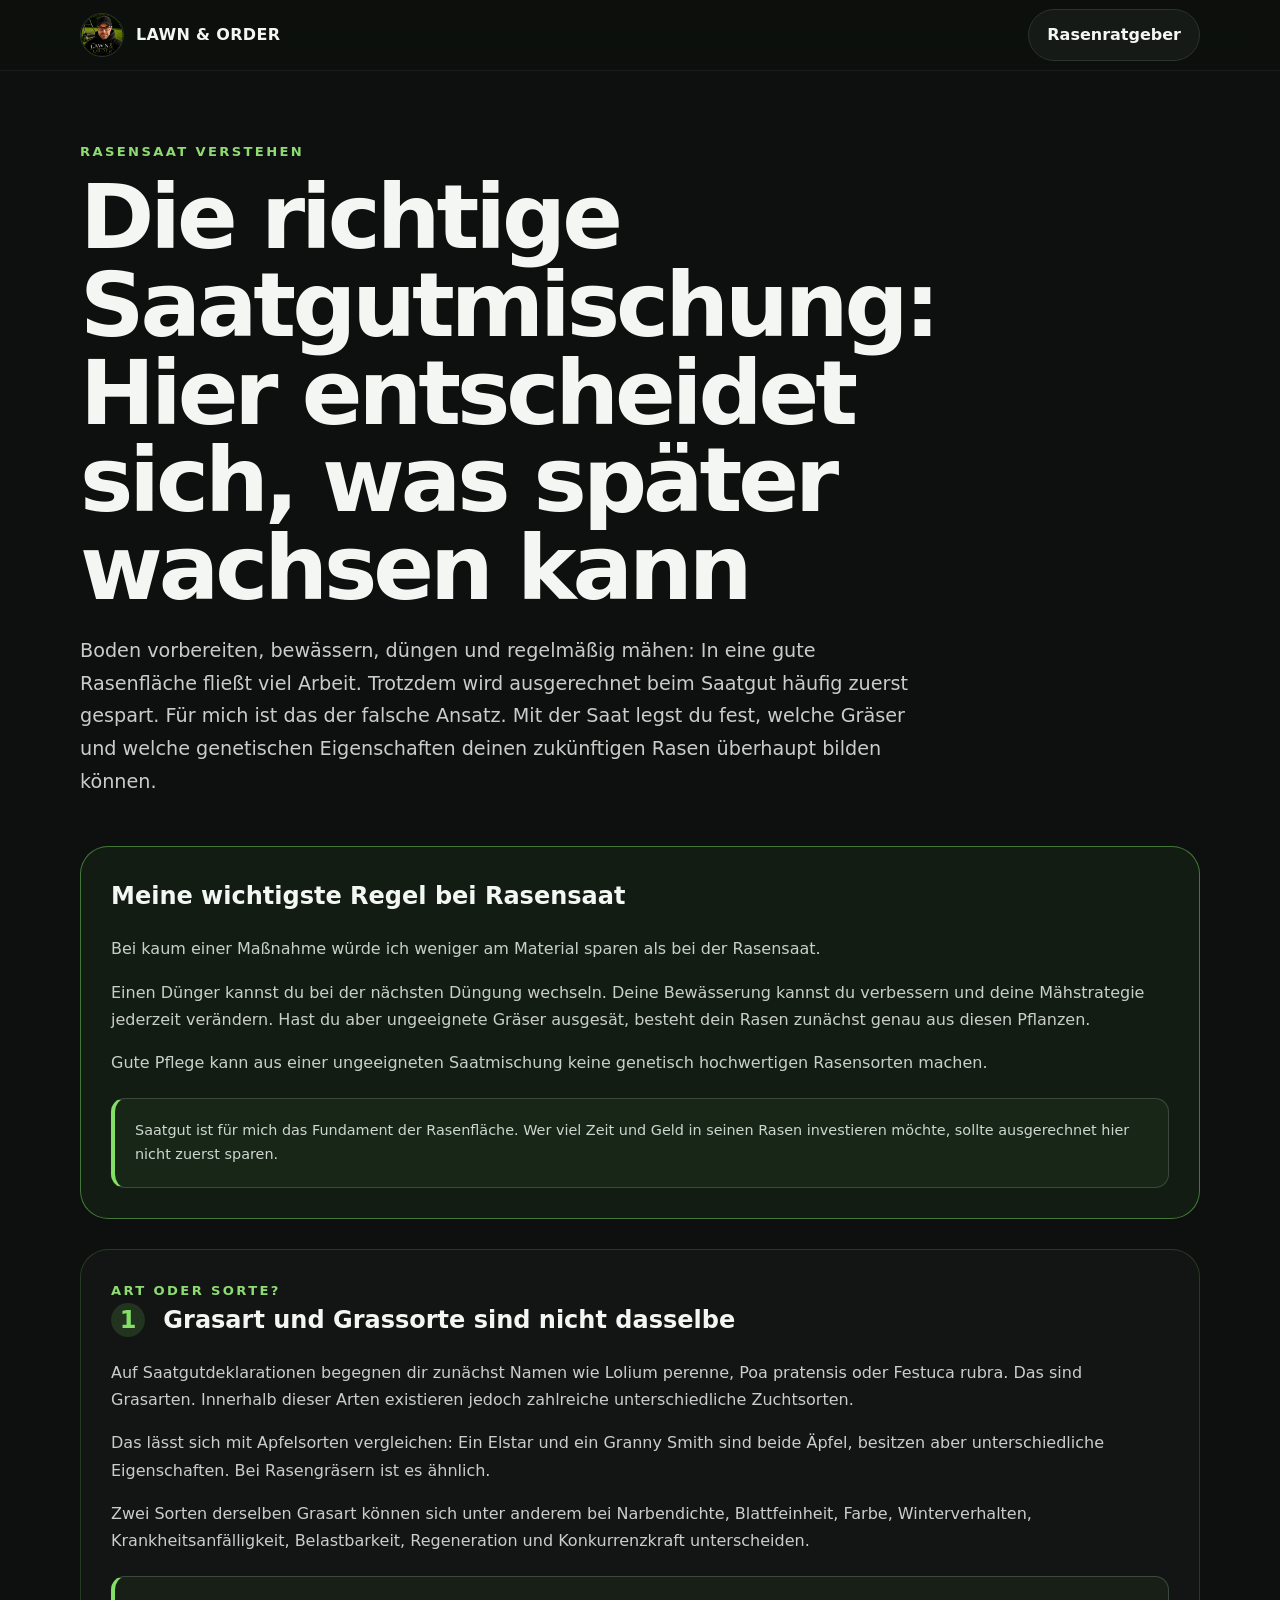
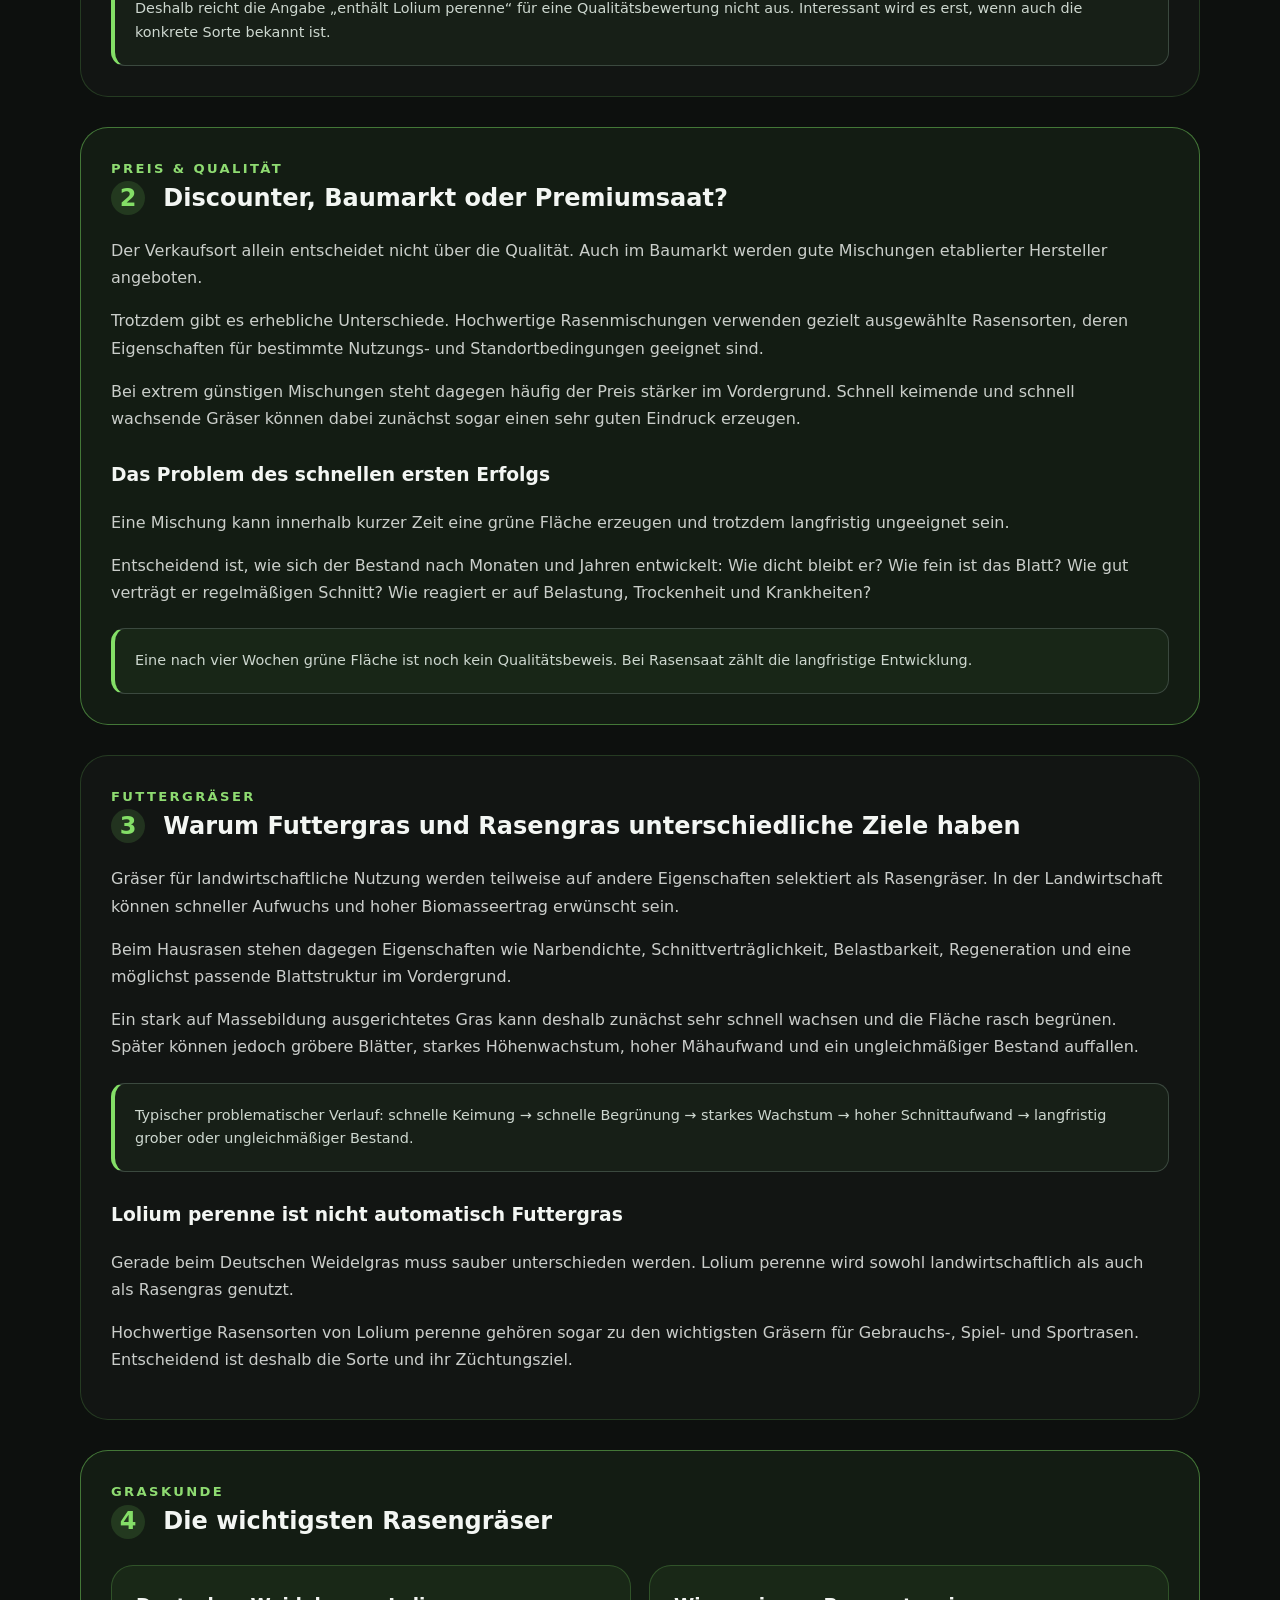
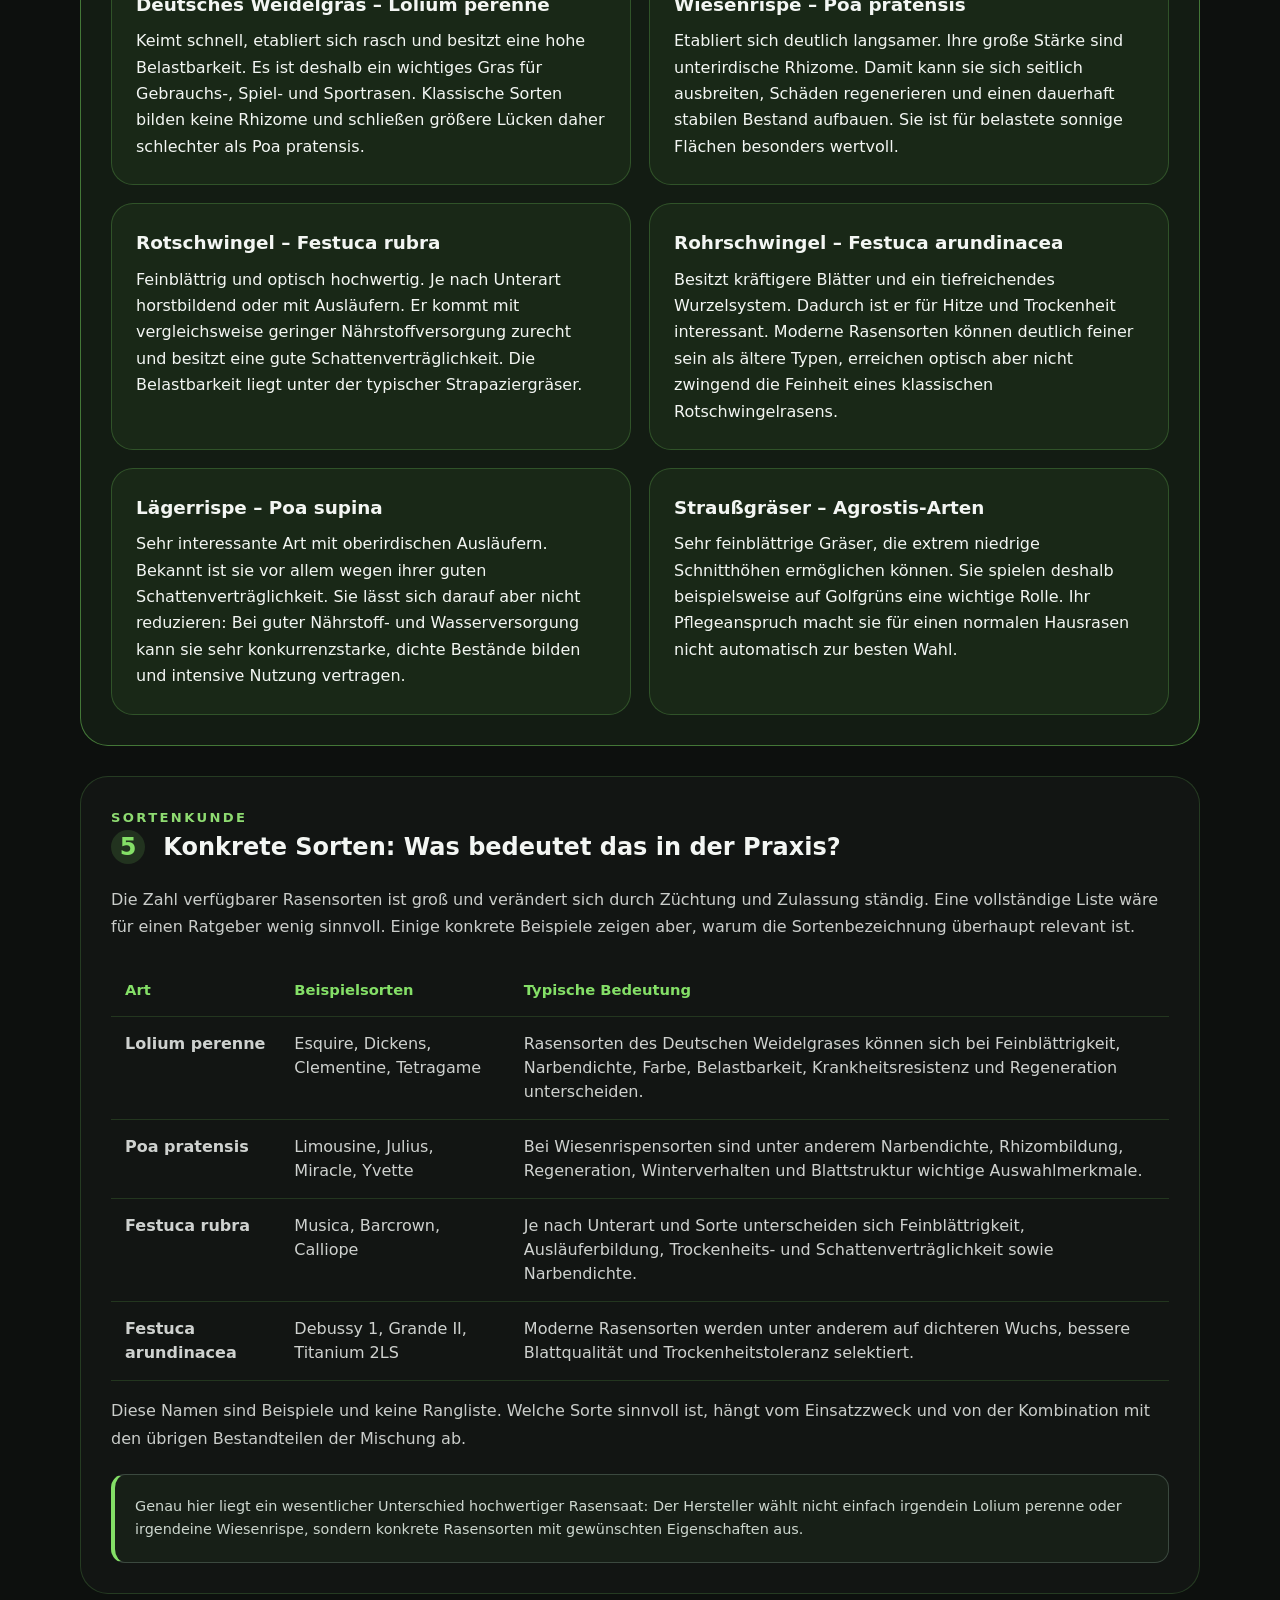
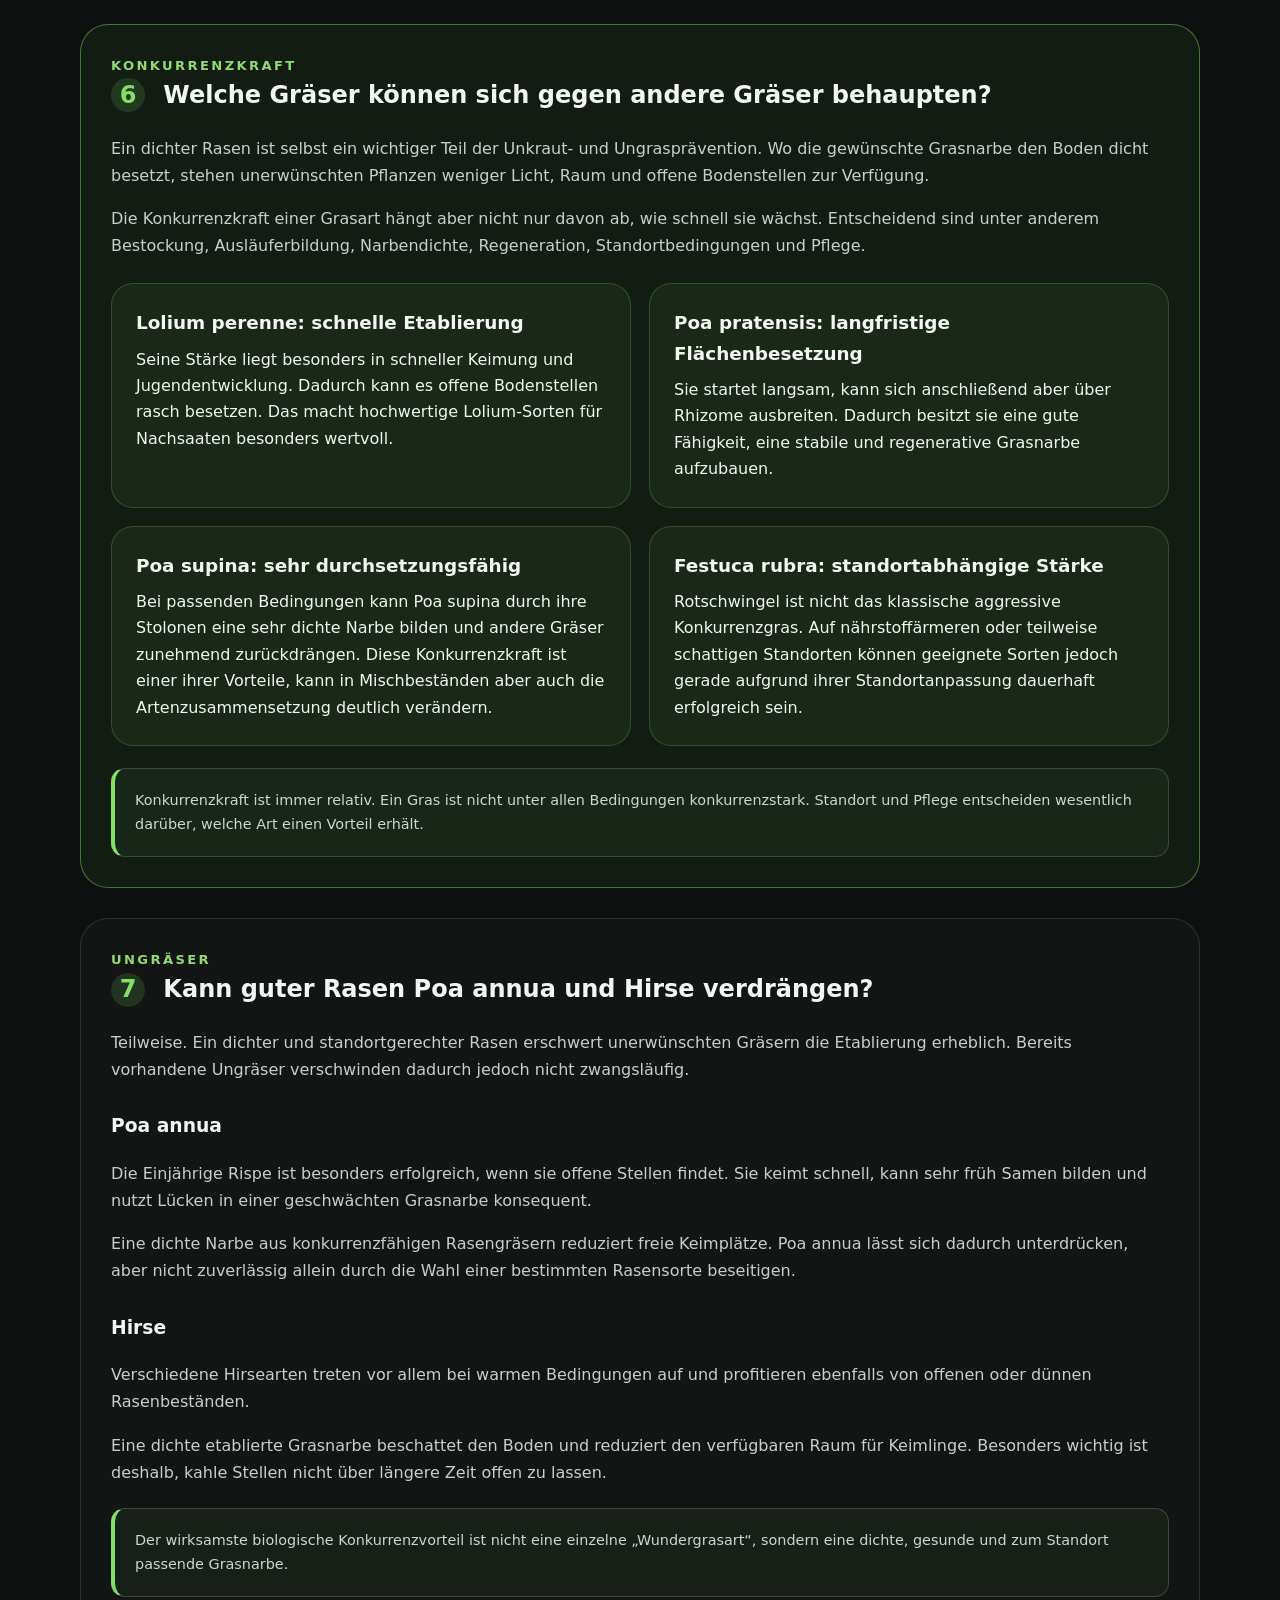
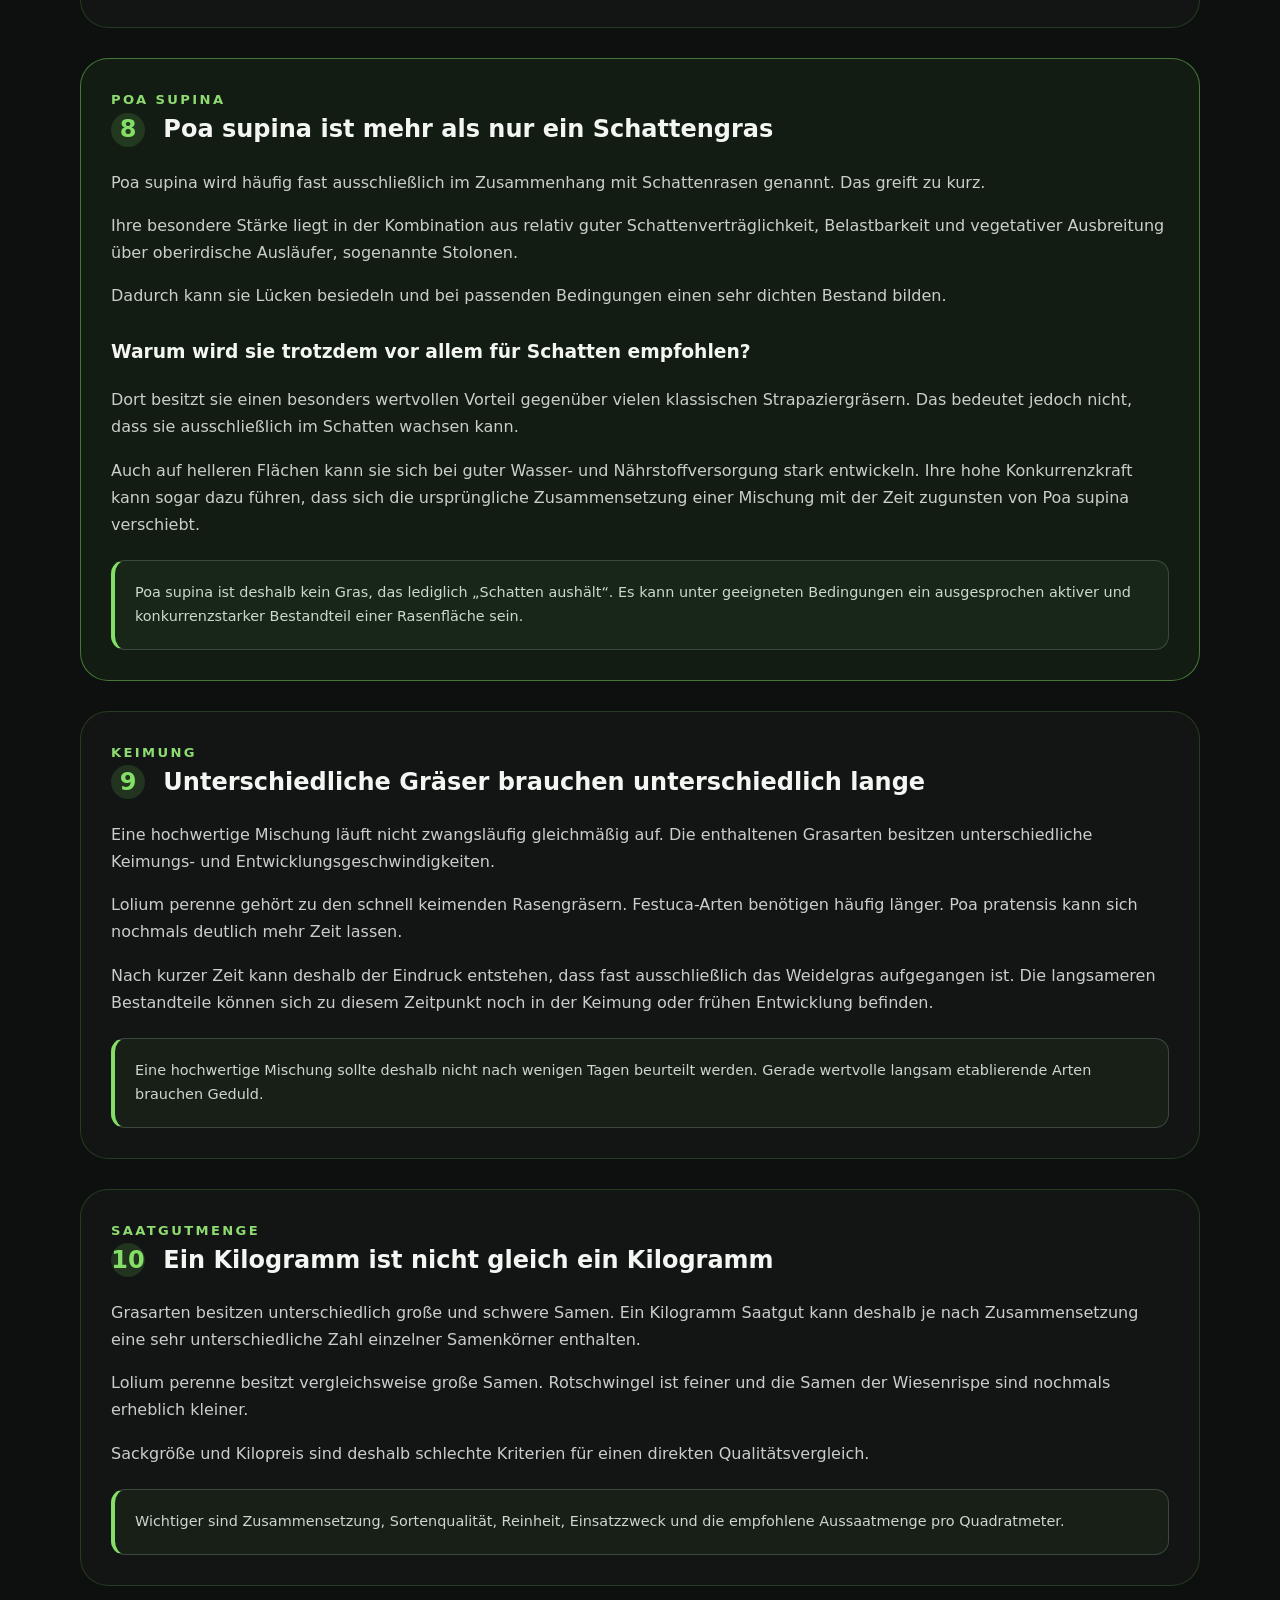
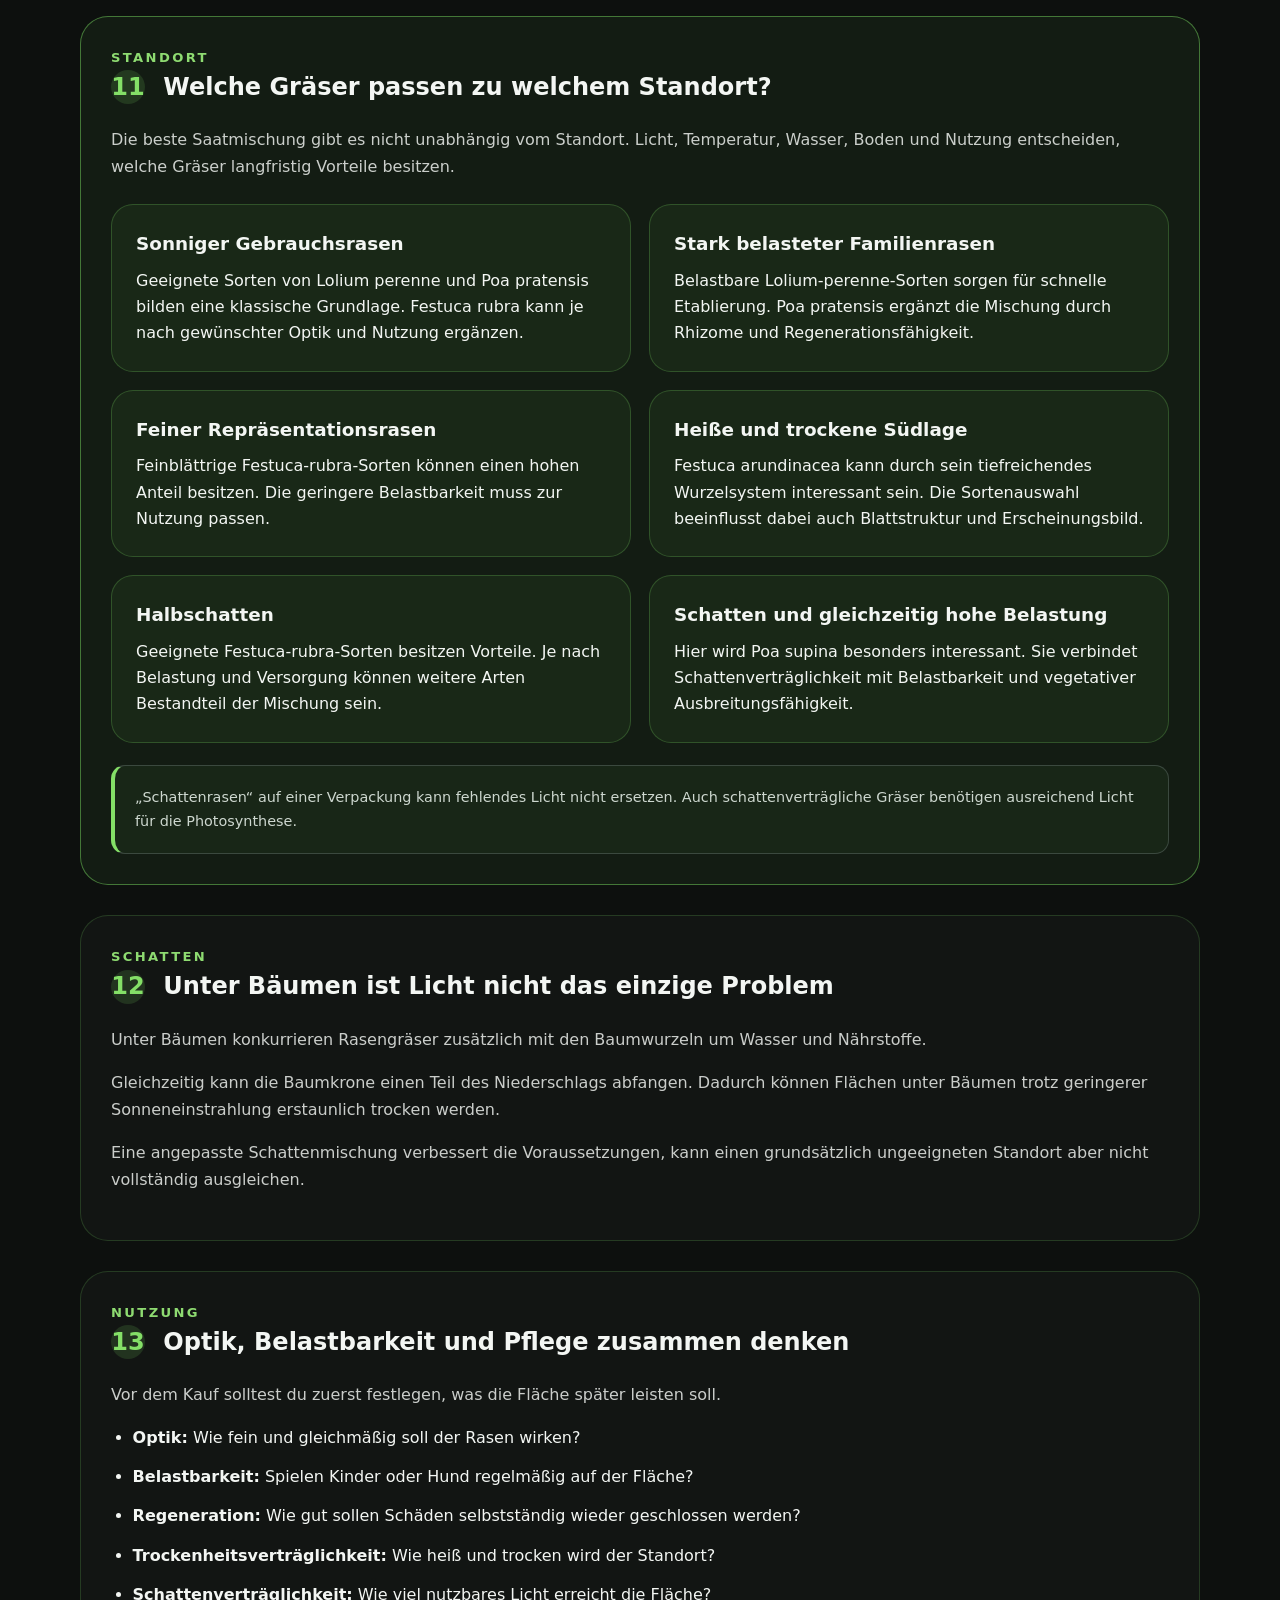
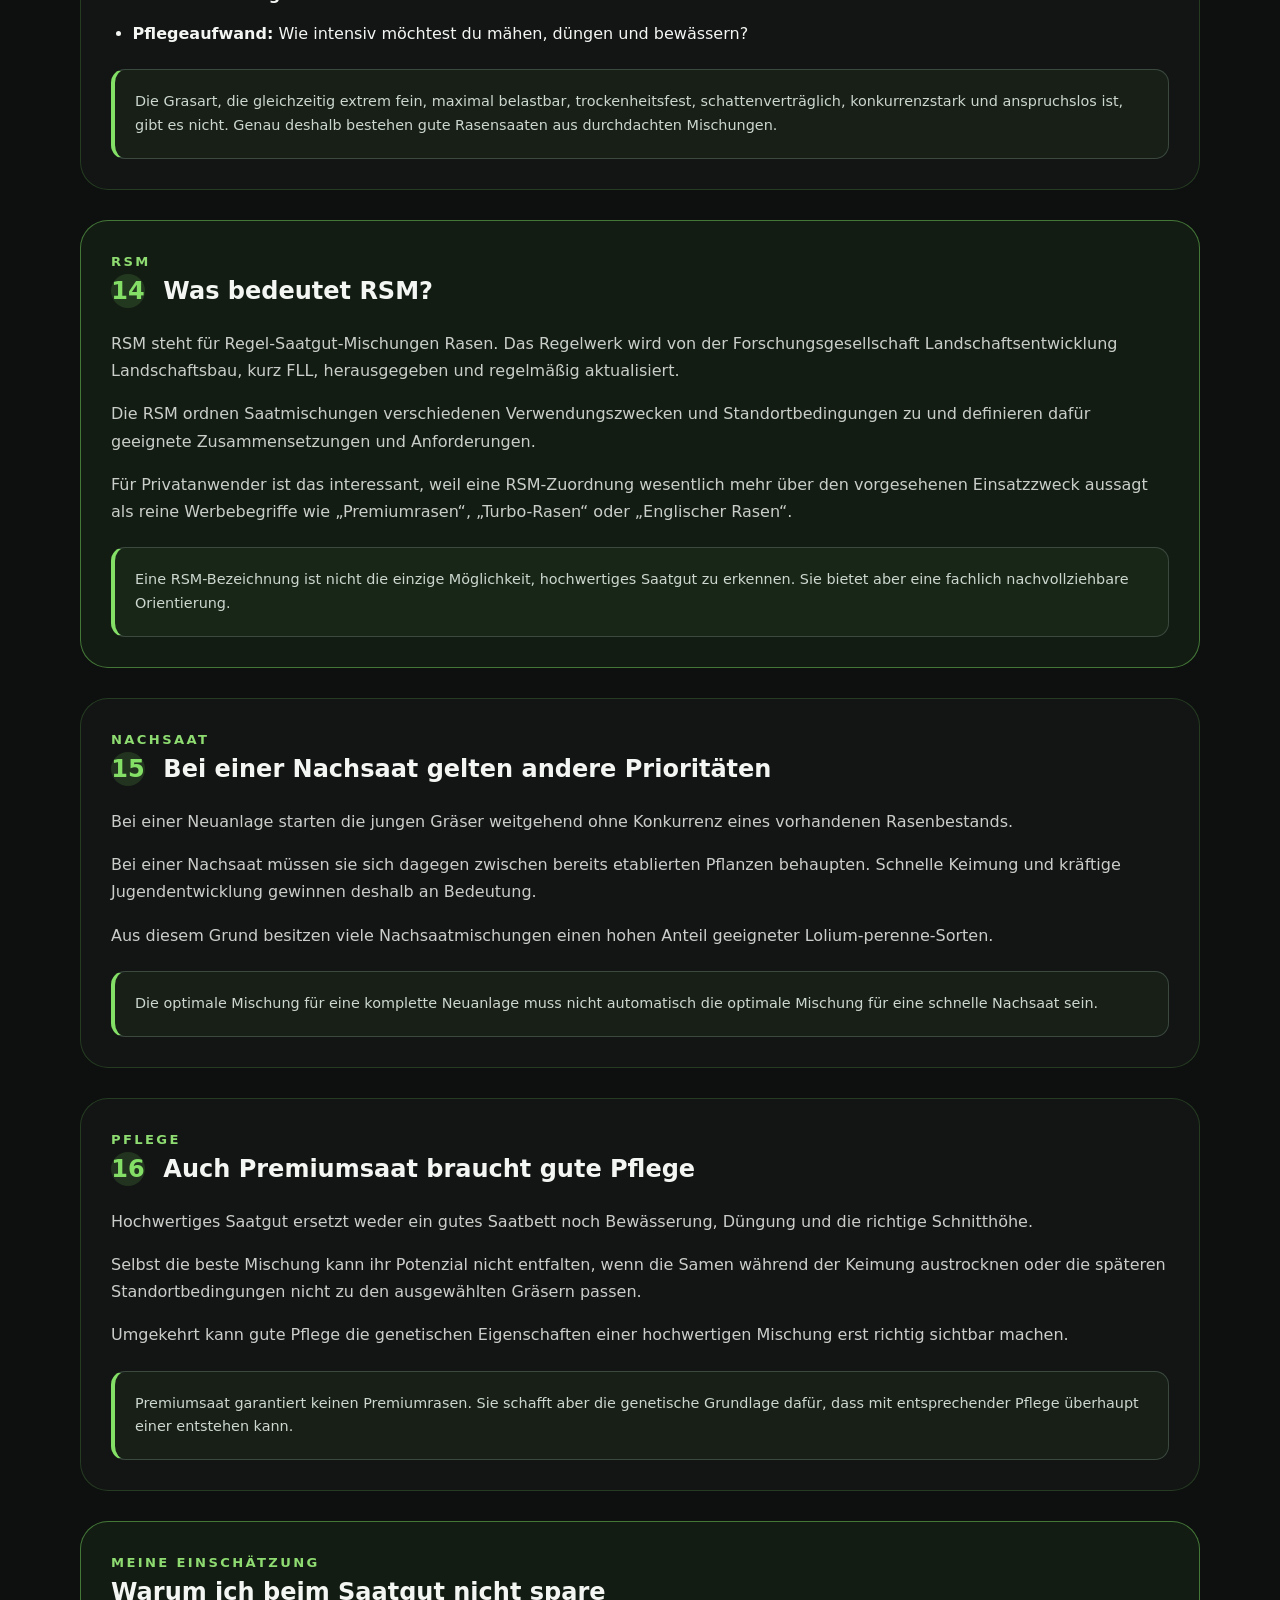
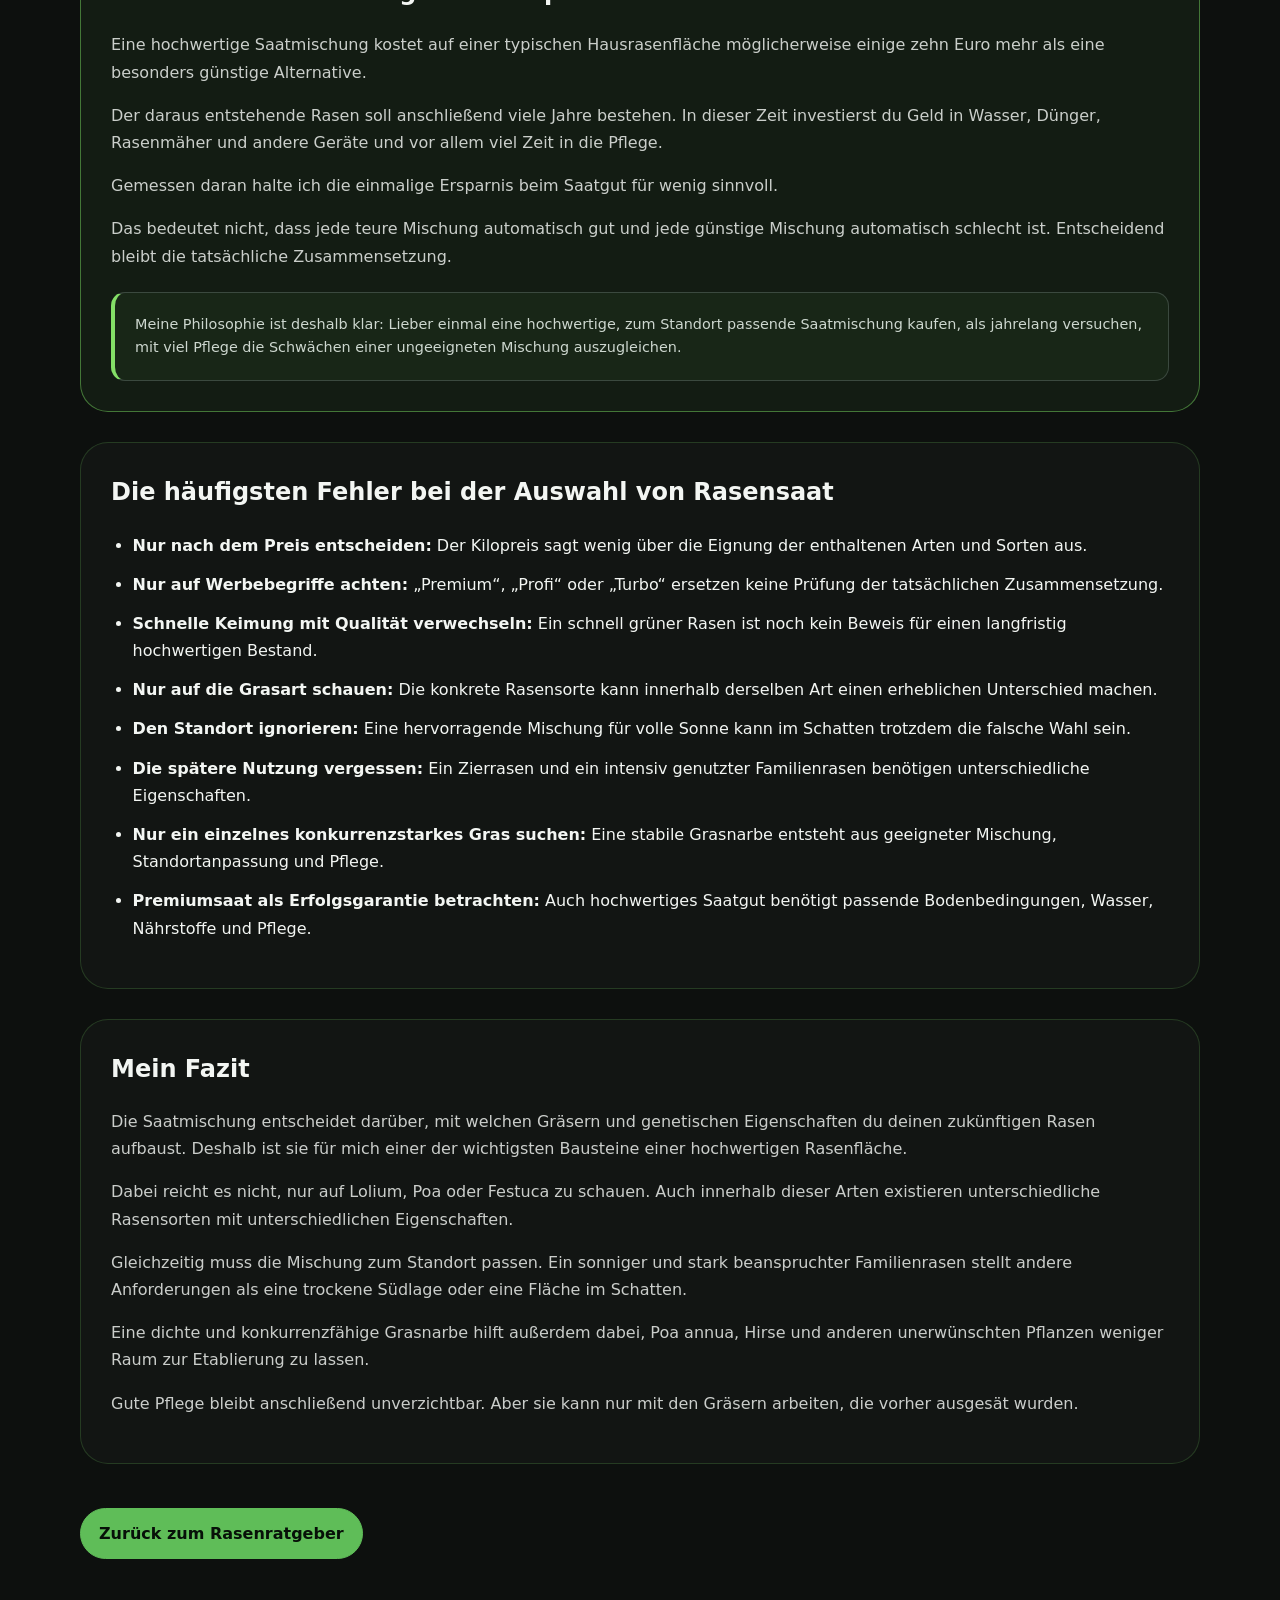
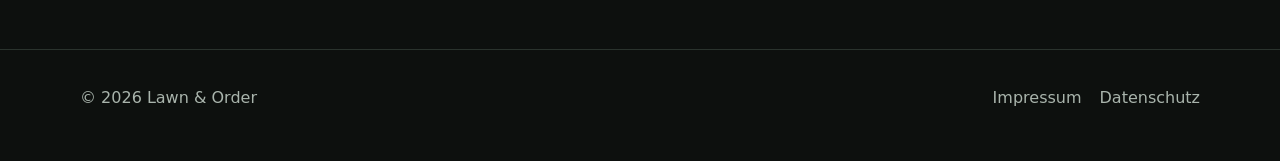
<file: richtige-saatgutmischung.html>
<!doctype html>
<html lang="de">
<head>
  <meta charset="utf-8">
  <meta name="viewport" content="width=device-width, initial-scale=1">

  <title>Die richtige Rasensaat: Gräser, Sorten & Qualität | Lawn & Order</title>

  <meta name="description"
        content="Rasensaat verstehen: Premiumsaat, Grasarten und Rasensorten, Konkurrenzkraft, RSM, Schattenrasen, Trockenlagen, Poa annua und die richtige Saatmischung verständlich erklärt.">

  <link rel="stylesheet" href="assets/style.css">

  <style>
    .article {
      padding: 70px 0 90px;
    }

    .article-header {
      max-width: 850px;
      margin-bottom: 48px;
    }

    .article-header h1 {
      margin-bottom: 22px;
    }

    .article-intro {
      font-size: 1.2rem;
      line-height: 1.7;
      opacity: .82;
    }

    .article-block {
      margin-top: 30px;
      padding: 30px;
      border: 1px solid rgba(140,255,110,.16);
      border-radius: 28px;
      background: rgba(255,255,255,.025);
    }

    .article-block.highlight {
      border-color: rgba(140,255,110,.4);
      background: rgba(140,255,110,.05);
    }

    .article-block h2,
    .article-block h3 {
      margin-top: 0;
    }

    .article-block h3 {
      margin-top: 28px;
    }

    .article-block p,
    .article-block li {
      line-height: 1.7;
    }

    .article-block p {
      opacity: .82;
    }

    .article-block ul {
      padding-left: 1.35rem;
    }

    .article-block li {
      margin-bottom: 12px;
    }

    .decision {
      display: grid;
      gap: 18px;
      margin-top: 24px;
    }

    .decision-card {
      padding: 24px;
      border-radius: 22px;
      background: rgba(140,255,110,.055);
      border: 1px solid rgba(140,255,110,.2);
      line-height: 1.65;
    }

    .decision-card strong {
      display: block;
      margin-bottom: 8px;
      font-size: 1.15rem;
    }

    .step-number {
      display: inline-flex;
      align-items: center;
      justify-content: center;
      width: 34px;
      height: 34px;
      margin-right: 10px;
      border-radius: 50%;
      background: rgba(140,255,110,.13);
      color: #84df67;
      font-weight: 800;
    }

    .note {
      margin-top: 22px;
      padding: 20px;
      border-left: 4px solid #84df67;
      background: rgba(140,255,110,.045);
      line-height: 1.65;
    }

    .comparison-wrap {
      overflow-x: auto;
      margin-top: 24px;
    }

    .comparison-table {
      width: 100%;
      min-width: 760px;
      border-collapse: collapse;
    }

    .comparison-table th,
    .comparison-table td {
      padding: 15px 14px;
      border-bottom: 1px solid rgba(140,255,110,.14);
      text-align: left;
      vertical-align: top;
      line-height: 1.5;
    }

    .comparison-table th {
      color: #84df67;
      font-size: .92rem;
    }

    .comparison-table td {
      opacity: .84;
    }

    .back-row {
      margin-top: 44px;
    }

    @media (min-width: 760px) {
      .decision {
        grid-template-columns: 1fr 1fr;
      }
    }
  </style>
</head>

<body>

<header>
  <div class="wrap nav">

    <a class="brand" href="index.html">
      <img src="assets/lawn-order-profile.png" alt="Lawn & Order">
      <span>LAWN & ORDER</span>
    </a>

    <a class="btn" href="index.html#wissen">
      Rasenratgeber
    </a>

  </div>
</header>


<main class="article">
  <div class="wrap">

    <div class="article-header">

      <div class="kicker">RASENSAAT VERSTEHEN</div>

      <h1>
        Die richtige Saatgutmischung:
        Hier entscheidet sich, was später wachsen kann
      </h1>

      <p class="article-intro">
        Boden vorbereiten, bewässern, düngen und regelmäßig mähen:
        In eine gute Rasenfläche fließt viel Arbeit. Trotzdem wird
        ausgerechnet beim Saatgut häufig zuerst gespart. Für mich ist
        das der falsche Ansatz. Mit der Saat legst du fest, welche
        Gräser und welche genetischen Eigenschaften deinen zukünftigen
        Rasen überhaupt bilden können.
      </p>

    </div>


    <section class="article-block highlight">

      <h2>Meine wichtigste Regel bei Rasensaat</h2>

      <p>
        Bei kaum einer Maßnahme würde ich weniger am Material sparen
        als bei der Rasensaat.
      </p>

      <p>
        Einen Dünger kannst du bei der nächsten Düngung wechseln.
        Deine Bewässerung kannst du verbessern und deine Mähstrategie
        jederzeit verändern. Hast du aber ungeeignete Gräser ausgesät,
        besteht dein Rasen zunächst genau aus diesen Pflanzen.
      </p>

      <p>
        Gute Pflege kann aus einer ungeeigneten Saatmischung keine
        genetisch hochwertigen Rasensorten machen.
      </p>

      <div class="note">
        Saatgut ist für mich das Fundament der Rasenfläche.
        Wer viel Zeit und Geld in seinen Rasen investieren möchte,
        sollte ausgerechnet hier nicht zuerst sparen.
      </div>

    </section>


    <section class="article-block">

      <div class="kicker">ART ODER SORTE?</div>

      <h2>
        <span class="step-number">1</span>
        Grasart und Grassorte sind nicht dasselbe
      </h2>

      <p>
        Auf Saatgutdeklarationen begegnen dir zunächst Namen wie
        Lolium perenne, Poa pratensis oder Festuca rubra.
        Das sind Grasarten. Innerhalb dieser Arten existieren jedoch
        zahlreiche unterschiedliche Zuchtsorten.
      </p>

      <p>
        Das lässt sich mit Apfelsorten vergleichen: Ein Elstar und ein
        Granny Smith sind beide Äpfel, besitzen aber unterschiedliche
        Eigenschaften. Bei Rasengräsern ist es ähnlich.
      </p>

      <p>
        Zwei Sorten derselben Grasart können sich unter anderem bei
        Narbendichte, Blattfeinheit, Farbe, Winterverhalten,
        Krankheitsanfälligkeit, Belastbarkeit, Regeneration und
        Konkurrenzkraft unterscheiden.
      </p>

      <div class="note">
        Deshalb reicht die Angabe „enthält Lolium perenne“ für eine
        Qualitätsbewertung nicht aus. Interessant wird es erst, wenn
        auch die konkrete Sorte bekannt ist.
      </div>

    </section>


    <section class="article-block highlight">

      <div class="kicker">PREIS & QUALITÄT</div>

      <h2>
        <span class="step-number">2</span>
        Discounter, Baumarkt oder Premiumsaat?
      </h2>

      <p>
        Der Verkaufsort allein entscheidet nicht über die Qualität.
        Auch im Baumarkt werden gute Mischungen etablierter Hersteller
        angeboten.
      </p>

      <p>
        Trotzdem gibt es erhebliche Unterschiede. Hochwertige
        Rasenmischungen verwenden gezielt ausgewählte Rasensorten,
        deren Eigenschaften für bestimmte Nutzungs- und
        Standortbedingungen geeignet sind.
      </p>

      <p>
        Bei extrem günstigen Mischungen steht dagegen häufig der Preis
        stärker im Vordergrund. Schnell keimende und schnell wachsende
        Gräser können dabei zunächst sogar einen sehr guten Eindruck
        erzeugen.
      </p>

      <h3>Das Problem des schnellen ersten Erfolgs</h3>

      <p>
        Eine Mischung kann innerhalb kurzer Zeit eine grüne Fläche
        erzeugen und trotzdem langfristig ungeeignet sein.
      </p>

      <p>
        Entscheidend ist, wie sich der Bestand nach Monaten und Jahren
        entwickelt: Wie dicht bleibt er? Wie fein ist das Blatt?
        Wie gut verträgt er regelmäßigen Schnitt? Wie reagiert er auf
        Belastung, Trockenheit und Krankheiten?
      </p>

      <div class="note">
        Eine nach vier Wochen grüne Fläche ist noch kein Qualitätsbeweis.
        Bei Rasensaat zählt die langfristige Entwicklung.
      </div>

    </section>


    <section class="article-block">

      <div class="kicker">FUTTERGRÄSER</div>

      <h2>
        <span class="step-number">3</span>
        Warum Futtergras und Rasengras unterschiedliche Ziele haben
      </h2>

      <p>
        Gräser für landwirtschaftliche Nutzung werden teilweise auf
        andere Eigenschaften selektiert als Rasengräser.
        In der Landwirtschaft können schneller Aufwuchs und hoher
        Biomasseertrag erwünscht sein.
      </p>

      <p>
        Beim Hausrasen stehen dagegen Eigenschaften wie Narbendichte,
        Schnittverträglichkeit, Belastbarkeit, Regeneration und eine
        möglichst passende Blattstruktur im Vordergrund.
      </p>

      <p>
        Ein stark auf Massebildung ausgerichtetes Gras kann deshalb
        zunächst sehr schnell wachsen und die Fläche rasch begrünen.
        Später können jedoch gröbere Blätter, starkes Höhenwachstum,
        hoher Mähaufwand und ein ungleichmäßiger Bestand auffallen.
      </p>

      <div class="note">
        Typischer problematischer Verlauf:
        schnelle Keimung → schnelle Begrünung → starkes Wachstum →
        hoher Schnittaufwand → langfristig grober oder ungleichmäßiger
        Bestand.
      </div>

      <h3>Lolium perenne ist nicht automatisch Futtergras</h3>

      <p>
        Gerade beim Deutschen Weidelgras muss sauber unterschieden
        werden. Lolium perenne wird sowohl landwirtschaftlich als auch
        als Rasengras genutzt.
      </p>

      <p>
        Hochwertige Rasensorten von Lolium perenne gehören sogar zu den
        wichtigsten Gräsern für Gebrauchs-, Spiel- und Sportrasen.
        Entscheidend ist deshalb die Sorte und ihr Züchtungsziel.
      </p>

    </section>


    <section class="article-block highlight">

      <div class="kicker">GRASKUNDE</div>

      <h2>
        <span class="step-number">4</span>
        Die wichtigsten Rasengräser
      </h2>

      <div class="decision">

        <div class="decision-card">
          <strong>Deutsches Weidelgras – Lolium perenne</strong>
          Keimt schnell, etabliert sich rasch und besitzt eine hohe
          Belastbarkeit. Es ist deshalb ein wichtiges Gras für
          Gebrauchs-, Spiel- und Sportrasen. Klassische Sorten bilden
          keine Rhizome und schließen größere Lücken daher schlechter
          als Poa pratensis.
        </div>

        <div class="decision-card">
          <strong>Wiesenrispe – Poa pratensis</strong>
          Etabliert sich deutlich langsamer. Ihre große Stärke sind
          unterirdische Rhizome. Damit kann sie sich seitlich ausbreiten,
          Schäden regenerieren und einen dauerhaft stabilen Bestand
          aufbauen. Sie ist für belastete sonnige Flächen besonders
          wertvoll.
        </div>

        <div class="decision-card">
          <strong>Rotschwingel – Festuca rubra</strong>
          Feinblättrig und optisch hochwertig. Je nach Unterart
          horstbildend oder mit Ausläufern. Er kommt mit vergleichsweise
          geringer Nährstoffversorgung zurecht und besitzt eine gute
          Schattenverträglichkeit. Die Belastbarkeit liegt unter der
          typischer Strapaziergräser.
        </div>

        <div class="decision-card">
          <strong>Rohrschwingel – Festuca arundinacea</strong>
          Besitzt kräftigere Blätter und ein tiefreichendes
          Wurzelsystem. Dadurch ist er für Hitze und Trockenheit
          interessant. Moderne Rasensorten können deutlich feiner sein
          als ältere Typen, erreichen optisch aber nicht zwingend die
          Feinheit eines klassischen Rotschwingelrasens.
        </div>

        <div class="decision-card">
          <strong>Lägerrispe – Poa supina</strong>
          Sehr interessante Art mit oberirdischen Ausläufern. Bekannt
          ist sie vor allem wegen ihrer guten Schattenverträglichkeit.
          Sie lässt sich darauf aber nicht reduzieren: Bei guter
          Nährstoff- und Wasserversorgung kann sie sehr konkurrenzstarke,
          dichte Bestände bilden und intensive Nutzung vertragen.
        </div>

        <div class="decision-card">
          <strong>Straußgräser – Agrostis-Arten</strong>
          Sehr feinblättrige Gräser, die extrem niedrige Schnitthöhen
          ermöglichen können. Sie spielen deshalb beispielsweise auf
          Golfgrüns eine wichtige Rolle. Ihr Pflegeanspruch macht sie
          für einen normalen Hausrasen nicht automatisch zur besten Wahl.
        </div>

      </div>

    </section>


    <section class="article-block">

      <div class="kicker">SORTENKUNDE</div>

      <h2>
        <span class="step-number">5</span>
        Konkrete Sorten: Was bedeutet das in der Praxis?
      </h2>

      <p>
        Die Zahl verfügbarer Rasensorten ist groß und verändert sich
        durch Züchtung und Zulassung ständig. Eine vollständige Liste
        wäre für einen Ratgeber wenig sinnvoll. Einige konkrete Beispiele
        zeigen aber, warum die Sortenbezeichnung überhaupt relevant ist.
      </p>

      <div class="comparison-wrap">
        <table class="comparison-table">
          <thead>
            <tr>
              <th>Art</th>
              <th>Beispielsorten</th>
              <th>Typische Bedeutung</th>
            </tr>
          </thead>

          <tbody>
            <tr>
              <td><strong>Lolium perenne</strong></td>
              <td>Esquire, Dickens, Clementine, Tetragame</td>
              <td>
                Rasensorten des Deutschen Weidelgrases können sich bei
                Feinblättrigkeit, Narbendichte, Farbe, Belastbarkeit,
                Krankheitsresistenz und Regeneration unterscheiden.
              </td>
            </tr>

            <tr>
              <td><strong>Poa pratensis</strong></td>
              <td>Limousine, Julius, Miracle, Yvette</td>
              <td>
                Bei Wiesenrispensorten sind unter anderem Narbendichte,
                Rhizombildung, Regeneration, Winterverhalten und
                Blattstruktur wichtige Auswahlmerkmale.
              </td>
            </tr>

            <tr>
              <td><strong>Festuca rubra</strong></td>
              <td>Musica, Barcrown, Calliope</td>
              <td>
                Je nach Unterart und Sorte unterscheiden sich
                Feinblättrigkeit, Ausläuferbildung, Trockenheits- und
                Schattenverträglichkeit sowie Narbendichte.
              </td>
            </tr>

            <tr>
              <td><strong>Festuca arundinacea</strong></td>
              <td>Debussy 1, Grande II, Titanium 2LS</td>
              <td>
                Moderne Rasensorten werden unter anderem auf dichteren
                Wuchs, bessere Blattqualität und Trockenheitstoleranz
                selektiert.
              </td>
            </tr>
          </tbody>
        </table>
      </div>

      <p>
        Diese Namen sind Beispiele und keine Rangliste. Welche Sorte
        sinnvoll ist, hängt vom Einsatzzweck und von der Kombination
        mit den übrigen Bestandteilen der Mischung ab.
      </p>

      <div class="note">
        Genau hier liegt ein wesentlicher Unterschied hochwertiger
        Rasensaat: Der Hersteller wählt nicht einfach irgendein
        Lolium perenne oder irgendeine Wiesenrispe, sondern konkrete
        Rasensorten mit gewünschten Eigenschaften aus.
      </div>

    </section>


    <section class="article-block highlight">

      <div class="kicker">KONKURRENZKRAFT</div>

      <h2>
        <span class="step-number">6</span>
        Welche Gräser können sich gegen andere Gräser behaupten?
      </h2>

      <p>
        Ein dichter Rasen ist selbst ein wichtiger Teil der
        Unkraut- und Ungrasprävention. Wo die gewünschte Grasnarbe den
        Boden dicht besetzt, stehen unerwünschten Pflanzen weniger
        Licht, Raum und offene Bodenstellen zur Verfügung.
      </p>

      <p>
        Die Konkurrenzkraft einer Grasart hängt aber nicht nur davon ab,
        wie schnell sie wächst. Entscheidend sind unter anderem
        Bestockung, Ausläuferbildung, Narbendichte, Regeneration,
        Standortbedingungen und Pflege.
      </p>

      <div class="decision">

        <div class="decision-card">
          <strong>Lolium perenne: schnelle Etablierung</strong>
          Seine Stärke liegt besonders in schneller Keimung und
          Jugendentwicklung. Dadurch kann es offene Bodenstellen rasch
          besetzen. Das macht hochwertige Lolium-Sorten für Nachsaaten
          besonders wertvoll.
        </div>

        <div class="decision-card">
          <strong>Poa pratensis: langfristige Flächenbesetzung</strong>
          Sie startet langsam, kann sich anschließend aber über Rhizome
          ausbreiten. Dadurch besitzt sie eine gute Fähigkeit, eine
          stabile und regenerative Grasnarbe aufzubauen.
        </div>

        <div class="decision-card">
          <strong>Poa supina: sehr durchsetzungsfähig</strong>
          Bei passenden Bedingungen kann Poa supina durch ihre Stolonen
          eine sehr dichte Narbe bilden und andere Gräser zunehmend
          zurückdrängen. Diese Konkurrenzkraft ist einer ihrer Vorteile,
          kann in Mischbeständen aber auch die Artenzusammensetzung
          deutlich verändern.
        </div>

        <div class="decision-card">
          <strong>Festuca rubra: standortabhängige Stärke</strong>
          Rotschwingel ist nicht das klassische aggressive
          Konkurrenzgras. Auf nährstoffärmeren oder teilweise
          schattigen Standorten können geeignete Sorten jedoch gerade
          aufgrund ihrer Standortanpassung dauerhaft erfolgreich sein.
        </div>

      </div>

      <div class="note">
        Konkurrenzkraft ist immer relativ. Ein Gras ist nicht unter
        allen Bedingungen konkurrenzstark. Standort und Pflege
        entscheiden wesentlich darüber, welche Art einen Vorteil erhält.
      </div>

    </section>


    <section class="article-block">

      <div class="kicker">UNGRÄSER</div>

      <h2>
        <span class="step-number">7</span>
        Kann guter Rasen Poa annua und Hirse verdrängen?
      </h2>

      <p>
        Teilweise. Ein dichter und standortgerechter Rasen erschwert
        unerwünschten Gräsern die Etablierung erheblich. Bereits
        vorhandene Ungräser verschwinden dadurch jedoch nicht
        zwangsläufig.
      </p>

      <h3>Poa annua</h3>

      <p>
        Die Einjährige Rispe ist besonders erfolgreich, wenn sie offene
        Stellen findet. Sie keimt schnell, kann sehr früh Samen bilden
        und nutzt Lücken in einer geschwächten Grasnarbe konsequent.
      </p>

      <p>
        Eine dichte Narbe aus konkurrenzfähigen Rasengräsern reduziert
        freie Keimplätze. Poa annua lässt sich dadurch unterdrücken,
        aber nicht zuverlässig allein durch die Wahl einer bestimmten
        Rasensorte beseitigen.
      </p>

      <h3>Hirse</h3>

      <p>
        Verschiedene Hirsearten treten vor allem bei warmen Bedingungen
        auf und profitieren ebenfalls von offenen oder dünnen
        Rasenbeständen.
      </p>

      <p>
        Eine dichte etablierte Grasnarbe beschattet den Boden und
        reduziert den verfügbaren Raum für Keimlinge. Besonders wichtig
        ist deshalb, kahle Stellen nicht über längere Zeit offen zu
        lassen.
      </p>

      <div class="note">
        Der wirksamste biologische Konkurrenzvorteil ist nicht eine
        einzelne „Wundergrasart“, sondern eine dichte, gesunde und zum
        Standort passende Grasnarbe.
      </div>

    </section>


    <section class="article-block highlight">

      <div class="kicker">POA SUPINA</div>

      <h2>
        <span class="step-number">8</span>
        Poa supina ist mehr als nur ein Schattengras
      </h2>

      <p>
        Poa supina wird häufig fast ausschließlich im Zusammenhang mit
        Schattenrasen genannt. Das greift zu kurz.
      </p>

      <p>
        Ihre besondere Stärke liegt in der Kombination aus relativ guter
        Schattenverträglichkeit, Belastbarkeit und vegetativer
        Ausbreitung über oberirdische Ausläufer, sogenannte Stolonen.
      </p>

      <p>
        Dadurch kann sie Lücken besiedeln und bei passenden Bedingungen
        einen sehr dichten Bestand bilden.
      </p>

      <h3>Warum wird sie trotzdem vor allem für Schatten empfohlen?</h3>

      <p>
        Dort besitzt sie einen besonders wertvollen Vorteil gegenüber
        vielen klassischen Strapaziergräsern. Das bedeutet jedoch nicht,
        dass sie ausschließlich im Schatten wachsen kann.
      </p>

      <p>
        Auch auf helleren Flächen kann sie sich bei guter Wasser- und
        Nährstoffversorgung stark entwickeln. Ihre hohe Konkurrenzkraft
        kann sogar dazu führen, dass sich die ursprüngliche
        Zusammensetzung einer Mischung mit der Zeit zugunsten von
        Poa supina verschiebt.
      </p>

      <div class="note">
        Poa supina ist deshalb kein Gras, das lediglich „Schatten
        aushält“. Es kann unter geeigneten Bedingungen ein ausgesprochen
        aktiver und konkurrenzstarker Bestandteil einer Rasenfläche sein.
      </div>

    </section>


    <section class="article-block">

      <div class="kicker">KEIMUNG</div>

      <h2>
        <span class="step-number">9</span>
        Unterschiedliche Gräser brauchen unterschiedlich lange
      </h2>

      <p>
        Eine hochwertige Mischung läuft nicht zwangsläufig gleichmäßig
        auf. Die enthaltenen Grasarten besitzen unterschiedliche
        Keimungs- und Entwicklungsgeschwindigkeiten.
      </p>

      <p>
        Lolium perenne gehört zu den schnell keimenden Rasengräsern.
        Festuca-Arten benötigen häufig länger. Poa pratensis kann sich
        nochmals deutlich mehr Zeit lassen.
      </p>

      <p>
        Nach kurzer Zeit kann deshalb der Eindruck entstehen, dass fast
        ausschließlich das Weidelgras aufgegangen ist. Die langsameren
        Bestandteile können sich zu diesem Zeitpunkt noch in der Keimung
        oder frühen Entwicklung befinden.
      </p>

      <div class="note">
        Eine hochwertige Mischung sollte deshalb nicht nach wenigen
        Tagen beurteilt werden. Gerade wertvolle langsam etablierende
        Arten brauchen Geduld.
      </div>

    </section>


    <section class="article-block">

      <div class="kicker">SAATGUTMENGE</div>

      <h2>
        <span class="step-number">10</span>
        Ein Kilogramm ist nicht gleich ein Kilogramm
      </h2>

      <p>
        Grasarten besitzen unterschiedlich große und schwere Samen.
        Ein Kilogramm Saatgut kann deshalb je nach Zusammensetzung eine
        sehr unterschiedliche Zahl einzelner Samenkörner enthalten.
      </p>

      <p>
        Lolium perenne besitzt vergleichsweise große Samen.
        Rotschwingel ist feiner und die Samen der Wiesenrispe sind
        nochmals erheblich kleiner.
      </p>

      <p>
        Sackgröße und Kilopreis sind deshalb schlechte Kriterien für
        einen direkten Qualitätsvergleich.
      </p>

      <div class="note">
        Wichtiger sind Zusammensetzung, Sortenqualität, Reinheit,
        Einsatzzweck und die empfohlene Aussaatmenge pro Quadratmeter.
      </div>

    </section>


    <section class="article-block highlight">

      <div class="kicker">STANDORT</div>

      <h2>
        <span class="step-number">11</span>
        Welche Gräser passen zu welchem Standort?
      </h2>

      <p>
        Die beste Saatmischung gibt es nicht unabhängig vom Standort.
        Licht, Temperatur, Wasser, Boden und Nutzung entscheiden,
        welche Gräser langfristig Vorteile besitzen.
      </p>

      <div class="decision">

        <div class="decision-card">
          <strong>Sonniger Gebrauchsrasen</strong>
          Geeignete Sorten von Lolium perenne und Poa pratensis bilden
          eine klassische Grundlage. Festuca rubra kann je nach
          gewünschter Optik und Nutzung ergänzen.
        </div>

        <div class="decision-card">
          <strong>Stark belasteter Familienrasen</strong>
          Belastbare Lolium-perenne-Sorten sorgen für schnelle
          Etablierung. Poa pratensis ergänzt die Mischung durch Rhizome
          und Regenerationsfähigkeit.
        </div>

        <div class="decision-card">
          <strong>Feiner Repräsentationsrasen</strong>
          Feinblättrige Festuca-rubra-Sorten können einen hohen Anteil
          besitzen. Die geringere Belastbarkeit muss zur Nutzung passen.
        </div>

        <div class="decision-card">
          <strong>Heiße und trockene Südlage</strong>
          Festuca arundinacea kann durch sein tiefreichendes
          Wurzelsystem interessant sein. Die Sortenauswahl beeinflusst
          dabei auch Blattstruktur und Erscheinungsbild.
        </div>

        <div class="decision-card">
          <strong>Halbschatten</strong>
          Geeignete Festuca-rubra-Sorten besitzen Vorteile.
          Je nach Belastung und Versorgung können weitere Arten
          Bestandteil der Mischung sein.
        </div>

        <div class="decision-card">
          <strong>Schatten und gleichzeitig hohe Belastung</strong>
          Hier wird Poa supina besonders interessant. Sie verbindet
          Schattenverträglichkeit mit Belastbarkeit und vegetativer
          Ausbreitungsfähigkeit.
        </div>

      </div>

      <div class="note">
        „Schattenrasen“ auf einer Verpackung kann fehlendes Licht nicht
        ersetzen. Auch schattenverträgliche Gräser benötigen ausreichend
        Licht für die Photosynthese.
      </div>

    </section>


    <section class="article-block">

      <div class="kicker">SCHATTEN</div>

      <h2>
        <span class="step-number">12</span>
        Unter Bäumen ist Licht nicht das einzige Problem
      </h2>

      <p>
        Unter Bäumen konkurrieren Rasengräser zusätzlich mit den
        Baumwurzeln um Wasser und Nährstoffe.
      </p>

      <p>
        Gleichzeitig kann die Baumkrone einen Teil des Niederschlags
        abfangen. Dadurch können Flächen unter Bäumen trotz geringerer
        Sonneneinstrahlung erstaunlich trocken werden.
      </p>

      <p>
        Eine angepasste Schattenmischung verbessert die Voraussetzungen,
        kann einen grundsätzlich ungeeigneten Standort aber nicht
        vollständig ausgleichen.
      </p>

    </section>


    <section class="article-block">

      <div class="kicker">NUTZUNG</div>

      <h2>
        <span class="step-number">13</span>
        Optik, Belastbarkeit und Pflege zusammen denken
      </h2>

      <p>
        Vor dem Kauf solltest du zuerst festlegen, was die Fläche später
        leisten soll.
      </p>

      <ul>
        <li>
          <strong>Optik:</strong>
          Wie fein und gleichmäßig soll der Rasen wirken?
        </li>

        <li>
          <strong>Belastbarkeit:</strong>
          Spielen Kinder oder Hund regelmäßig auf der Fläche?
        </li>

        <li>
          <strong>Regeneration:</strong>
          Wie gut sollen Schäden selbstständig wieder geschlossen werden?
        </li>

        <li>
          <strong>Trockenheitsverträglichkeit:</strong>
          Wie heiß und trocken wird der Standort?
        </li>

        <li>
          <strong>Schattenverträglichkeit:</strong>
          Wie viel nutzbares Licht erreicht die Fläche?
        </li>

        <li>
          <strong>Pflegeaufwand:</strong>
          Wie intensiv möchtest du mähen, düngen und bewässern?
        </li>
      </ul>

      <div class="note">
        Die Grasart, die gleichzeitig extrem fein, maximal belastbar,
        trockenheitsfest, schattenverträglich, konkurrenzstark und
        anspruchslos ist, gibt es nicht. Genau deshalb bestehen gute
        Rasensaaten aus durchdachten Mischungen.
      </div>

    </section>


    <section class="article-block highlight">

      <div class="kicker">RSM</div>

      <h2>
        <span class="step-number">14</span>
        Was bedeutet RSM?
      </h2>

      <p>
        RSM steht für Regel-Saatgut-Mischungen Rasen. Das Regelwerk
        wird von der Forschungsgesellschaft Landschaftsentwicklung
        Landschaftsbau, kurz FLL, herausgegeben und regelmäßig
        aktualisiert.
      </p>

      <p>
        Die RSM ordnen Saatmischungen verschiedenen
        Verwendungszwecken und Standortbedingungen zu und definieren
        dafür geeignete Zusammensetzungen und Anforderungen.
      </p>

      <p>
        Für Privatanwender ist das interessant, weil eine
        RSM-Zuordnung wesentlich mehr über den vorgesehenen
        Einsatzzweck aussagt als reine Werbebegriffe wie
        „Premiumrasen“, „Turbo-Rasen“ oder „Englischer Rasen“.
      </p>

      <div class="note">
        Eine RSM-Bezeichnung ist nicht die einzige Möglichkeit,
        hochwertiges Saatgut zu erkennen. Sie bietet aber eine
        fachlich nachvollziehbare Orientierung.
      </div>

    </section>


    <section class="article-block">

      <div class="kicker">NACHSAAT</div>

      <h2>
        <span class="step-number">15</span>
        Bei einer Nachsaat gelten andere Prioritäten
      </h2>

      <p>
        Bei einer Neuanlage starten die jungen Gräser weitgehend ohne
        Konkurrenz eines vorhandenen Rasenbestands.
      </p>

      <p>
        Bei einer Nachsaat müssen sie sich dagegen zwischen bereits
        etablierten Pflanzen behaupten. Schnelle Keimung und kräftige
        Jugendentwicklung gewinnen deshalb an Bedeutung.
      </p>

      <p>
        Aus diesem Grund besitzen viele Nachsaatmischungen einen hohen
        Anteil geeigneter Lolium-perenne-Sorten.
      </p>

      <div class="note">
        Die optimale Mischung für eine komplette Neuanlage muss nicht
        automatisch die optimale Mischung für eine schnelle Nachsaat sein.
      </div>

    </section>


    <section class="article-block">

      <div class="kicker">PFLEGE</div>

      <h2>
        <span class="step-number">16</span>
        Auch Premiumsaat braucht gute Pflege
      </h2>

      <p>
        Hochwertiges Saatgut ersetzt weder ein gutes Saatbett noch
        Bewässerung, Düngung und die richtige Schnitthöhe.
      </p>

      <p>
        Selbst die beste Mischung kann ihr Potenzial nicht entfalten,
        wenn die Samen während der Keimung austrocknen oder die späteren
        Standortbedingungen nicht zu den ausgewählten Gräsern passen.
      </p>

      <p>
        Umgekehrt kann gute Pflege die genetischen Eigenschaften einer
        hochwertigen Mischung erst richtig sichtbar machen.
      </p>

      <div class="note">
        Premiumsaat garantiert keinen Premiumrasen. Sie schafft aber die
        genetische Grundlage dafür, dass mit entsprechender Pflege
        überhaupt einer entstehen kann.
      </div>

    </section>


    <section class="article-block highlight">

      <div class="kicker">MEINE EINSCHÄTZUNG</div>

      <h2>Warum ich beim Saatgut nicht spare</h2>

      <p>
        Eine hochwertige Saatmischung kostet auf einer typischen
        Hausrasenfläche möglicherweise einige zehn Euro mehr als eine
        besonders günstige Alternative.
      </p>

      <p>
        Der daraus entstehende Rasen soll anschließend viele Jahre
        bestehen. In dieser Zeit investierst du Geld in Wasser, Dünger,
        Rasenmäher und andere Geräte und vor allem viel Zeit in die Pflege.
      </p>

      <p>
        Gemessen daran halte ich die einmalige Ersparnis beim Saatgut
        für wenig sinnvoll.
      </p>

      <p>
        Das bedeutet nicht, dass jede teure Mischung automatisch gut
        und jede günstige Mischung automatisch schlecht ist.
        Entscheidend bleibt die tatsächliche Zusammensetzung.
      </p>

      <div class="note">
        Meine Philosophie ist deshalb klar:
        Lieber einmal eine hochwertige, zum Standort passende
        Saatmischung kaufen, als jahrelang versuchen, mit viel Pflege
        die Schwächen einer ungeeigneten Mischung auszugleichen.
      </div>

    </section>


    <section class="article-block">

      <h2>Die häufigsten Fehler bei der Auswahl von Rasensaat</h2>

      <ul>

        <li>
          <strong>Nur nach dem Preis entscheiden:</strong>
          Der Kilopreis sagt wenig über die Eignung der enthaltenen
          Arten und Sorten aus.
        </li>

        <li>
          <strong>Nur auf Werbebegriffe achten:</strong>
          „Premium“, „Profi“ oder „Turbo“ ersetzen keine Prüfung der
          tatsächlichen Zusammensetzung.
        </li>

        <li>
          <strong>Schnelle Keimung mit Qualität verwechseln:</strong>
          Ein schnell grüner Rasen ist noch kein Beweis für einen
          langfristig hochwertigen Bestand.
        </li>

        <li>
          <strong>Nur auf die Grasart schauen:</strong>
          Die konkrete Rasensorte kann innerhalb derselben Art einen
          erheblichen Unterschied machen.
        </li>

        <li>
          <strong>Den Standort ignorieren:</strong>
          Eine hervorragende Mischung für volle Sonne kann im Schatten
          trotzdem die falsche Wahl sein.
        </li>

        <li>
          <strong>Die spätere Nutzung vergessen:</strong>
          Ein Zierrasen und ein intensiv genutzter Familienrasen
          benötigen unterschiedliche Eigenschaften.
        </li>

        <li>
          <strong>Nur ein einzelnes konkurrenzstarkes Gras suchen:</strong>
          Eine stabile Grasnarbe entsteht aus geeigneter Mischung,
          Standortanpassung und Pflege.
        </li>

        <li>
          <strong>Premiumsaat als Erfolgsgarantie betrachten:</strong>
          Auch hochwertiges Saatgut benötigt passende Bodenbedingungen,
          Wasser, Nährstoffe und Pflege.
        </li>

      </ul>

    </section>


    <section class="article-block">

      <h2>Mein Fazit</h2>

      <p>
        Die Saatmischung entscheidet darüber, mit welchen Gräsern und
        genetischen Eigenschaften du deinen zukünftigen Rasen aufbaust.
        Deshalb ist sie für mich einer der wichtigsten Bausteine einer
        hochwertigen Rasenfläche.
      </p>

      <p>
        Dabei reicht es nicht, nur auf Lolium, Poa oder Festuca zu
        schauen. Auch innerhalb dieser Arten existieren unterschiedliche
        Rasensorten mit unterschiedlichen Eigenschaften.
      </p>

      <p>
        Gleichzeitig muss die Mischung zum Standort passen.
        Ein sonniger und stark beanspruchter Familienrasen stellt andere
        Anforderungen als eine trockene Südlage oder eine Fläche im
        Schatten.
      </p>

      <p>
        Eine dichte und konkurrenzfähige Grasnarbe hilft außerdem dabei,
        Poa annua, Hirse und anderen unerwünschten Pflanzen weniger Raum
        zur Etablierung zu lassen.
      </p>

      <p>
        Gute Pflege bleibt anschließend unverzichtbar. Aber sie kann nur
        mit den Gräsern arbeiten, die vorher ausgesät wurden.
      </p>

    </section>


    <div class="back-row">
      <a class="btn primary" href="index.html#wissen">
        Zurück zum Rasenratgeber
      </a>
    </div>

  </div>
</main>


<footer>
  <div class="footer-grid wrap">

    <div>
      © <span id="year"></span> Lawn & Order
    </div>

    <div class="footer-links">
      <a href="impressum.html">Impressum</a>
      <a href="datenschutz.html">Datenschutz</a>
    </div>

  </div>
</footer>


<script src="assets/site.js"></script>

<!-- Cloudflare Web Analytics -->
<script type="module"
        src="https://static.cloudflareinsights.com/beacon.min.js"
        data-cf-beacon='{"token":"a2f7cc6054b54eefbcc6976ba16e450b"}'>
</script>
<!-- End Cloudflare Web Analytics -->

</body>
</html>
</file>
<file: assets/style.css>
:root{
  --bg:#0d100e;
  --surface:#151a17;
  --surface-2:#1b221e;
  --text:#f3f6f3;
  --muted:#a9b4ac;
  --green:#5fbd58;
  --green-2:#8edb71;
  --line:#2a332d;
  --max:1120px;
}
*{box-sizing:border-box}
html{scroll-behavior:smooth}
body{
  margin:0;
  font-family:Inter,ui-sans-serif,system-ui,-apple-system,BlinkMacSystemFont,"Segoe UI",sans-serif;
  background:var(--bg);
  color:var(--text);
  line-height:1.6;
}
a{color:inherit}
.wrap{width:min(var(--max),calc(100% - 36px));margin:0 auto}
header{
  position:sticky;top:0;z-index:20;
  backdrop-filter:blur(14px);
  background:rgba(13,16,14,.88);
  border-bottom:1px solid rgba(255,255,255,.06);
}
.nav{display:flex;align-items:center;justify-content:space-between;min-height:70px;gap:18px}
.brand{display:flex;align-items:center;gap:12px;text-decoration:none;font-weight:800;letter-spacing:.02em}
.brand img{width:44px;height:44px;border-radius:50%;object-fit:cover;border:1px solid var(--line)}
nav{display:flex;gap:22px;align-items:center}
nav a{text-decoration:none;color:var(--muted);font-size:.95rem}
nav a:hover{color:var(--text)}
.menu-btn{display:none;background:none;border:1px solid var(--line);color:var(--text);padding:8px 11px;border-radius:10px}

.hero{padding:76px 0 56px}
.hero-grid{display:grid;grid-template-columns:1.25fr .75fr;gap:50px;align-items:center}
.kicker{font-size:.82rem;text-transform:uppercase;letter-spacing:.18em;color:var(--green-2);font-weight:800}
h1{font-size:clamp(2.7rem,7vw,5.7rem);line-height:.98;margin:12px 0 22px;letter-spacing:-.045em}
.lead{font-size:clamp(1.05rem,2vw,1.28rem);color:#ced7d0;max-width:720px}
.actions{display:flex;flex-wrap:wrap;gap:12px;margin-top:30px}
.btn{
  display:inline-flex;align-items:center;justify-content:center;
  border-radius:999px;padding:12px 18px;font-weight:750;text-decoration:none;
  border:1px solid var(--line);background:var(--surface);transition:.2s ease;
}
.btn:hover{transform:translateY(-1px);border-color:#465248}
.btn.primary{background:var(--green);color:#071008;border-color:var(--green)}
.hero-logo{display:flex;justify-content:center}
.hero-logo img{
  width:min(360px,90vw);aspect-ratio:1;border-radius:50%;object-fit:cover;
  box-shadow:0 30px 80px rgba(0,0,0,.35);
}
.stats{
  display:grid;grid-template-columns:repeat(3,1fr);gap:12px;margin-top:34px;max-width:720px
}
.stat{padding:16px;border:1px solid var(--line);background:var(--surface);border-radius:18px}
.stat strong{display:block;font-size:1.22rem}
.stat span{font-size:.86rem;color:var(--muted)}

section{padding:64px 0}
.section-head{display:flex;justify-content:space-between;gap:30px;align-items:end;margin-bottom:28px}
.section-head h2{font-size:clamp(2rem,4vw,3.2rem);margin:0;letter-spacing:-.03em}
.section-head p{max-width:650px;color:var(--muted);margin:0}

.grid{display:grid;grid-template-columns:repeat(3,1fr);gap:18px}
.card{
  background:linear-gradient(180deg,var(--surface-2),var(--surface));
  border:1px solid var(--line);border-radius:22px;padding:24px;
}
.product .tag{
  display:inline-flex;padding:5px 10px;border-radius:999px;background:rgba(95,189,88,.12);
  color:var(--green-2);font-size:.78rem;font-weight:800;letter-spacing:.03em
}
.product h3{font-size:1.24rem;margin:14px 0 8px}
.product p{color:var(--muted);min-height:76px}
.product .meta{font-size:.86rem;color:#c6d0c8;border-top:1px solid var(--line);padding-top:14px;margin-top:18px}
.product .btn{width:100%;margin-top:14px}
.product .btn.disabled{opacity:.55;cursor:not-allowed;pointer-events:none}

.knowledge{display:grid;grid-template-columns:repeat(4,1fr);gap:14px}
.topic{padding:22px;border:1px solid var(--line);border-radius:18px;background:var(--surface)}
.topic b{display:block;margin-bottom:6px}
.topic span{color:var(--muted);font-size:.9rem}

.split{display:grid;grid-template-columns:1fr 1fr;gap:26px}
.copy-box{padding:30px;border:1px solid var(--line);border-radius:24px;background:var(--surface)}
.copy-box h3{margin-top:0;font-size:1.5rem}
.copy-box p{color:#c7d0c9}
.checks{display:grid;gap:10px;margin-top:18px}
.check{display:flex;gap:10px;color:#dbe2dc}
.check i{font-style:normal;color:var(--green-2);font-weight:900}

.socials{display:flex;gap:12px;flex-wrap:wrap;margin-top:18px}
.social-link{
  display:inline-flex;gap:8px;align-items:center;text-decoration:none;
  border:1px solid var(--line);border-radius:999px;padding:9px 14px;color:#dfe5e0
}
.social-link small{color:var(--muted)}

.note{
  margin-top:22px;padding:15px 17px;border-radius:14px;
  border:1px solid #3b493f;background:#121813;color:#cdd7cf;font-size:.9rem
}
footer{padding:35px 0 50px;border-top:1px solid var(--line);color:var(--muted)}
.footer-grid{display:flex;justify-content:space-between;gap:20px;flex-wrap:wrap}
.footer-links{display:flex;gap:18px;flex-wrap:wrap}
.footer-links a{text-decoration:none}

.legal{padding:70px 0}
.legal h1{font-size:3rem}
.legal h2{margin-top:34px}
.legal p,.legal li{color:#c7d0c9}
.placeholder{border:1px dashed #69766c;padding:16px;border-radius:12px;background:#111512}

@media(max-width:860px){
  nav{display:none;position:absolute;left:18px;right:18px;top:68px;flex-direction:column;align-items:stretch;background:#111512;padding:18px;border:1px solid var(--line);border-radius:18px}
  nav.open{display:flex}
  .menu-btn{display:block}
  .hero-grid,.split{grid-template-columns:1fr}
  .hero-logo{order:-1}
  .hero-logo img{width:230px}
  .grid{grid-template-columns:1fr 1fr}
  .knowledge{grid-template-columns:1fr 1fr}
}
@media(max-width:580px){
  .grid,.knowledge,.stats{grid-template-columns:1fr}
  .hero{padding-top:42px}
  .wrap{width:min(var(--max),calc(100% - 26px))}
  .section-head{display:block}
  .section-head p{margin-top:10px}
}
</file>
